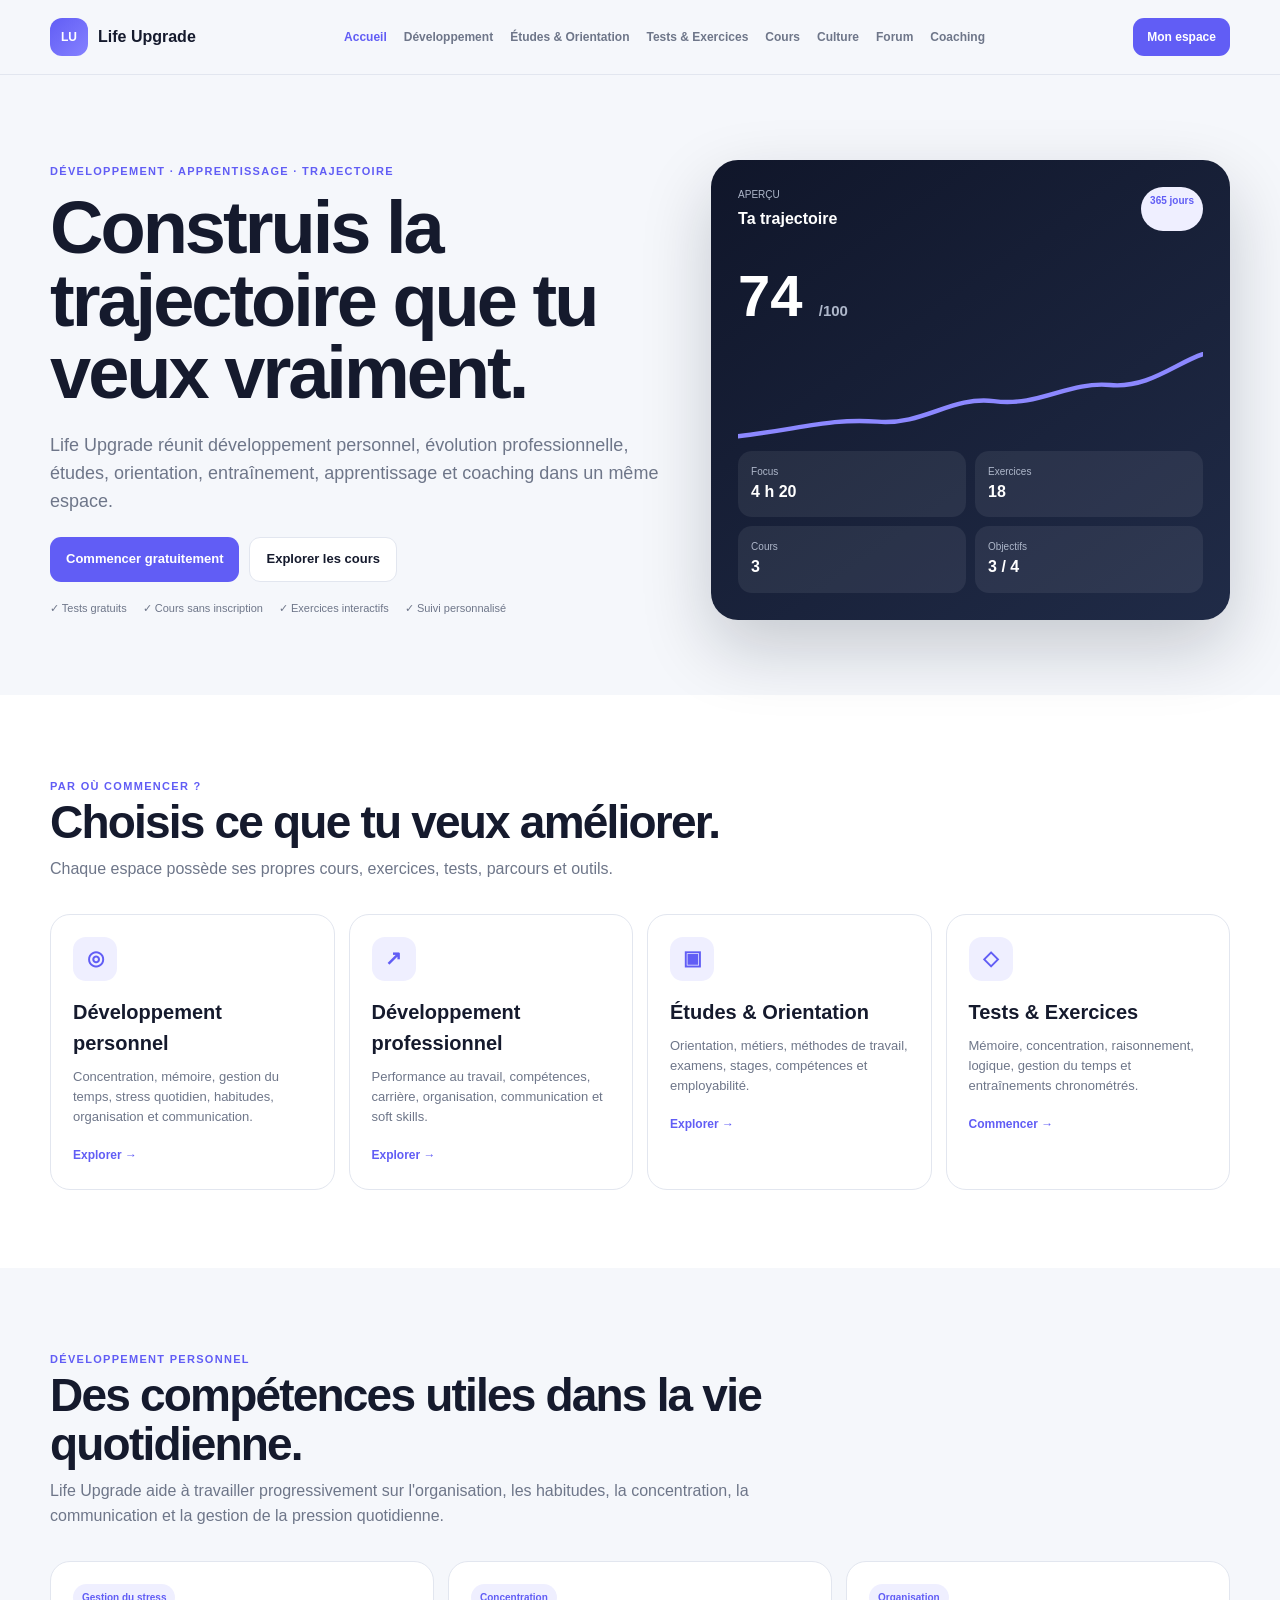
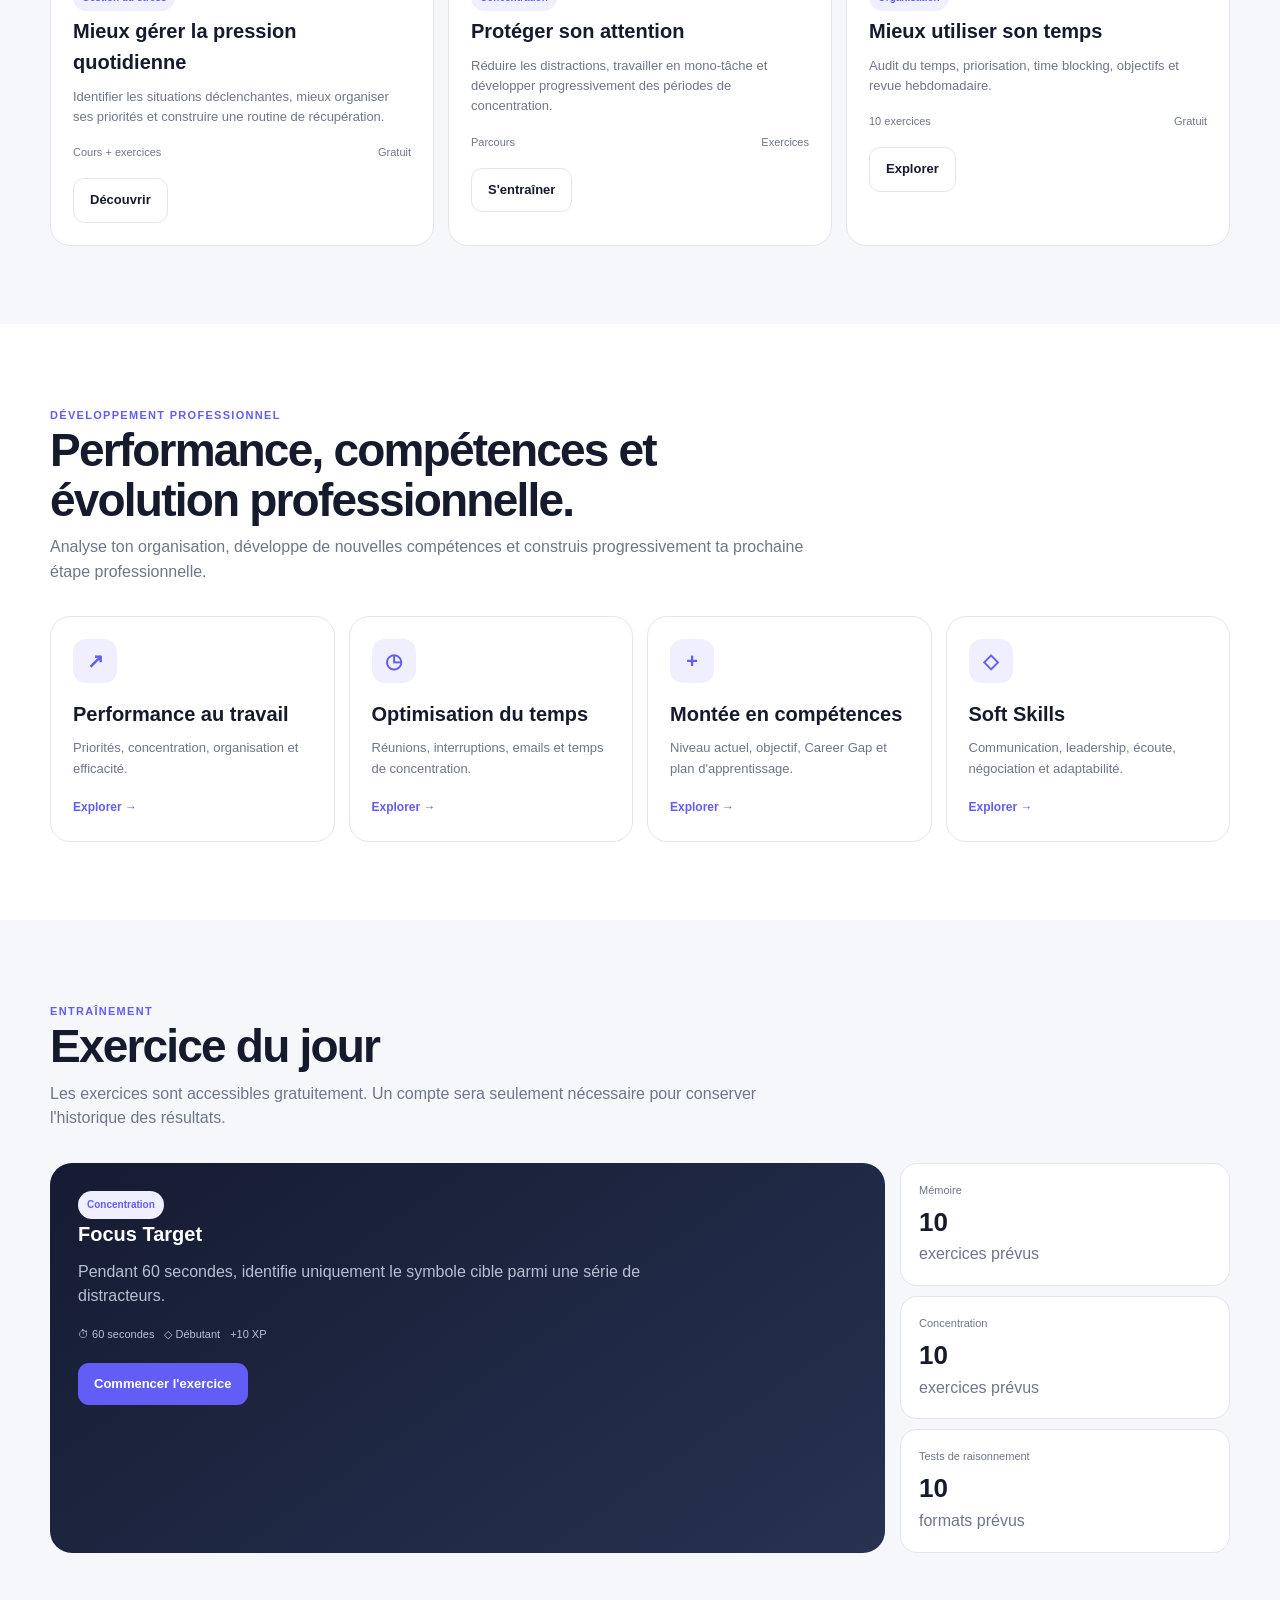
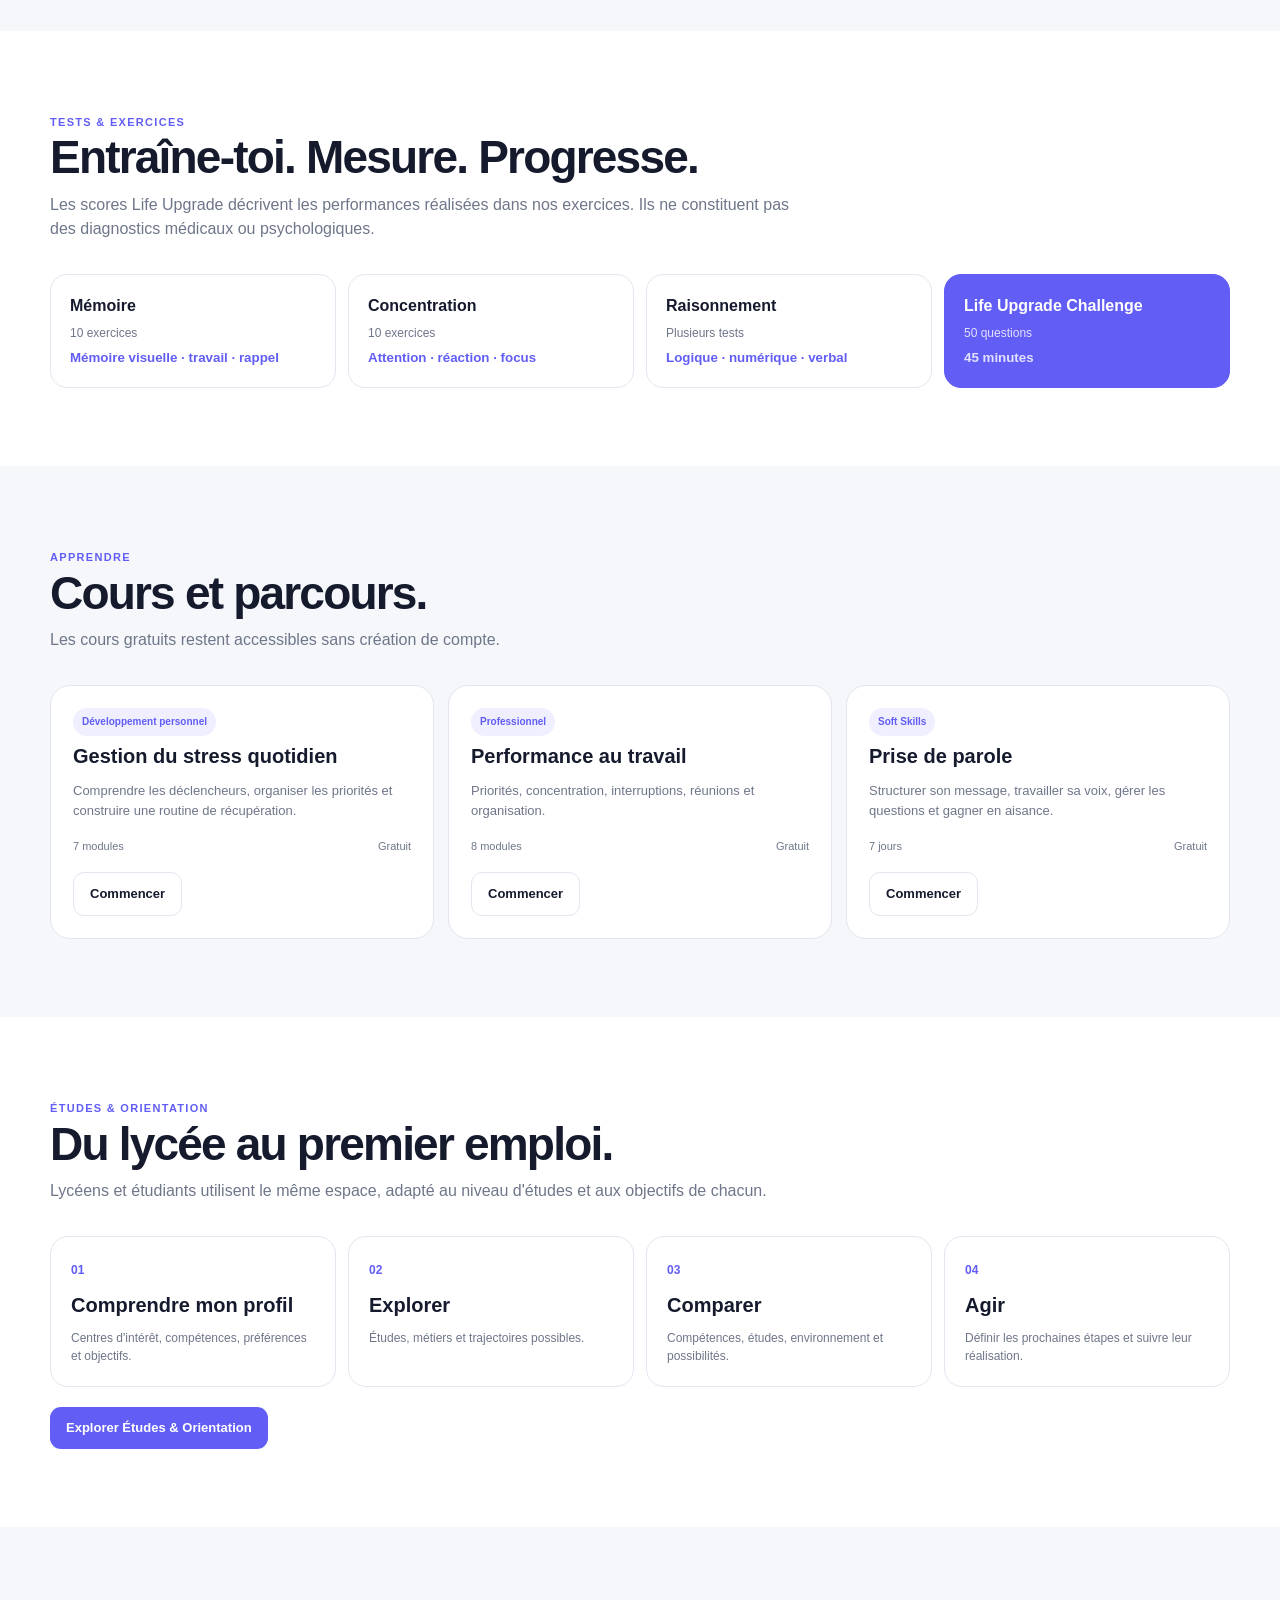
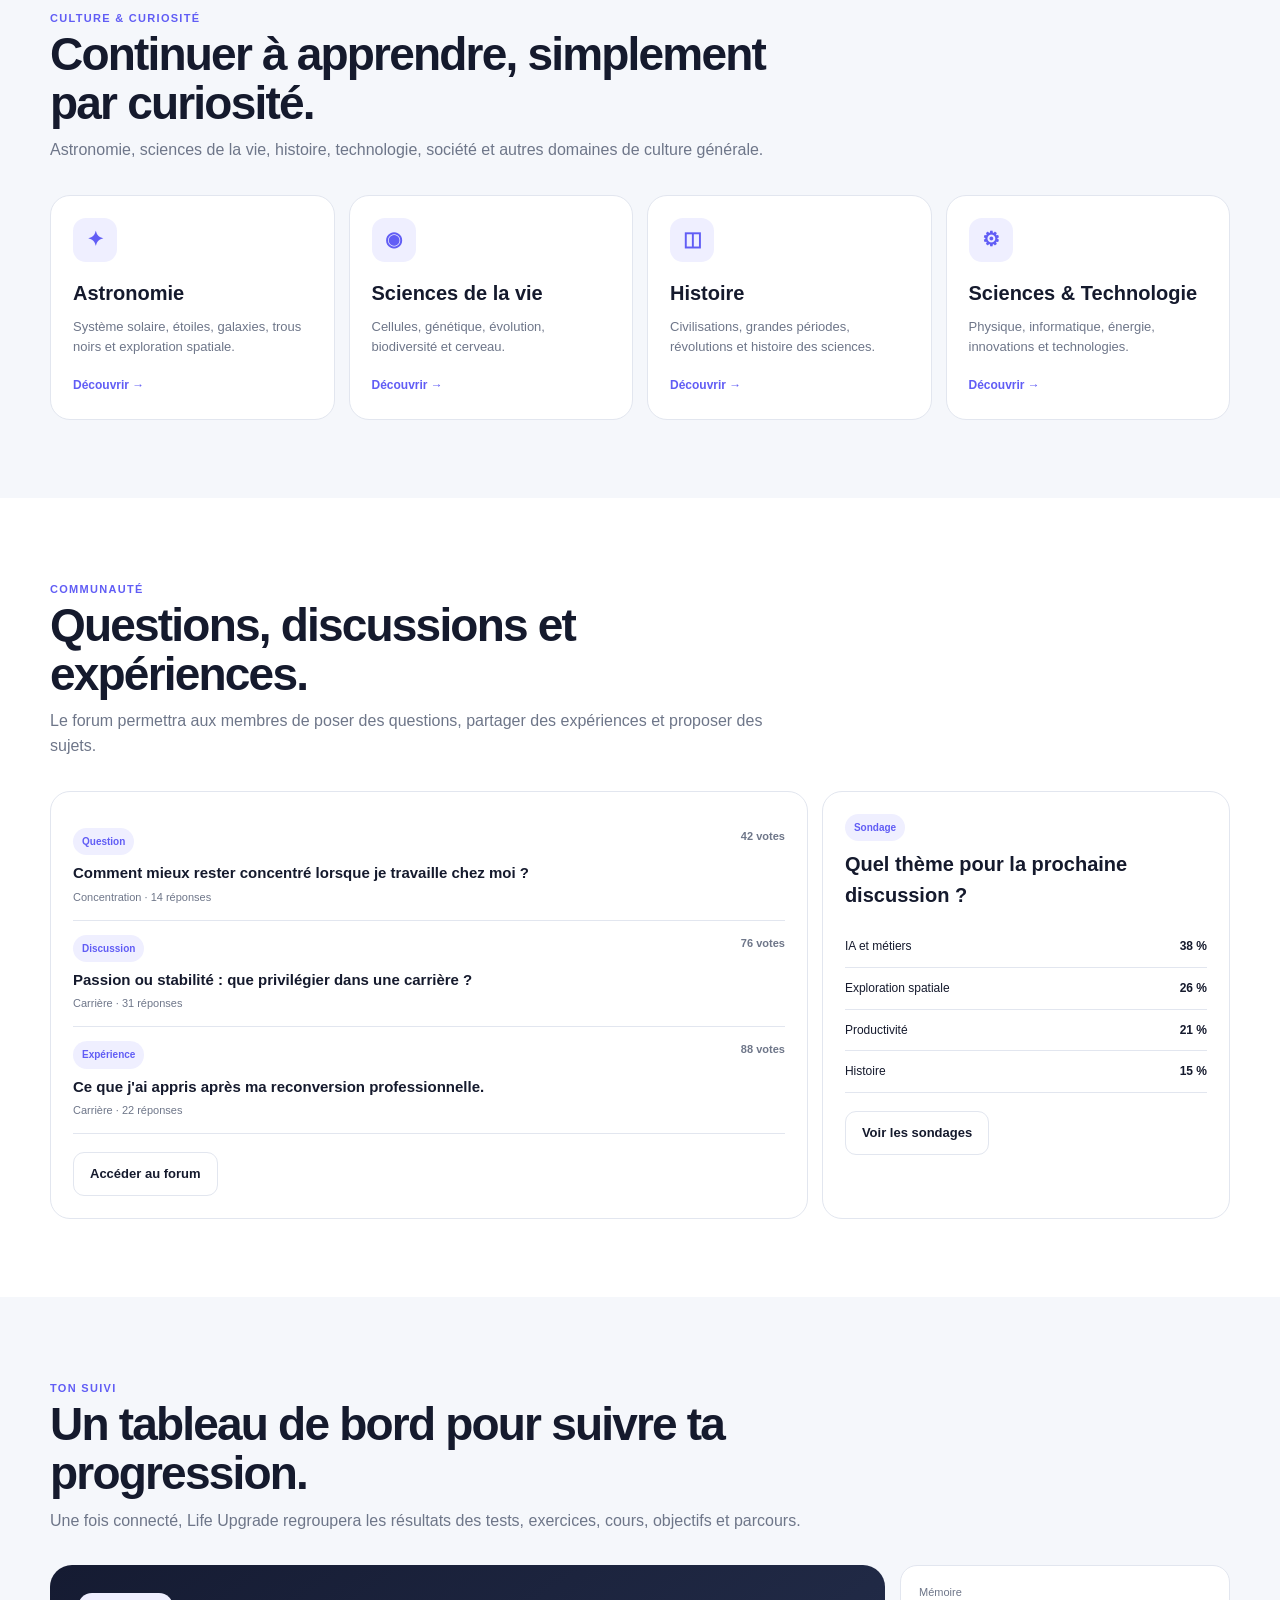
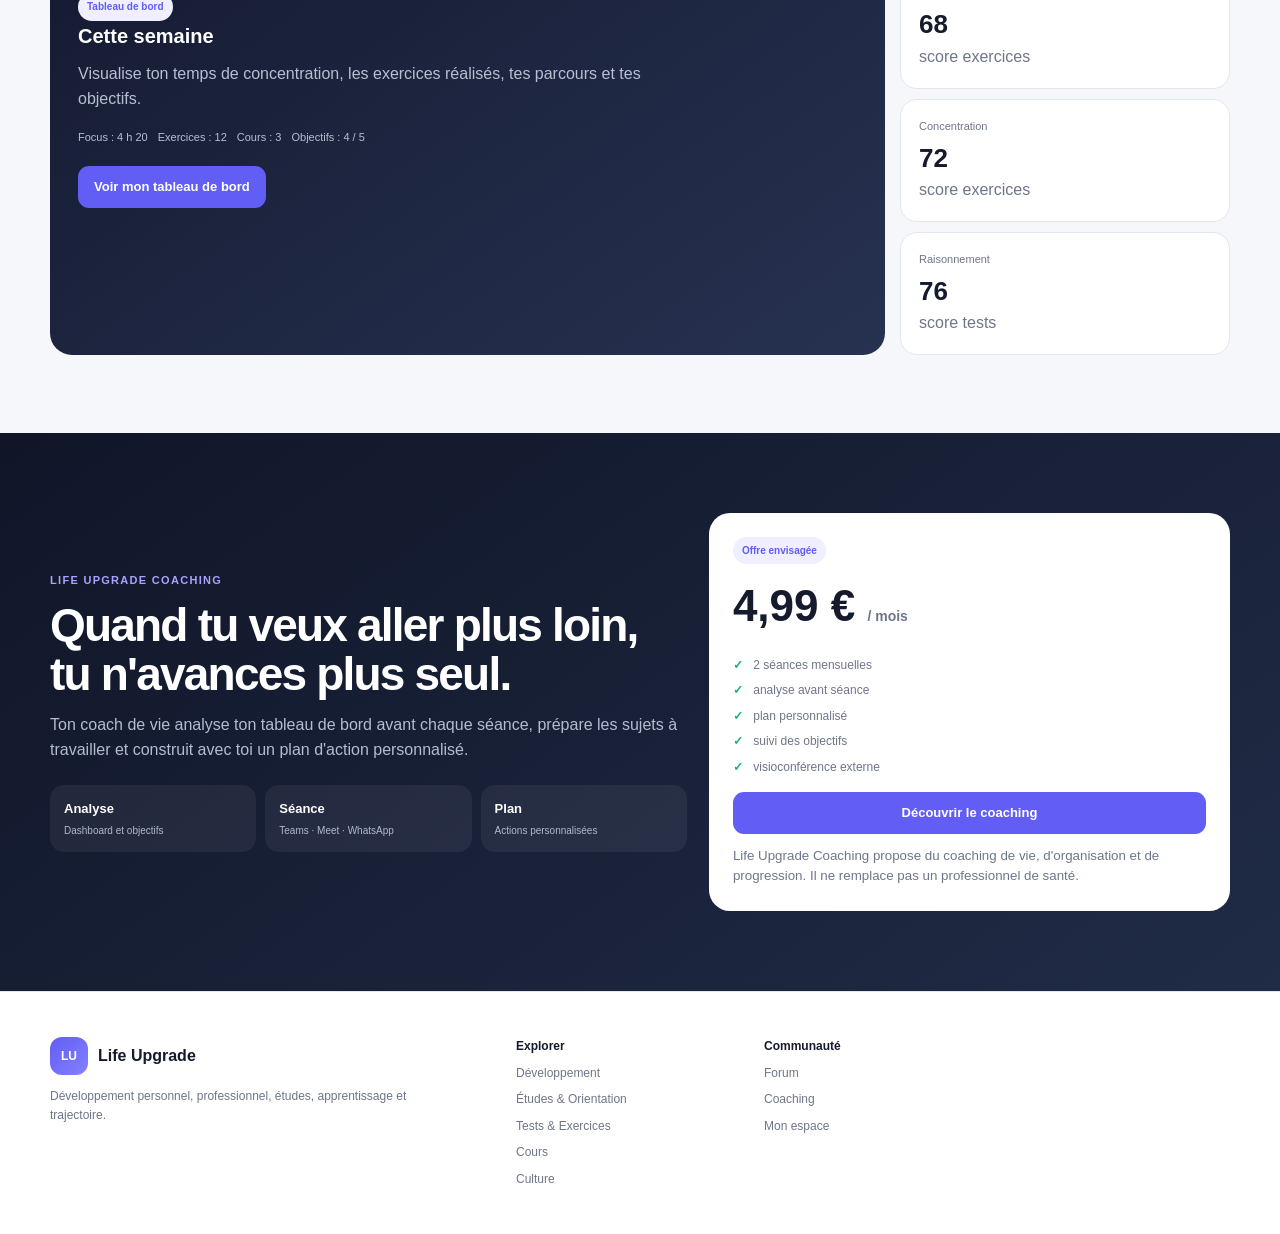
<file: index.html>
<!DOCTYPE html>
<html lang="fr">

<head>
  <meta charset="UTF-8">

  <meta
    name="viewport"
    content="width=device-width, initial-scale=1"
  >

  <title>
    Life Upgrade — Développement personnel & professionnel
  </title>

  <meta
    name="description"
    content="Life Upgrade : développement personnel, professionnel, études, orientation, tests, exercices, cours, culture, communauté et coaching."
  >

  <!--
    IMPORTANT :
    Le design du site se trouve maintenant dans style.css.
    index.html et style.css doivent être au même niveau dans GitHub.
  -->
  <link rel="stylesheet" href="style.css">

</head>


<body>


<!-- =========================================================
     NAVIGATION
========================================================= -->

<header class="header">

  <div class="container nav">

    <a class="logo" href="index.html">

      <span class="logo-icon">
        LU
      </span>

      <span>
        Life Upgrade
      </span>

    </a>


    <nav class="menu">

      <a
        class="active"
        href="index.html"
      >
        Accueil
      </a>

      <a href="developpement.html">
        Développement
      </a>

      <a href="etudes.html">
        Études & Orientation
      </a>

      <a href="tests.html">
        Tests & Exercices
      </a>

      <a href="cours.html">
        Cours
      </a>

      <a href="culture.html">
        Culture
      </a>

      <a href="forum.html">
        Forum
      </a>

      <a href="coaching.html">
        Coaching
      </a>

    </nav>


    <a
      class="account-button"
      href="dashboard.html"
    >
      Mon espace
    </a>

  </div>

</header>



<main>


<!-- =========================================================
     HERO
========================================================= -->

<section class="hero">

  <div class="container hero-grid">


    <!-- TEXTE HERO -->

    <div>

      <div class="eyebrow">
        DÉVELOPPEMENT · APPRENTISSAGE · TRAJECTOIRE
      </div>


      <h1>
        Construis la trajectoire
        que tu veux vraiment.
      </h1>


      <p class="hero-text">

        Life Upgrade réunit développement personnel,
        évolution professionnelle, études, orientation,
        entraînement, apprentissage et coaching dans
        un même espace.

      </p>


      <div class="hero-buttons">

        <a
          class="button primary"
          href="tests.html"
        >
          Commencer gratuitement
        </a>


        <a
          class="button secondary"
          href="cours.html"
        >
          Explorer les cours
        </a>

      </div>


      <div class="trust">

        <span>
          ✓ Tests gratuits
        </span>

        <span>
          ✓ Cours sans inscription
        </span>

        <span>
          ✓ Exercices interactifs
        </span>

        <span>
          ✓ Suivi personnalisé
        </span>

      </div>

    </div>



    <!-- CARTE TRAJECTOIRE -->

    <div class="trajectory-card">


      <div class="trajectory-head">

        <div>

          <small>
            APERÇU
          </small>

          <strong>
            Ta trajectoire
          </strong>

        </div>


        <span class="badge">
          365 jours
        </span>

      </div>



      <div class="trajectory-score">

        74

        <span>
          /100
        </span>

      </div>



      <div class="trajectory-chart">

        <svg
          viewBox="0 0 600 150"
          preserveAspectRatio="none"
        >

          <path
            d="
              M0 130
              C80 120 120 105 180 110
              C240 115 275 75 330 82
              C390 90 425 55 480 60
              C530 65 565 30 600 18
            "
            fill="none"
            stroke="#8c88ff"
            stroke-width="6"
            stroke-linecap="round"
          />

        </svg>

      </div>



      <div class="trajectory-stats">


        <div>

          <span>
            Focus
          </span>

          <strong>
            4 h 20
          </strong>

        </div>


        <div>

          <span>
            Exercices
          </span>

          <strong>
            18
          </strong>

        </div>


        <div>

          <span>
            Cours
          </span>

          <strong>
            3
          </strong>

        </div>


        <div>

          <span>
            Objectifs
          </span>

          <strong>
            3 / 4
          </strong>

        </div>


      </div>

    </div>

  </div>

</section>



<!-- =========================================================
     CHOIX PRINCIPAUX
========================================================= -->

<section class="section white">

  <div class="container">


    <div class="section-title">

      <span class="eyebrow">
        PAR OÙ COMMENCER ?
      </span>


      <h2>
        Choisis ce que tu veux améliorer.
      </h2>


      <p>

        Chaque espace possède ses propres cours,
        exercices, tests, parcours et outils.

      </p>

    </div>



    <div class="choice-grid">


      <!-- PERSONNEL -->

      <a
        class="choice-card"
        href="developpement.html"
      >

        <div class="choice-icon">
          ◎
        </div>


        <h3>
          Développement personnel
        </h3>


        <p>

          Concentration, mémoire, gestion du temps,
          stress quotidien, habitudes, organisation
          et communication.

        </p>


        <span>
          Explorer →
        </span>

      </a>



      <!-- PROFESSIONNEL -->

      <a
        class="choice-card"
        href="developpement.html#professionnel"
      >

        <div class="choice-icon">
          ↗
        </div>


        <h3>
          Développement professionnel
        </h3>


        <p>

          Performance au travail, compétences,
          carrière, organisation, communication
          et soft skills.

        </p>


        <span>
          Explorer →
        </span>

      </a>



      <!-- ETUDES -->

      <a
        class="choice-card"
        href="etudes.html"
      >

        <div class="choice-icon">
          ▣
        </div>


        <h3>
          Études & Orientation
        </h3>


        <p>

          Orientation, métiers, méthodes de travail,
          examens, stages, compétences et employabilité.

        </p>


        <span>
          Explorer →
        </span>

      </a>



      <!-- TESTS -->

      <a
        class="choice-card"
        href="tests.html"
      >

        <div class="choice-icon">
          ◇
        </div>


        <h3>
          Tests & Exercices
        </h3>


        <p>

          Mémoire, concentration, raisonnement,
          logique, gestion du temps et entraînements
          chronométrés.

        </p>


        <span>
          Commencer →
        </span>

      </a>


    </div>

  </div>

</section>



<!-- =========================================================
     DÉVELOPPEMENT PERSONNEL
========================================================= -->

<section class="section">

  <div class="container">


    <div class="section-title">

      <span class="eyebrow">
        DÉVELOPPEMENT PERSONNEL
      </span>


      <h2>
        Des compétences utiles
        dans la vie quotidienne.
      </h2>


      <p>

        Life Upgrade aide à travailler progressivement
        sur l'organisation, les habitudes, la concentration,
        la communication et la gestion de la pression quotidienne.

      </p>

    </div>



    <div class="course-grid">


      <article class="course-card">

        <span class="badge">
          Gestion du stress
        </span>


        <h3>
          Mieux gérer la pression quotidienne
        </h3>


        <p>

          Identifier les situations déclenchantes,
          mieux organiser ses priorités et construire
          une routine de récupération.

        </p>


        <div class="course-meta">

          <span>
            Cours + exercices
          </span>

          <span>
            Gratuit
          </span>

        </div>


        <a
          class="button secondary"
          href="developpement.html"
        >
          Découvrir
        </a>

      </article>



      <article class="course-card">

        <span class="badge">
          Concentration
        </span>


        <h3>
          Protéger son attention
        </h3>


        <p>

          Réduire les distractions,
          travailler en mono-tâche
          et développer progressivement
          des périodes de concentration.

        </p>


        <div class="course-meta">

          <span>
            Parcours
          </span>

          <span>
            Exercices
          </span>

        </div>


        <a
          class="button secondary"
          href="tests.html"
        >
          S'entraîner
        </a>

      </article>



      <article class="course-card">

        <span class="badge">
          Organisation
        </span>


        <h3>
          Mieux utiliser son temps
        </h3>


        <p>

          Audit du temps, priorisation,
          time blocking, objectifs
          et revue hebdomadaire.

        </p>


        <div class="course-meta">

          <span>
            10 exercices
          </span>

          <span>
            Gratuit
          </span>

        </div>


        <a
          class="button secondary"
          href="developpement.html"
        >
          Explorer
        </a>

      </article>


    </div>

  </div>

</section>



<!-- =========================================================
     DÉVELOPPEMENT PROFESSIONNEL
========================================================= -->

<section class="section white">

  <div class="container">


    <div class="section-title">

      <span class="eyebrow">
        DÉVELOPPEMENT PROFESSIONNEL
      </span>


      <h2>
        Performance, compétences
        et évolution professionnelle.
      </h2>


      <p>

        Analyse ton organisation,
        développe de nouvelles compétences
        et construis progressivement
        ta prochaine étape professionnelle.

      </p>

    </div>



    <div class="choice-grid">


      <a
        class="choice-card"
        href="developpement.html#performance"
      >

        <div class="choice-icon">
          ↗
        </div>

        <h3>
          Performance au travail
        </h3>

        <p>
          Priorités, concentration,
          organisation et efficacité.
        </p>

        <span>
          Explorer →
        </span>

      </a>



      <a
        class="choice-card"
        href="developpement.html#temps"
      >

        <div class="choice-icon">
          ◷
        </div>

        <h3>
          Optimisation du temps
        </h3>

        <p>
          Réunions, interruptions,
          emails et temps de concentration.
        </p>

        <span>
          Explorer →
        </span>

      </a>



      <a
        class="choice-card"
        href="developpement.html#competences"
      >

        <div class="choice-icon">
          +
        </div>

        <h3>
          Montée en compétences
        </h3>

        <p>
          Niveau actuel, objectif,
          Career Gap et plan d'apprentissage.
        </p>

        <span>
          Explorer →
        </span>

      </a>



      <a
        class="choice-card"
        href="developpement.html#soft-skills"
      >

        <div class="choice-icon">
          ◇
        </div>

        <h3>
          Soft Skills
        </h3>

        <p>
          Communication, leadership,
          écoute, négociation et adaptabilité.
        </p>

        <span>
          Explorer →
        </span>

      </a>


    </div>

  </div>

</section>



<!-- =========================================================
     EXERCICE DU JOUR
========================================================= -->

<section class="section">

  <div class="container">


    <div class="section-title">

      <span class="eyebrow">
        ENTRAÎNEMENT
      </span>


      <h2>
        Exercice du jour
      </h2>


      <p>

        Les exercices sont accessibles gratuitement.
        Un compte sera seulement nécessaire
        pour conserver l'historique des résultats.

      </p>

    </div>



    <div class="feature-layout">


      <div class="feature-main">


        <span class="badge">
          Concentration
        </span>


        <h3>
          Focus Target
        </h3>


        <p>

          Pendant 60 secondes,
          identifie uniquement le symbole cible
          parmi une série de distracteurs.

        </p>


        <div class="feature-info">

          <span>
            ⏱ 60 secondes
          </span>

          <span>
            ◇ Débutant
          </span>

          <span>
            +10 XP
          </span>

        </div>


        <a
          class="button primary"
          href="tests.html"
        >
          Commencer l'exercice
        </a>


      </div>



      <div class="feature-side">


        <div class="mini-stat">

          <span>
            Mémoire
          </span>

          <strong>
            10
          </strong>

          <p>
            exercices prévus
          </p>

        </div>


        <div class="mini-stat">

          <span>
            Concentration
          </span>

          <strong>
            10
          </strong>

          <p>
            exercices prévus
          </p>

        </div>


        <div class="mini-stat">

          <span>
            Tests de raisonnement
          </span>

          <strong>
            10
          </strong>

          <p>
            formats prévus
          </p>

        </div>


      </div>

    </div>

  </div>

</section>



<!-- =========================================================
     TESTS
========================================================= -->

<section class="section white">

  <div class="container">


    <div class="section-title">

      <span class="eyebrow">
        TESTS & EXERCICES
      </span>


      <h2>
        Entraîne-toi.
        Mesure.
        Progresse.
      </h2>


      <p>

        Les scores Life Upgrade décrivent
        les performances réalisées dans nos exercices.
        Ils ne constituent pas des diagnostics
        médicaux ou psychologiques.

      </p>

    </div>



    <div class="test-preview-grid">


      <a
        href="tests.html"
        class="test-preview"
      >

        <strong>
          Mémoire
        </strong>

        <span>
          10 exercices
        </span>

        <small>
          Mémoire visuelle · travail · rappel
        </small>

      </a>



      <a
        href="tests.html"
        class="test-preview"
      >

        <strong>
          Concentration
        </strong>

        <span>
          10 exercices
        </span>

        <small>
          Attention · réaction · focus
        </small>

      </a>



      <a
        href="tests.html"
        class="test-preview"
      >

        <strong>
          Raisonnement
        </strong>

        <span>
          Plusieurs tests
        </span>

        <small>
          Logique · numérique · verbal
        </small>

      </a>



      <a
        href="tests.html"
        class="test-preview highlight"
      >

        <strong>
          Life Upgrade Challenge
        </strong>

        <span>
          50 questions
        </span>

        <small>
          45 minutes
        </small>

      </a>


    </div>

  </div>

</section>



<!-- =========================================================
     COURS
========================================================= -->

<section class="section">

  <div class="container">


    <div class="section-title">

      <span class="eyebrow">
        APPRENDRE
      </span>


      <h2>
        Cours et parcours.
      </h2>


      <p>

        Les cours gratuits restent accessibles
        sans création de compte.

      </p>

    </div>



    <div class="course-grid">


      <article class="course-card">


        <span class="badge">
          Développement personnel
        </span>


        <h3>
          Gestion du stress quotidien
        </h3>


        <p>

          Comprendre les déclencheurs,
          organiser les priorités
          et construire une routine
          de récupération.

        </p>


        <div class="course-meta">

          <span>
            7 modules
          </span>

          <span>
            Gratuit
          </span>

        </div>


        <a
          class="button secondary"
          href="cours.html"
        >
          Commencer
        </a>


      </article>



      <article class="course-card">


        <span class="badge">
          Professionnel
        </span>


        <h3>
          Performance au travail
        </h3>


        <p>

          Priorités, concentration,
          interruptions, réunions
          et organisation.

        </p>


        <div class="course-meta">

          <span>
            8 modules
          </span>

          <span>
            Gratuit
          </span>

        </div>


        <a
          class="button secondary"
          href="cours.html"
        >
          Commencer
        </a>


      </article>



      <article class="course-card">


        <span class="badge">
          Soft Skills
        </span>


        <h3>
          Prise de parole
        </h3>


        <p>

          Structurer son message,
          travailler sa voix,
          gérer les questions
          et gagner en aisance.

        </p>


        <div class="course-meta">

          <span>
            7 jours
          </span>

          <span>
            Gratuit
          </span>

        </div>


        <a
          class="button secondary"
          href="cours.html"
        >
          Commencer
        </a>


      </article>


    </div>

  </div>

</section>



<!-- =========================================================
     ÉTUDES & ORIENTATION
========================================================= -->

<section class="section white">

  <div class="container">


    <div class="section-title">

      <span class="eyebrow">
        ÉTUDES & ORIENTATION
      </span>


      <h2>
        Du lycée au premier emploi.
      </h2>


      <p>

        Lycéens et étudiants utilisent
        le même espace, adapté au niveau d'études
        et aux objectifs de chacun.

      </p>

    </div>



    <div class="steps">


      <div class="step">

        <span>
          01
        </span>

        <h3>
          Comprendre mon profil
        </h3>

        <p>

          Centres d'intérêt,
          compétences,
          préférences
          et objectifs.

        </p>

      </div>



      <div class="step">

        <span>
          02
        </span>

        <h3>
          Explorer
        </h3>

        <p>

          Études,
          métiers
          et trajectoires possibles.

        </p>

      </div>



      <div class="step">

        <span>
          03
        </span>

        <h3>
          Comparer
        </h3>

        <p>

          Compétences,
          études,
          environnement
          et possibilités.

        </p>

      </div>



      <div class="step">

        <span>
          04
        </span>

        <h3>
          Agir
        </h3>

        <p>

          Définir les prochaines étapes
          et suivre leur réalisation.

        </p>

      </div>


    </div>



    <a
      class="button primary"
      href="etudes.html"
    >
      Explorer Études & Orientation
    </a>


  </div>

</section>



<!-- =========================================================
     CULTURE
========================================================= -->

<section class="section">

  <div class="container">


    <div class="section-title">

      <span class="eyebrow">
        CULTURE & CURIOSITÉ
      </span>


      <h2>
        Continuer à apprendre,
        simplement par curiosité.
      </h2>


      <p>

        Astronomie, sciences de la vie,
        histoire, technologie, société
        et autres domaines de culture générale.

      </p>

    </div>



    <div class="choice-grid">


      <a
        class="choice-card"
        href="culture.html"
      >

        <div class="choice-icon">
          ✦
        </div>

        <h3>
          Astronomie
        </h3>

        <p>

          Système solaire,
          étoiles, galaxies,
          trous noirs et exploration spatiale.

        </p>

        <span>
          Découvrir →
        </span>

      </a>



      <a
        class="choice-card"
        href="culture.html"
      >

        <div class="choice-icon">
          ◉
        </div>

        <h3>
          Sciences de la vie
        </h3>

        <p>

          Cellules, génétique,
          évolution, biodiversité
          et cerveau.

        </p>

        <span>
          Découvrir →
        </span>

      </a>



      <a
        class="choice-card"
        href="culture.html"
      >

        <div class="choice-icon">
          ◫
        </div>

        <h3>
          Histoire
        </h3>

        <p>

          Civilisations,
          grandes périodes,
          révolutions
          et histoire des sciences.

        </p>

        <span>
          Découvrir →
        </span>

      </a>



      <a
        class="choice-card"
        href="culture.html"
      >

        <div class="choice-icon">
          ⚙
        </div>

        <h3>
          Sciences & Technologie
        </h3>

        <p>

          Physique,
          informatique,
          énergie,
          innovations et technologies.

        </p>

        <span>
          Découvrir →
        </span>

      </a>


    </div>

  </div>

</section>



<!-- =========================================================
     COMMUNAUTÉ
========================================================= -->

<section class="section white">

  <div class="container">


    <div class="section-title">

      <span class="eyebrow">
        COMMUNAUTÉ
      </span>


      <h2>
        Questions,
        discussions
        et expériences.
      </h2>


      <p>

        Le forum permettra aux membres
        de poser des questions,
        partager des expériences
        et proposer des sujets.

      </p>

    </div>



    <div class="community-grid">


      <!-- FORUM -->

      <div class="community-main">


        <div class="forum-row">

          <div>

            <span class="badge">
              Question
            </span>

            <h3>

              Comment mieux rester concentré
              lorsque je travaille chez moi ?

            </h3>

            <p>
              Concentration · 14 réponses
            </p>

          </div>

          <strong>
            42 votes
          </strong>

        </div>



        <div class="forum-row">

          <div>

            <span class="badge">
              Discussion
            </span>

            <h3>

              Passion ou stabilité :
              que privilégier dans une carrière ?

            </h3>

            <p>
              Carrière · 31 réponses
            </p>

          </div>

          <strong>
            76 votes
          </strong>

        </div>



        <div class="forum-row">

          <div>

            <span class="badge">
              Expérience
            </span>

            <h3>

              Ce que j'ai appris
              après ma reconversion professionnelle.

            </h3>

            <p>
              Carrière · 22 réponses
            </p>

          </div>

          <strong>
            88 votes
          </strong>

        </div>



        <a
          class="button secondary"
          href="forum.html"
        >
          Accéder au forum
        </a>


      </div>



      <!-- SONDAGE -->

      <div class="poll">


        <span class="badge">
          Sondage
        </span>


        <h3>
          Quel thème pour
          la prochaine discussion ?
        </h3>



        <div class="poll-item">

          <span>
            IA et métiers
          </span>

          <strong>
            38 %
          </strong>

        </div>



        <div class="poll-item">

          <span>
            Exploration spatiale
          </span>

          <strong>
            26 %
          </strong>

        </div>



        <div class="poll-item">

          <span>
            Productivité
          </span>

          <strong>
            21 %
          </strong>

        </div>



        <div class="poll-item">

          <span>
            Histoire
          </span>

          <strong>
            15 %
          </strong>

        </div>



        <a
          class="button secondary"
          href="forum.html"
        >
          Voir les sondages
        </a>


      </div>

    </div>

  </div>

</section>



<!-- =========================================================
     TABLEAU DE BORD
========================================================= -->

<section class="section">

  <div class="container">


    <div class="section-title">

      <span class="eyebrow">
        TON SUIVI
      </span>


      <h2>
        Un tableau de bord
        pour suivre ta progression.
      </h2>


      <p>

        Une fois connecté,
        Life Upgrade regroupera les résultats
        des tests, exercices, cours,
        objectifs et parcours.

      </p>

    </div>



    <div class="feature-layout">


      <div class="feature-main">


        <span class="badge">
          Tableau de bord
        </span>


        <h3>
          Cette semaine
        </h3>


        <p>

          Visualise ton temps de concentration,
          les exercices réalisés,
          tes parcours et tes objectifs.

        </p>


        <div class="feature-info">

          <span>
            Focus : 4 h 20
          </span>

          <span>
            Exercices : 12
          </span>

          <span>
            Cours : 3
          </span>

          <span>
            Objectifs : 4 / 5
          </span>

        </div>


        <a
          class="button primary"
          href="dashboard.html"
        >
          Voir mon tableau de bord
        </a>


      </div>



      <div class="feature-side">


        <div class="mini-stat">

          <span>
            Mémoire
          </span>

          <strong>
            68
          </strong>

          <p>
            score exercices
          </p>

        </div>


        <div class="mini-stat">

          <span>
            Concentration
          </span>

          <strong>
            72
          </strong>

          <p>
            score exercices
          </p>

        </div>


        <div class="mini-stat">

          <span>
            Raisonnement
          </span>

          <strong>
            76
          </strong>

          <p>
            score tests
          </p>

        </div>


      </div>

    </div>

  </div>

</section>



<!-- =========================================================
     COACHING
========================================================= -->

<section class="coaching">

  <div class="container coaching-grid">


    <div>


      <div class="eyebrow light-eyebrow">
        LIFE UPGRADE COACHING
      </div>


      <h2>

        Quand tu veux aller plus loin,
        tu n'avances plus seul.

      </h2>


      <p>

        Ton coach de vie analyse ton tableau de bord
        avant chaque séance, prépare les sujets à travailler
        et construit avec toi un plan d'action personnalisé.

      </p>



      <div class="coach-steps">


        <div>

          <strong>
            Analyse
          </strong>

          <span>
            Dashboard et objectifs
          </span>

        </div>


        <div>

          <strong>
            Séance
          </strong>

          <span>
            Teams · Meet · WhatsApp
          </span>

        </div>


        <div>

          <strong>
            Plan
          </strong>

          <span>
            Actions personnalisées
          </span>

        </div>


      </div>

    </div>



    <div class="premium-card">


      <span class="badge">
        Offre envisagée
      </span>


      <div class="price">

        4,99 €

        <span>
          / mois
        </span>

      </div>


      <ul>

        <li>
          2 séances mensuelles
        </li>

        <li>
          analyse avant séance
        </li>

        <li>
          plan personnalisé
        </li>

        <li>
          suivi des objectifs
        </li>

        <li>
          visioconférence externe
        </li>

      </ul>


      <a
        class="button primary full"
        href="coaching.html"
      >
        Découvrir le coaching
      </a>


      <small>

        Life Upgrade Coaching propose
        du coaching de vie,
        d'organisation et de progression.
        Il ne remplace pas un professionnel de santé.

      </small>


    </div>

  </div>

</section>


</main>



<!-- =========================================================
     FOOTER
========================================================= -->

<footer>

  <div class="container footer-grid">


    <div>


      <a
        class="logo"
        href="index.html"
      >

        <span class="logo-icon">
          LU
        </span>

        <span>
          Life Upgrade
        </span>

      </a>


      <p>

        Développement personnel,
        professionnel, études,
        apprentissage et trajectoire.

      </p>


    </div>



    <div>

      <strong>
        Explorer
      </strong>

      <a href="developpement.html">
        Développement
      </a>

      <a href="etudes.html">
        Études & Orientation
      </a>

      <a href="tests.html">
        Tests & Exercices
      </a>

      <a href="cours.html">
        Cours
      </a>

      <a href="culture.html">
        Culture
      </a>

    </div>



    <div>

      <strong>
        Communauté
      </strong>

      <a href="forum.html">
        Forum
      </a>

      <a href="coaching.html">
        Coaching
      </a>

      <a href="dashboard.html">
        Mon espace
      </a>

    </div>


  </div>

</footer>


</body>

</html>
</file>
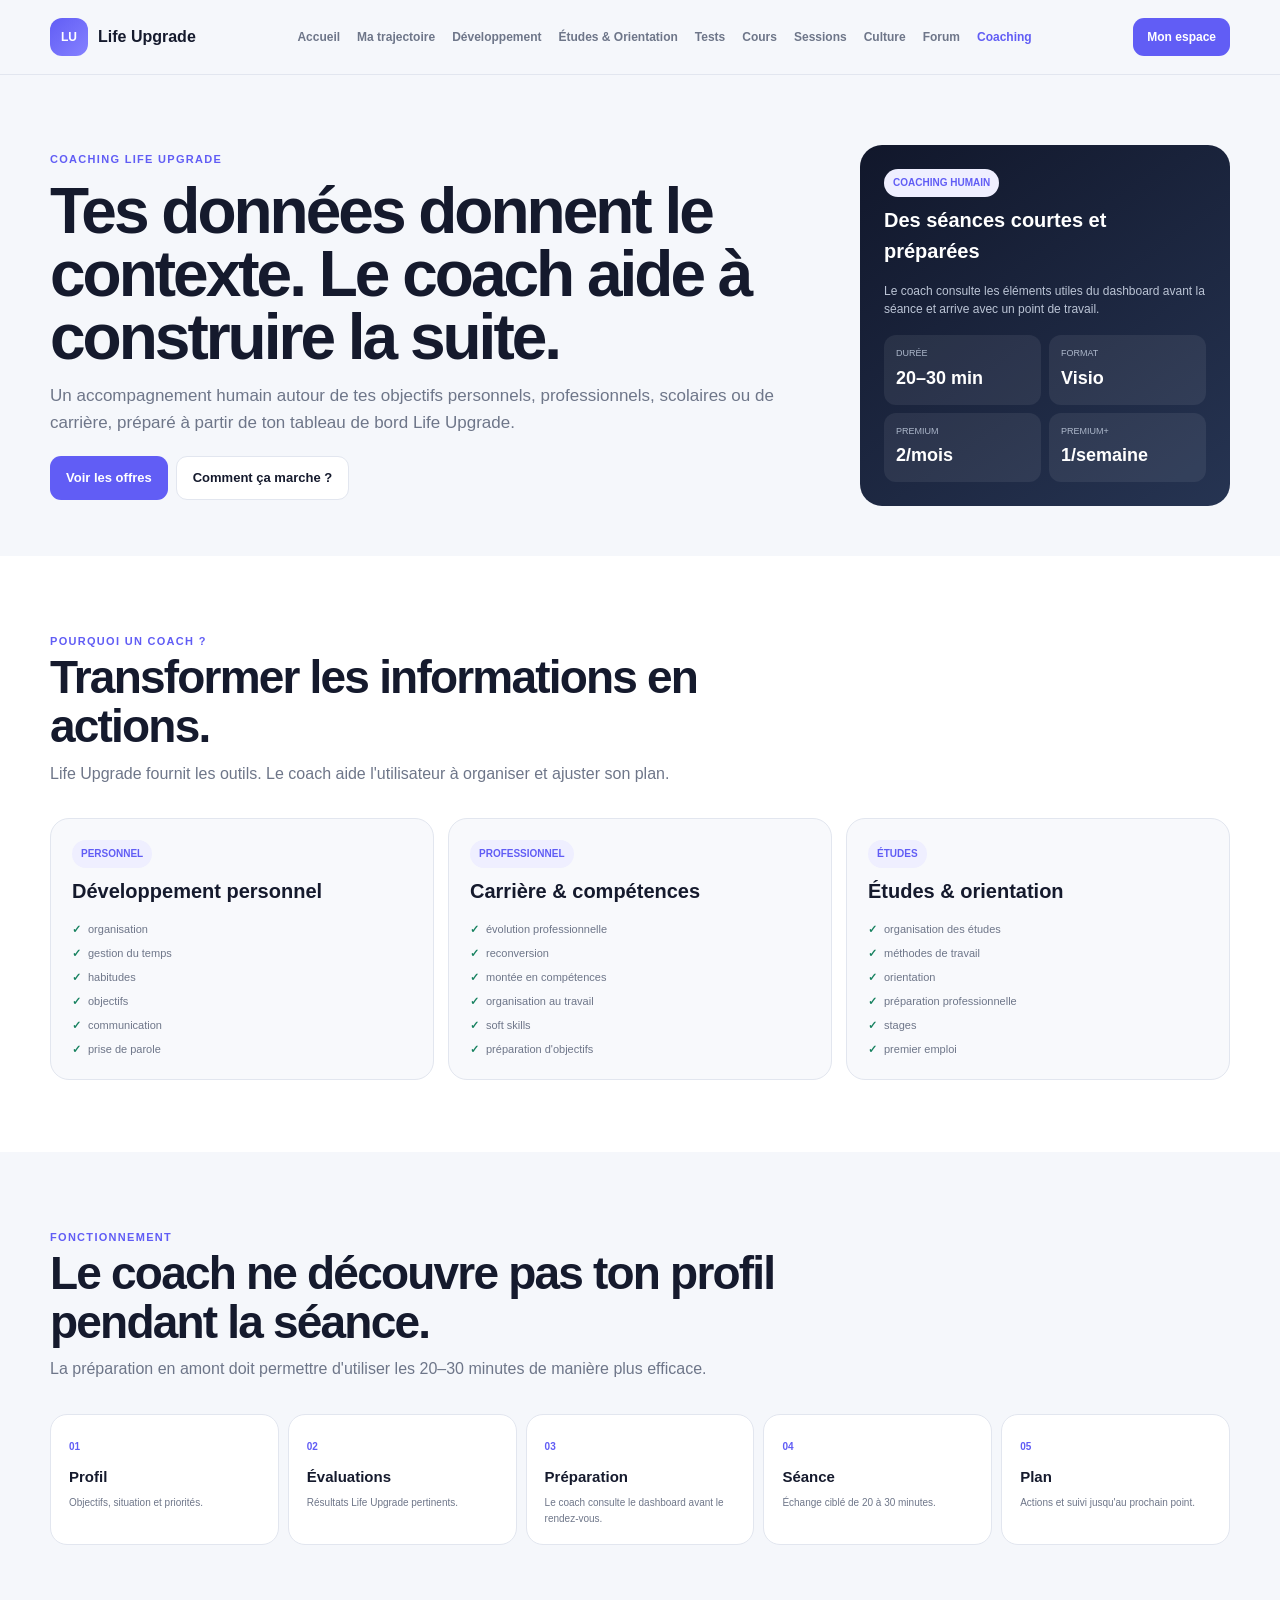
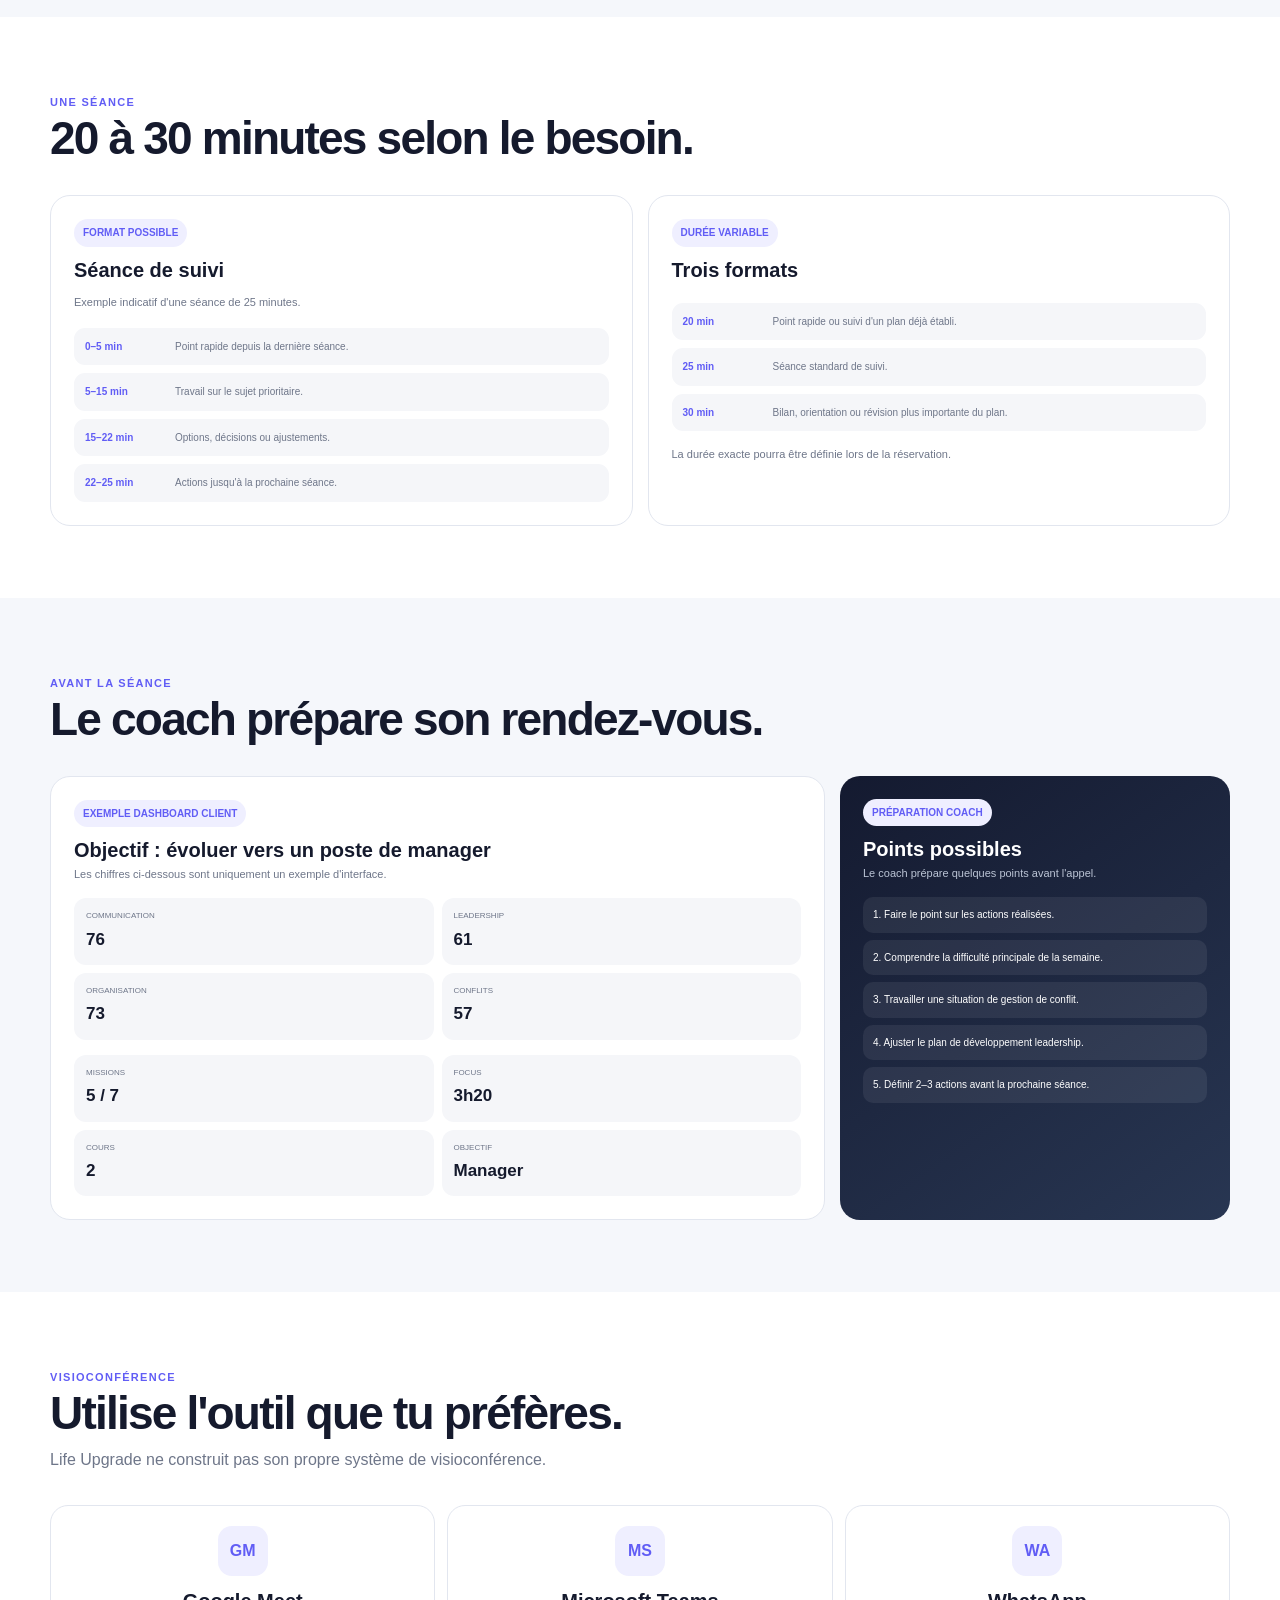
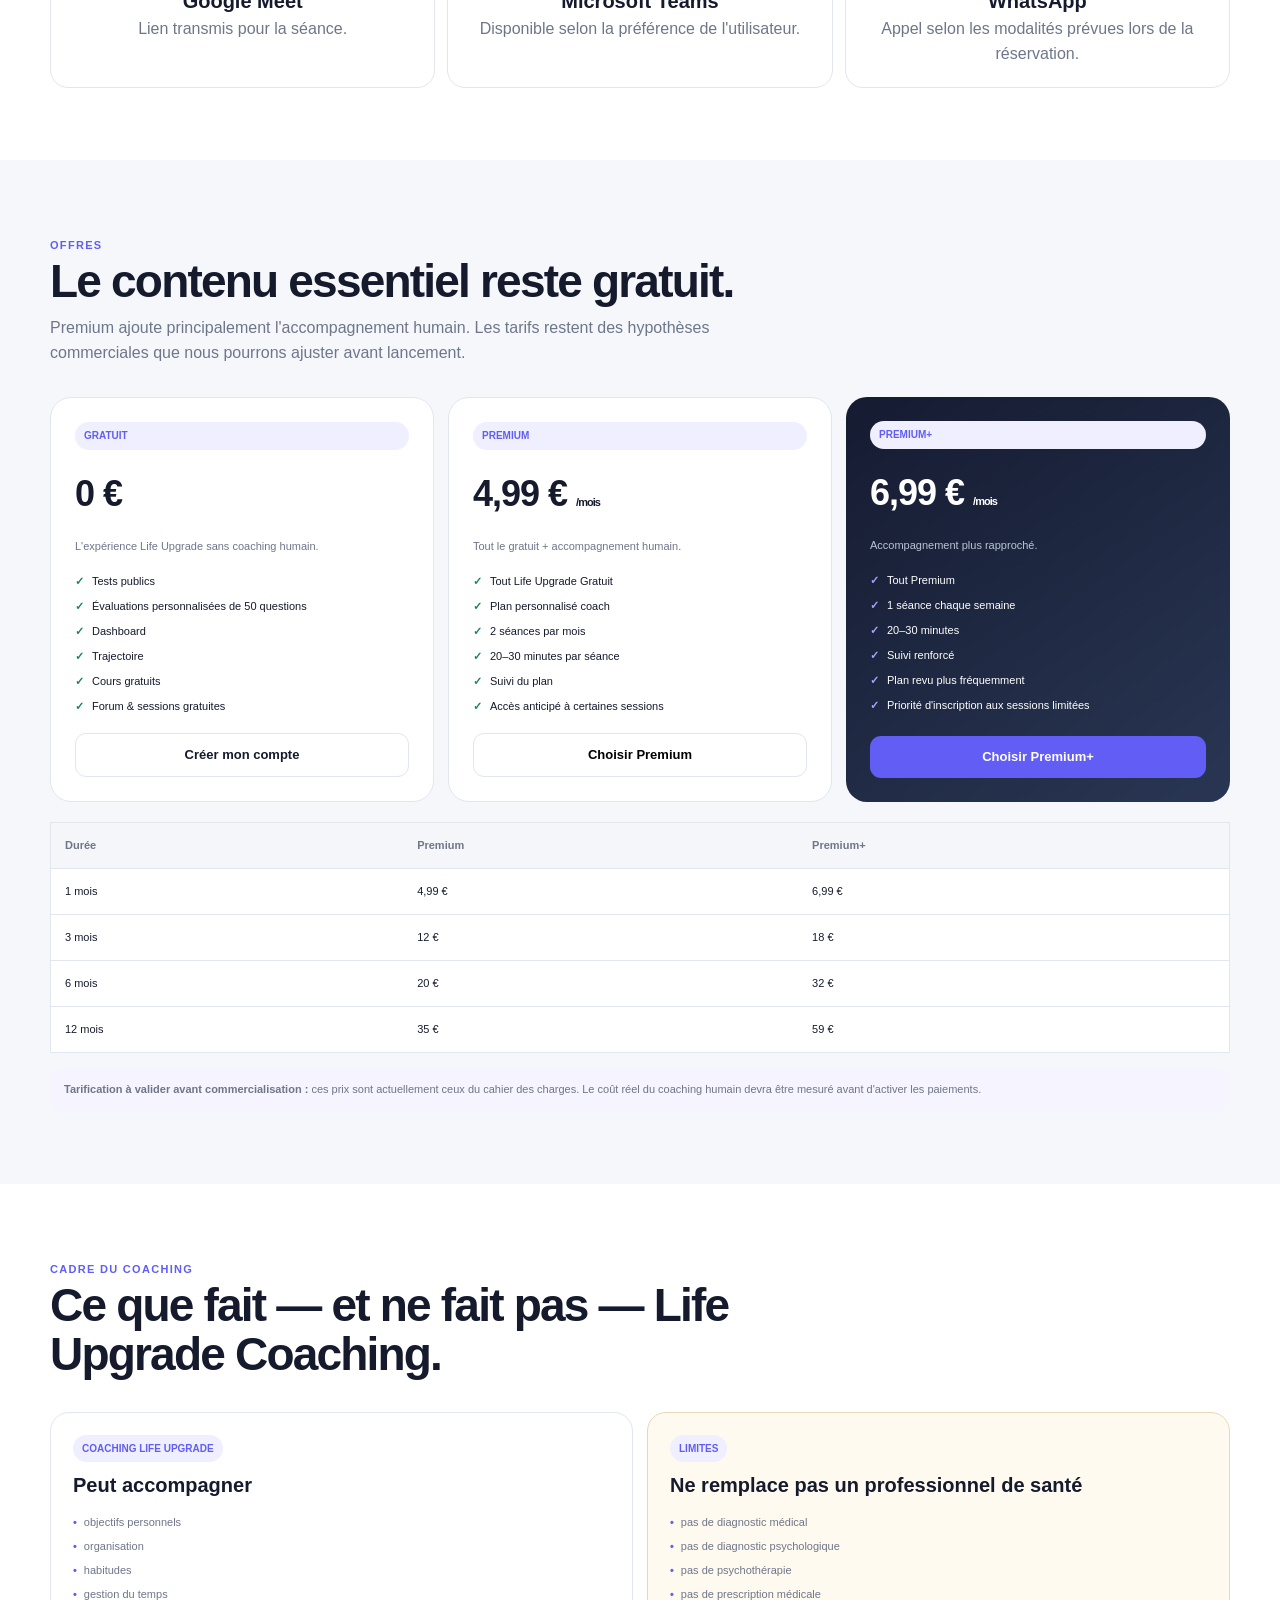
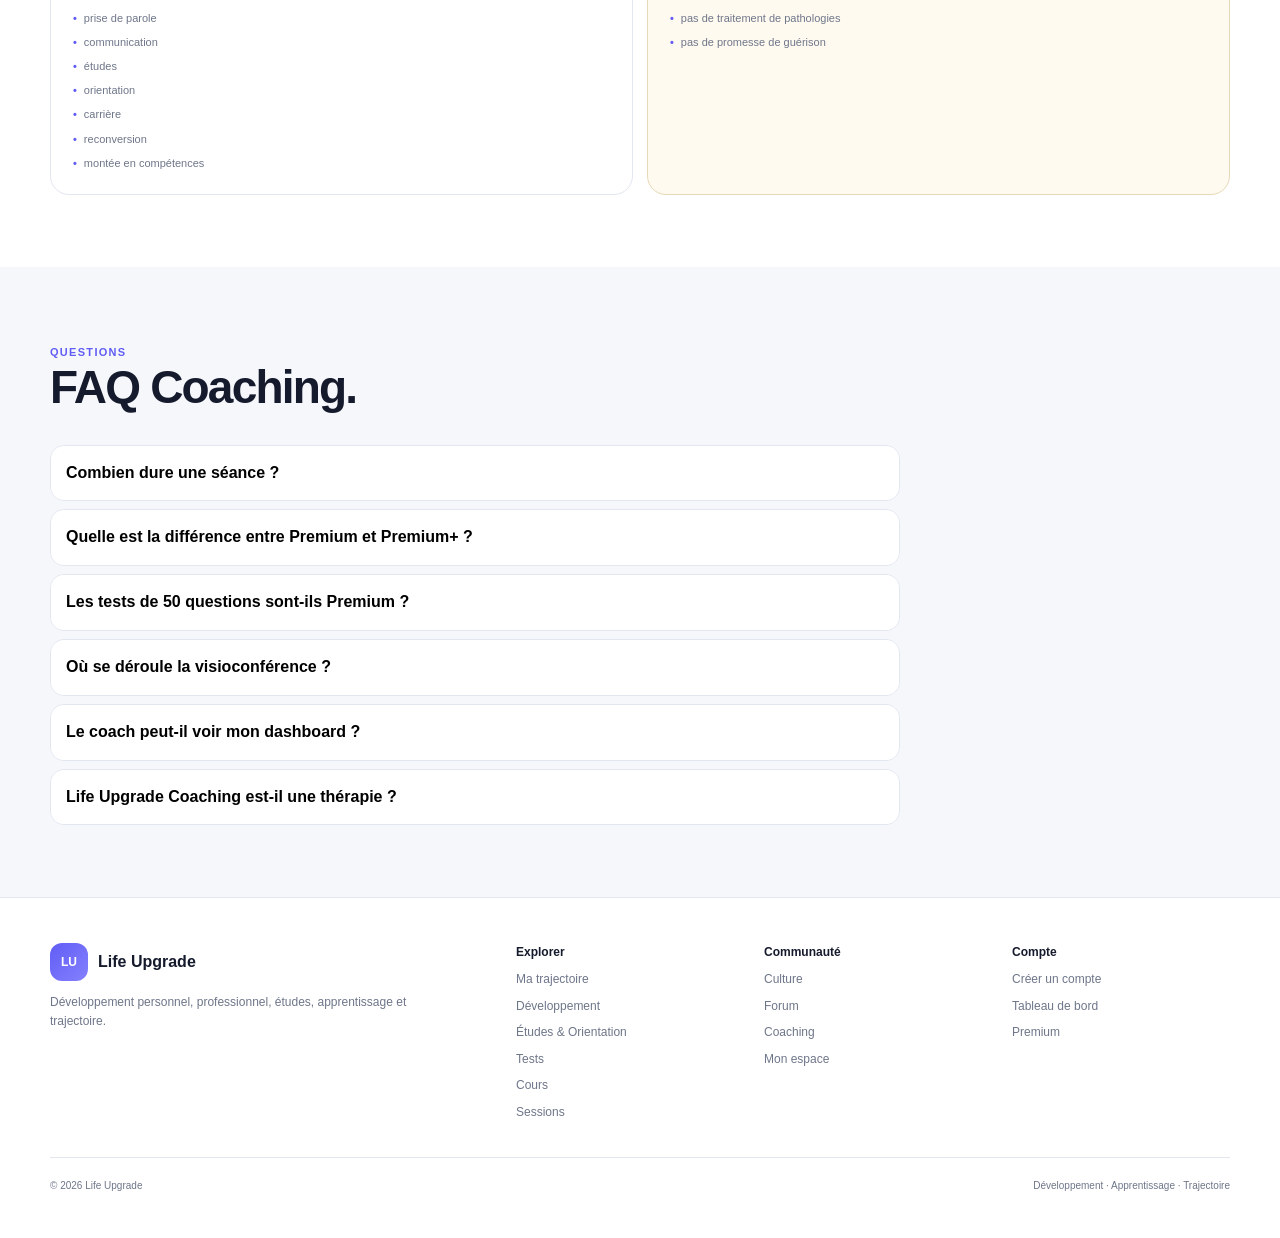
<file: coaching.html>
<!DOCTYPE html>
<html lang="fr">

<head>
<meta charset="UTF-8">
<meta name="viewport" content="width=device-width,initial-scale=1">

<title>Coaching — Life Upgrade</title>

<meta
  name="description"
  content="Life Upgrade Coaching : accompagnement personnel, professionnel, études, orientation et carrière avec plan personnalisé."
>

<link rel="stylesheet" href="style.css">

<style>

/* ============================================================
   HERO
============================================================ */

.coaching-hero{
  padding:70px 0 50px;
}

.coaching-hero-grid{
  display:grid;
  grid-template-columns:1fr 370px;
  gap:28px;
  align-items:center;
}

.coaching-hero p{
  max-width:760px;
  margin-top:15px;
  font-size:17px;
}

.coach-summary{
  padding:24px;
  border-radius:22px;
  color:white;
  background:linear-gradient(145deg,#11172b,#263452);
}

.coach-summary p{
  color:#bbc4d5;
  font-size:12px;
}

.summary-grid{
  display:grid;
  grid-template-columns:1fr 1fr;
  gap:8px;
  margin-top:16px;
}

.summary-box{
  padding:12px;
  border-radius:12px;
  background:rgba(255,255,255,.07);
}

.summary-box span{
  display:block;
  color:#adb8cb;
  font-size:9px;
}

.summary-box strong{
  display:block;
  margin-top:4px;
  font-size:18px;
}


/* ============================================================
   GENERAL
============================================================ */

.coaching-section{
  padding:72px 0;
}

.coaching-section.white{
  background:white;
}

.coaching-grid{
  display:grid;
  grid-template-columns:repeat(3,1fr);
  gap:14px;
}

.info-card{
  padding:21px;
  border:1px solid var(--border);
  border-radius:19px;
  background:white;
}

.white .info-card{
  background:#f8f9fc;
}

.info-card p{
  margin-top:7px;
  font-size:11px;
}

.info-card ul{
  display:grid;
  gap:7px;
  margin:14px 0 0;
  padding:0;
  list-style:none;
  color:var(--muted);
  font-size:11px;
}

.info-card li::before{
  content:"✓";
  margin-right:7px;
  color:#16815f;
  font-weight:900;
}


/* ============================================================
   HOW IT WORKS
============================================================ */

.process-grid{
  display:grid;
  grid-template-columns:repeat(5,1fr);
  gap:9px;
}

.process-card{
  padding:18px;
  border:1px solid var(--border);
  border-radius:17px;
  background:white;
}

.process-card span{
  color:var(--primary);
  font-size:10px;
  font-weight:900;
}

.process-card h3{
  margin:7px 0;
  font-size:15px;
}

.process-card p{
  font-size:10px;
}


/* ============================================================
   SESSION
============================================================ */

.session-layout{
  display:grid;
  grid-template-columns:1fr 1fr;
  gap:15px;
}

.session-card{
  padding:23px;
  border:1px solid var(--border);
  border-radius:20px;
  background:white;
}

.session-card p{
  margin-top:8px;
  font-size:11px;
}

.session-timeline{
  display:grid;
  gap:8px;
  margin-top:17px;
}

.timeline-row{
  display:grid;
  grid-template-columns:80px 1fr;
  gap:10px;
  padding:11px;
  border-radius:11px;
  background:#f5f6f9;
}

.timeline-row strong{
  font-size:10px;
  color:var(--primary);
}

.timeline-row span{
  font-size:10px;
  color:var(--muted);
}


/* ============================================================
   PRICING
============================================================ */

.pricing-grid{
  display:grid;
  grid-template-columns:repeat(3,1fr);
  gap:14px;
}

.price-card{
  display:flex;
  flex-direction:column;
  padding:24px;
  border:1px solid var(--border);
  border-radius:21px;
  background:white;
}

.price-card.featured{
  color:white;
  border:0;
  background:linear-gradient(145deg,#151b31,#293653);
}

.price-card p{
  margin-top:8px;
  font-size:11px;
}

.price-card.featured p{
  color:#bbc4d5;
}

.price{
  margin-top:16px;
  font-size:36px;
  font-weight:900;
  letter-spacing:-1px;
}

.price small{
  font-size:11px;
  font-weight:700;
}

.features{
  display:grid;
  gap:8px;
  margin:18px 0;
}

.feature{
  display:flex;
  gap:8px;
  font-size:11px;
}

.feature i{
  font-style:normal;
  color:#16815f;
  font-weight:900;
}

.featured .feature i{
  color:#aaa7ff;
}

.price-actions{
  margin-top:auto;
}

.price-actions button,
.price-actions a{
  width:100%;
  justify-content:center;
  border:0;
  cursor:pointer;
}


/* ============================================================
   DURATION PRICING
============================================================ */

.duration-table{
  width:100%;
  margin-top:20px;
  border-collapse:collapse;
  border:1px solid var(--border);
  background:white;
}

.duration-table th,
.duration-table td{
  padding:14px;
  border-bottom:1px solid var(--border);
  text-align:left;
  font-size:11px;
}

.duration-table th{
  background:#f5f6f9;
  color:var(--muted);
}

.duration-table tr:last-child td{
  border-bottom:0;
}


/* ============================================================
   PREPARATION
============================================================ */

.preparation-layout{
  display:grid;
  grid-template-columns:1fr 390px;
  gap:15px;
}

.client-preview{
  padding:23px;
  border:1px solid var(--border);
  border-radius:20px;
  background:white;
}

.client-preview p{
  font-size:11px;
}

.client-stats{
  display:grid;
  grid-template-columns:repeat(2,1fr);
  gap:8px;
  margin-top:15px;
}

.client-stat{
  padding:12px;
  border-radius:12px;
  background:#f5f6f9;
}

.client-stat span{
  display:block;
  color:var(--muted);
  font-size:8px;
}

.client-stat strong{
  display:block;
  margin-top:4px;
  font-size:17px;
}

.coach-plan{
  padding:23px;
  border-radius:20px;
  color:white;
  background:linear-gradient(145deg,#141a30,#283652);
}

.coach-plan p{
  color:#bbc4d5;
  font-size:11px;
}

.coach-plan-list{
  display:grid;
  gap:7px;
  margin-top:15px;
}

.coach-plan-item{
  padding:10px;
  border-radius:10px;
  background:rgba(255,255,255,.07);
  font-size:10px;
}


/* ============================================================
   PLATFORM
============================================================ */

.platform-grid{
  display:grid;
  grid-template-columns:repeat(3,1fr);
  gap:12px;
}

.platform-card{
  padding:20px;
  border:1px solid var(--border);
  border-radius:18px;
  background:white;
  text-align:center;
}

.platform-icon{
  width:50px;
  height:50px;
  display:grid;
  place-items:center;
  margin:0 auto 10px;
  border-radius:14px;
  background:var(--soft);
  color:var(--primary);
  font-weight:900;
}


/* ============================================================
   SCOPE
============================================================ */

.scope-layout{
  display:grid;
  grid-template-columns:1fr 1fr;
  gap:14px;
}

.scope-card{
  padding:22px;
  border:1px solid var(--border);
  border-radius:19px;
  background:white;
}

.scope-card.warning{
  border-color:#e7d9b7;
  background:#fffaf0;
}

.scope-card ul{
  display:grid;
  gap:7px;
  margin-top:13px;
  padding:0;
  list-style:none;
  color:var(--muted);
  font-size:11px;
}

.scope-card li::before{
  content:"•";
  margin-right:7px;
  color:var(--primary);
  font-weight:900;
}


/* ============================================================
   FAQ
============================================================ */

.faq-list{
  display:grid;
  gap:8px;
  max-width:850px;
}

.faq-item{
  border:1px solid var(--border);
  border-radius:14px;
  background:white;
  overflow:hidden;
}

.faq-question{
  width:100%;
  padding:15px;
  border:0;
  background:white;
  text-align:left;
  cursor:pointer;
  font-weight:900;
}

.faq-answer{
  display:none;
  padding:0 15px 15px;
  color:var(--muted);
  font-size:11px;
  line-height:1.65;
}

.faq-item.open .faq-answer{
  display:block;
}


/* ============================================================
   MODAL
============================================================ */

.coaching-overlay{
  position:fixed;
  inset:0;
  z-index:600;
  display:none;
  align-items:center;
  justify-content:center;
  padding:15px;
  background:rgba(7,10,20,.72);
}

.coaching-overlay.open{
  display:flex;
}

.coaching-modal{
  position:relative;
  width:min(680px,100%);
  max-height:94vh;
  overflow:auto;
  padding:28px;
  border-radius:22px;
  background:white;
}

.modal-close{
  position:absolute;
  top:14px;
  right:14px;
  width:34px;
  height:34px;
  border:0;
  border-radius:50%;
  background:#eef0f4;
  cursor:pointer;
  font-size:18px;
}

.form-group{
  margin-top:14px;
}

.form-group label{
  display:block;
  margin-bottom:6px;
  font-size:11px;
  font-weight:800;
}

.form-group select{
  width:100%;
  padding:11px;
  border:1px solid var(--border);
  border-radius:10px;
  background:white;
}


/* ============================================================
   RESPONSIVE
============================================================ */

@media(max-width:950px){

  .coaching-hero-grid,
  .coaching-grid,
  .pricing-grid,
  .preparation-layout{
    grid-template-columns:1fr 1fr;
  }

  .process-grid{
    grid-template-columns:repeat(2,1fr);
  }

}

@media(max-width:650px){

  .coaching-hero-grid,
  .coaching-grid,
  .pricing-grid,
  .session-layout,
  .preparation-layout,
  .platform-grid,
  .scope-layout,
  .process-grid{
    grid-template-columns:1fr;
  }

  .duration-table{
    display:block;
    overflow-x:auto;
  }

}

</style>
</head>

<body>

<div id="lifeUpgradeHeader"></div>


<main>


<!-- ============================================================
     HERO
============================================================ -->

<section class="coaching-hero">

<div class="container coaching-hero-grid">

  <div>

    <div class="eyebrow">
      COACHING LIFE UPGRADE
    </div>

    <h1 style="font-size:clamp(44px,5vw,67px)">
      Tes données donnent le contexte.
      Le coach aide à construire la suite.
    </h1>

    <p>
      Un accompagnement humain autour de tes objectifs personnels,
      professionnels, scolaires ou de carrière, préparé à partir
      de ton tableau de bord Life Upgrade.
    </p>

    <div
      style="
        margin-top:20px;
        display:flex;
        flex-wrap:wrap;
        gap:8px
      "
    >

      <a
        class="button primary"
        href="#offres"
      >
        Voir les offres
      </a>

      <a
        class="button secondary"
        href="#fonctionnement"
      >
        Comment ça marche ?
      </a>

    </div>

  </div>


  <div class="coach-summary">

    <span class="badge">
      COACHING HUMAIN
    </span>

    <h3 style="margin-top:8px">
      Des séances courtes et préparées
    </h3>

    <p>
      Le coach consulte les éléments utiles du dashboard
      avant la séance et arrive avec un point de travail.
    </p>

    <div class="summary-grid">

      <div class="summary-box">
        <span>DURÉE</span>
        <strong>20–30 min</strong>
      </div>

      <div class="summary-box">
        <span>FORMAT</span>
        <strong>Visio</strong>
      </div>

      <div class="summary-box">
        <span>PREMIUM</span>
        <strong>2/mois</strong>
      </div>

      <div class="summary-box">
        <span>PREMIUM+</span>
        <strong>1/semaine</strong>
      </div>

    </div>

  </div>

</div>

</section>


<!-- ============================================================
     POSITIONNEMENT
============================================================ -->

<section class="coaching-section white">

<div class="container">

  <div class="section-title">

    <span class="eyebrow">
      POURQUOI UN COACH ?
    </span>

    <h2>
      Transformer les informations en actions.
    </h2>

    <p>
      Life Upgrade fournit les outils.
      Le coach aide l'utilisateur à organiser et ajuster son plan.
    </p>

  </div>


  <div class="coaching-grid">

    <article class="info-card">

      <span class="badge">
        PERSONNEL
      </span>

      <h3 style="margin-top:8px">
        Développement personnel
      </h3>

      <ul>
        <li>organisation</li>
        <li>gestion du temps</li>
        <li>habitudes</li>
        <li>objectifs</li>
        <li>communication</li>
        <li>prise de parole</li>
      </ul>

    </article>


    <article class="info-card">

      <span class="badge">
        PROFESSIONNEL
      </span>

      <h3 style="margin-top:8px">
        Carrière & compétences
      </h3>

      <ul>
        <li>évolution professionnelle</li>
        <li>reconversion</li>
        <li>montée en compétences</li>
        <li>organisation au travail</li>
        <li>soft skills</li>
        <li>préparation d'objectifs</li>
      </ul>

    </article>


    <article class="info-card">

      <span class="badge">
        ÉTUDES
      </span>

      <h3 style="margin-top:8px">
        Études & orientation
      </h3>

      <ul>
        <li>organisation des études</li>
        <li>méthodes de travail</li>
        <li>orientation</li>
        <li>préparation professionnelle</li>
        <li>stages</li>
        <li>premier emploi</li>
      </ul>

    </article>

  </div>

</div>

</section>


<!-- ============================================================
     PROCESS
============================================================ -->

<section
  id="fonctionnement"
  class="coaching-section"
>

<div class="container">

  <div class="section-title">

    <span class="eyebrow">
      FONCTIONNEMENT
    </span>

    <h2>
      Le coach ne découvre pas ton profil pendant la séance.
    </h2>

    <p>
      La préparation en amont doit permettre d'utiliser
      les 20–30 minutes de manière plus efficace.
    </p>

  </div>


  <div class="process-grid">

    <div class="process-card">
      <span>01</span>
      <h3>Profil</h3>
      <p>
        Objectifs, situation et priorités.
      </p>
    </div>

    <div class="process-card">
      <span>02</span>
      <h3>Évaluations</h3>
      <p>
        Résultats Life Upgrade pertinents.
      </p>
    </div>

    <div class="process-card">
      <span>03</span>
      <h3>Préparation</h3>
      <p>
        Le coach consulte le dashboard avant le rendez-vous.
      </p>
    </div>

    <div class="process-card">
      <span>04</span>
      <h3>Séance</h3>
      <p>
        Échange ciblé de 20 à 30 minutes.
      </p>
    </div>

    <div class="process-card">
      <span>05</span>
      <h3>Plan</h3>
      <p>
        Actions et suivi jusqu'au prochain point.
      </p>
    </div>

  </div>

</div>

</section>


<!-- ============================================================
     SESSION
============================================================ -->

<section class="coaching-section white">

<div class="container">

  <div class="section-title">

    <span class="eyebrow">
      UNE SÉANCE
    </span>

    <h2>
      20 à 30 minutes selon le besoin.
    </h2>

  </div>


  <div class="session-layout">

    <div class="session-card">

      <span class="badge">
        FORMAT POSSIBLE
      </span>

      <h3 style="margin-top:8px">
        Séance de suivi
      </h3>

      <p>
        Exemple indicatif d'une séance de 25 minutes.
      </p>

      <div class="session-timeline">

        <div class="timeline-row">
          <strong>0–5 min</strong>
          <span>
            Point rapide depuis la dernière séance.
          </span>
        </div>

        <div class="timeline-row">
          <strong>5–15 min</strong>
          <span>
            Travail sur le sujet prioritaire.
          </span>
        </div>

        <div class="timeline-row">
          <strong>15–22 min</strong>
          <span>
            Options, décisions ou ajustements.
          </span>
        </div>

        <div class="timeline-row">
          <strong>22–25 min</strong>
          <span>
            Actions jusqu'à la prochaine séance.
          </span>
        </div>

      </div>

    </div>


    <div class="session-card">

      <span class="badge">
        DURÉE VARIABLE
      </span>

      <h3 style="margin-top:8px">
        Trois formats
      </h3>

      <div class="session-timeline">

        <div class="timeline-row">
          <strong>20 min</strong>
          <span>
            Point rapide ou suivi d'un plan déjà établi.
          </span>
        </div>

        <div class="timeline-row">
          <strong>25 min</strong>
          <span>
            Séance standard de suivi.
          </span>
        </div>

        <div class="timeline-row">
          <strong>30 min</strong>
          <span>
            Bilan, orientation ou révision plus importante du plan.
          </span>
        </div>

      </div>

      <p style="margin-top:15px">
        La durée exacte pourra être définie
        lors de la réservation.
      </p>

    </div>

  </div>

</div>

</section>


<!-- ============================================================
     COACH PREPARATION
============================================================ -->

<section class="coaching-section">

<div class="container">

  <div class="section-title">

    <span class="eyebrow">
      AVANT LA SÉANCE
    </span>

    <h2>
      Le coach prépare son rendez-vous.
    </h2>

  </div>


  <div class="preparation-layout">

    <div class="client-preview">

      <span class="badge">
        EXEMPLE DASHBOARD CLIENT
      </span>

      <h3 style="margin-top:8px">
        Objectif : évoluer vers un poste de manager
      </h3>

      <p>
        Les chiffres ci-dessous sont uniquement un exemple d'interface.
      </p>

      <div class="client-stats">

        <div class="client-stat">
          <span>COMMUNICATION</span>
          <strong>76</strong>
        </div>

        <div class="client-stat">
          <span>LEADERSHIP</span>
          <strong>61</strong>
        </div>

        <div class="client-stat">
          <span>ORGANISATION</span>
          <strong>73</strong>
        </div>

        <div class="client-stat">
          <span>CONFLITS</span>
          <strong>57</strong>
        </div>

      </div>

      <div class="client-stats">

        <div class="client-stat">
          <span>MISSIONS</span>
          <strong>5 / 7</strong>
        </div>

        <div class="client-stat">
          <span>FOCUS</span>
          <strong>3h20</strong>
        </div>

        <div class="client-stat">
          <span>COURS</span>
          <strong>2</strong>
        </div>

        <div class="client-stat">
          <span>OBJECTIF</span>
          <strong>Manager</strong>
        </div>

      </div>

    </div>


    <div class="coach-plan">

      <span class="badge">
        PRÉPARATION COACH
      </span>

      <h3 style="margin-top:8px;color:white">
        Points possibles
      </h3>

      <p>
        Le coach prépare quelques points avant l'appel.
      </p>

      <div class="coach-plan-list">

        <div class="coach-plan-item">
          1. Faire le point sur les actions réalisées.
        </div>

        <div class="coach-plan-item">
          2. Comprendre la difficulté principale de la semaine.
        </div>

        <div class="coach-plan-item">
          3. Travailler une situation de gestion de conflit.
        </div>

        <div class="coach-plan-item">
          4. Ajuster le plan de développement leadership.
        </div>

        <div class="coach-plan-item">
          5. Définir 2–3 actions avant la prochaine séance.
        </div>

      </div>

    </div>

  </div>

</div>

</section>


<!-- ============================================================
     PLATFORMS
============================================================ -->

<section class="coaching-section white">

<div class="container">

  <div class="section-title">

    <span class="eyebrow">
      VISIOCONFÉRENCE
    </span>

    <h2>
      Utilise l'outil que tu préfères.
    </h2>

    <p>
      Life Upgrade ne construit pas son propre système de visioconférence.
    </p>

  </div>


  <div class="platform-grid">

    <div class="platform-card">

      <div class="platform-icon">
        GM
      </div>

      <h3>
        Google Meet
      </h3>

      <p>
        Lien transmis pour la séance.
      </p>

    </div>


    <div class="platform-card">

      <div class="platform-icon">
        MS
      </div>

      <h3>
        Microsoft Teams
      </h3>

      <p>
        Disponible selon la préférence de l'utilisateur.
      </p>

    </div>


    <div class="platform-card">

      <div class="platform-icon">
        WA
      </div>

      <h3>
        WhatsApp
      </h3>

      <p>
        Appel selon les modalités prévues lors de la réservation.
      </p>

    </div>

  </div>

</div>

</section>


<!-- ============================================================
     PRICING
============================================================ -->

<section
  id="offres"
  class="coaching-section"
>

<div class="container">

  <div class="section-title">

    <span class="eyebrow">
      OFFRES
    </span>

    <h2>
      Le contenu essentiel reste gratuit.
    </h2>

    <p>
      Premium ajoute principalement l'accompagnement humain.
      Les tarifs restent des hypothèses commerciales
      que nous pourrons ajuster avant lancement.
    </p>

  </div>


  <div class="pricing-grid">


    <!-- FREE -->

    <article class="price-card">

      <span class="badge">
        GRATUIT
      </span>

      <div class="price">
        0 €
      </div>

      <p>
        L'expérience Life Upgrade sans coaching humain.
      </p>

      <div class="features">

        <div class="feature">
          <i>✓</i>
          <span>Tests publics</span>
        </div>

        <div class="feature">
          <i>✓</i>
          <span>
            Évaluations personnalisées de 50 questions
          </span>
        </div>

        <div class="feature">
          <i>✓</i>
          <span>Dashboard</span>
        </div>

        <div class="feature">
          <i>✓</i>
          <span>Trajectoire</span>
        </div>

        <div class="feature">
          <i>✓</i>
          <span>Cours gratuits</span>
        </div>

        <div class="feature">
          <i>✓</i>
          <span>Forum & sessions gratuites</span>
        </div>

      </div>

      <div class="price-actions">

        <a
          class="button secondary"
          href="inscription.html"
        >
          Créer mon compte
        </a>

      </div>

    </article>


    <!-- PREMIUM -->

    <article class="price-card">

      <span class="badge">
        PREMIUM
      </span>

      <div class="price">
        4,99 €
        <small>/mois</small>
      </div>

      <p>
        Tout le gratuit + accompagnement humain.
      </p>

      <div class="features">

        <div class="feature">
          <i>✓</i>
          <span>Tout Life Upgrade Gratuit</span>
        </div>

        <div class="feature">
          <i>✓</i>
          <span>Plan personnalisé coach</span>
        </div>

        <div class="feature">
          <i>✓</i>
          <span>2 séances par mois</span>
        </div>

        <div class="feature">
          <i>✓</i>
          <span>20–30 minutes par séance</span>
        </div>

        <div class="feature">
          <i>✓</i>
          <span>Suivi du plan</span>
        </div>

        <div class="feature">
          <i>✓</i>
          <span>
            Accès anticipé à certaines sessions
          </span>
        </div>

      </div>

      <div class="price-actions">

        <button
          class="button secondary"
          onclick="openPlanModal('premium')"
        >
          Choisir Premium
        </button>

      </div>

    </article>


    <!-- PREMIUM PLUS -->

    <article class="price-card featured">

      <span class="badge">
        PREMIUM+
      </span>

      <div class="price">
        6,99 €
        <small>/mois</small>
      </div>

      <p>
        Accompagnement plus rapproché.
      </p>

      <div class="features">

        <div class="feature">
          <i>✓</i>
          <span>Tout Premium</span>
        </div>

        <div class="feature">
          <i>✓</i>
          <span>1 séance chaque semaine</span>
        </div>

        <div class="feature">
          <i>✓</i>
          <span>20–30 minutes</span>
        </div>

        <div class="feature">
          <i>✓</i>
          <span>Suivi renforcé</span>
        </div>

        <div class="feature">
          <i>✓</i>
          <span>
            Plan revu plus fréquemment
          </span>
        </div>

        <div class="feature">
          <i>✓</i>
          <span>
            Priorité d'inscription aux sessions limitées
          </span>
        </div>

      </div>

      <div class="price-actions">

        <button
          class="button primary"
          onclick="openPlanModal('premium-plus')"
        >
          Choisir Premium+
        </button>

      </div>

    </article>

  </div>


  <table class="duration-table">

    <thead>

      <tr>
        <th>Durée</th>
        <th>Premium</th>
        <th>Premium+</th>
      </tr>

    </thead>

    <tbody>

      <tr>
        <td>1 mois</td>
        <td>4,99 €</td>
        <td>6,99 €</td>
      </tr>

      <tr>
        <td>3 mois</td>
        <td>12 €</td>
        <td>18 €</td>
      </tr>

      <tr>
        <td>6 mois</td>
        <td>20 €</td>
        <td>32 €</td>
      </tr>

      <tr>
        <td>12 mois</td>
        <td>35 €</td>
        <td>59 €</td>
      </tr>

    </tbody>

  </table>


  <div
    style="
      margin-top:14px;
      padding:14px;
      border-radius:13px;
      background:#f5f4ff;
      color:var(--muted);
      font-size:11px
    "
  >

    <strong>
      Tarification à valider avant commercialisation :
    </strong>

    ces prix sont actuellement ceux du cahier des charges.
    Le coût réel du coaching humain devra être mesuré
    avant d'activer les paiements.

  </div>

</div>

</section>


<!-- ============================================================
     SCOPE
============================================================ -->

<section class="coaching-section white">

<div class="container">

  <div class="section-title">

    <span class="eyebrow">
      CADRE DU COACHING
    </span>

    <h2>
      Ce que fait — et ne fait pas — Life Upgrade Coaching.
    </h2>

  </div>


  <div class="scope-layout">


    <div class="scope-card">

      <span class="badge">
        COACHING LIFE UPGRADE
      </span>

      <h3 style="margin-top:8px">
        Peut accompagner
      </h3>

      <ul>
        <li>objectifs personnels</li>
        <li>organisation</li>
        <li>habitudes</li>
        <li>gestion du temps</li>
        <li>prise de parole</li>
        <li>communication</li>
        <li>études</li>
        <li>orientation</li>
        <li>carrière</li>
        <li>reconversion</li>
        <li>montée en compétences</li>
      </ul>

    </div>


    <div class="scope-card warning">

      <span class="badge">
        LIMITES
      </span>

      <h3 style="margin-top:8px">
        Ne remplace pas un professionnel de santé
      </h3>

      <ul>
        <li>pas de diagnostic médical</li>
        <li>pas de diagnostic psychologique</li>
        <li>pas de psychothérapie</li>
        <li>pas de prescription médicale</li>
        <li>pas de traitement de pathologies</li>
        <li>pas de promesse de guérison</li>
      </ul>

    </div>

  </div>

</div>

</section>


<!-- ============================================================
     FAQ
============================================================ -->

<section class="coaching-section">

<div class="container">

  <div class="section-title">

    <span class="eyebrow">
      QUESTIONS
    </span>

    <h2>
      FAQ Coaching.
    </h2>

  </div>


  <div class="faq-list">


    <div class="faq-item">

      <button
        class="faq-question"
        onclick="toggleFAQ(this)"
      >
        Combien dure une séance ?
      </button>

      <div class="faq-answer">
        Entre 20 et 30 minutes selon le type de séance
        et le besoin prévu lors de la réservation.
      </div>

    </div>


    <div class="faq-item">

      <button
        class="faq-question"
        onclick="toggleFAQ(this)"
      >
        Quelle est la différence entre Premium et Premium+ ?
      </button>

      <div class="faq-answer">
        Premium prévoit deux séances par mois.
        Premium+ prévoit une séance par semaine,
        un suivi renforcé et une priorité d'inscription
        à certaines sessions limitées.
      </div>

    </div>


    <div class="faq-item">

      <button
        class="faq-question"
        onclick="toggleFAQ(this)"
      >
        Les tests de 50 questions sont-ils Premium ?
      </button>

      <div class="faq-answer">
        Non. Les évaluations personnalisées de 50 questions
        sont prévues pour les membres inscrits gratuitement.
        Premium ajoute principalement le coaching humain.
      </div>

    </div>


    <div class="faq-item">

      <button
        class="faq-question"
        onclick="toggleFAQ(this)"
      >
        Où se déroule la visioconférence ?
      </button>

      <div class="faq-answer">
        Via Google Meet, Microsoft Teams ou WhatsApp,
        selon les options disponibles et la préférence de l'utilisateur.
      </div>

    </div>


    <div class="faq-item">

      <button
        class="faq-question"
        onclick="toggleFAQ(this)"
      >
        Le coach peut-il voir mon dashboard ?
      </button>

      <div class="faq-answer">
        Le système final donnera au coach l'accès
        aux éléments utiles et autorisés pour préparer
        le suivi. Les permissions seront contrôlées côté serveur.
      </div>

    </div>


    <div class="faq-item">

      <button
        class="faq-question"
        onclick="toggleFAQ(this)"
      >
        Life Upgrade Coaching est-il une thérapie ?
      </button>

      <div class="faq-answer">
        Non. Il s'agit d'un accompagnement de développement,
        d'organisation, d'études et de carrière.
        Il n'est pas conçu comme un service médical,
        psychologique ou psychothérapeutique.
      </div>

    </div>


  </div>

</div>

</section>


</main>


<div id="lifeUpgradeFooter"></div>


<!-- ============================================================
     MODAL
============================================================ -->

<div
  id="coachingOverlay"
  class="coaching-overlay"
>

  <div class="coaching-modal">

    <button
      class="modal-close"
      onclick="closePlanModal()"
    >
      ×
    </button>

    <div id="coachingModalContent"></div>

  </div>

</div>


<script src="common.js"></script>


<script>

/* ============================================================
   FAQ
============================================================ */

function toggleFAQ(
  button
){

  button
    .parentElement
    .classList
    .toggle(
      "open"
    );

}


/* ============================================================
   PLAN MODAL
============================================================ */

function openPlanModal(
  plan
){

  const premiumPlus =
    plan ===
    "premium-plus";


  document
    .getElementById(
      "coachingOverlay"
    )
    .classList.add(
      "open"
    );


  document
    .getElementById(
      "coachingModalContent"
    )
    .innerHTML = `

      <div class="eyebrow">
        ${
          premiumPlus
          ?
          "PREMIUM+"
          :
          "PREMIUM"
        }
      </div>

      <h2>
        ${
          premiumPlus
          ?
          "Life Upgrade Premium+"
          :
          "Life Upgrade Premium"
        }
      </h2>

      <p style="margin-top:8px">

        Le paiement n'est pas encore activé.
        Ce formulaire sert à préparer
        le futur parcours d'abonnement.

      </p>


      <div class="form-group">

        <label>
          Durée
        </label>

        <select id="subscriptionDuration">

          <option value="1">
            1 mois
          </option>

          <option value="3">
            3 mois
          </option>

          <option value="6">
            6 mois
          </option>

          <option value="12">
            12 mois
          </option>

        </select>

      </div>


      <div class="form-group">

        <label>
          Plateforme de coaching préférée
        </label>

        <select id="preferredPlatform">

          <option value="meet">
            Google Meet
          </option>

          <option value="teams">
            Microsoft Teams
          </option>

          <option value="whatsapp">
            WhatsApp
          </option>

        </select>

      </div>


      <div class="form-group">

        <label>
          Durée de séance préférée
        </label>

        <select id="preferredDuration">

          <option value="20">
            20 minutes
          </option>

          <option value="25" selected>
            25 minutes
          </option>

          <option value="30">
            30 minutes
          </option>

        </select>

      </div>


      <div
        style="
          margin-top:18px;
          padding:14px;
          border-radius:13px;
          background:#f5f4ff;
          color:var(--muted);
          font-size:11px
        "
      >

        Cette action ne déclenche aucun paiement.
        Le véritable abonnement sera ajouté
        après la mise en place des comptes,
        de D1 et du prestataire de paiement.

      </div>


      <button
        class="button primary"
        style="
          margin-top:18px;
          border:0;
          cursor:pointer
        "
        onclick="saveCoachingInterest('${plan}')"
      >
        Enregistrer ma préférence
      </button>

    `;

}


function closePlanModal(){

  document
    .getElementById(
      "coachingOverlay"
    )
    .classList.remove(
      "open"
    );

}


document
  .getElementById(
    "coachingOverlay"
  )
  .addEventListener(
    "click",
    function(event){

      if(
        event.target === this
      ){

        closePlanModal();

      }

    }
  );


/* ============================================================
   SAVE INTEREST
============================================================ */

function saveCoachingInterest(
  plan
){

  const preference = {

    plan:
      plan,

    duration:
      document
        .getElementById(
          "subscriptionDuration"
        )
        .value,

    platform:
      document
        .getElementById(
          "preferredPlatform"
        )
        .value,

    sessionDuration:
      Number(
        document
          .getElementById(
            "preferredDuration"
          )
          .value
      ),

    date:
      new Date()
        .toISOString()

  };


  lifeUpgradeSetStorage(
    "lifeUpgradeCoachingInterest",
    preference
  );


  document
    .getElementById(
      "coachingModalContent"
    )
    .innerHTML = `

      <div
        style="
          padding:25px 0;
          text-align:center
        "
      >

        <div
          style="
            width:70px;
            height:70px;
            display:grid;
            place-items:center;
            margin:auto;
            border-radius:50%;
            background:#e8f7f1;
            color:#16815f;
            font-size:30px;
            font-weight:900
          "
        >
          ✓
        </div>

        <h2 style="margin-top:15px">
          Préférence enregistrée
        </h2>

        <p style="margin-top:8px">
          Aucun paiement n'a été effectué.
          Cette information est enregistrée
          uniquement dans ce navigateur.
        </p>

        <button
          class="button primary"
          style="
            margin-top:17px;
            border:0;
            cursor:pointer
          "
          onclick="closePlanModal()"
        >
          Terminer
        </button>

      </div>

    `;

}

</script>

</body>
</html>
</file>
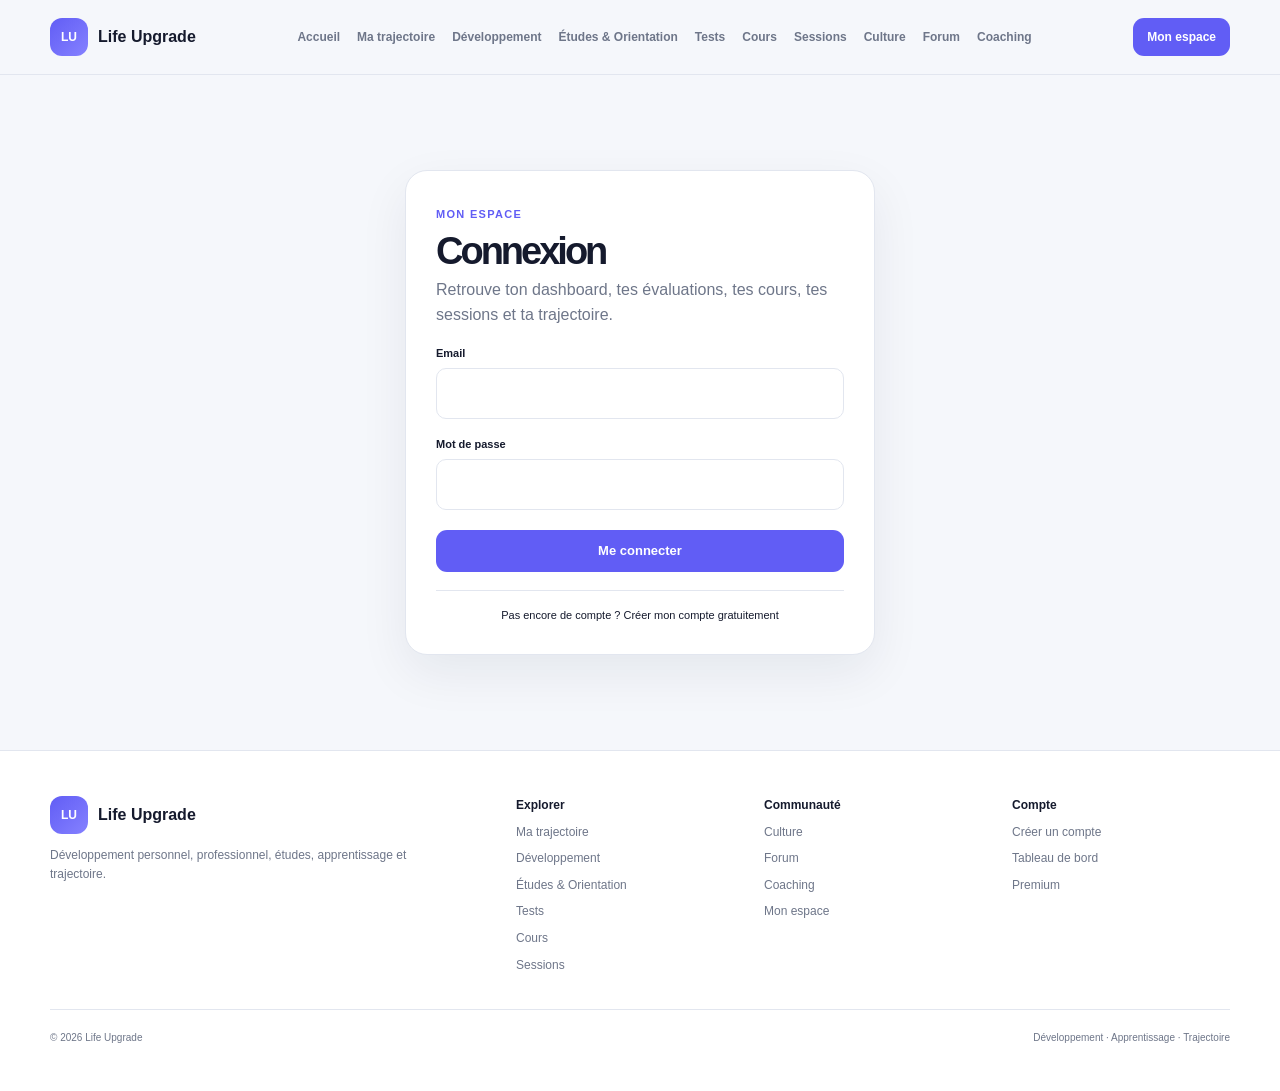
<file: connexion.html>
<!DOCTYPE html>
<html lang="fr">

<head>

<meta charset="UTF-8">

<meta
  name="viewport"
  content="width=device-width,initial-scale=1"
>

<title>
Connexion — Life Upgrade
</title>

<link
  rel="stylesheet"
  href="style.css"
>

<style>

.login-page{
  min-height:75vh;
  display:grid;
  place-items:center;
  padding:60px 15px;
}

.login-card{
  width:min(470px,100%);
  padding:30px;
  border:1px solid var(--border);
  border-radius:22px;
  background:white;
  box-shadow:var(--shadow);
}

.login-card h1{
  margin-top:7px;
  font-size:38px;
}

.login-card p{
  margin-top:8px;
}

.login-group{
  margin-top:17px;
}

.login-group label{
  display:block;
  margin-bottom:6px;
  font-size:11px;
  font-weight:900;
}

.login-group input{
  width:100%;
  padding:12px;
  border:1px solid var(--border);
  border-radius:10px;
  font:inherit;
}

.login-button{
  width:100%;
  margin-top:20px;
  border:0;
  cursor:pointer;
  justify-content:center;
}

.login-message{
  display:none;
  margin-top:15px;
  padding:12px;
  border-radius:10px;
  font-size:11px;
}

.login-message.error{
  display:block;
  color:#9b3440;
  background:#fff0f1;
}

.login-message.success{
  display:block;
  color:#147457;
  background:#eaf8f2;
}

.login-links{
  margin-top:18px;
  padding-top:16px;
  border-top:1px solid var(--border);
  text-align:center;
  font-size:11px;
}

</style>

</head>


<body>

<div id="lifeUpgradeHeader"></div>


<main class="login-page">

<section class="login-card">

  <span class="eyebrow">
    MON ESPACE
  </span>

  <h1>
    Connexion
  </h1>

  <p>
    Retrouve ton dashboard,
    tes évaluations, tes cours,
    tes sessions et ta trajectoire.
  </p>


  <form
    id="loginForm"
    onsubmit="loginUser(event)"
  >

    <div class="login-group">

      <label for="loginEmail">
        Email
      </label>

      <input
        id="loginEmail"
        type="email"
        autocomplete="email"
        required
      >

    </div>


    <div class="login-group">

      <label for="loginPassword">
        Mot de passe
      </label>

      <input
        id="loginPassword"
        type="password"
        autocomplete="current-password"
        required
      >

    </div>


    <button
      id="loginButton"
      class="button primary login-button"
      type="submit"
    >
      Me connecter
    </button>


    <div
      id="loginMessage"
      class="login-message"
    ></div>

  </form>


  <div class="login-links">

    Pas encore de compte ?

    <a href="inscription.html">
      Créer mon compte gratuitement
    </a>

  </div>

</section>

</main>


<div id="lifeUpgradeFooter"></div>


<script src="common.js"></script>


<script>

async function loginUser(
  event
){

  event.preventDefault();


  const button =
    document.getElementById(
      "loginButton"
    );


  const message =
    document.getElementById(
      "loginMessage"
    );


  button.disabled =
    true;

  button.textContent =
    "Connexion...";


  message.className =
    "login-message";

  message.textContent =
    "";


  try{

    const response =
      await fetch(
        "/api/auth/login",
        {
          method:"POST",

          headers:{
            "Content-Type":
              "application/json"
          },

          credentials:
            "same-origin",

          body:
            JSON.stringify({

              email:
                document
                  .getElementById(
                    "loginEmail"
                  )
                  .value
                  .trim(),

              password:
                document
                  .getElementById(
                    "loginPassword"
                  )
                  .value

            })

        }
      );


    const data =
      await response.json();


    if(
      !response.ok ||
      !data.ok
    ){

      throw new Error(
        data.message ||
        "Connexion impossible."
      );

    }


    /*
      Ancienne compatibilité dashboard.
      D1 reste la source officielle.
    */

    lifeUpgradeSetStorage(
      "lifeUpgradePrototypeAccount",
      {
        id:
          data.user.id,

        subscription:
          data.user.subscription,

        roles:
          data.user.roles,

        source:
          "D1"
      }
    );


    message.className =
      "login-message success";

    message.textContent =
      "Connexion réussie.";


    setTimeout(
      function(){

        window.location.href =
          "dashboard.html";

      },
      400
    );


  }catch(error){

    message.className =
      "login-message error";

    message.textContent =
      error.message;


    button.disabled =
      false;

    button.textContent =
      "Me connecter";

  }

}

</script>

</body>

</html>
</file>
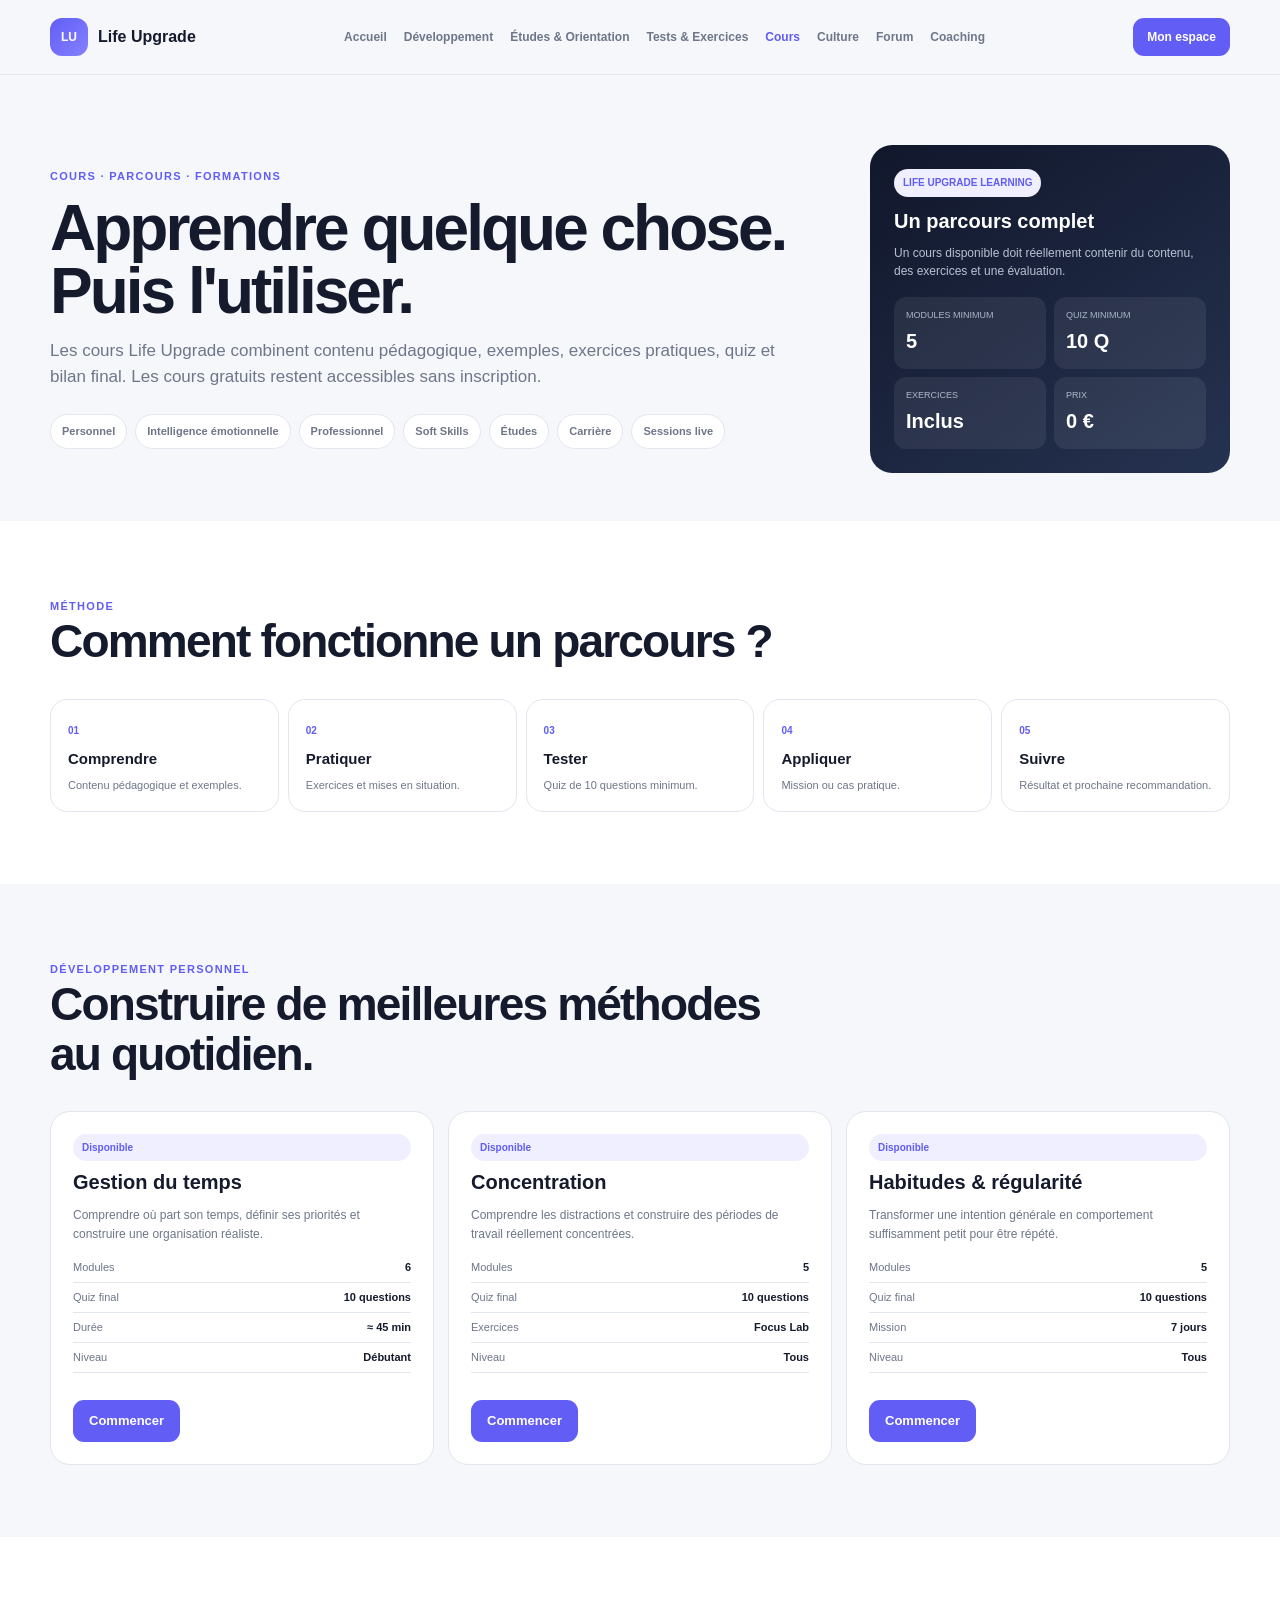
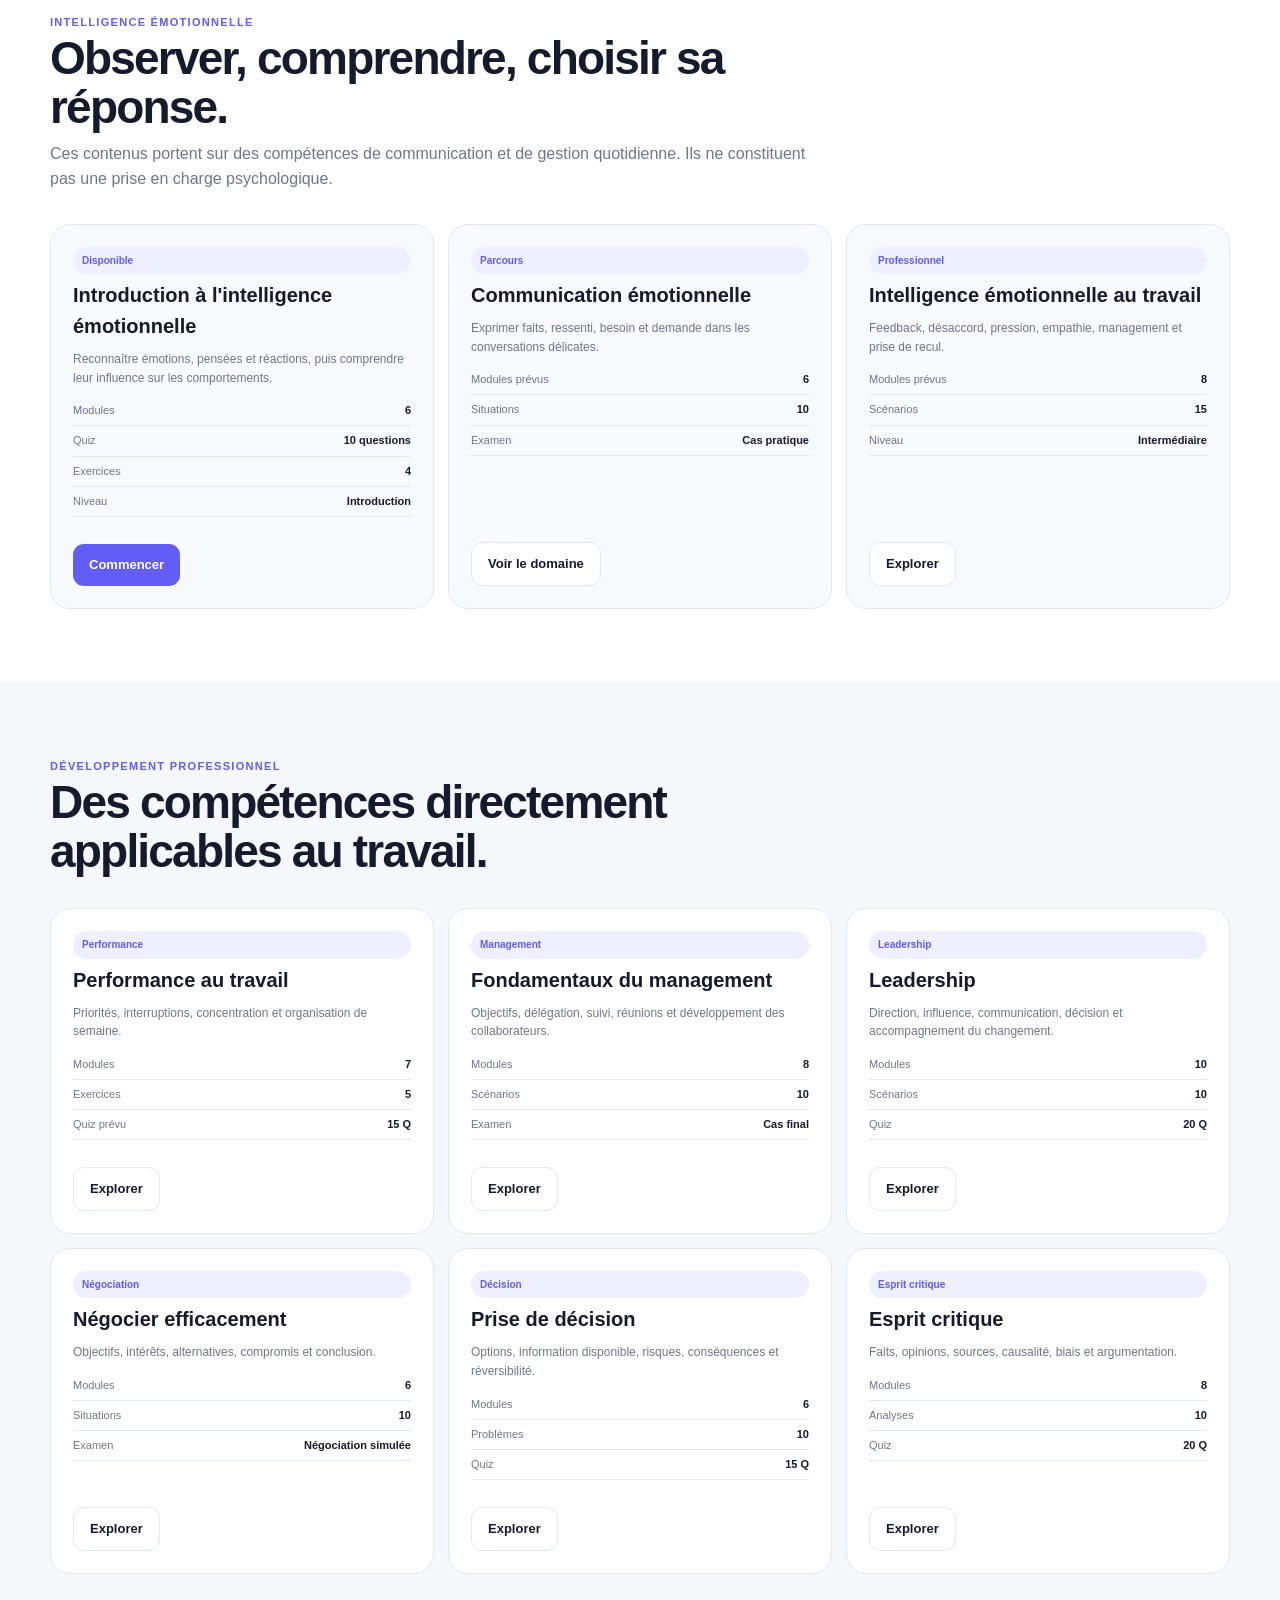
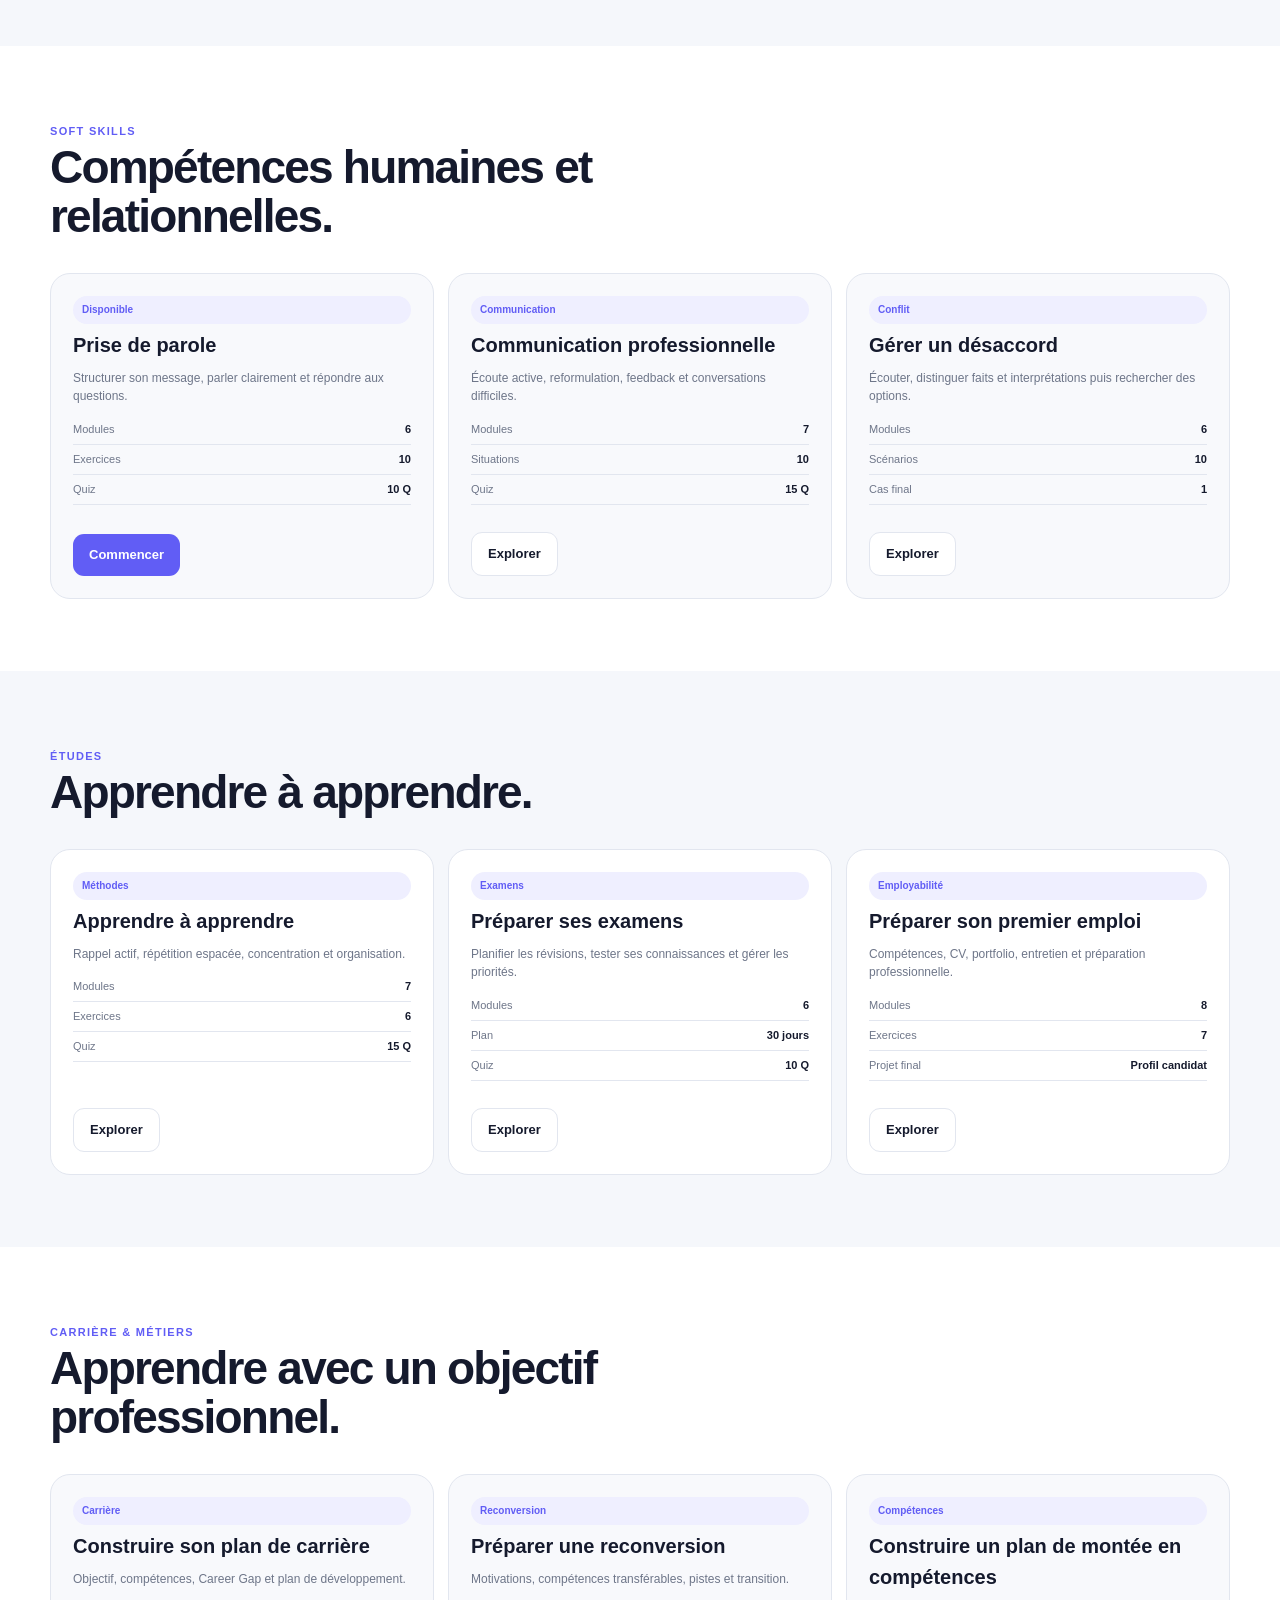
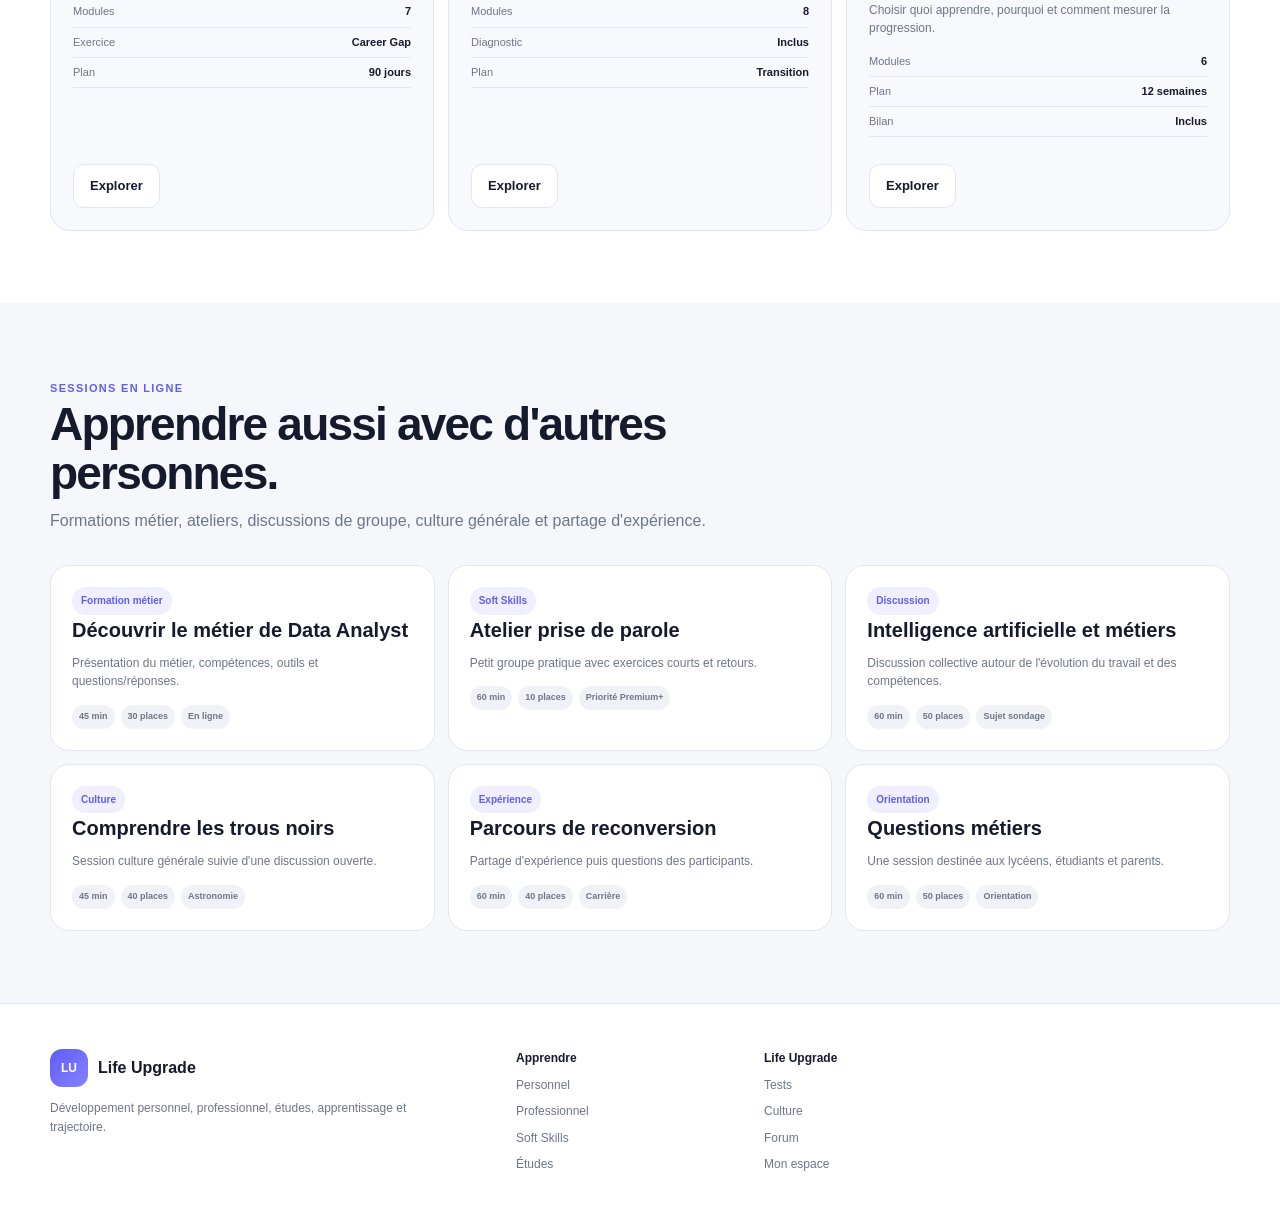
<file: cours.html>
<!DOCTYPE html>
<html lang="fr">

<head>
<meta charset="UTF-8">
<meta name="viewport" content="width=device-width,initial-scale=1">

<title>Cours & Parcours — Life Upgrade</title>

<meta
  name="description"
  content="Cours gratuits Life Upgrade : développement personnel, professionnel, intelligence émotionnelle, soft skills, études et carrière."
>

<link rel="stylesheet" href="style.css">

<style>
.page-hero{
  padding:70px 0 48px;
}

.page-hero-grid{
  display:grid;
  grid-template-columns:1fr 360px;
  gap:28px;
  align-items:center;
}

.page-hero p{
  max-width:760px;
  margin-top:15px;
  font-size:17px;
}

.learning-summary{
  padding:24px;
  border-radius:22px;
  color:white;
  background:linear-gradient(145deg,#11172b,#253250);
}

.learning-summary p{
  color:#b8c1d3;
  font-size:12px;
}

.learning-summary-grid{
  display:grid;
  grid-template-columns:1fr 1fr;
  gap:8px;
  margin-top:16px;
}

.learning-summary-item{
  padding:12px;
  border-radius:12px;
  background:rgba(255,255,255,.07);
}

.learning-summary-item span{
  display:block;
  color:#adb8cb;
  font-size:9px;
}

.learning-summary-item strong{
  display:block;
  margin-top:3px;
  font-size:20px;
}

.category-nav{
  display:flex;
  flex-wrap:wrap;
  gap:8px;
  margin-top:24px;
}

.category-nav a{
  padding:8px 11px;
  border:1px solid var(--border);
  border-radius:999px;
  background:white;
  color:var(--muted);
  font-size:11px;
  font-weight:800;
}

.category-nav a:hover{
  color:var(--primary);
  border-color:var(--primary);
}

.course-section{
  padding:72px 0;
}

.course-section.white{
  background:white;
}

.catalog-grid{
  display:grid;
  grid-template-columns:repeat(3,1fr);
  gap:14px;
}

.catalog-card{
  display:flex;
  flex-direction:column;
  min-height:315px;
  padding:22px;
  border:1px solid var(--border);
  border-radius:20px;
  background:white;
  transition:.2s;
}

.white .catalog-card{
  background:#f8f9fc;
}

.catalog-card:hover{
  transform:translateY(-2px);
  box-shadow:var(--shadow);
}

.catalog-card h3{
  margin-top:6px;
}

.catalog-card p{
  margin-top:8px;
  font-size:12px;
}

.course-details{
  display:grid;
  gap:6px;
  margin:15px 0;
  color:var(--muted);
  font-size:11px;
}

.course-details div{
  display:flex;
  justify-content:space-between;
  gap:10px;
  padding-bottom:6px;
  border-bottom:1px solid var(--border);
}

.course-details strong{
  color:var(--text);
}

.course-actions{
  display:flex;
  flex-wrap:wrap;
  gap:7px;
  margin-top:auto;
  padding-top:12px;
}

.available{
  margin-bottom:8px;
  color:#138963;
  font-size:10px;
  font-weight:900;
}

.learning-path{
  display:grid;
  grid-template-columns:repeat(5,1fr);
  gap:9px;
}

.path-step{
  padding:17px;
  border:1px solid var(--border);
  border-radius:17px;
  background:white;
}

.path-step span{
  color:var(--primary);
  font-size:10px;
  font-weight:900;
}

.path-step h3{
  margin:6px 0;
  font-size:15px;
}

.path-step p{
  font-size:11px;
}

.live-grid{
  display:grid;
  grid-template-columns:repeat(3,1fr);
  gap:13px;
}

.live-card{
  padding:21px;
  border:1px solid var(--border);
  border-radius:19px;
  background:white;
}

.live-card p{
  margin-top:8px;
  font-size:12px;
}

.live-meta{
  display:flex;
  flex-wrap:wrap;
  gap:6px;
  margin-top:14px;
}

.live-meta span{
  padding:5px 7px;
  border-radius:999px;
  background:#f0f2f7;
  color:var(--muted);
  font-size:9px;
  font-weight:800;
}

/* COURSE READER */

.course-overlay{
  position:fixed;
  inset:0;
  z-index:500;
  display:none;
  background:#f5f7fb;
  overflow:auto;
}

.course-overlay.open{
  display:block;
}

.reader-header{
  position:sticky;
  top:0;
  z-index:10;
  min-height:67px;
  display:flex;
  align-items:center;
  justify-content:space-between;
  gap:15px;
  padding:10px 22px;
  border-bottom:1px solid var(--border);
  background:rgba(255,255,255,.96);
  backdrop-filter:blur(12px);
}

.reader-header-left{
  display:flex;
  align-items:center;
  gap:12px;
}

.reader-close{
  border:1px solid var(--border);
  background:white;
  padding:8px 11px;
  border-radius:9px;
  cursor:pointer;
  font-weight:800;
}

.reader-progress{
  width:220px;
  height:7px;
  overflow:hidden;
  border-radius:999px;
  background:#e7eaf1;
}

.reader-progress i{
  display:block;
  height:100%;
  background:var(--primary);
}

.reader-layout{
  width:min(1200px,calc(100% - 30px));
  margin:25px auto;
  display:grid;
  grid-template-columns:260px 1fr;
  gap:16px;
}

.reader-sidebar{
  align-self:start;
  position:sticky;
  top:92px;
  padding:18px;
  border:1px solid var(--border);
  border-radius:18px;
  background:white;
}

.reader-sidebar h3{
  margin-bottom:12px;
  font-size:16px;
}

.module-button{
  width:100%;
  margin-top:5px;
  padding:9px;
  text-align:left;
  border:0;
  border-radius:9px;
  background:transparent;
  color:var(--muted);
  cursor:pointer;
  font-size:11px;
}

.module-button:hover,
.module-button.active{
  color:var(--primary);
  background:#f1f0ff;
}

.reader-content{
  min-height:650px;
  padding:32px;
  border:1px solid var(--border);
  border-radius:20px;
  background:white;
}

.reader-content h1{
  font-size:38px;
  letter-spacing:-1.5px;
}

.reader-content h2{
  margin-top:28px;
  font-size:25px;
  letter-spacing:-.8px;
}

.reader-content h3{
  margin-top:22px;
}

.reader-content p{
  margin-top:12px;
  line-height:1.75;
}

.reader-content ul{
  margin:14px 0 0 20px;
  color:var(--muted);
}

.reader-content li{
  margin-top:7px;
}

.lesson-box{
  margin-top:20px;
  padding:17px;
  border-radius:15px;
  background:#f5f6fb;
}

.lesson-box strong{
  display:block;
  margin-bottom:5px;
}

.practice-box{
  margin-top:20px;
  padding:18px;
  border-radius:15px;
  background:#11172a;
  color:white;
}

.practice-box p{
  color:#b8c1d2;
}

.reader-navigation{
  display:flex;
  justify-content:space-between;
  gap:10px;
  margin-top:30px;
}

/* QUIZ */

.quiz-progress{
  height:8px;
  margin:18px 0;
  border-radius:999px;
  overflow:hidden;
  background:#e8ebf2;
}

.quiz-progress i{
  display:block;
  height:100%;
  background:var(--primary);
}

.quiz-question{
  margin:22px 0;
  font-size:22px;
  font-weight:900;
}

.quiz-options{
  display:grid;
  gap:9px;
}

.quiz-option{
  padding:13px;
  text-align:left;
  border:1px solid var(--border);
  border-radius:11px;
  background:white;
  cursor:pointer;
  font-weight:700;
}

.quiz-option:hover{
  border-color:var(--primary);
  background:#f5f4ff;
}

.quiz-result{
  text-align:center;
  padding:25px 0;
}

.quiz-score{
  margin:15px 0;
  color:var(--primary);
  font-size:62px;
  font-weight:900;
}

.result-stats{
  display:grid;
  grid-template-columns:repeat(3,1fr);
  gap:9px;
  margin:20px 0;
}

.result-stat{
  padding:14px;
  border-radius:13px;
  background:#f2f4f8;
}

.result-stat span{
  display:block;
  color:var(--muted);
  font-size:9px;
}

.result-stat strong{
  font-size:20px;
}

@media(max-width:950px){
  .page-hero-grid,
  .catalog-grid,
  .live-grid{
    grid-template-columns:1fr 1fr;
  }

  .learning-path{
    grid-template-columns:repeat(2,1fr);
  }

  .reader-layout{
    grid-template-columns:1fr;
  }

  .reader-sidebar{
    position:static;
  }
}

@media(max-width:650px){
  .page-hero-grid,
  .catalog-grid,
  .live-grid,
  .learning-path,
  .result-stats{
    grid-template-columns:1fr;
  }

  .reader-content{
    padding:20px;
  }

  .reader-progress{
    width:100px;
  }
}
</style>
</head>

<body>

<header class="header">
<div class="container nav">

  <a class="logo" href="index.html">
    <span class="logo-icon">LU</span>
    <span>Life Upgrade</span>
  </a>

  <nav class="menu">
    <a href="index.html">Accueil</a>
    <a href="developpement.html">Développement</a>
    <a href="etudes.html">Études & Orientation</a>
    <a href="tests.html">Tests & Exercices</a>
    <a class="active" href="cours.html">Cours</a>
    <a href="culture.html">Culture</a>
    <a href="forum.html">Forum</a>
    <a href="coaching.html">Coaching</a>
  </nav>

  <a class="account-button" href="dashboard.html">
    Mon espace
  </a>

</div>
</header>


<main>

<!-- HERO -->

<section class="page-hero">

<div class="container page-hero-grid">

  <div>

    <div class="eyebrow">
      COURS · PARCOURS · FORMATIONS
    </div>

    <h1 style="font-size:clamp(44px,5vw,67px)">
      Apprendre quelque chose.
      Puis l'utiliser.
    </h1>

    <p>
      Les cours Life Upgrade combinent contenu pédagogique,
      exemples, exercices pratiques, quiz et bilan final.
      Les cours gratuits restent accessibles sans inscription.
    </p>

    <div class="category-nav">
      <a href="#personnel">Personnel</a>
      <a href="#emotionnel">Intelligence émotionnelle</a>
      <a href="#professionnel">Professionnel</a>
      <a href="#softskills">Soft Skills</a>
      <a href="#etudes">Études</a>
      <a href="#carriere">Carrière</a>
      <a href="#live">Sessions live</a>
    </div>

  </div>

  <div class="learning-summary">

    <span class="badge">
      LIFE UPGRADE LEARNING
    </span>

    <h3 style="margin-top:9px">
      Un parcours complet
    </h3>

    <p style="margin-top:7px">
      Un cours disponible doit réellement contenir du contenu,
      des exercices et une évaluation.
    </p>

    <div class="learning-summary-grid">

      <div class="learning-summary-item">
        <span>MODULES MINIMUM</span>
        <strong>5</strong>
      </div>

      <div class="learning-summary-item">
        <span>QUIZ MINIMUM</span>
        <strong>10 Q</strong>
      </div>

      <div class="learning-summary-item">
        <span>EXERCICES</span>
        <strong>Inclus</strong>
      </div>

      <div class="learning-summary-item">
        <span>PRIX</span>
        <strong>0 €</strong>
      </div>

    </div>

  </div>

</div>
</section>


<!-- PARCOURS -->

<section class="course-section white">

<div class="container">

  <div class="section-title">

    <span class="eyebrow">
      MÉTHODE
    </span>

    <h2>
      Comment fonctionne un parcours ?
    </h2>

  </div>

  <div class="learning-path">

    <div class="path-step">
      <span>01</span>
      <h3>Comprendre</h3>
      <p>Contenu pédagogique et exemples.</p>
    </div>

    <div class="path-step">
      <span>02</span>
      <h3>Pratiquer</h3>
      <p>Exercices et mises en situation.</p>
    </div>

    <div class="path-step">
      <span>03</span>
      <h3>Tester</h3>
      <p>Quiz de 10 questions minimum.</p>
    </div>

    <div class="path-step">
      <span>04</span>
      <h3>Appliquer</h3>
      <p>Mission ou cas pratique.</p>
    </div>

    <div class="path-step">
      <span>05</span>
      <h3>Suivre</h3>
      <p>Résultat et prochaine recommandation.</p>
    </div>

  </div>

</div>
</section>


<!-- PERSONNEL -->

<section id="personnel" class="course-section">

<div class="container">

  <div class="section-title">
    <span class="eyebrow">DÉVELOPPEMENT PERSONNEL</span>
    <h2>Construire de meilleures méthodes au quotidien.</h2>
  </div>

  <div class="catalog-grid">

    <article class="catalog-card">

      <span class="badge">Disponible</span>

      <h3>
        Gestion du temps
      </h3>

      <p>
        Comprendre où part son temps, définir ses priorités
        et construire une organisation réaliste.
      </p>

      <div class="course-details">
        <div><span>Modules</span><strong>6</strong></div>
        <div><span>Quiz final</span><strong>10 questions</strong></div>
        <div><span>Durée</span><strong>≈ 45 min</strong></div>
        <div><span>Niveau</span><strong>Débutant</strong></div>
      </div>

      <div class="course-actions">

        <button
          class="button primary"
          style="border:0;cursor:pointer"
          onclick="openCourse('time')"
        >
          Commencer
        </button>

      </div>

    </article>


    <article class="catalog-card">

      <span class="badge">Disponible</span>

      <h3>
        Concentration
      </h3>

      <p>
        Comprendre les distractions et construire
        des périodes de travail réellement concentrées.
      </p>

      <div class="course-details">
        <div><span>Modules</span><strong>5</strong></div>
        <div><span>Quiz final</span><strong>10 questions</strong></div>
        <div><span>Exercices</span><strong>Focus Lab</strong></div>
        <div><span>Niveau</span><strong>Tous</strong></div>
      </div>

      <div class="course-actions">

        <button
          class="button primary"
          style="border:0;cursor:pointer"
          onclick="openCourse('focus')"
        >
          Commencer
        </button>

      </div>

    </article>


    <article class="catalog-card">

      <span class="badge">Disponible</span>

      <h3>
        Habitudes & régularité
      </h3>

      <p>
        Transformer une intention générale en comportement
        suffisamment petit pour être répété.
      </p>

      <div class="course-details">
        <div><span>Modules</span><strong>5</strong></div>
        <div><span>Quiz final</span><strong>10 questions</strong></div>
        <div><span>Mission</span><strong>7 jours</strong></div>
        <div><span>Niveau</span><strong>Tous</strong></div>
      </div>

      <div class="course-actions">

        <button
          class="button primary"
          style="border:0;cursor:pointer"
          onclick="openCourse('habits')"
        >
          Commencer
        </button>

      </div>

    </article>

  </div>

</div>
</section>


<!-- INTELLIGENCE EMOTIONNELLE -->

<section id="emotionnel" class="course-section white">

<div class="container">

  <div class="section-title">

    <span class="eyebrow">
      INTELLIGENCE ÉMOTIONNELLE
    </span>

    <h2>
      Observer, comprendre, choisir sa réponse.
    </h2>

    <p>
      Ces contenus portent sur des compétences de communication
      et de gestion quotidienne. Ils ne constituent pas une prise en charge psychologique.
    </p>

  </div>

  <div class="catalog-grid">

    <article class="catalog-card">

      <span class="badge">Disponible</span>

      <h3>
        Introduction à l'intelligence émotionnelle
      </h3>

      <p>
        Reconnaître émotions, pensées et réactions,
        puis comprendre leur influence sur les comportements.
      </p>

      <div class="course-details">
        <div><span>Modules</span><strong>6</strong></div>
        <div><span>Quiz</span><strong>10 questions</strong></div>
        <div><span>Exercices</span><strong>4</strong></div>
        <div><span>Niveau</span><strong>Introduction</strong></div>
      </div>

      <div class="course-actions">

        <button
          class="button primary"
          style="border:0;cursor:pointer"
          onclick="openCourse('emotional')"
        >
          Commencer
        </button>

      </div>

    </article>


    <article class="catalog-card">

      <span class="badge">Parcours</span>

      <h3>
        Communication émotionnelle
      </h3>

      <p>
        Exprimer faits, ressenti, besoin et demande
        dans les conversations délicates.
      </p>

      <div class="course-details">
        <div><span>Modules prévus</span><strong>6</strong></div>
        <div><span>Situations</span><strong>10</strong></div>
        <div><span>Examen</span><strong>Cas pratique</strong></div>
      </div>

      <div class="course-actions">
        <a class="button secondary" href="developpement.html#intelligence-emotionnelle">
          Voir le domaine
        </a>
      </div>

    </article>


    <article class="catalog-card">

      <span class="badge">Professionnel</span>

      <h3>
        Intelligence émotionnelle au travail
      </h3>

      <p>
        Feedback, désaccord, pression, empathie,
        management et prise de recul.
      </p>

      <div class="course-details">
        <div><span>Modules prévus</span><strong>8</strong></div>
        <div><span>Scénarios</span><strong>15</strong></div>
        <div><span>Niveau</span><strong>Intermédiaire</strong></div>
      </div>

      <div class="course-actions">
        <a class="button secondary" href="developpement.html#professionnel">
          Explorer
        </a>
      </div>

    </article>

  </div>

</div>
</section>


<!-- PROFESSIONNEL -->

<section id="professionnel" class="course-section">

<div class="container">

  <div class="section-title">
    <span class="eyebrow">DÉVELOPPEMENT PROFESSIONNEL</span>
    <h2>Des compétences directement applicables au travail.</h2>
  </div>

  <div class="catalog-grid">

    <article class="catalog-card">
      <span class="badge">Performance</span>
      <h3>Performance au travail</h3>
      <p>Priorités, interruptions, concentration et organisation de semaine.</p>
      <div class="course-details">
        <div><span>Modules</span><strong>7</strong></div>
        <div><span>Exercices</span><strong>5</strong></div>
        <div><span>Quiz prévu</span><strong>15 Q</strong></div>
      </div>
      <div class="course-actions">
        <a class="button secondary" href="developpement.html#performance">
          Explorer
        </a>
      </div>
    </article>

    <article class="catalog-card">
      <span class="badge">Management</span>
      <h3>Fondamentaux du management</h3>
      <p>Objectifs, délégation, suivi, réunions et développement des collaborateurs.</p>
      <div class="course-details">
        <div><span>Modules</span><strong>8</strong></div>
        <div><span>Scénarios</span><strong>10</strong></div>
        <div><span>Examen</span><strong>Cas final</strong></div>
      </div>
      <div class="course-actions">
        <a class="button secondary" href="developpement.html#professionnel">
          Explorer
        </a>
      </div>
    </article>

    <article class="catalog-card">
      <span class="badge">Leadership</span>
      <h3>Leadership</h3>
      <p>Direction, influence, communication, décision et accompagnement du changement.</p>
      <div class="course-details">
        <div><span>Modules</span><strong>10</strong></div>
        <div><span>Scénarios</span><strong>10</strong></div>
        <div><span>Quiz</span><strong>20 Q</strong></div>
      </div>
      <div class="course-actions">
        <a class="button secondary" href="developpement.html#professionnel">
          Explorer
        </a>
      </div>
    </article>

    <article class="catalog-card">
      <span class="badge">Négociation</span>
      <h3>Négocier efficacement</h3>
      <p>Objectifs, intérêts, alternatives, compromis et conclusion.</p>
      <div class="course-details">
        <div><span>Modules</span><strong>6</strong></div>
        <div><span>Situations</span><strong>10</strong></div>
        <div><span>Examen</span><strong>Négociation simulée</strong></div>
      </div>
      <div class="course-actions">
        <a class="button secondary" href="developpement.html#professionnel">
          Explorer
        </a>
      </div>
    </article>

    <article class="catalog-card">
      <span class="badge">Décision</span>
      <h3>Prise de décision</h3>
      <p>Options, information disponible, risques, conséquences et réversibilité.</p>
      <div class="course-details">
        <div><span>Modules</span><strong>6</strong></div>
        <div><span>Problèmes</span><strong>10</strong></div>
        <div><span>Quiz</span><strong>15 Q</strong></div>
      </div>
      <div class="course-actions">
        <a class="button secondary" href="developpement.html#professionnel">
          Explorer
        </a>
      </div>
    </article>

    <article class="catalog-card">
      <span class="badge">Esprit critique</span>
      <h3>Esprit critique</h3>
      <p>Faits, opinions, sources, causalité, biais et argumentation.</p>
      <div class="course-details">
        <div><span>Modules</span><strong>8</strong></div>
        <div><span>Analyses</span><strong>10</strong></div>
        <div><span>Quiz</span><strong>20 Q</strong></div>
      </div>
      <div class="course-actions">
        <a class="button secondary" href="developpement.html#professionnel">
          Explorer
        </a>
      </div>
    </article>

  </div>

</div>
</section>


<!-- SOFT SKILLS -->

<section id="softskills" class="course-section white">

<div class="container">

  <div class="section-title">
    <span class="eyebrow">SOFT SKILLS</span>
    <h2>Compétences humaines et relationnelles.</h2>
  </div>

  <div class="catalog-grid">

    <article class="catalog-card">
      <span class="badge">Disponible</span>
      <h3>Prise de parole</h3>
      <p>Structurer son message, parler clairement et répondre aux questions.</p>
      <div class="course-details">
        <div><span>Modules</span><strong>6</strong></div>
        <div><span>Exercices</span><strong>10</strong></div>
        <div><span>Quiz</span><strong>10 Q</strong></div>
      </div>
      <div class="course-actions">
        <button
          class="button primary"
          style="border:0;cursor:pointer"
          onclick="openCourse('speaking')"
        >
          Commencer
        </button>
      </div>
    </article>

    <article class="catalog-card">
      <span class="badge">Communication</span>
      <h3>Communication professionnelle</h3>
      <p>Écoute active, reformulation, feedback et conversations difficiles.</p>
      <div class="course-details">
        <div><span>Modules</span><strong>7</strong></div>
        <div><span>Situations</span><strong>10</strong></div>
        <div><span>Quiz</span><strong>15 Q</strong></div>
      </div>
      <div class="course-actions">
        <a class="button secondary" href="developpement.html#soft-skills">
          Explorer
        </a>
      </div>
    </article>

    <article class="catalog-card">
      <span class="badge">Conflit</span>
      <h3>Gérer un désaccord</h3>
      <p>Écouter, distinguer faits et interprétations puis rechercher des options.</p>
      <div class="course-details">
        <div><span>Modules</span><strong>6</strong></div>
        <div><span>Scénarios</span><strong>10</strong></div>
        <div><span>Cas final</span><strong>1</strong></div>
      </div>
      <div class="course-actions">
        <a class="button secondary" href="developpement.html#soft-skills">
          Explorer
        </a>
      </div>
    </article>

  </div>

</div>
</section>


<!-- ETUDES -->

<section id="etudes" class="course-section">

<div class="container">

  <div class="section-title">
    <span class="eyebrow">ÉTUDES</span>
    <h2>Apprendre à apprendre.</h2>
  </div>

  <div class="catalog-grid">

    <article class="catalog-card">
      <span class="badge">Méthodes</span>
      <h3>Apprendre à apprendre</h3>
      <p>Rappel actif, répétition espacée, concentration et organisation.</p>
      <div class="course-details">
        <div><span>Modules</span><strong>7</strong></div>
        <div><span>Exercices</span><strong>6</strong></div>
        <div><span>Quiz</span><strong>15 Q</strong></div>
      </div>
      <div class="course-actions">
        <a class="button secondary" href="etudes.html#methodes">
          Explorer
        </a>
      </div>
    </article>

    <article class="catalog-card">
      <span class="badge">Examens</span>
      <h3>Préparer ses examens</h3>
      <p>Planifier les révisions, tester ses connaissances et gérer les priorités.</p>
      <div class="course-details">
        <div><span>Modules</span><strong>6</strong></div>
        <div><span>Plan</span><strong>30 jours</strong></div>
        <div><span>Quiz</span><strong>10 Q</strong></div>
      </div>
      <div class="course-actions">
        <a class="button secondary" href="etudes.html#examens">
          Explorer
        </a>
      </div>
    </article>

    <article class="catalog-card">
      <span class="badge">Employabilité</span>
      <h3>Préparer son premier emploi</h3>
      <p>Compétences, CV, portfolio, entretien et préparation professionnelle.</p>
      <div class="course-details">
        <div><span>Modules</span><strong>8</strong></div>
        <div><span>Exercices</span><strong>7</strong></div>
        <div><span>Projet final</span><strong>Profil candidat</strong></div>
      </div>
      <div class="course-actions">
        <a class="button secondary" href="etudes.html#employabilite">
          Explorer
        </a>
      </div>
    </article>

  </div>

</div>
</section>


<!-- CARRIERE -->

<section id="carriere" class="course-section white">

<div class="container">

  <div class="section-title">
    <span class="eyebrow">CARRIÈRE & MÉTIERS</span>
    <h2>Apprendre avec un objectif professionnel.</h2>
  </div>

  <div class="catalog-grid">

    <article class="catalog-card">
      <span class="badge">Carrière</span>
      <h3>Construire son plan de carrière</h3>
      <p>Objectif, compétences, Career Gap et plan de développement.</p>
      <div class="course-details">
        <div><span>Modules</span><strong>7</strong></div>
        <div><span>Exercice</span><strong>Career Gap</strong></div>
        <div><span>Plan</span><strong>90 jours</strong></div>
      </div>
      <div class="course-actions">
        <a class="button secondary" href="developpement.html#carriere">
          Explorer
        </a>
      </div>
    </article>

    <article class="catalog-card">
      <span class="badge">Reconversion</span>
      <h3>Préparer une reconversion</h3>
      <p>Motivations, compétences transférables, pistes et transition.</p>
      <div class="course-details">
        <div><span>Modules</span><strong>8</strong></div>
        <div><span>Diagnostic</span><strong>Inclus</strong></div>
        <div><span>Plan</span><strong>Transition</strong></div>
      </div>
      <div class="course-actions">
        <a class="button secondary" href="developpement.html#carriere">
          Explorer
        </a>
      </div>
    </article>

    <article class="catalog-card">
      <span class="badge">Compétences</span>
      <h3>Construire un plan de montée en compétences</h3>
      <p>Choisir quoi apprendre, pourquoi et comment mesurer la progression.</p>
      <div class="course-details">
        <div><span>Modules</span><strong>6</strong></div>
        <div><span>Plan</span><strong>12 semaines</strong></div>
        <div><span>Bilan</span><strong>Inclus</strong></div>
      </div>
      <div class="course-actions">
        <a class="button secondary" href="developpement.html#competences">
          Explorer
        </a>
      </div>
    </article>

  </div>

</div>
</section>


<!-- LIVE -->

<section id="live" class="course-section">

<div class="container">

  <div class="section-title">

    <span class="eyebrow">
      SESSIONS EN LIGNE
    </span>

    <h2>
      Apprendre aussi avec d'autres personnes.
    </h2>

    <p>
      Formations métier, ateliers, discussions de groupe,
      culture générale et partage d'expérience.
    </p>

  </div>

  <div class="live-grid">

    <article class="live-card">

      <span class="badge">
        Formation métier
      </span>

      <h3>
        Découvrir le métier de Data Analyst
      </h3>

      <p>
        Présentation du métier, compétences, outils et questions/réponses.
      </p>

      <div class="live-meta">
        <span>45 min</span>
        <span>30 places</span>
        <span>En ligne</span>
      </div>

    </article>


    <article class="live-card">

      <span class="badge">
        Soft Skills
      </span>

      <h3>
        Atelier prise de parole
      </h3>

      <p>
        Petit groupe pratique avec exercices courts et retours.
      </p>

      <div class="live-meta">
        <span>60 min</span>
        <span>10 places</span>
        <span>Priorité Premium+</span>
      </div>

    </article>


    <article class="live-card">

      <span class="badge">
        Discussion
      </span>

      <h3>
        Intelligence artificielle et métiers
      </h3>

      <p>
        Discussion collective autour de l'évolution du travail et des compétences.
      </p>

      <div class="live-meta">
        <span>60 min</span>
        <span>50 places</span>
        <span>Sujet sondage</span>
      </div>

    </article>


    <article class="live-card">

      <span class="badge">
        Culture
      </span>

      <h3>
        Comprendre les trous noirs
      </h3>

      <p>
        Session culture générale suivie d'une discussion ouverte.
      </p>

      <div class="live-meta">
        <span>45 min</span>
        <span>40 places</span>
        <span>Astronomie</span>
      </div>

    </article>


    <article class="live-card">

      <span class="badge">
        Expérience
      </span>

      <h3>
        Parcours de reconversion
      </h3>

      <p>
        Partage d'expérience puis questions des participants.
      </p>

      <div class="live-meta">
        <span>60 min</span>
        <span>40 places</span>
        <span>Carrière</span>
      </div>

    </article>


    <article class="live-card">

      <span class="badge">
        Orientation
      </span>

      <h3>
        Questions métiers
      </h3>

      <p>
        Une session destinée aux lycéens, étudiants et parents.
      </p>

      <div class="live-meta">
        <span>60 min</span>
        <span>50 places</span>
        <span>Orientation</span>
      </div>

    </article>

  </div>

</div>
</section>

</main>


<footer>

<div class="container footer-grid">

  <div>
    <a class="logo" href="index.html">
      <span class="logo-icon">LU</span>
      <span>Life Upgrade</span>
    </a>

    <p>
      Développement personnel, professionnel,
      études, apprentissage et trajectoire.
    </p>
  </div>

  <div>
    <strong>Apprendre</strong>
    <a href="#personnel">Personnel</a>
    <a href="#professionnel">Professionnel</a>
    <a href="#softskills">Soft Skills</a>
    <a href="#etudes">Études</a>
  </div>

  <div>
    <strong>Life Upgrade</strong>
    <a href="tests.html">Tests</a>
    <a href="culture.html">Culture</a>
    <a href="forum.html">Forum</a>
    <a href="dashboard.html">Mon espace</a>
  </div>

</div>

</footer>


<!-- ==========================================================
     LECTEUR DE COURS
========================================================== -->

<div
  id="courseOverlay"
  class="course-overlay"
>

  <div class="reader-header">

    <div class="reader-header-left">

      <button
        class="reader-close"
        onclick="closeCourse()"
      >
        ← Quitter
      </button>

      <div>
        <strong id="readerCourseTitle">
          Cours
        </strong>
      </div>

    </div>

    <div class="reader-progress">
      <i id="readerProgressBar"></i>
    </div>

  </div>


  <div class="reader-layout">

    <aside class="reader-sidebar">

      <h3>
        Programme
      </h3>

      <div id="moduleNavigation"></div>

    </aside>


    <article
      id="readerContent"
      class="reader-content"
    ></article>

  </div>

</div>


<script>

/* ============================================================
   LIFE UPGRADE COURSE ENGINE
============================================================ */

const courseLibrary = {


/* ============================================================
   GESTION DU TEMPS
============================================================ */

time:{

title:"Gestion du temps",

modules:[

{
title:"1. Comprendre où va son temps",

content:`

<div class="eyebrow">
MODULE 1
</div>

<h1>
Comprendre où va son temps
</h1>

<p>
Avant d'essayer de devenir plus productif, il faut comprendre
comment le temps est réellement utilisé.
</p>

<p>
Une journée comporte 24 heures. Une semaine en comporte 168.
Une partie est consacrée au sommeil, au travail, aux études,
aux transports, aux repas, aux relations et aux loisirs.
</p>

<h2>
Le problème des estimations
</h2>

<p>
Nous avons tendance à raisonner à partir d'impressions :
« je passe beaucoup de temps à travailler » ou
« je n'ai jamais le temps d'apprendre ».
</p>

<p>
Un audit permet de remplacer cette impression par une estimation plus concrète.
</p>

<div class="lesson-box">

<strong>
À retenir
</strong>

Le premier objectif n'est pas de remplir chaque minute.
Il est de comprendre les grandes catégories de temps.

</div>

<div class="practice-box">

<strong>
EXERCICE
</strong>

<p>
Pendant une journée, note approximativement le temps consacré
au sommeil, travail/études, transport, écran de loisir,
repas, activité physique et apprentissage.
</p>

</div>
`
},

{
title:"2. Priorités",

content:`

<div class="eyebrow">
MODULE 2
</div>

<h1>
Tout n'a pas la même importance
</h1>

<p>
Une longue liste de tâches ne constitue pas automatiquement un plan.
Certaines tâches sont urgentes, d'autres importantes,
et certaines ne sont ni l'un ni l'autre.
</p>

<h2>
Urgence et importance
</h2>

<p>
Une tâche urgente demande une attention rapide.
Une tâche importante contribue réellement à un objectif.
Les deux notions ne sont pas identiques.
</p>

<div class="lesson-box">

<strong>
Question utile
</strong>

Si je ne pouvais terminer qu'une seule tâche importante aujourd'hui,
laquelle aurait le plus d'impact ?

</div>

<div class="practice-box">

<strong>
EXERCICE
</strong>

<p>
Liste cinq tâches actuelles puis classe-les :
urgent + important, important non urgent,
urgent peu important, ni urgent ni important.
</p>

</div>
`
},

{
title:"3. Estimer correctement",

content:`

<div class="eyebrow">
MODULE 3
</div>

<h1>
Prévoir un temps réaliste
</h1>

<p>
Une mauvaise estimation transforme rapidement un planning
en accumulation de retards.
</p>

<p>
Life Upgrade proposera progressivement un outil permettant
de comparer le temps estimé et le temps réellement utilisé.
</p>

<h2>
Décomposer avant d'estimer
</h2>

<p>
« Préparer ma présentation » est trop vague.
On peut la transformer en :
recherche, structure, slides, répétition et correction.
</p>

<div class="practice-box">

<strong>
EXERCICE
</strong>

<p>
Choisis une tâche importante et découpe-la en cinq étapes maximum.
Estime ensuite chaque étape séparément.
</p>

</div>
`
},

{
title:"4. Time Blocking",

content:`

<div class="eyebrow">
MODULE 4
</div>

<h1>
Réserver du temps
</h1>

<p>
Le time blocking consiste à réserver une période
à une catégorie de travail ou à une tâche importante.
</p>

<p>
Il ne s'agit pas de prévoir chaque minute,
mais de protéger certaines périodes.
</p>

<h2>
Prévoir de la marge
</h2>

<p>
Un planning rempli à 100 % devient fragile au premier imprévu.
Une organisation réaliste laisse volontairement de l'espace.
</p>

<div class="practice-box">

<strong>
EXERCICE
</strong>

<p>
Réserve demain un bloc de 25 à 45 minutes
pour ta priorité principale.
</p>

</div>
`
},

{
title:"5. Interruptions",

content:`

<div class="eyebrow">
MODULE 5
</div>

<h1>
Les petites interruptions s'accumulent
</h1>

<p>
Notifications, messages, changements de tâche et sollicitations
peuvent fragmenter une journée.
</p>

<p>
L'objectif n'est pas de supprimer toute interaction,
mais d'identifier ce qui peut être regroupé ou déplacé.
</p>

<div class="lesson-box">

<strong>
Expérience
</strong>

Pendant une session de 25 minutes,
désactive les notifications non essentielles
et garde une seule tâche ouverte.

</div>
`
},

{
title:"6. Revue hebdomadaire",

content:`

<div class="eyebrow">
MODULE 6
</div>

<h1>
Regarder ce qui a réellement avancé
</h1>

<p>
Une revue hebdomadaire permet de comparer le plan et la réalité.
</p>

<h2>
Trois questions
</h2>

<ul>
<li>Qu'est-ce qui a réellement avancé ?</li>
<li>Qu'est-ce qui a consommé plus de temps que prévu ?</li>
<li>Quelle modification tester la semaine prochaine ?</li>
</ul>

<div class="practice-box">

<strong>
MISSION
</strong>

<p>
Fais une revue de dix minutes en fin de semaine
et choisis une seule amélioration pour la suivante.
</p>

</div>
`
}

],

quiz:[

{
q:"Quel est le premier objectif d'un audit du temps ?",
a:[
"Remplir chaque minute",
"Comprendre comment le temps est utilisé",
"Travailler plus longtemps",
"Supprimer tous les loisirs"
],
correct:1
},

{
q:"Une tâche importante est principalement une tâche qui :",
a:[
"vient d'arriver",
"est demandée par quelqu'un",
"contribue réellement à un objectif",
"prend moins de cinq minutes"
],
correct:2
},

{
q:"Pourquoi décomposer une tâche avant de l'estimer ?",
a:[
"Pour augmenter artificiellement sa durée",
"Pour mieux comprendre ses différentes étapes",
"Pour éviter de la réaliser",
"Pour créer plus de réunions"
],
correct:1
},

{
q:"Le time blocking consiste principalement à :",
a:[
"chronométrer chaque seconde",
"réserver des périodes à certaines activités",
"supprimer toutes les pauses",
"faire plusieurs tâches simultanément"
],
correct:1
},

{
q:"Pourquoi laisser de la marge dans un planning ?",
a:[
"Parce que les imprévus existent",
"Pour ne jamais travailler",
"Pour rendre le planning plus long",
"Pour éviter les priorités"
],
correct:0
},

{
q:"Une interruption fréquente peut notamment :",
a:[
"fragmenter le travail",
"augmenter automatiquement la concentration",
"supprimer les tâches",
"garantir un meilleur résultat"
],
correct:0
},

{
q:"La revue hebdomadaire sert surtout à :",
a:[
"se culpabiliser",
"comparer le plan et ce qui s'est réellement passé",
"ajouter le maximum de tâches",
"calculer son salaire"
],
correct:1
},

{
q:"Une bonne priorité quotidienne devrait être :",
a:[
"forcément la tâche la plus facile",
"liée à l'impact recherché",
"toujours urgente",
"choisie au hasard"
],
correct:1
},

{
q:"Pour une tâche vague comme « préparer une présentation », il est utile de :",
a:[
"ne rien planifier",
"la décomposer",
"multiplier les notifications",
"attendre la dernière minute"
],
correct:1
},

{
q:"Quel comportement correspond le mieux à une organisation réaliste ?",
a:[
"Planifier 100 % du temps disponible",
"Prévoir des priorités et une marge",
"Commencer toutes les tâches simultanément",
"Ne jamais modifier son planning"
],
correct:1
}

]

},


/* ============================================================
   CONCENTRATION
============================================================ */

focus:{

title:"Concentration",

modules:[

{
title:"1. Comprendre l'attention",
content:`
<div class="eyebrow">MODULE 1</div>
<h1>Comprendre l'attention</h1>
<p>
La concentration consiste à maintenir son attention sur une activité
tout en limitant l'influence des distractions concurrentes.
</p>
<p>
Elle dépend du contexte, de la tâche, de la fatigue,
de l'environnement et de nombreux autres facteurs.
</p>
<div class="lesson-box">
<strong>À retenir</strong>
La concentration n'est pas simplement une question de volonté.
L'environnement compte également.
</div>
`
},

{
title:"2. Identifier les distractions",
content:`
<div class="eyebrow">MODULE 2</div>
<h1>Identifier les distractions</h1>
<p>
Téléphone, notifications, conversations, onglets ouverts
ou pensées liées à d'autres tâches peuvent interrompre une session.
</p>
<div class="practice-box">
<strong>EXERCICE</strong>
<p>
Pendant une session, note chaque distraction rencontrée
sans chercher immédiatement à la résoudre.
</p>
</div>
`
},

{
title:"3. Une tâche à la fois",
content:`
<div class="eyebrow">MODULE 3</div>
<h1>Réduire les changements de tâche</h1>
<p>
Passer constamment d'une activité à une autre peut rendre
le travail plus fragmenté.
</p>
<div class="practice-box">
<strong>MISSION</strong>
<p>
Choisis une seule tâche et travaille dessus pendant 20 minutes.
</p>
</div>
`
},

{
title:"4. Construire une session",
content:`
<div class="eyebrow">MODULE 4</div>
<h1>Préparer une session de focus</h1>
<p>
Une session efficace commence par un objectif concret :
« terminer l'introduction » est plus clair que « travailler ».
</p>
<ul>
<li>définir la tâche ;</li>
<li>préparer le matériel ;</li>
<li>réduire les distractions ;</li>
<li>choisir une durée ;</li>
<li>faire le bilan.</li>
</ul>
`
},

{
title:"5. Progression",
content:`
<div class="eyebrow">MODULE 5</div>
<h1>Mesurer la régularité</h1>
<p>
Life Upgrade suit surtout le temps de focus réalisé
et les sessions terminées, plutôt qu'une prétendue mesure
absolue de la capacité de concentration.
</p>
<div class="practice-box">
<strong>PROCHAINE ÉTAPE</strong>
<p>
Utilise le Focus Timer dans Tests & Exercices.
</p>
</div>
`
}

],

quiz:[
{
q:"La concentration dépend uniquement de la volonté.",
a:["Vrai","Faux","Toujours au travail","Seulement à l'école"],
correct:1
},
{
q:"Quel objectif est le plus concret ?",
a:["Travailler","Être productif","Terminer l'introduction","Faire mieux"],
correct:2
},
{
q:"Pourquoi réduire les notifications pendant une session ?",
a:["Pour limiter certaines interruptions","Pour accélérer Internet","Pour supprimer les tâches","Pour augmenter le volume sonore"],
correct:0
},
{
q:"Une session de focus devrait idéalement commencer par :",
a:["Plusieurs tâches","Un objectif clair","Une réunion","Les réseaux sociaux"],
correct:1
},
{
q:"Changer fréquemment de tâche peut :",
a:["fragmenter le travail","garantir une meilleure précision","supprimer la fatigue","faire disparaître les interruptions"],
correct:0
},
{
q:"Quel élément peut influencer l'attention ?",
a:["L'environnement","La fatigue","La tâche","Toutes ces réponses"],
correct:3
},
{
q:"Life Upgrade doit présenter le temps de focus comme :",
a:["une mesure absolue d'intelligence","une donnée de suivi des sessions","un diagnostic médical","un QI"],
correct:1
},
{
q:"Avant une session, il peut être utile de :",
a:["préparer le matériel","ouvrir toutes les applications","activer toutes les notifications","commencer plusieurs tâches"],
correct:0
},
{
q:"Après une session, une question utile est :",
a:["Ai-je avancé sur l'objectif prévu ?","Ai-je reçu beaucoup de notifications ?","Ai-je ouvert suffisamment d'onglets ?","Ai-je travaillé sans objectif ?"],
correct:0
},
{
q:"Pour développer une habitude de concentration, il est généralement utile de rechercher :",
a:["la régularité","la perfection immédiate","le multitâche permanent","l'absence totale de pause"],
correct:0
}
]

},


/* ============================================================
   HABITUDES
============================================================ */

habits:{

title:"Habitudes & régularité",

modules:[
{
title:"1. Une habitude observable",
content:`
<div class="eyebrow">MODULE 1</div>
<h1>Définir un comportement observable</h1>
<p>
« Être discipliné » est difficile à mesurer.
« Lire dix minutes après le déjeuner » décrit une action observable.
</p>
`
},
{
title:"2. Commencer petit",
content:`
<div class="eyebrow">MODULE 2</div>
<h1>Réduire la difficulté de départ</h1>
<p>
Une nouvelle habitude peut commencer par une version volontairement petite.
Le but initial est d'installer la répétition.
</p>
`
},
{
title:"3. Déclencheurs",
content:`
<div class="eyebrow">MODULE 3</div>
<h1>Associer l'action à un contexte</h1>
<p>
Un moment, un lieu ou une activité existante peut servir de rappel.
</p>
`
},
{
title:"4. Friction",
content:`
<div class="eyebrow">MODULE 4</div>
<h1>Rendre l'action plus facile</h1>
<p>
Préparer le matériel à l'avance ou éloigner une distraction
peut modifier la facilité avec laquelle un comportement commence.
</p>
`
},
{
title:"5. Revue",
content:`
<div class="eyebrow">MODULE 5</div>
<h1>Observer sans chercher la perfection</h1>
<p>
Une semaine imparfaite fournit des informations.
Le suivi sert à ajuster le système, pas à attribuer une valeur personnelle.
</p>
`
}
],

quiz:[
{q:"Quelle formulation décrit le mieux une habitude observable ?",a:["Être meilleur","Lire 10 minutes après le déjeuner","Avoir plus de motivation","Changer de vie"],correct:1},
{q:"Pourquoi commencer petit ?",a:["Pour ne jamais progresser","Pour faciliter la répétition initiale","Pour éviter les objectifs","Pour supprimer le suivi"],correct:1},
{q:"Un déclencheur peut être :",a:["un moment précis","un lieu","une activité existante","toutes ces réponses"],correct:3},
{q:"Préparer ses chaussures de sport la veille agit surtout sur :",a:["la friction","le salaire","le QI","la météo"],correct:0},
{q:"Une semaine imparfaite devrait servir à :",a:["abandonner","observer et ajuster","se comparer aux autres","doubler tous les objectifs"],correct:1},
{q:"Une habitude utile doit nécessairement être énorme dès le départ.",a:["Vrai","Faux","Seulement lundi","Toujours"],correct:1},
{q:"Le suivi sert principalement à :",a:["observer la régularité","punir les erreurs","garantir un résultat","remplacer l'action"],correct:0},
{q:"Réduire une distraction peut :",a:["augmenter la friction de la mauvaise habitude","supprimer le temps","garantir la réussite","remplacer la motivation"],correct:0},
{q:"Quel objectif est le plus concret ?",a:["Faire plus de sport","Marcher 20 minutes mardi et jeudi","Être discipliné","Changer"],correct:1},
{q:"Après plusieurs semaines, il est utile de :",a:["réévaluer l'habitude","ne jamais rien modifier","supprimer le suivi","ajouter dix habitudes immédiatement"],correct:0}
]

},


/* ============================================================
   INTELLIGENCE EMOTIONNELLE
============================================================ */

emotional:{

title:"Introduction à l'intelligence émotionnelle",

modules:[
{
title:"1. Émotion, pensée, comportement",
content:`
<div class="eyebrow">MODULE 1</div>
<h1>Distinguer plusieurs éléments</h1>
<p>
Une situation peut provoquer une émotion, susciter une interprétation
et être suivie d'un comportement. Les distinguer aide à analyser
ce qui s'est passé avec davantage de précision.
</p>
<div class="lesson-box">
<strong>Important</strong>
Life Upgrade utilise ces notions dans un contexte de développement personnel
et de communication, pas comme outil de diagnostic psychologique.
</div>
`
},
{
title:"2. Identifier ce que l'on ressent",
content:`
<div class="eyebrow">MODULE 2</div>
<h1>Nommer avant de réagir</h1>
<p>
Décrire une émotion avec davantage de précision peut aider
à distinguer irritation, déception, inquiétude ou frustration,
par exemple.
</p>
<div class="practice-box">
<strong>EXERCICE</strong>
<p>
Pense à une situation récente et écris séparément :
fait observable, émotion ressentie, pensée et réaction.
</p>
</div>
`
},
{
title:"3. Prendre une pause",
content:`
<div class="eyebrow">MODULE 3</div>
<h1>Créer un espace avant la réponse</h1>
<p>
Dans certaines situations, quelques instants de recul permettent
de choisir une réponse différente de la première réaction.
</p>
`
},
{
title:"4. Empathie",
content:`
<div class="eyebrow">MODULE 4</div>
<h1>Éviter les conclusions trop rapides</h1>
<p>
Comprendre une autre personne ne signifie pas nécessairement être d'accord.
Il s'agit notamment de chercher le contexte et de poser des questions.
</p>
`
},
{
title:"5. Communication",
content:`
<div class="eyebrow">MODULE 5</div>
<h1>Exprimer plutôt qu'accuser</h1>
<p>
Une conversation peut distinguer le fait observé,
l'impact ressenti et la demande formulée.
</p>
`
},
{
title:"6. Appliquer au quotidien",
content:`
<div class="eyebrow">MODULE 6</div>
<h1>Construire une pratique</h1>
<p>
L'objectif est d'utiliser progressivement ces distinctions
dans les conversations, le travail et les décisions quotidiennes.
</p>
`
}
],

quiz:[
{q:"Life Upgrade présente l'intelligence émotionnelle comme :",a:["un diagnostic clinique","un ensemble de compétences de développement et communication","une maladie","un test médical"],correct:1},
{q:"Pourquoi distinguer émotion et comportement ?",a:["Parce qu'ils sont toujours identiques","Pour analyser plus précisément une situation","Pour supprimer les émotions","Pour éviter toute conversation"],correct:1},
{q:"L'empathie signifie nécessairement être d'accord.",a:["Vrai","Faux","Toujours au travail","Seulement en famille"],correct:1},
{q:"Une question utile avant de conclure sur quelqu'un peut être :",a:["Quel contexte me manque ?","Pourquoi ai-je forcément raison ?","Comment éviter toute discussion ?","Comment gagner immédiatement ?"],correct:0},
{q:"Une pause peut servir à :",a:["choisir une réponse","garantir une émotion positive","supprimer le problème","éviter toute décision"],correct:0},
{q:"Quel élément décrit le mieux un fait observable ?",a:["Il me méprise","Il a interrompu ma phrase deux fois","Il est mauvais","Il veut me nuire"],correct:1},
{q:"Une communication claire peut distinguer :",a:["fait, ressenti et demande","attaque et accusation","rumeur et hypothèse","silence et fuite"],correct:0},
{q:"Nommer plus précisément une émotion peut aider à :",a:["mieux décrire son expérience","prédire l'avenir","diagnostiquer une maladie","contrôler les autres"],correct:0},
{q:"Comprendre le point de vue d'une personne signifie :",a:["devoir l'accepter","chercher à comprendre son contexte","abandonner son opinion","éviter toute limite"],correct:1},
{q:"L'objectif de ces exercices est principalement :",a:["développer observation et communication","fournir un diagnostic psychologique","mesurer le QI","remplacer un professionnel de santé"],correct:0}
]

},


/* ============================================================
   PRISE DE PAROLE
============================================================ */

speaking:{

title:"Prise de parole",

modules:[
{
title:"1. Le message principal",
content:`
<div class="eyebrow">MODULE 1</div>
<h1>Commencer par le message</h1>
<p>
Avant de construire les slides ou mémoriser des phrases,
il faut savoir ce que le public doit retenir.
</p>
<div class="practice-box">
<strong>EXERCICE 1</strong>
<p>Explique ton idée principale en une phrase.</p>
</div>
`
},
{
title:"2. Structure",
content:`
<div class="eyebrow">MODULE 2</div>
<h1>Une structure simple</h1>
<p>
Une présentation courte peut utiliser :
contexte → idée principale → arguments → conclusion.
</p>
<div class="practice-box">
<strong>EXERCICE 2</strong>
<p>Prépare une intervention d'une minute avec cette structure.</p>
</div>
`
},
{
title:"3. Voix et rythme",
content:`
<div class="eyebrow">MODULE 3</div>
<h1>Laisser le message respirer</h1>
<p>
Le rythme, les pauses et l'articulation contribuent à la compréhension.
Parler plus vite n'est pas automatiquement parler mieux.
</p>
`
},
{
title:"4. Regard et posture",
content:`
<div class="eyebrow">MODULE 4</div>
<h1>Présence</h1>
<p>
Une posture stable et un regard réparti peuvent aider
à rendre la présentation plus naturelle.
</p>
`
},
{
title:"5. Questions",
content:`
<div class="eyebrow">MODULE 5</div>
<h1>Répondre aux questions</h1>
<p>
Écouter entièrement la question, reformuler si nécessaire,
répondre au point principal puis vérifier que la réponse est suffisante.
</p>
`
},
{
title:"6. Présentation finale",
content:`
<div class="eyebrow">MODULE 6</div>
<h1>Exercice final</h1>
<p>
Prépare une présentation de trois minutes sur un sujet que tu connais.
</p>
<div class="practice-box">
<strong>MISSION FINALE</strong>
<p>
Message principal + structure + rythme + conclusion + deux questions possibles.
</p>
</div>
`
}
],

quiz:[
{q:"Quel est généralement le meilleur point de départ d'une présentation ?",a:["Les animations","Le message principal","La police","La durée des transitions"],correct:1},
{q:"Une structure simple peut être :",a:["Contexte → idée → arguments → conclusion","Conclusion uniquement","Questions → silence","Slides → slides → slides"],correct:0},
{q:"Parler plus vite garantit une meilleure présentation.",a:["Vrai","Faux","Toujours","Seulement en réunion"],correct:1},
{q:"Une pause peut notamment :",a:["aider à structurer le rythme","supprimer le message","remplacer la préparation","garantir l'accord du public"],correct:0},
{q:"Lorsqu'une question est posée, il est généralement utile de :",a:["l'écouter entièrement","interrompre immédiatement","changer de sujet","répondre avant de comprendre"],correct:0},
{q:"Si une question est ambiguë, on peut :",a:["la reformuler","l'ignorer systématiquement","inventer une réponse","accélérer"],correct:0},
{q:"Une bonne conclusion devrait notamment :",a:["rappeler le point essentiel","introduire dix nouveaux sujets","être totalement différente du message","éviter toute synthèse"],correct:0},
{q:"Le regard pendant une présentation peut être :",a:["réparti dans l'audience","fixé uniquement au sol","toujours sur les slides","toujours fermé"],correct:0},
{q:"Quel exercice aide à clarifier un message ?",a:["L'expliquer en une phrase","Ajouter vingt slides","Parler plus vite","Éviter de préparer"],correct:0},
{q:"L'exercice final proposé dure :",a:["30 secondes","1 heure","3 minutes","20 minutes"],correct:2}
]

}

};


/* ============================================================
   ENGINE
============================================================ */

let currentCourse = null;
let currentModuleIndex = 0;
let quizState = null;


function openCourse(courseId){

  const course = courseLibrary[courseId];

  if(!course){
    return;
  }

  currentCourse = courseId;
  currentModuleIndex = 0;

  document
    .getElementById("courseOverlay")
    .classList
    .add("open");

  document.body.style.overflow = "hidden";

  renderCourse();
}


function closeCourse(){

  document
    .getElementById("courseOverlay")
    .classList
    .remove("open");

  document.body.style.overflow = "";

  currentCourse = null;
}


function renderCourse(){

  const course = courseLibrary[currentCourse];

  document.getElementById("readerCourseTitle").textContent =
    course.title;

  const totalSteps =
    course.modules.length + 1;

  const progress =
    ((currentModuleIndex + 1) / totalSteps) * 100;

  document.getElementById("readerProgressBar").style.width =
    progress + "%";


  let navigation = "";

  course.modules.forEach((module,index)=>{

    navigation += `

      <button
        class="module-button ${index === currentModuleIndex ? "active" : ""}"
        onclick="goToModule(${index})"
      >
        ${module.title}
      </button>

    `;

  });


  navigation += `

    <button
      class="module-button ${currentModuleIndex === course.modules.length ? "active" : ""}"
      onclick="startCourseQuiz()"
    >
      Examen final
    </button>

  `;


  document.getElementById("moduleNavigation").innerHTML =
    navigation;


  if(currentModuleIndex >= course.modules.length){

    startCourseQuiz();

    return;

  }


  const module =
    course.modules[currentModuleIndex];


  document.getElementById("readerContent").innerHTML = `

    ${module.content}

    <div class="reader-navigation">

      ${
        currentModuleIndex > 0
        ?
        `
        <button
          class="button secondary"
          onclick="previousModule()"
        >
          ← Précédent
        </button>
        `
        :
        `<span></span>`
      }

      <button
        class="button primary"
        style="border:0;cursor:pointer"
        onclick="nextModule()"
      >
        ${
          currentModuleIndex === course.modules.length - 1
          ? "Passer l'examen →"
          : "Module suivant →"
        }
      </button>

    </div>

  `;

  window.scrollTo(0,0);

}


function goToModule(index){

  currentModuleIndex = index;

  renderCourse();

}


function previousModule(){

  if(currentModuleIndex > 0){

    currentModuleIndex--;

    renderCourse();

  }

}


function nextModule(){

  const course =
    courseLibrary[currentCourse];

  if(currentModuleIndex < course.modules.length - 1){

    currentModuleIndex++;

    renderCourse();

  }else{

    startCourseQuiz();

  }

}


/* ============================================================
   QUIZ
============================================================ */

function startCourseQuiz(){

  const course =
    courseLibrary[currentCourse];

  currentModuleIndex =
    course.modules.length;

  quizState = {

    index:0,

    answers:
      Array(course.quiz.length).fill(null)

  };

  renderQuizQuestion();

}


function renderQuizQuestion(){

  const course =
    courseLibrary[currentCourse];

  const question =
    course.quiz[quizState.index];

  const progress =
    ((quizState.index + 1) / course.quiz.length) * 100;


  document.getElementById("readerProgressBar").style.width =
    progress + "%";


  document.getElementById("readerContent").innerHTML = `

    <div class="eyebrow">
      EXAMEN FINAL
    </div>

    <h1>
      ${course.title}
    </h1>

    <p>
      Question ${quizState.index + 1}
      sur ${course.quiz.length}
    </p>

    <div class="quiz-progress">

      <i style="width:${progress}%"></i>

    </div>

    <div class="quiz-question">

      ${question.q}

    </div>

    <div class="quiz-options">

      ${question.a.map((answer,index)=>`

        <button
          class="quiz-option"
          onclick="answerQuiz(${index})"
        >
          ${String.fromCharCode(65 + index)}.
          ${answer}
        </button>

      `).join("")}

    </div>

  `;

  window.scrollTo(0,0);

}


function answerQuiz(answerIndex){

  const course =
    courseLibrary[currentCourse];

  quizState.answers[quizState.index] =
    answerIndex;


  if(quizState.index < course.quiz.length - 1){

    quizState.index++;

    renderQuizQuestion();

  }else{

    showQuizResult();

  }

}


function showQuizResult(){

  const course =
    courseLibrary[currentCourse];

  let correct = 0;


  course.quiz.forEach((question,index)=>{

    if(
      quizState.answers[index] ===
      question.correct
    ){

      correct++;

    }

  });


  const total =
    course.quiz.length;

  const percentage =
    Math.round(
      (correct / total) * 100
    );


  let message = "";


  if(percentage >= 80){

    message =
      "Très bonne compréhension du parcours.";

  }else if(percentage >= 60){

    message =
      "Le parcours est globalement compris. Certains points peuvent être revus.";

  }else{

    message =
      "Plusieurs notions méritent une nouvelle lecture avant de poursuivre.";

  }


  saveCourseResult(
    course.title,
    percentage
  );


  document.getElementById("readerProgressBar").style.width =
    "100%";


  document.getElementById("readerContent").innerHTML = `

    <div class="quiz-result">

      <div class="eyebrow">
        PARCOURS TERMINÉ
      </div>

      <h1>
        ${course.title}
      </h1>

      <div class="quiz-score">

        ${percentage}/100

      </div>

      <p>
        ${message}
      </p>


      <div class="result-stats">

        <div class="result-stat">

          <span>
            BONNES RÉPONSES
          </span>

          <strong>
            ${correct}/${total}
          </strong>

        </div>


        <div class="result-stat">

          <span>
            À REVOIR
          </span>

          <strong>
            ${total - correct}
          </strong>

        </div>


        <div class="result-stat">

          <span>
            MODULES
          </span>

          <strong>
            ${course.modules.length}
          </strong>

        </div>

      </div>


      <p style="font-size:11px">

        Ce résultat mesure uniquement
        ta compréhension du contenu de ce parcours.

      </p>


      <div class="reader-navigation">

        <button
          class="button secondary"
          onclick="restartCourse()"
        >
          Revoir le cours
        </button>

        <button
          class="button primary"
          style="border:0;cursor:pointer"
          onclick="closeCourse()"
        >
          Terminer
        </button>

      </div>

    </div>

  `;

}


function restartCourse(){

  currentModuleIndex = 0;

  renderCourse();

}


/* ============================================================
   LOCAL PROGRESS
============================================================ */

function saveCourseResult(
  courseName,
  score
){

  let results = [];

  try{

    results =
      JSON.parse(
        localStorage.getItem(
          "lifeUpgradeCourseResults"
        )
      ) || [];

  }catch(error){

    results = [];

  }


  results.unshift({

    course:
      courseName,

    score:
      score,

    date:
      new Date()
      .toLocaleString("fr-FR")

  });


  localStorage.setItem(

    "lifeUpgradeCourseResults",

    JSON.stringify(
      results.slice(0,50)
    )

  );

}

</script>

</body>
</html>
</file>
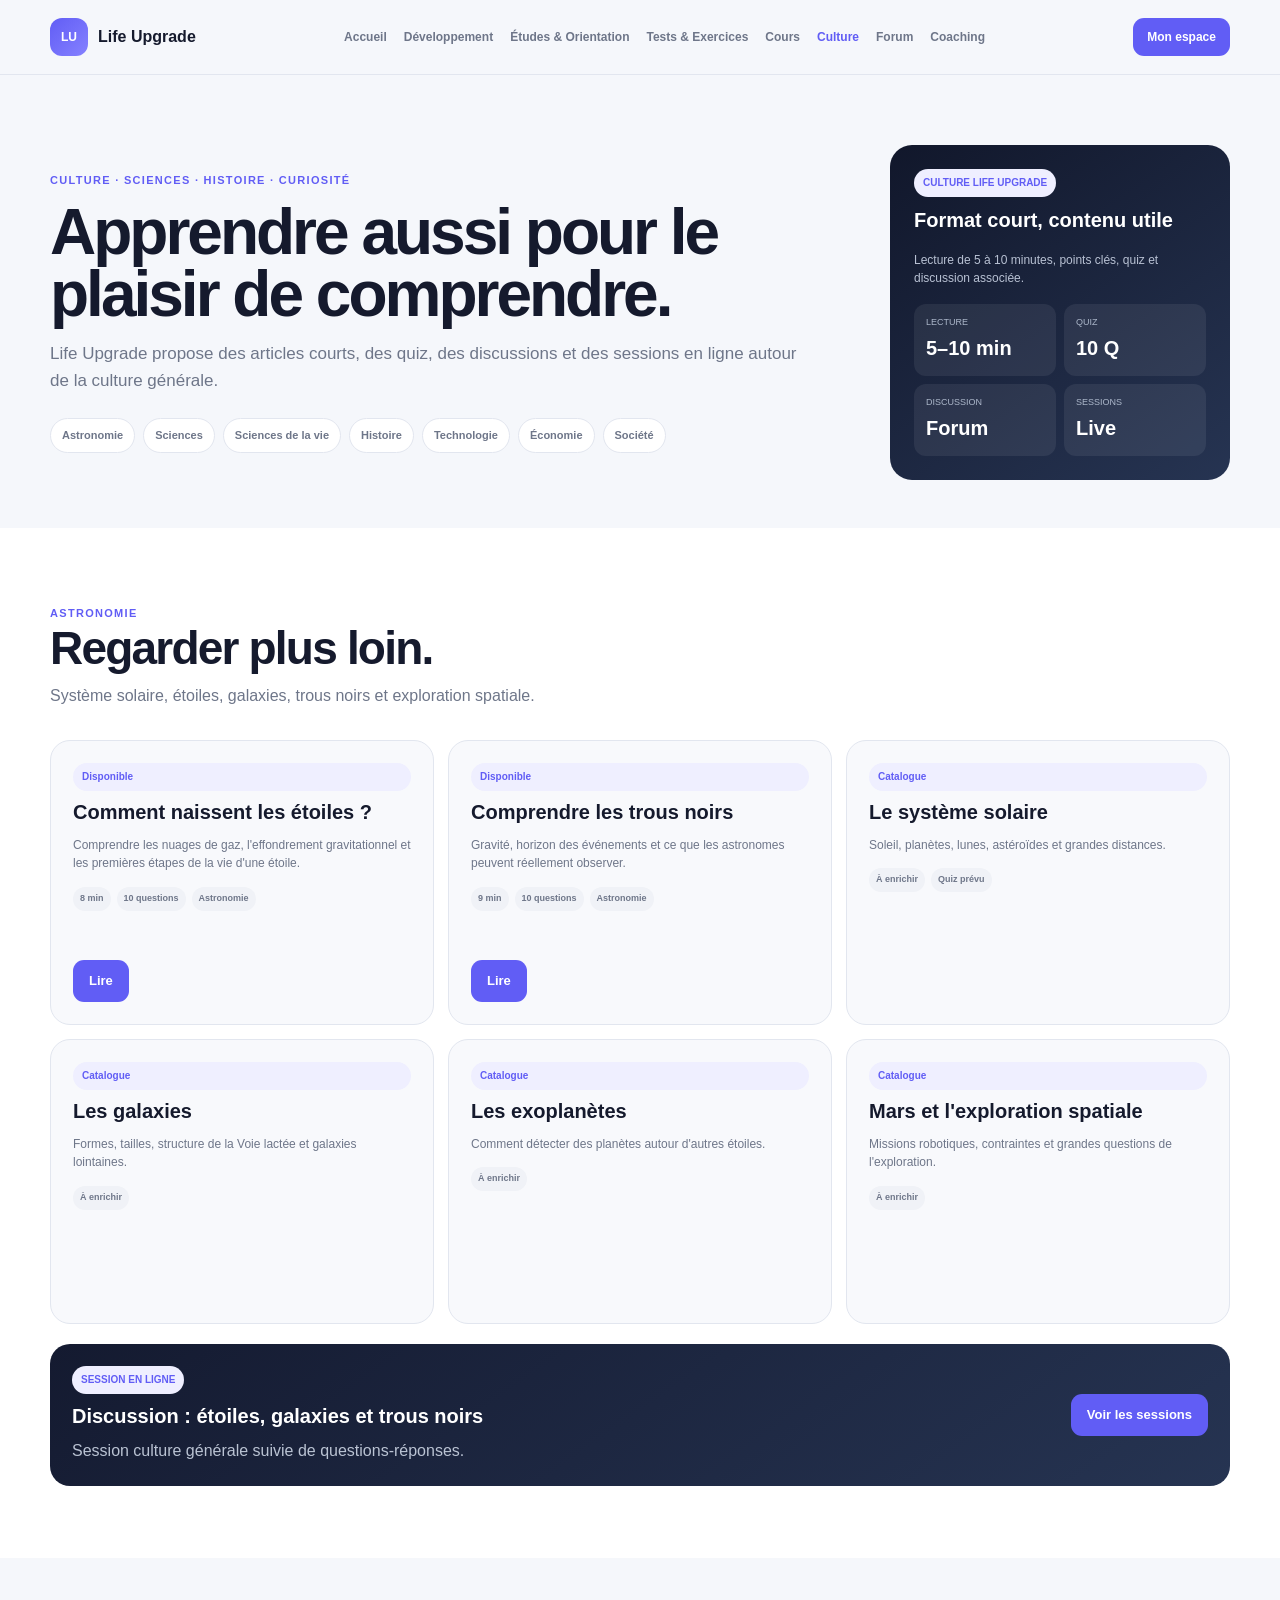
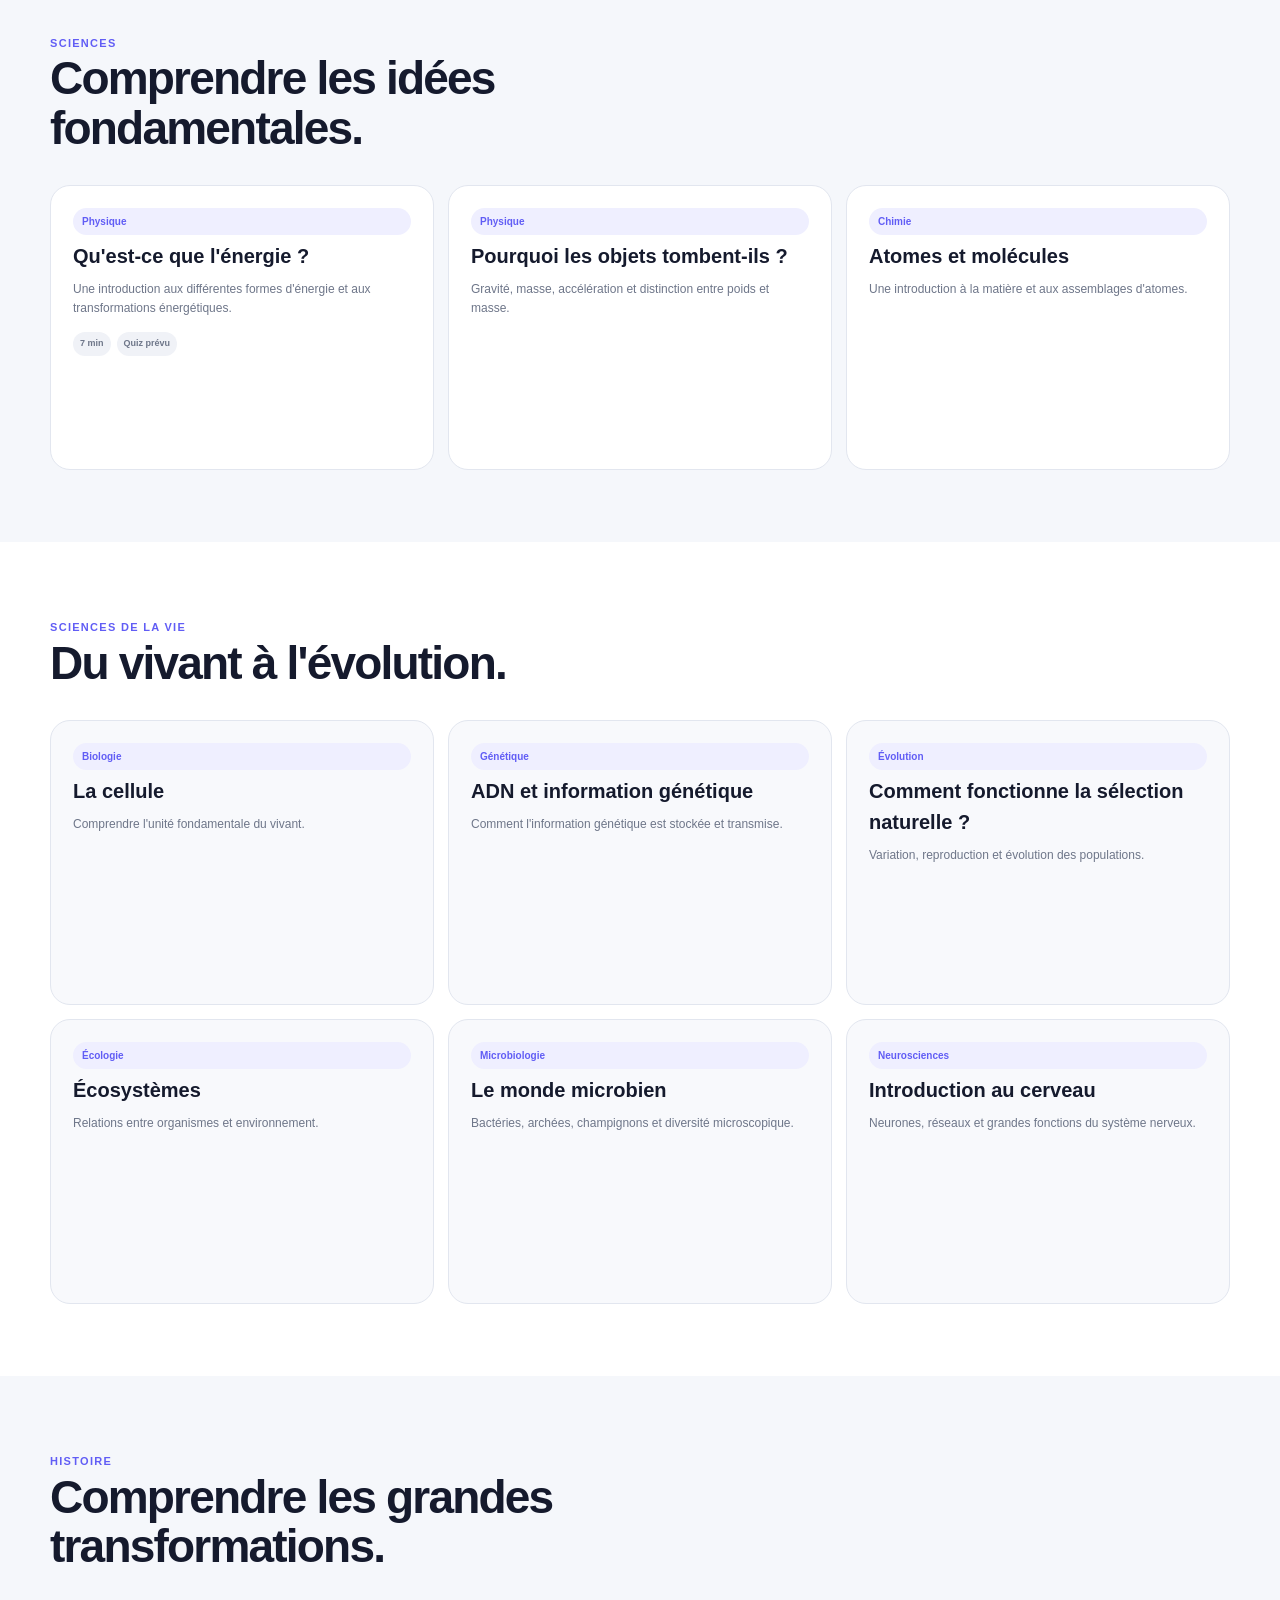
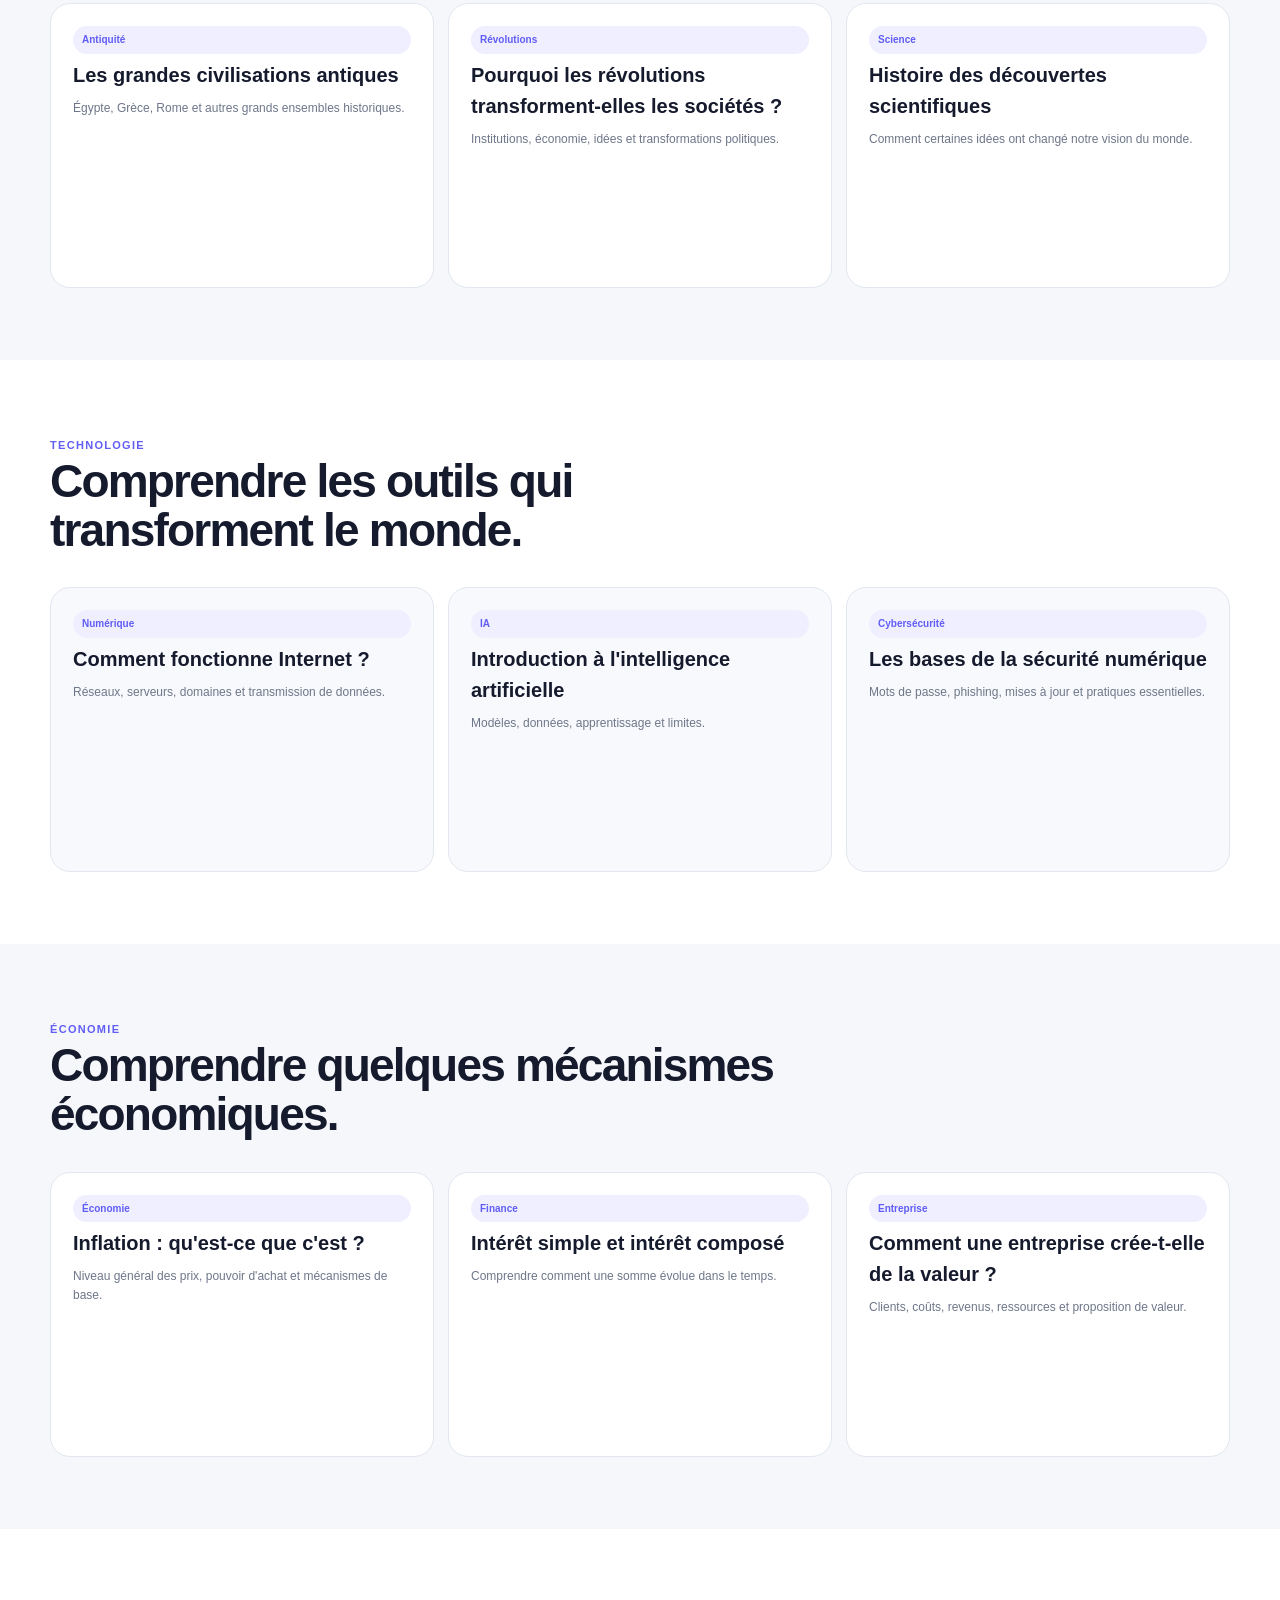
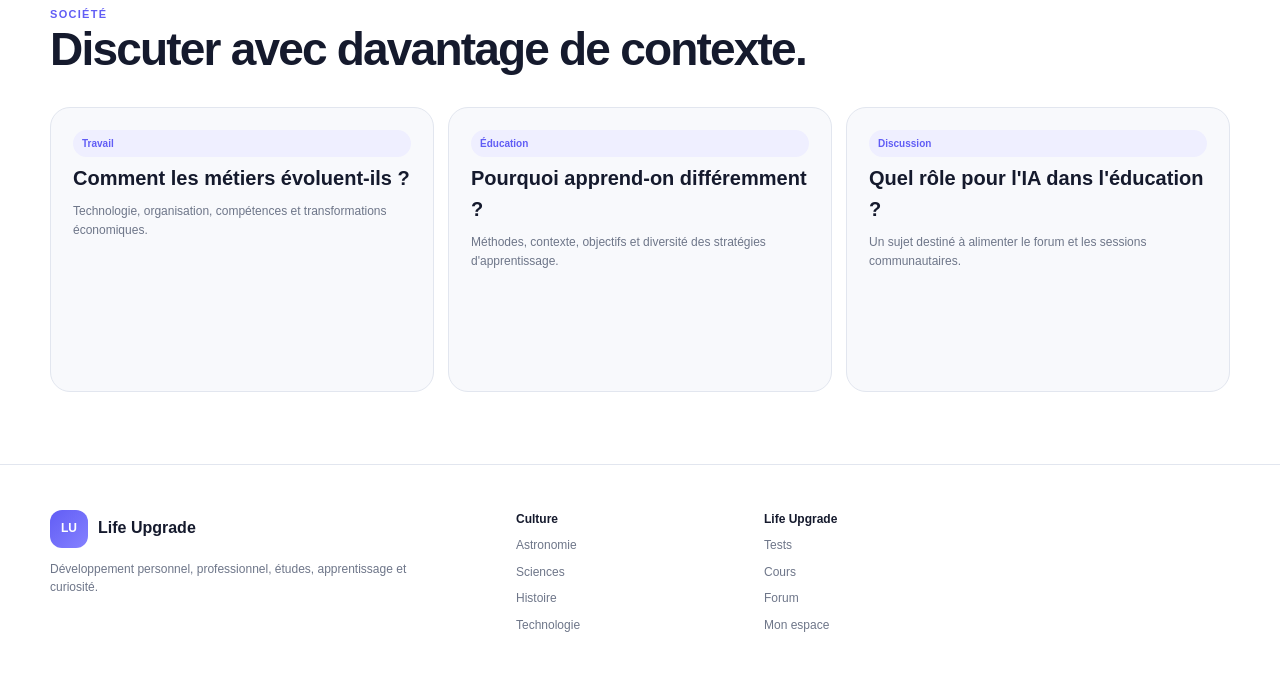
<file: culture.html>
<!DOCTYPE html>
<html lang="fr">

<head>
<meta charset="UTF-8">
<meta name="viewport" content="width=device-width,initial-scale=1">

<title>Culture & Curiosité — Life Upgrade</title>

<meta
  name="description"
  content="Culture générale Life Upgrade : astronomie, sciences, histoire, technologie, économie, société, quiz et discussions."
>

<link rel="stylesheet" href="style.css">

<style>

.page-hero{
  padding:70px 0 48px;
}

.page-hero-grid{
  display:grid;
  grid-template-columns:1fr 340px;
  gap:28px;
  align-items:center;
}

.page-hero p{
  max-width:760px;
  margin-top:15px;
  font-size:17px;
}

.culture-summary{
  padding:24px;
  border-radius:22px;
  color:white;
  background:linear-gradient(145deg,#11172b,#263452);
}

.culture-summary p{
  color:#b8c1d3;
  font-size:12px;
}

.culture-summary-grid{
  display:grid;
  grid-template-columns:1fr 1fr;
  gap:8px;
  margin-top:16px;
}

.culture-summary-item{
  padding:12px;
  border-radius:12px;
  background:rgba(255,255,255,.07);
}

.culture-summary-item span{
  display:block;
  color:#adb8cb;
  font-size:9px;
}

.culture-summary-item strong{
  display:block;
  margin-top:3px;
  font-size:20px;
}

.category-nav{
  display:flex;
  flex-wrap:wrap;
  gap:8px;
  margin-top:24px;
}

.category-nav a{
  padding:8px 11px;
  border-radius:999px;
  border:1px solid var(--border);
  background:white;
  color:var(--muted);
  font-size:11px;
  font-weight:800;
}

.category-nav a:hover{
  color:var(--primary);
  border-color:var(--primary);
}

.culture-section{
  padding:72px 0;
}

.culture-section.white{
  background:white;
}

.topic-grid{
  display:grid;
  grid-template-columns:repeat(3,1fr);
  gap:14px;
}

.topic-card{
  display:flex;
  flex-direction:column;
  min-height:285px;
  padding:22px;
  border-radius:20px;
  background:white;
  border:1px solid var(--border);
  transition:.2s;
}

.white .topic-card{
  background:#f8f9fc;
}

.topic-card:hover{
  transform:translateY(-2px);
  box-shadow:var(--shadow);
}

.topic-card h3{
  margin-top:6px;
}

.topic-card p{
  margin-top:8px;
  font-size:12px;
}

.topic-meta{
  display:flex;
  gap:6px;
  flex-wrap:wrap;
  margin:14px 0;
}

.topic-meta span{
  padding:5px 7px;
  border-radius:999px;
  background:#f0f2f7;
  color:var(--muted);
  font-size:9px;
  font-weight:800;
}

.topic-actions{
  margin-top:auto;
  display:flex;
  gap:7px;
  flex-wrap:wrap;
}

.live-banner{
  margin-top:20px;
  display:grid;
  grid-template-columns:1fr auto;
  gap:18px;
  align-items:center;
  padding:22px;
  border-radius:20px;
  background:linear-gradient(145deg,#141a30,#263452);
  color:white;
}

.live-banner p{
  margin-top:7px;
  color:#bac3d3;
}

.article-overlay{
  position:fixed;
  inset:0;
  z-index:500;
  display:none;
  background:#f5f7fb;
  overflow:auto;
}

.article-overlay.open{
  display:block;
}

.article-header{
  position:sticky;
  top:0;
  z-index:20;
  min-height:67px;
  display:flex;
  align-items:center;
  justify-content:space-between;
  gap:12px;
  padding:10px 22px;
  border-bottom:1px solid var(--border);
  background:rgba(255,255,255,.96);
  backdrop-filter:blur(12px);
}

.article-close{
  padding:8px 11px;
  border-radius:9px;
  border:1px solid var(--border);
  background:white;
  cursor:pointer;
  font-weight:800;
}

.article-layout{
  width:min(980px,calc(100% - 30px));
  margin:28px auto;
}

.article-content{
  padding:32px;
  border-radius:20px;
  border:1px solid var(--border);
  background:white;
}

.article-content h1{
  font-size:42px;
  letter-spacing:-1.5px;
}

.article-content h2{
  margin-top:28px;
  font-size:25px;
}

.article-content p{
  margin-top:12px;
  line-height:1.75;
}

.article-content ul{
  margin:14px 0 0 20px;
  color:var(--muted);
}

.article-content li{
  margin-top:7px;
}

.key-box{
  margin-top:20px;
  padding:17px;
  border-radius:15px;
  background:#f4f5fb;
}

.quiz-box{
  margin-top:24px;
  padding:22px;
  border-radius:18px;
  background:#11172a;
  color:white;
}

.quiz-box p{
  color:#b8c1d2;
}

.quiz-progress{
  height:8px;
  margin:18px 0;
  border-radius:999px;
  background:#2a3148;
  overflow:hidden;
}

.quiz-progress i{
  display:block;
  height:100%;
  background:#8c88ff;
}

.quiz-question{
  font-size:22px;
  font-weight:900;
  margin:20px 0;
}

.quiz-options{
  display:grid;
  gap:8px;
}

.quiz-option{
  padding:12px;
  text-align:left;
  border:1px solid rgba(255,255,255,.15);
  border-radius:11px;
  background:rgba(255,255,255,.06);
  color:white;
  cursor:pointer;
}

.quiz-option:hover{
  background:rgba(255,255,255,.12);
}

.quiz-result{
  text-align:center;
}

.quiz-score{
  margin:15px 0;
  font-size:60px;
  font-weight:900;
  color:#9e9aff;
}

.discussion-box{
  margin-top:22px;
  padding:18px;
  border-radius:16px;
  border:1px solid var(--border);
  background:#fafbfc;
}

@media(max-width:950px){
  .page-hero-grid,
  .topic-grid{
    grid-template-columns:1fr 1fr;
  }
}

@media(max-width:650px){
  .page-hero-grid,
  .topic-grid,
  .live-banner{
    grid-template-columns:1fr;
  }

  .article-content{
    padding:20px;
  }
}

</style>
</head>

<body>

<header class="header">
<div class="container nav">

  <a class="logo" href="index.html">
    <span class="logo-icon">LU</span>
    <span>Life Upgrade</span>
  </a>

  <nav class="menu">
    <a href="index.html">Accueil</a>
    <a href="developpement.html">Développement</a>
    <a href="etudes.html">Études & Orientation</a>
    <a href="tests.html">Tests & Exercices</a>
    <a href="cours.html">Cours</a>
    <a class="active" href="culture.html">Culture</a>
    <a href="forum.html">Forum</a>
    <a href="coaching.html">Coaching</a>
  </nav>

  <a class="account-button" href="dashboard.html">
    Mon espace
  </a>

</div>
</header>

<main>

<section class="page-hero">
<div class="container page-hero-grid">

  <div>

    <div class="eyebrow">
      CULTURE · SCIENCES · HISTOIRE · CURIOSITÉ
    </div>

    <h1 style="font-size:clamp(44px,5vw,67px)">
      Apprendre aussi pour le plaisir de comprendre.
    </h1>

    <p>
      Life Upgrade propose des articles courts, des quiz,
      des discussions et des sessions en ligne autour de la culture générale.
    </p>

    <div class="category-nav">
      <a href="#astronomie">Astronomie</a>
      <a href="#sciences">Sciences</a>
      <a href="#vie">Sciences de la vie</a>
      <a href="#histoire">Histoire</a>
      <a href="#technologie">Technologie</a>
      <a href="#economie">Économie</a>
      <a href="#societe">Société</a>
    </div>

  </div>

  <div class="culture-summary">

    <span class="badge">
      CULTURE LIFE UPGRADE
    </span>

    <h3 style="margin-top:8px">
      Format court, contenu utile
    </h3>

    <p>
      Lecture de 5 à 10 minutes, points clés,
      quiz et discussion associée.
    </p>

    <div class="culture-summary-grid">

      <div class="culture-summary-item">
        <span>LECTURE</span>
        <strong>5–10 min</strong>
      </div>

      <div class="culture-summary-item">
        <span>QUIZ</span>
        <strong>10 Q</strong>
      </div>

      <div class="culture-summary-item">
        <span>DISCUSSION</span>
        <strong>Forum</strong>
      </div>

      <div class="culture-summary-item">
        <span>SESSIONS</span>
        <strong>Live</strong>
      </div>

    </div>

  </div>

</div>
</section>


<!-- ASTRONOMIE -->

<section id="astronomie" class="culture-section white">
<div class="container">

  <div class="section-title">
    <span class="eyebrow">ASTRONOMIE</span>
    <h2>Regarder plus loin.</h2>
    <p>
      Système solaire, étoiles, galaxies, trous noirs et exploration spatiale.
    </p>
  </div>

  <div class="topic-grid">

    <article class="topic-card">
      <span class="badge">Disponible</span>
      <h3>Comment naissent les étoiles ?</h3>
      <p>
        Comprendre les nuages de gaz, l'effondrement gravitationnel
        et les premières étapes de la vie d'une étoile.
      </p>
      <div class="topic-meta">
        <span>8 min</span>
        <span>10 questions</span>
        <span>Astronomie</span>
      </div>
      <div class="topic-actions">
        <button class="button primary" style="border:0;cursor:pointer" onclick="openArticle('stars')">
          Lire
        </button>
      </div>
    </article>

    <article class="topic-card">
      <span class="badge">Disponible</span>
      <h3>Comprendre les trous noirs</h3>
      <p>
        Gravité, horizon des événements et ce que les astronomes
        peuvent réellement observer.
      </p>
      <div class="topic-meta">
        <span>9 min</span>
        <span>10 questions</span>
        <span>Astronomie</span>
      </div>
      <div class="topic-actions">
        <button class="button primary" style="border:0;cursor:pointer" onclick="openArticle('blackholes')">
          Lire
        </button>
      </div>
    </article>

    <article class="topic-card">
      <span class="badge">Catalogue</span>
      <h3>Le système solaire</h3>
      <p>
        Soleil, planètes, lunes, astéroïdes et grandes distances.
      </p>
      <div class="topic-meta">
        <span>À enrichir</span>
        <span>Quiz prévu</span>
      </div>
    </article>

    <article class="topic-card">
      <span class="badge">Catalogue</span>
      <h3>Les galaxies</h3>
      <p>
        Formes, tailles, structure de la Voie lactée et galaxies lointaines.
      </p>
      <div class="topic-meta">
        <span>À enrichir</span>
      </div>
    </article>

    <article class="topic-card">
      <span class="badge">Catalogue</span>
      <h3>Les exoplanètes</h3>
      <p>
        Comment détecter des planètes autour d'autres étoiles.
      </p>
      <div class="topic-meta">
        <span>À enrichir</span>
      </div>
    </article>

    <article class="topic-card">
      <span class="badge">Catalogue</span>
      <h3>Mars et l'exploration spatiale</h3>
      <p>
        Missions robotiques, contraintes et grandes questions de l'exploration.
      </p>
      <div class="topic-meta">
        <span>À enrichir</span>
      </div>
    </article>

  </div>

  <div class="live-banner">

    <div>
      <span class="badge">SESSION EN LIGNE</span>
      <h3 style="margin-top:7px">
        Discussion : étoiles, galaxies et trous noirs
      </h3>
      <p>
        Session culture générale suivie de questions-réponses.
      </p>
    </div>

    <a class="button primary" href="sessions.html">
      Voir les sessions
    </a>

  </div>

</div>
</section>


<!-- SCIENCES -->

<section id="sciences" class="culture-section">
<div class="container">

  <div class="section-title">
    <span class="eyebrow">SCIENCES</span>
    <h2>Comprendre les idées fondamentales.</h2>
  </div>

  <div class="topic-grid">

    <article class="topic-card">
      <span class="badge">Physique</span>
      <h3>Qu'est-ce que l'énergie ?</h3>
      <p>
        Une introduction aux différentes formes d'énergie
        et aux transformations énergétiques.
      </p>
      <div class="topic-meta">
        <span>7 min</span>
        <span>Quiz prévu</span>
      </div>
    </article>

    <article class="topic-card">
      <span class="badge">Physique</span>
      <h3>Pourquoi les objets tombent-ils ?</h3>
      <p>
        Gravité, masse, accélération et distinction entre poids et masse.
      </p>
    </article>

    <article class="topic-card">
      <span class="badge">Chimie</span>
      <h3>Atomes et molécules</h3>
      <p>
        Une introduction à la matière et aux assemblages d'atomes.
      </p>
    </article>

  </div>

</div>
</section>


<!-- SCIENCES VIE -->

<section id="vie" class="culture-section white">
<div class="container">

  <div class="section-title">
    <span class="eyebrow">SCIENCES DE LA VIE</span>
    <h2>Du vivant à l'évolution.</h2>
  </div>

  <div class="topic-grid">

    <article class="topic-card">
      <span class="badge">Biologie</span>
      <h3>La cellule</h3>
      <p>
        Comprendre l'unité fondamentale du vivant.
      </p>
    </article>

    <article class="topic-card">
      <span class="badge">Génétique</span>
      <h3>ADN et information génétique</h3>
      <p>
        Comment l'information génétique est stockée et transmise.
      </p>
    </article>

    <article class="topic-card">
      <span class="badge">Évolution</span>
      <h3>Comment fonctionne la sélection naturelle ?</h3>
      <p>
        Variation, reproduction et évolution des populations.
      </p>
    </article>

    <article class="topic-card">
      <span class="badge">Écologie</span>
      <h3>Écosystèmes</h3>
      <p>
        Relations entre organismes et environnement.
      </p>
    </article>

    <article class="topic-card">
      <span class="badge">Microbiologie</span>
      <h3>Le monde microbien</h3>
      <p>
        Bactéries, archées, champignons et diversité microscopique.
      </p>
    </article>

    <article class="topic-card">
      <span class="badge">Neurosciences</span>
      <h3>Introduction au cerveau</h3>
      <p>
        Neurones, réseaux et grandes fonctions du système nerveux.
      </p>
    </article>

  </div>

</div>
</section>


<!-- HISTOIRE -->

<section id="histoire" class="culture-section">
<div class="container">

  <div class="section-title">
    <span class="eyebrow">HISTOIRE</span>
    <h2>Comprendre les grandes transformations.</h2>
  </div>

  <div class="topic-grid">

    <article class="topic-card">
      <span class="badge">Antiquité</span>
      <h3>Les grandes civilisations antiques</h3>
      <p>
        Égypte, Grèce, Rome et autres grands ensembles historiques.
      </p>
    </article>

    <article class="topic-card">
      <span class="badge">Révolutions</span>
      <h3>Pourquoi les révolutions transforment-elles les sociétés ?</h3>
      <p>
        Institutions, économie, idées et transformations politiques.
      </p>
    </article>

    <article class="topic-card">
      <span class="badge">Science</span>
      <h3>Histoire des découvertes scientifiques</h3>
      <p>
        Comment certaines idées ont changé notre vision du monde.
      </p>
    </article>

  </div>

</div>
</section>


<!-- TECHNOLOGIE -->

<section id="technologie" class="culture-section white">
<div class="container">

  <div class="section-title">
    <span class="eyebrow">TECHNOLOGIE</span>
    <h2>Comprendre les outils qui transforment le monde.</h2>
  </div>

  <div class="topic-grid">

    <article class="topic-card">
      <span class="badge">Numérique</span>
      <h3>Comment fonctionne Internet ?</h3>
      <p>
        Réseaux, serveurs, domaines et transmission de données.
      </p>
    </article>

    <article class="topic-card">
      <span class="badge">IA</span>
      <h3>Introduction à l'intelligence artificielle</h3>
      <p>
        Modèles, données, apprentissage et limites.
      </p>
    </article>

    <article class="topic-card">
      <span class="badge">Cybersécurité</span>
      <h3>Les bases de la sécurité numérique</h3>
      <p>
        Mots de passe, phishing, mises à jour et pratiques essentielles.
      </p>
    </article>

  </div>

</div>
</section>


<!-- ECONOMIE -->

<section id="economie" class="culture-section">
<div class="container">

  <div class="section-title">
    <span class="eyebrow">ÉCONOMIE</span>
    <h2>Comprendre quelques mécanismes économiques.</h2>
  </div>

  <div class="topic-grid">

    <article class="topic-card">
      <span class="badge">Économie</span>
      <h3>Inflation : qu'est-ce que c'est ?</h3>
      <p>
        Niveau général des prix, pouvoir d'achat et mécanismes de base.
      </p>
    </article>

    <article class="topic-card">
      <span class="badge">Finance</span>
      <h3>Intérêt simple et intérêt composé</h3>
      <p>
        Comprendre comment une somme évolue dans le temps.
      </p>
    </article>

    <article class="topic-card">
      <span class="badge">Entreprise</span>
      <h3>Comment une entreprise crée-t-elle de la valeur ?</h3>
      <p>
        Clients, coûts, revenus, ressources et proposition de valeur.
      </p>
    </article>

  </div>

</div>
</section>


<!-- SOCIETE -->

<section id="societe" class="culture-section white">
<div class="container">

  <div class="section-title">
    <span class="eyebrow">SOCIÉTÉ</span>
    <h2>Discuter avec davantage de contexte.</h2>
  </div>

  <div class="topic-grid">

    <article class="topic-card">
      <span class="badge">Travail</span>
      <h3>Comment les métiers évoluent-ils ?</h3>
      <p>
        Technologie, organisation, compétences et transformations économiques.
      </p>
    </article>

    <article class="topic-card">
      <span class="badge">Éducation</span>
      <h3>Pourquoi apprend-on différemment ?</h3>
      <p>
        Méthodes, contexte, objectifs et diversité des stratégies d'apprentissage.
      </p>
    </article>

    <article class="topic-card">
      <span class="badge">Discussion</span>
      <h3>Quel rôle pour l'IA dans l'éducation ?</h3>
      <p>
        Un sujet destiné à alimenter le forum et les sessions communautaires.
      </p>
    </article>

  </div>

</div>
</section>

</main>


<footer>
<div class="container footer-grid">

  <div>
    <a class="logo" href="index.html">
      <span class="logo-icon">LU</span>
      <span>Life Upgrade</span>
    </a>

    <p>
      Développement personnel, professionnel,
      études, apprentissage et curiosité.
    </p>
  </div>

  <div>
    <strong>Culture</strong>
    <a href="#astronomie">Astronomie</a>
    <a href="#sciences">Sciences</a>
    <a href="#histoire">Histoire</a>
    <a href="#technologie">Technologie</a>
  </div>

  <div>
    <strong>Life Upgrade</strong>
    <a href="tests.html">Tests</a>
    <a href="cours.html">Cours</a>
    <a href="forum.html">Forum</a>
    <a href="dashboard.html">Mon espace</a>
  </div>

</div>
</footer>


<!-- ARTICLE OVERLAY -->

<div id="articleOverlay" class="article-overlay">

  <div class="article-header">

    <button class="article-close" onclick="closeArticle()">
      ← Retour
    </button>

    <strong id="articleHeaderTitle">
      Culture Life Upgrade
    </strong>

  </div>

  <div class="article-layout">

    <article id="articleContent" class="article-content"></article>

  </div>

</div>


<script>

const cultureLibrary = {

stars:{

title:"Comment naissent les étoiles ?",

content:`

<div class="eyebrow">
ASTRONOMIE
</div>

<h1>
Comment naissent les étoiles ?
</h1>

<p>
Les étoiles se forment dans de vastes régions contenant du gaz
et de la poussière. Certaines zones deviennent progressivement
plus denses que leur environnement.
</p>

<h2>
La gravité entre en jeu
</h2>

<p>
Lorsque suffisamment de matière est rassemblée,
la gravité contribue à attirer davantage de matière vers la région dense.
Le nuage peut alors commencer à s'effondrer sur lui-même.
</p>

<p>
En se contractant, la matière devient plus dense
et la température du centre augmente.
</p>

<h2>
La protoétoile
</h2>

<p>
Avant d'être une étoile stable,
l'objet en formation est généralement décrit comme une protoétoile.
Elle continue à accumuler de la matière provenant de son environnement.
</p>

<h2>
La fusion nucléaire
</h2>

<p>
Lorsque les conditions deviennent suffisamment extrêmes au centre,
des réactions de fusion nucléaire peuvent commencer.
Dans les étoiles comme le Soleil,
l'hydrogène joue un rôle central dans cette phase.
</p>

<p>
L'énergie produite contribue alors à l'équilibre
entre la tendance de la gravité à comprimer l'étoile
et les effets associés à l'énergie produite dans son intérieur.
</p>

<div class="key-box">

<strong>
À retenir
</strong>

<ul>
<li>Les étoiles naissent dans des régions riches en gaz et poussière.</li>
<li>La gravité participe à l'effondrement des régions suffisamment denses.</li>
<li>Une protoétoile précède l'étoile stable.</li>
<li>La fusion nucléaire marque une étape fondamentale.</li>
</ul>

</div>

<div id="cultureQuiz"></div>

<div class="discussion-box">

<strong>
Discussion associée
</strong>

<p>
Pourquoi certaines étoiles deviennent-elles beaucoup plus massives que d'autres ?
</p>

<a class="button secondary" href="forum.html">
Rejoindre la discussion
</a>

</div>

`,

quiz:[
{
q:"Les étoiles se forment principalement dans des régions contenant :",
a:["du gaz et de la poussière","uniquement de l'eau","uniquement des métaux","du vide absolu"],
correct:0
},
{
q:"Quelle interaction joue un rôle central dans l'effondrement du nuage ?",
a:["la gravité","le son","la couleur","le magnétisme uniquement"],
correct:0
},
{
q:"Lorsque le nuage se contracte, le centre tend à devenir :",
a:["moins dense","plus dense et plus chaud","totalement froid","vide"],
correct:1
},
{
q:"Comment appelle-t-on couramment un objet stellaire en formation ?",
a:["protoétoile","exoplanète","comète","galaxie"],
correct:0
},
{
q:"Une protoétoile peut continuer à :",
a:["accumuler de la matière","perdre toute gravité","devenir une planète immédiatement","disparaître nécessairement"],
correct:0
},
{
q:"Quelle étape caractérise le passage vers une étoile stable ?",
a:["le début de réactions de fusion nucléaire","la formation d'océans","la disparition de la matière","la perte de toute énergie"],
correct:0
},
{
q:"Dans une étoile comme le Soleil, quel élément joue un rôle central dans la fusion ?",
a:["hydrogène","silicium uniquement","or","uranium uniquement"],
correct:0
},
{
q:"L'énergie produite dans l'étoile contribue notamment à :",
a:["son équilibre interne","supprimer toute gravité","arrêter toute réaction","la transformer en planète"],
correct:0
},
{
q:"Toutes les étoiles ont exactement la même masse.",
a:["Vrai","Faux","Toujours","Seulement le Soleil"],
correct:1
},
{
q:"Le processus de formation stellaire commence généralement par :",
a:["une région de matière plus dense","une planète rocheuse","un océan","un satellite artificiel"],
correct:0
}
]

},


blackholes:{

title:"Comprendre les trous noirs",

content:`

<div class="eyebrow">
ASTRONOMIE
</div>

<h1>
Comprendre les trous noirs
</h1>

<p>
Un trou noir est une région de l'espace-temps
où la gravité est suffisamment intense pour qu'au-delà
d'une certaine limite, appelée horizon des événements,
aucun signal ne puisse revenir vers l'extérieur.
</p>

<h2>
Comment certains trous noirs se forment-ils ?
</h2>

<p>
Certains trous noirs stellaires peuvent se former
à partir de l'évolution finale d'étoiles très massives.
Lorsque leur structure ne peut plus être soutenue de la même manière,
une partie de l'étoile peut s'effondrer.
</p>

<h2>
L'horizon des événements
</h2>

<p>
L'horizon des événements n'est pas une surface solide.
Il représente une limite à partir de laquelle
les trajectoires possibles ne permettent plus de revenir vers l'extérieur.
</p>

<h2>
Comment observer quelque chose dont la lumière ne ressort pas ?
</h2>

<p>
Les astronomes étudient les effets du trou noir
sur la matière et les objets proches.
La matière qui tombe vers un trou noir peut notamment chauffer fortement
et produire un rayonnement détectable avant de franchir l'horizon.
</p>

<p>
Les mouvements d'étoiles autour d'un objet invisible massif
peuvent également fournir des indices.
</p>

<div class="key-box">

<strong>
À retenir
</strong>

<ul>
<li>Un trou noir est une région où la gravité modifie fortement les trajectoires possibles.</li>
<li>L'horizon des événements est une limite, pas une surface solide.</li>
<li>Les astronomes observent notamment les effets des trous noirs sur leur environnement.</li>
<li>Tous les trous noirs ne sont pas nécessairement identiques en masse.</li>
</ul>

</div>

<div id="cultureQuiz"></div>

<div class="discussion-box">

<strong>
Discussion associée
</strong>

<p>
Comment peut-on étudier un objet qui n'émet pas directement de lumière visible ?
</p>

<a class="button secondary" href="forum.html">
Rejoindre la discussion
</a>

</div>

`,

quiz:[
{
q:"Un trou noir est principalement décrit comme :",
a:["une région de l'espace-temps à gravité extrême","une planète noire","une étoile sans gravité","un nuage de poussière"],
correct:0
},
{
q:"Comment appelle-t-on la limite au-delà de laquelle un signal ne peut plus revenir vers l'extérieur ?",
a:["horizon des événements","orbite terrestre","équateur","atmosphère"],
correct:0
},
{
q:"L'horizon des événements est :",
a:["une surface solide","une limite physique de trajectoires","une planète","une étoile"],
correct:1
},
{
q:"Certains trous noirs stellaires peuvent provenir :",
a:["de l'évolution d'étoiles très massives","uniquement de planètes","des océans","de satellites artificiels"],
correct:0
},
{
q:"Les astronomes peuvent étudier un trou noir grâce notamment :",
a:["aux effets sur la matière proche","à sa surface solide visible","à son atmosphère bleue","à ses continents"],
correct:0
},
{
q:"La matière tombant vers un trou noir peut :",
a:["chauffer et rayonner","devenir toujours froide immédiatement","annuler la gravité","former nécessairement une planète"],
correct:0
},
{
q:"Les mouvements d'étoiles proches peuvent :",
a:["fournir des indices sur un objet massif invisible","supprimer le trou noir","arrêter le temps partout","prouver que rien n'existe"],
correct:0
},
{
q:"Tous les trous noirs ont exactement la même masse.",
a:["Vrai","Faux","Toujours","Seulement dans la Voie lactée"],
correct:1
},
{
q:"Pourquoi ne voit-on pas directement la lumière venant de l'intérieur de l'horizon ?",
a:["les trajectoires ne permettent plus de revenir vers l'extérieur","il n'y a jamais de matière","l'espace devient transparent","la lumière disparaît dans toute la galaxie"],
correct:0
},
{
q:"Étudier un trou noir consiste souvent à étudier :",
a:["son environnement et ses effets","uniquement sa couleur","sa surface rocheuse","ses océans"],
correct:0
}
]

}

};


let currentArticle = null;
let cultureQuizState = null;


function openArticle(id){

  const article = cultureLibrary[id];

  if(!article){
    return;
  }

  currentArticle = id;

  document
    .getElementById("articleOverlay")
    .classList
    .add("open");

  document.body.style.overflow = "hidden";

  document.getElementById("articleHeaderTitle").textContent =
    article.title;

  document.getElementById("articleContent").innerHTML =
    article.content;

  renderCultureQuizIntro();

  window.scrollTo(0,0);

}


function closeArticle(){

  document
    .getElementById("articleOverlay")
    .classList
    .remove("open");

  document.body.style.overflow = "";

  currentArticle = null;

}


function renderCultureQuizIntro(){

  const article = cultureLibrary[currentArticle];

  const target =
    document.getElementById("cultureQuiz");

  if(!target){
    return;
  }

  target.innerHTML = `

    <div class="quiz-box">

      <div class="eyebrow" style="color:#aaa7ff">
        QUIZ
      </div>

      <h2 style="color:white">
        Vérifie ce que tu as retenu
      </h2>

      <p>
        ${article.quiz.length} questions.
        Le résultat est disponible immédiatement.
      </p>

      <button
        class="button primary"
        style="margin-top:15px;border:0;cursor:pointer"
        onclick="startCultureQuiz()"
      >
        Commencer le quiz
      </button>

    </div>

  `;

}


function startCultureQuiz(){

  const article =
    cultureLibrary[currentArticle];

  cultureQuizState = {
    index:0,
    answers:Array(article.quiz.length).fill(null)
  };

  renderCultureQuestion();

}


function renderCultureQuestion(){

  const article =
    cultureLibrary[currentArticle];

  const question =
    article.quiz[cultureQuizState.index];

  const progress =
    ((cultureQuizState.index + 1) / article.quiz.length) * 100;

  const target =
    document.getElementById("cultureQuiz");

  target.innerHTML = `

    <div class="quiz-box">

      <div class="eyebrow" style="color:#aaa7ff">
        QUIZ
      </div>

      <p>
        Question ${cultureQuizState.index + 1}
        / ${article.quiz.length}
      </p>

      <div class="quiz-progress">
        <i style="width:${progress}%"></i>
      </div>

      <div class="quiz-question">
        ${question.q}
      </div>

      <div class="quiz-options">

        ${question.a.map((answer,index)=>`

          <button
            class="quiz-option"
            onclick="answerCultureQuiz(${index})"
          >
            ${String.fromCharCode(65 + index)}.
            ${answer}
          </button>

        `).join("")}

      </div>

    </div>

  `;

}


function answerCultureQuiz(answerIndex){

  const article =
    cultureLibrary[currentArticle];

  cultureQuizState.answers[
    cultureQuizState.index
  ] = answerIndex;


  if(
    cultureQuizState.index <
    article.quiz.length - 1
  ){

    cultureQuizState.index++;

    renderCultureQuestion();

  }else{

    showCultureResult();

  }

}


function showCultureResult(){

  const article =
    cultureLibrary[currentArticle];

  let correct = 0;

  article.quiz.forEach((question,index)=>{

    if(
      cultureQuizState.answers[index] ===
      question.correct
    ){
      correct++;
    }

  });


  const percentage =
    Math.round(
      (correct / article.quiz.length) * 100
    );


  let message = "";

  if(percentage >= 80){

    message =
      "Très bonne compréhension du sujet.";

  }else if(percentage >= 60){

    message =
      "Bonne base. Quelques éléments peuvent être relus.";

  }else{

    message =
      "Une seconde lecture aidera à consolider les points clés.";

  }


  saveCultureResult(
    article.title,
    percentage
  );


  const target =
    document.getElementById("cultureQuiz");


  target.innerHTML = `

    <div class="quiz-box quiz-result">

      <div class="eyebrow" style="color:#aaa7ff">
        RÉSULTAT
      </div>

      <div class="quiz-score">
        ${percentage}/100
      </div>

      <h3 style="color:white">
        ${correct}/${article.quiz.length}
        bonnes réponses
      </h3>

      <p>
        ${message}
      </p>

      <button
        class="button primary"
        style="margin-top:16px;border:0;cursor:pointer"
        onclick="startCultureQuiz()"
      >
        Refaire le quiz
      </button>

    </div>

  `;

}


function saveCultureResult(title,score){

  let results = [];

  try{

    results =
      JSON.parse(
        localStorage.getItem(
          "lifeUpgradeCultureResults"
        )
      ) || [];

  }catch(error){

    results = [];

  }


  results.unshift({

    title:title,

    score:score,

    date:
      new Date()
      .toLocaleString("fr-FR")

  });


  localStorage.setItem(

    "lifeUpgradeCultureResults",

    JSON.stringify(
      results.slice(0,50)
    )

  );

}

</script>

</body>
</html>
</file>
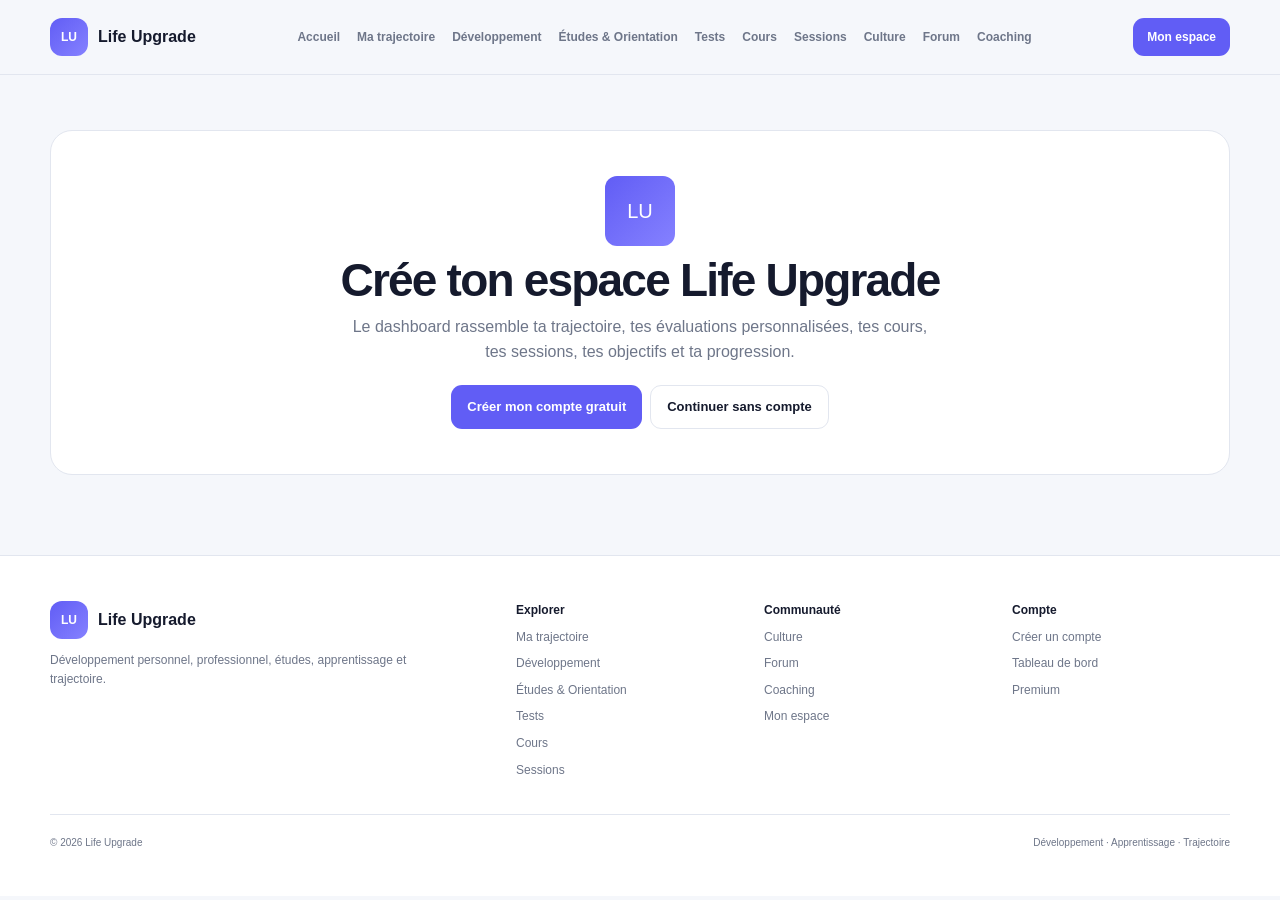
<file: dashboard.html>
<!DOCTYPE html>
<html lang="fr">

<head>
<meta charset="UTF-8">
<meta name="viewport" content="width=device-width,initial-scale=1">

<title>Mon espace — Life Upgrade</title>

<meta
  name="description"
  content="Tableau de bord Life Upgrade : profil, trajectoire, tests, cours, objectifs, sessions et progression."
>

<link rel="stylesheet" href="style.css">

<style>

/* ============================================================
   PAGE
============================================================ */

.dashboard-page{
  padding:55px 0 80px;
}

.dashboard-hero{
  display:grid;
  grid-template-columns:1fr 330px;
  gap:18px;
  align-items:stretch;
}

.welcome-card{
  padding:26px;
  border:1px solid var(--border);
  border-radius:22px;
  background:white;
}

.welcome-card p{
  margin-top:8px;
}

.plan-card{
  padding:24px;
  border-radius:22px;
  color:white;
  background:linear-gradient(145deg,#11172b,#263452);
}

.plan-card p{
  color:#b8c1d3;
  font-size:11px;
}

.plan-status{
  margin-top:14px;
  padding:12px;
  border-radius:12px;
  background:rgba(255,255,255,.07);
}

.plan-status span{
  display:block;
  color:#adb8cb;
  font-size:9px;
}

.plan-status strong{
  display:block;
  margin-top:4px;
  font-size:18px;
}


/* ============================================================
   NAV TABS
============================================================ */

.dashboard-tabs{
  display:flex;
  flex-wrap:wrap;
  gap:8px;
  margin-top:20px;
}

.dashboard-tab{
  padding:9px 12px;
  border:1px solid var(--border);
  border-radius:999px;
  background:white;
  color:var(--muted);
  cursor:pointer;
  font-size:11px;
  font-weight:800;
}

.dashboard-tab.active,
.dashboard-tab:hover{
  border-color:var(--primary);
  background:var(--soft);
  color:var(--primary);
}


/* ============================================================
   SECTIONS
============================================================ */

.dashboard-section{
  padding-top:28px;
}

.dashboard-view{
  display:none;
}

.dashboard-view.active{
  display:block;
}

.section-header{
  display:flex;
  justify-content:space-between;
  gap:15px;
  align-items:flex-end;
  margin-bottom:16px;
}

.section-header p{
  font-size:11px;
}

.dashboard-grid{
  display:grid;
  grid-template-columns:repeat(3,1fr);
  gap:14px;
}

.dashboard-grid-2{
  display:grid;
  grid-template-columns:repeat(2,1fr);
  gap:14px;
}

.dashboard-card{
  padding:20px;
  border:1px solid var(--border);
  border-radius:18px;
  background:white;
}

.dashboard-card p{
  margin-top:7px;
  font-size:11px;
}

.dashboard-card h3{
  margin-top:5px;
}


/* ============================================================
   STATS
============================================================ */

.stat-grid{
  display:grid;
  grid-template-columns:repeat(4,1fr);
  gap:10px;
  margin-top:18px;
}

.stat-card{
  padding:17px;
  border:1px solid var(--border);
  border-radius:16px;
  background:white;
}

.stat-card span{
  display:block;
  color:var(--muted);
  font-size:9px;
  font-weight:800;
}

.stat-card strong{
  display:block;
  margin-top:4px;
  font-size:24px;
}

.stat-card p{
  margin-top:3px;
  font-size:9px;
}


/* ============================================================
   PROGRESS
============================================================ */

.progress-row{
  margin-top:14px;
}

.progress-head{
  display:flex;
  justify-content:space-between;
  gap:10px;
  margin-bottom:6px;
  font-size:10px;
  font-weight:800;
}

.progress-track{
  height:8px;
  overflow:hidden;
  border-radius:999px;
  background:#e8ebf1;
}

.progress-track i{
  display:block;
  height:100%;
  border-radius:999px;
  background:var(--primary);
}


/* ============================================================
   ACTION CARDS
============================================================ */

.action-card{
  padding:20px;
  border-radius:18px;
  background:linear-gradient(145deg,#151b31,#293653);
  color:white;
}

.action-card p{
  margin-top:8px;
  color:#bcc5d5;
  font-size:11px;
}

.action-buttons{
  display:flex;
  flex-wrap:wrap;
  gap:8px;
  margin-top:14px;
}


/* ============================================================
   TEST PLAN
============================================================ */

.test-plan-list{
  display:grid;
  gap:8px;
  margin-top:14px;
}

.test-plan-item{
  display:grid;
  grid-template-columns:1fr auto;
  gap:10px;
  align-items:center;
  padding:12px;
  border:1px solid var(--border);
  border-radius:12px;
  background:#f8f9fc;
}

.test-plan-item strong{
  display:block;
  font-size:11px;
}

.test-plan-item span{
  display:block;
  margin-top:3px;
  color:var(--muted);
  font-size:9px;
}

.test-count{
  color:var(--primary);
  font-size:13px;
  font-weight:900;
}


/* ============================================================
   OBJECTIVES
============================================================ */

.goal-card{
  padding:18px;
  border:1px solid var(--border);
  border-radius:16px;
  background:white;
}

.goal-card span{
  color:var(--muted);
  font-size:9px;
  font-weight:800;
}

.goal-card p{
  margin-top:8px;
  min-height:44px;
}

.goal-empty{
  color:var(--muted);
  font-style:italic;
}


/* ============================================================
   RESULTS
============================================================ */

.result-list{
  display:grid;
  gap:8px;
  margin-top:12px;
}

.result-row{
  display:grid;
  grid-template-columns:1fr 90px 130px;
  gap:10px;
  align-items:center;
  padding:11px;
  border-radius:11px;
  background:#f7f8fb;
}

.result-row p{
  margin:0;
  font-size:9px;
}

.result-score{
  text-align:right;
  color:var(--primary);
  font-weight:900;
}


/* ============================================================
   SESSIONS
============================================================ */

.session-row{
  display:grid;
  grid-template-columns:1fr 120px 100px;
  gap:10px;
  align-items:center;
  padding:12px;
  border-radius:11px;
  background:#f7f8fb;
  margin-top:8px;
}

.session-status{
  font-size:9px;
  font-weight:900;
}

.status-confirmed{
  color:#16815f;
}

.status-waiting{
  color:#b07b21;
}


/* ============================================================
   PROFILE
============================================================ */

.profile-info-grid{
  display:grid;
  grid-template-columns:repeat(2,1fr);
  gap:10px;
  margin-top:12px;
}

.profile-info{
  padding:13px;
  border-radius:12px;
  background:#f6f7fa;
}

.profile-info span{
  display:block;
  color:var(--muted);
  font-size:8px;
  font-weight:800;
}

.profile-info strong{
  display:block;
  margin-top:4px;
  font-size:12px;
}


/* ============================================================
   EMPTY ACCOUNT
============================================================ */

.no-account{
  padding:45px;
  text-align:center;
  border:1px solid var(--border);
  border-radius:22px;
  background:white;
}

.no-account h2{
  margin-top:10px;
}

.no-account p{
  max-width:600px;
  margin:10px auto 0;
}

.no-account-actions{
  display:flex;
  justify-content:center;
  flex-wrap:wrap;
  gap:8px;
  margin-top:20px;
}


/* ============================================================
   PREMIUM
============================================================ */

.premium-grid{
  display:grid;
  grid-template-columns:1fr 1fr;
  gap:14px;
}

.premium-card{
  padding:22px;
  border:1px solid var(--border);
  border-radius:19px;
  background:white;
}

.premium-card.featured{
  color:white;
  background:linear-gradient(145deg,#151b31,#293653);
  border:0;
}

.premium-card.featured p{
  color:#bbc4d4;
}

.premium-feature{
  display:flex;
  gap:8px;
  margin-top:8px;
  font-size:11px;
}

.premium-feature strong{
  color:#16815f;
}

.featured .premium-feature strong{
  color:#aaa7ff;
}


/* ============================================================
   RESPONSIVE
============================================================ */

@media(max-width:950px){

  .dashboard-hero,
  .dashboard-grid,
  .dashboard-grid-2,
  .premium-grid{
    grid-template-columns:1fr 1fr;
  }

  .stat-grid{
    grid-template-columns:1fr 1fr;
  }

}

@media(max-width:650px){

  .dashboard-hero,
  .dashboard-grid,
  .dashboard-grid-2,
  .premium-grid,
  .stat-grid,
  .profile-info-grid{
    grid-template-columns:1fr;
  }

  .result-row,
  .session-row{
    grid-template-columns:1fr;
  }

  .section-header{
    align-items:flex-start;
    flex-direction:column;
  }

}

</style>
</head>

<body>

<div id="lifeUpgradeHeader"></div>


<main class="dashboard-page">

<div class="container">

<div id="dashboardApp"></div>

</div>

</main>


<div id="lifeUpgradeFooter"></div>


<script src="common.js"></script>

<script>

/* ============================================================
   KEYS
============================================================ */

const DASH_PROFILE_KEY =
  "lifeUpgradeProfile";

const DASH_ACCOUNT_KEY =
  "lifeUpgradePrototypeAccount";

const DASH_TRAJECTORY_KEY =
  "lifeUpgradeTrajectory";

const DASH_COURSE_RESULTS_KEY =
  "lifeUpgradeCourseResults";

const DASH_CULTURE_RESULTS_KEY =
  "lifeUpgradeCultureResults";

const DASH_SESSION_KEY =
  "lifeUpgradeSessionRegistrations";


/* ============================================================
   STATIC SESSION DATA
   Même IDs que sessions.html
============================================================ */

const dashboardSessionData = [

{
  id:"speaking",
  title:"Prise de parole : structurer un message clair",
  date:"12 septembre",
  time:"18:00",
  platform:"Google Meet"
},

{
  id:"data",
  title:"Découvrir le métier de Data Analyst",
  date:"17 septembre",
  time:"19:00",
  platform:"Microsoft Teams"
},

{
  id:"aiwork",
  title:"IA et avenir des métiers",
  date:"20 septembre",
  time:"17:00",
  platform:"Google Meet"
},

{
  id:"astronomy",
  title:"Étoiles, galaxies et trous noirs",
  date:"24 septembre",
  time:"20:00",
  platform:"Google Meet"
},

{
  id:"orientation",
  title:"Comment explorer plusieurs pistes métiers ?",
  date:"27 septembre",
  time:"16:00",
  platform:"Microsoft Teams"
},

{
  id:"emotional",
  title:"Communication et intelligence émotionnelle au travail",
  date:"2 octobre",
  time:"18:30",
  platform:"Google Meet"
}

];


/* ============================================================
   INIT
============================================================ */

document.addEventListener(
  "DOMContentLoaded",
  function(){

    renderDashboard();

  }
);


/* ============================================================
   MAIN
============================================================ */

function renderDashboard(){

  const profile =
    lifeUpgradeGetStorage(
      DASH_PROFILE_KEY,
      null
    );

  const account =
    lifeUpgradeGetStorage(
      DASH_ACCOUNT_KEY,
      null
    );


  const app =
    document.getElementById(
      "dashboardApp"
    );


  if(
    !profile ||
    !account
  ){

    app.innerHTML =
      renderNoAccount();

    return;

  }


  app.innerHTML =
    renderDashboardShell(
      profile,
      account
    );


  renderOverview(
    profile,
    account
  );

}


/* ============================================================
   NO ACCOUNT
============================================================ */

function renderNoAccount(){

  return `

    <div class="no-account">

      <div
        class="logo-icon"
        style="
          width:70px;
          height:70px;
          margin:auto;
          font-size:20px
        "
      >
        LU
      </div>

      <h2>
        Crée ton espace Life Upgrade
      </h2>

      <p>
        Le dashboard rassemble ta trajectoire,
        tes évaluations personnalisées,
        tes cours, tes sessions,
        tes objectifs et ta progression.
      </p>

      <div class="no-account-actions">

        <a
          class="button primary"
          href="inscription.html"
        >
          Créer mon compte gratuit
        </a>

        <a
          class="button secondary"
          href="tests.html"
        >
          Continuer sans compte
        </a>

      </div>

    </div>

  `;

}


/* ============================================================
   SHELL
============================================================ */

function renderDashboardShell(
  profile,
  account
){

  return `

    <section class="dashboard-hero">


      <div class="welcome-card">

        <span class="eyebrow">
          MON ESPACE
        </span>

        <h1
          style="
            font-size:clamp(36px,4vw,53px);
            margin-top:6px
          "
        >
          Bonjour
          ${escapeHTML(profile.firstName)}.
        </h1>

        <p>
          Voici ton point de départ Life Upgrade.
          Ton espace évoluera avec les tests,
          cours, sessions et objectifs réalisés.
        </p>


        <div class="stat-grid">

          <div class="stat-card">
            <span>OFFRE</span>
            <strong>
              ${
                account.subscription === "FREE"
                ?
                "Gratuit"
                :
                account.subscription
              }
            </strong>
            <p>
              Compte membre
            </p>
          </div>

          <div class="stat-card">
            <span>ÉVALUATION</span>
            <strong>50 Q</strong>
            <p>
              Diagnostic personnalisé
            </p>
          </div>

          <div class="stat-card">
            <span>OBJECTIFS</span>
            <strong>
              ${
                countGoals(profile)
              }
            </strong>
            <p>
              déclarés
            </p>
          </div>

          <div class="stat-card">
            <span>DOMAINES</span>
            <strong>
              ${
                profile.interests?.length || 0
              }
            </strong>
            <p>
              sélectionnés
            </p>
          </div>

        </div>

      </div>


      <aside class="plan-card">

        <span class="badge">
          PLAN ACTUEL
        </span>

        <h3 style="margin-top:8px;color:white">
          Profil gratuit
        </h3>

        <p>
          Tu as accès aux tests personnalisés,
          au dashboard, aux cours gratuits,
          aux sessions et à la communauté.
        </p>

        <div class="plan-status">

          <span>
            PROCHAINE ÉTAPE
          </span>

          <strong>
            Faire l'évaluation personnalisée
          </strong>

        </div>

        <div style="margin-top:14px">

          <a
            class="button primary"
            href="tests.html"
          >
            Commencer
          </a>

        </div>

      </aside>


    </section>


    <div class="dashboard-tabs">

      <button
        class="dashboard-tab active"
        onclick="showDashboardView('overview',this)"
      >
        Vue générale
      </button>

      <button
        class="dashboard-tab"
        onclick="showDashboardView('profile',this)"
      >
        Profil
      </button>

      <button
        class="dashboard-tab"
        onclick="showDashboardView('trajectory',this)"
      >
        Trajectoire
      </button>

      <button
        class="dashboard-tab"
        onclick="showDashboardView('tests',this)"
      >
        Tests
      </button>

      <button
        class="dashboard-tab"
        onclick="showDashboardView('learning',this)"
      >
        Cours
      </button>

      <button
        class="dashboard-tab"
        onclick="showDashboardView('sessions',this)"
      >
        Sessions
      </button>

      <button
        class="dashboard-tab"
        onclick="showDashboardView('premium',this)"
      >
        Coaching
      </button>

    </div>


    <section
      id="view-overview"
      class="dashboard-view active"
    ></section>

    <section
      id="view-profile"
      class="dashboard-view"
    ></section>

    <section
      id="view-trajectory"
      class="dashboard-view"
    ></section>

    <section
      id="view-tests"
      class="dashboard-view"
    ></section>

    <section
      id="view-learning"
      class="dashboard-view"
    ></section>

    <section
      id="view-sessions"
      class="dashboard-view"
    ></section>

    <section
      id="view-premium"
      class="dashboard-view"
    ></section>

  `;

}


/* ============================================================
   TABS
============================================================ */

function showDashboardView(
  view,
  button
){

  document
    .querySelectorAll(
      ".dashboard-view"
    )
    .forEach(
      item =>
        item.classList.remove(
          "active"
        )
    );


  document
    .querySelectorAll(
      ".dashboard-tab"
    )
    .forEach(
      item =>
        item.classList.remove(
          "active"
        )
    );


  document
    .getElementById(
      "view-" + view
    )
    .classList.add(
      "active"
    );


  button.classList.add(
    "active"
  );


  const profile =
    lifeUpgradeGetStorage(
      DASH_PROFILE_KEY,
      null
    );

  const account =
    lifeUpgradeGetStorage(
      DASH_ACCOUNT_KEY,
      null
    );


  if(
    view === "overview"
  ){

    renderOverview(
      profile,
      account
    );

  }

  if(
    view === "profile"
  ){

    renderProfile(
      profile,
      account
    );

  }

  if(
    view === "trajectory"
  ){

    renderTrajectory();

  }

  if(
    view === "tests"
  ){

    renderTests(
      account
    );

  }

  if(
    view === "learning"
  ){

    renderLearning();

  }

  if(
    view === "sessions"
  ){

    renderSessions();

  }

  if(
    view === "premium"
  ){

    renderPremium();

  }

}


/* ============================================================
   OVERVIEW
============================================================ */

function renderOverview(
  profile,
  account
){

  const trajectory =
    lifeUpgradeGetStorage(
      DASH_TRAJECTORY_KEY,
      null
    );

  const courseResults =
    lifeUpgradeGetStorage(
      DASH_COURSE_RESULTS_KEY,
      []
    );

  const cultureResults =
    lifeUpgradeGetStorage(
      DASH_CULTURE_RESULTS_KEY,
      []
    );

  const sessionRegistrations =
    lifeUpgradeGetStorage(
      DASH_SESSION_KEY,
      []
    );


  document
    .getElementById(
      "view-overview"
    )
    .innerHTML = `

      <div class="dashboard-section">

        <div class="section-header">

          <div>
            <span class="eyebrow">
              AUJOURD'HUI
            </span>
            <h2>
              Ton prochain pas.
            </h2>
          </div>

        </div>


        <div class="dashboard-grid">


          <article class="action-card">

            <span class="badge">
              PRIORITÉ
            </span>

            <h3 style="margin-top:8px;color:white">
              Évaluation personnalisée
            </h3>

            <p>
              50 questions/épreuves adaptées
              à ta situation et tes objectifs.
            </p>

            <div class="action-buttons">

              <a
                class="button primary"
                href="tests.html"
              >
                Commencer
              </a>

            </div>

          </article>


          <article class="dashboard-card">

            <span class="badge">
              TRAJECTOIRE
            </span>

            <h3>
              ${
                trajectory
                ?
                "Scénario sauvegardé"
                :
                "Construis ta trajectoire"
              }
            </h3>

            <p>
              ${
                trajectory
                ?
                "Tu as déjà sauvegardé un scénario personnel."
                :
                "Compare ta situation actuelle avec une trajectoire alternative."
              }
            </p>

            <div style="margin-top:14px">

              <a
                class="button secondary"
                href="trajectoire.html"
              >
                ${
                  trajectory
                  ?
                  "Modifier"
                  :
                  "Commencer"
                }
              </a>

            </div>

          </article>


          <article class="dashboard-card">

            <span class="badge">
              OBJECTIF
            </span>

            <h3>
              3 prochains mois
            </h3>

            <p>
              ${
                profile.goal90
                ?
                escapeHTML(profile.goal90)
                :
                "Aucun objectif détaillé pour le moment."
              }
            </p>

            <div style="margin-top:14px">

              <a
                class="button secondary"
                href="inscription.html"
              >
                Modifier mon profil
              </a>

            </div>

          </article>


        </div>

      </div>


      <div class="dashboard-section">

        <div class="section-header">

          <div>
            <span class="eyebrow">
              ACTIVITÉ
            </span>
            <h2>
              Ce que tu as déjà commencé.
            </h2>
          </div>

        </div>


        <div class="stat-grid">

          <div class="stat-card">
            <span>COURS TERMINÉS</span>
            <strong>
              ${courseResults.length}
            </strong>
            <p>
              résultats enregistrés
            </p>
          </div>

          <div class="stat-card">
            <span>QUIZ CULTURE</span>
            <strong>
              ${cultureResults.length}
            </strong>
            <p>
              réalisés
            </p>
          </div>

          <div class="stat-card">
            <span>SESSIONS</span>
            <strong>
              ${sessionRegistrations.length}
            </strong>
            <p>
              inscriptions locales
            </p>
          </div>

          <div class="stat-card">
            <span>PARCOURS</span>
            <strong>
              ${
                trajectory
                ?
                "1"
                :
                "0"
              }
            </strong>
            <p>
              trajectoire sauvegardée
            </p>
          </div>

        </div>

      </div>


      <div class="dashboard-section">

        <div class="section-header">

          <div>
            <span class="eyebrow">
              PLAN PERSONNALISÉ
            </span>

            <h2>
              Tes domaines de départ.
            </h2>

          </div>

        </div>


        <div class="dashboard-grid">

          ${
            (
              account.assessmentPlan ||
              []
            )
            .slice(0,3)
            .map(
              (
                item,
                index
              ) => `

                <article class="dashboard-card">

                  <span class="badge">
                    ${index + 1}
                  </span>

                  <h3>
                    ${escapeHTML(item.label)}
                  </h3>

                  <p>
                    ${escapeHTML(item.description)}
                  </p>

                  <div class="progress-row">

                    <div class="progress-head">
                      <span>Évaluation prévue</span>
                      <strong>
                        ${item.questions || 10} questions
                      </strong>
                    </div>

                    <div class="progress-track">
                      <i style="width:0%"></i>
                    </div>

                  </div>

                </article>

              `
            )
            .join("")
          }

        </div>

      </div>

    `;

}


/* ============================================================
   PROFILE
============================================================ */

function renderProfile(
  profile,
  account
){

  const situationLabels = {

    lyceen:
      "Lycée",

    etudiant:
      "Études supérieures",

    salarie:
      "Salarié",

    independant:
      "Indépendant / entrepreneur",

    "recherche-emploi":
      "Recherche d'emploi",

    reconversion:
      "Reconversion",

    parent:
      "Parent",

    autre:
      "Autre"

  };


  document
    .getElementById(
      "view-profile"
    )
    .innerHTML = `

      <div class="dashboard-section">

        <div class="section-header">

          <div>
            <span class="eyebrow">
              MON PROFIL
            </span>
            <h2>
              Informations principales.
            </h2>
          </div>

          <a
            class="button secondary"
            href="inscription.html"
          >
            Modifier
          </a>

        </div>


        <div class="dashboard-grid-2">


          <div class="dashboard-card">

            <h3>
              Profil
            </h3>

            <div class="profile-info-grid">

              <div class="profile-info">
                <span>PRÉNOM</span>
                <strong>
                  ${escapeHTML(profile.firstName)}
                </strong>
              </div>

              <div class="profile-info">
                <span>NOM</span>
                <strong>
                  ${escapeHTML(profile.lastName)}
                </strong>
              </div>

              <div class="profile-info">
                <span>PAYS</span>
                <strong>
                  ${escapeHTML(profile.country)}
                </strong>
              </div>

              <div class="profile-info">
                <span>SITUATION</span>
                <strong>
                  ${
                    situationLabels[
                      profile.situation
                    ]
                    ||
                    escapeHTML(
                      profile.situation
                    )
                  }
                </strong>
              </div>

              <div class="profile-info">
                <span>EMAIL</span>
                <strong>
                  ${escapeHTML(profile.email)}
                </strong>
              </div>

              <div class="profile-info">
                <span>TÉLÉPHONE</span>
                <strong>
                  ${escapeHTML(profile.phone)}
                </strong>
              </div>

            </div>

          </div>


          <div class="dashboard-card">

            <h3>
              Mes domaines
            </h3>

            <div
              style="
                display:flex;
                flex-wrap:wrap;
                gap:6px;
                margin-top:12px
              "
            >

              ${
                (
                  profile.interests ||
                  []
                )
                .map(
                  interest => `

                    <span class="badge">
                      ${prettyInterest(interest)}
                    </span>

                  `
                )
                .join("")
              }

            </div>

            <p style="margin-top:16px">
              Temps disponible déclaré :
              <strong>
                environ
                ${profile.weeklyTime}
                h/semaine
              </strong>.
            </p>

          </div>

        </div>

      </div>


      <div class="dashboard-section">

        <div class="section-header">

          <div>
            <span class="eyebrow">
              OBJECTIFS
            </span>
            <h2>
              Ma direction.
            </h2>
          </div>

        </div>


        <div class="dashboard-grid-2">

          <div class="goal-card">

            <span>
              3 PROCHAINS MOIS
            </span>

            <p
              class="${
                profile.goal90
                ?
                ""
                :
                "goal-empty"
              }"
            >
              ${
                profile.goal90
                ?
                escapeHTML(profile.goal90)
                :
                "Aucun objectif renseigné."
              }
            </p>

          </div>


          <div class="goal-card">

            <span>
              DANS UN AN
            </span>

            <p
              class="${
                profile.goal365
                ?
                ""
                :
                "goal-empty"
              }"
            >
              ${
                profile.goal365
                ?
                escapeHTML(profile.goal365)
                :
                "Aucun objectif renseigné."
              }
            </p>

          </div>

        </div>

      </div>

    `;

}


/* ============================================================
   TRAJECTORY
============================================================ */

function renderTrajectory(){

  const trajectory =
    lifeUpgradeGetStorage(
      DASH_TRAJECTORY_KEY,
      null
    );


  const container =
    document.getElementById(
      "view-trajectory"
    );


  if(!trajectory){

    container.innerHTML = `

      <div class="dashboard-section">

        <div class="no-account">

          <span class="eyebrow">
            TRAJECTOIRE
          </span>

          <h2>
            Aucun scénario sauvegardé.
          </h2>

          <p>
            Utilise le simulateur pour comparer
            ta situation actuelle à un scénario alternatif.
          </p>

          <div class="no-account-actions">

            <a
              class="button primary"
              href="trajectoire.html"
            >
              Construire ma trajectoire
            </a>

          </div>

        </div>

      </div>

    `;

    return;

  }


  const current =
    trajectory.current || {};

  const target =
    trajectory.target || {};


  container.innerHTML = `

    <div class="dashboard-section">

      <div class="section-header">

        <div>
          <span class="eyebrow">
            MA TRAJECTOIRE
          </span>
          <h2>
            Scénario sauvegardé.
          </h2>
        </div>

        <a
          class="button secondary"
          href="trajectoire.html"
        >
          Modifier
        </a>

      </div>


      <div class="dashboard-grid">


        <article class="dashboard-card">
          <span class="badge">ÉCRAN</span>
          <h3>
            ${minutesToHours(current.phone)}
            →
            ${minutesToHours(target.phone)}
          </h3>
          <p>
            Temps écran loisir déclaré par jour.
          </p>
        </article>


        <article class="dashboard-card">
          <span class="badge">APPRENTISSAGE</span>
          <h3>
            ${current.learning || 0}h
            →
            ${target.learning || 0}h
          </h3>
          <p>
            Heures par semaine.
          </p>
        </article>


        <article class="dashboard-card">
          <span class="badge">FOCUS</span>
          <h3>
            ${current.focus || 0}h
            →
            ${target.focus || 0}h
          </h3>
          <p>
            Travail concentré par semaine.
          </p>
        </article>


        <article class="dashboard-card">
          <span class="badge">ACTIVITÉ</span>
          <h3>
            ${current.sport || 0}×
            →
            ${target.sport || 0}×
          </h3>
          <p>
            Séances hebdomadaires.
          </p>
        </article>


        <article class="dashboard-card">
          <span class="badge">ÉPARGNE</span>
          <h3>
            ${formatCurrency(current.saving || 0)}
            →
            ${formatCurrency(target.saving || 0)}
          </h3>
          <p>
            Montant mensuel déclaré.
          </p>
        </article>


        <article class="dashboard-card">
          <span class="badge">LECTURE</span>
          <h3>
            ${current.reading || 0} min
            →
            ${target.reading || 0} min
          </h3>
          <p>
            Lecture quotidienne.
          </p>
        </article>


      </div>

    </div>


    <div class="dashboard-section">

      <div class="dashboard-card">

        <span class="eyebrow">
          RÉFÉRENCE
        </span>

        <h3>
          Projection sur
          ${trajectory.period || 365}
          jours
        </h3>

        <p>
          Cette trajectoire est une projection
          mathématique basée sur les valeurs déclarées.
          Elle ne prédit pas ton avenir.
        </p>

      </div>

    </div>

  `;

}


/* ============================================================
   TESTS
============================================================ */

function renderTests(
  account
){

  document
    .getElementById(
      "view-tests"
    )
    .innerHTML = `

      <div class="dashboard-section">

        <div class="section-header">

          <div>
            <span class="eyebrow">
              ÉVALUATION PERSONNALISÉE
            </span>

            <h2>
              Ton diagnostic de 50 questions.
            </h2>

            <p>
              Cette évaluation est réservée
              aux membres inscrits, y compris gratuits.
            </p>

          </div>

          <a
            class="button primary"
            href="tests.html"
          >
            Ouvrir les tests
          </a>

        </div>


        <div class="dashboard-card">

          <div class="test-plan-list">

            ${
              (
                account.assessmentPlan ||
                []
              )
              .map(
                item => `

                  <div class="test-plan-item">

                    <div>

                      <strong>
                        ${escapeHTML(item.label)}
                      </strong>

                      <span>
                        ${escapeHTML(item.description)}
                      </span>

                    </div>

                    <div class="test-count">
                      ${item.questions || 10} Q
                    </div>

                  </div>

                `
              )
              .join("")
            }


            <div
              class="test-plan-item"
              style="
                background:#f5f4ff;
                border-color:#cbc8ff
              "
            >

              <div>

                <strong>
                  TOTAL
                </strong>

                <span>
                  Évaluation personnalisée
                </span>

              </div>

              <div class="test-count">
                50 Q
              </div>

            </div>

          </div>

        </div>

      </div>


      <div class="dashboard-section">

        <div class="section-header">

          <div>
            <span class="eyebrow">
              TESTS PUBLICS
            </span>
            <h2>
              Continue à t'entraîner librement.
            </h2>
          </div>

        </div>


        <div class="dashboard-grid">

          <div class="dashboard-card">
            <h3>Mémoire</h3>
            <p>
              Tests et entraînements mémoire.
            </p>
            <div style="margin-top:12px">
              <a
                class="button secondary"
                href="tests.html#memoire"
              >
                Ouvrir
              </a>
            </div>
          </div>

          <div class="dashboard-card">
            <h3>Concentration</h3>
            <p>
              Attention, focus et exercices chronométrés.
            </p>
            <div style="margin-top:12px">
              <a
                class="button secondary"
                href="tests.html#concentration"
              >
                Ouvrir
              </a>
            </div>
          </div>

          <div class="dashboard-card">
            <h3>Raisonnement</h3>
            <p>
              Logique, numérique et verbal.
            </p>
            <div style="margin-top:12px">
              <a
                class="button secondary"
                href="tests.html"
              >
                Ouvrir
              </a>
            </div>
          </div>

        </div>

      </div>

    `;

}


/* ============================================================
   LEARNING
============================================================ */

function renderLearning(){

  const courseResults =
    lifeUpgradeGetStorage(
      DASH_COURSE_RESULTS_KEY,
      []
    );

  const cultureResults =
    lifeUpgradeGetStorage(
      DASH_CULTURE_RESULTS_KEY,
      []
    );


  document
    .getElementById(
      "view-learning"
    )
    .innerHTML = `

      <div class="dashboard-section">

        <div class="section-header">

          <div>
            <span class="eyebrow">
              COURS
            </span>
            <h2>
              Mes résultats enregistrés.
            </h2>
          </div>

          <a
            class="button primary"
            href="cours.html"
          >
            Voir les cours
          </a>

        </div>


        <div class="dashboard-card">

          ${
            courseResults.length
            ?
            `

              <div class="result-list">

                ${courseResults.map(
                  item => `

                    <div class="result-row">

                      <div>
                        <strong>
                          ${escapeHTML(item.course)}
                        </strong>
                      </div>

                      <div class="result-score">
                        ${item.score}/100
                      </div>

                      <p>
                        ${escapeHTML(item.date)}
                      </p>

                    </div>

                  `
                ).join("")}

              </div>

            `
            :
            `

              <p>
                Aucun cours terminé
                sur cet appareil pour le moment.
              </p>

            `
          }

        </div>

      </div>


      <div class="dashboard-section">

        <div class="section-header">

          <div>
            <span class="eyebrow">
              CULTURE
            </span>
            <h2>
              Quiz réalisés.
            </h2>
          </div>

          <a
            class="button secondary"
            href="culture.html"
          >
            Explorer Culture
          </a>

        </div>


        <div class="dashboard-card">

          ${
            cultureResults.length
            ?
            `

              <div class="result-list">

                ${cultureResults.map(
                  item => `

                    <div class="result-row">

                      <div>
                        <strong>
                          ${escapeHTML(item.title)}
                        </strong>
                      </div>

                      <div class="result-score">
                        ${item.score}/100
                      </div>

                      <p>
                        ${escapeHTML(item.date)}
                      </p>

                    </div>

                  `
                ).join("")}

              </div>

            `
            :
            `

              <p>
                Aucun quiz Culture réalisé
                sur cet appareil pour le moment.
              </p>

            `
          }

        </div>

      </div>

    `;

}


/* ============================================================
   SESSIONS
============================================================ */

function renderSessions(){

  const registrations =
    lifeUpgradeGetStorage(
      DASH_SESSION_KEY,
      []
    );


  document
    .getElementById(
      "view-sessions"
    )
    .innerHTML = `

      <div class="dashboard-section">

        <div class="section-header">

          <div>
            <span class="eyebrow">
              MES SESSIONS
            </span>
            <h2>
              Inscriptions à venir.
            </h2>
          </div>

          <a
            class="button primary"
            href="sessions.html"
          >
            Voir les sessions
          </a>

        </div>


        <div class="dashboard-card">

          ${
            registrations.length
            ?
            registrations.map(
              registration => {

                const session =
                  dashboardSessionData.find(
                    item =>
                      item.id ===
                      registration.sessionId
                  );


                if(!session){
                  return "";
                }


                return `

                  <div class="session-row">

                    <div>

                      <strong>
                        ${escapeHTML(session.title)}
                      </strong>

                      <p>
                        ${session.date}
                        · ${session.time}
                        · ${session.platform}
                      </p>

                    </div>


                    <div
                      class="
                        session-status
                        ${
                          registration.status === "confirmed"
                          ?
                          "status-confirmed"
                          :
                          "status-waiting"
                        }
                      "
                    >

                      ${
                        registration.status === "confirmed"
                        ?
                        "✓ CONFIRMÉ"
                        :
                        "LISTE D'ATTENTE"
                      }

                    </div>


                    <a
                      class="button secondary"
                      href="sessions.html"
                    >
                      Voir
                    </a>

                  </div>

                `;

              }
            ).join("")
            :
            `

              <p>
                Tu n'es inscrit à aucune session
                sur cet appareil pour le moment.
              </p>

            `
          }

        </div>

      </div>

    `;

}


/* ============================================================
   PREMIUM
============================================================ */

function renderPremium(){

  document
    .getElementById(
      "view-premium"
    )
    .innerHTML = `

      <div class="dashboard-section">

        <div class="section-header">

          <div>
            <span class="eyebrow">
              COACHING
            </span>

            <h2>
              Accompagnement humain.
            </h2>

            <p>
              Les fonctionnalités gratuites restent disponibles.
              Premium ajoute principalement le suivi humain.
            </p>

          </div>

        </div>


        <div class="premium-grid">


          <div class="premium-card">

            <span class="badge">
              PREMIUM
            </span>

            <h2 style="margin-top:8px">
              À partir de 4,99 €
            </h2>

            <p>
              Plan personnalisé et accompagnement régulier.
            </p>

            <div class="premium-feature">
              <strong>✓</strong>
              <span>
                2 séances de coaching par mois
              </span>
            </div>

            <div class="premium-feature">
              <strong>✓</strong>
              <span>
                Séances de 20 à 30 minutes
              </span>
            </div>

            <div class="premium-feature">
              <strong>✓</strong>
              <span>
                Plan personnalisé suivi
              </span>
            </div>

            <div class="premium-feature">
              <strong>✓</strong>
              <span>
                Accès anticipé à certaines sessions
              </span>
            </div>

            <div style="margin-top:16px">

              <a
                class="button secondary"
                href="coaching.html"
              >
                Découvrir Premium
              </a>

            </div>

          </div>


          <div class="premium-card featured">

            <span class="badge">
              PREMIUM+
            </span>

            <h2
              style="
                margin-top:8px;
                color:white
              "
            >
              Premium + 2 €/mois
            </h2>

            <p>
              Suivi plus rapproché et priorité
              sur les expériences à capacité limitée.
            </p>

            <div class="premium-feature">
              <strong>✓</strong>
              <span>
                1 séance de coaching par semaine
              </span>
            </div>

            <div class="premium-feature">
              <strong>✓</strong>
              <span>
                20 à 30 minutes
              </span>
            </div>

            <div class="premium-feature">
              <strong>✓</strong>
              <span>
                Plan suivi chaque semaine
              </span>
            </div>

            <div class="premium-feature">
              <strong>✓</strong>
              <span>
                Priorité aux ateliers et sessions limités
              </span>
            </div>

            <div style="margin-top:16px">

              <a
                class="button primary"
                href="coaching.html"
              >
                Découvrir Premium+
              </a>

            </div>

          </div>

        </div>


        <div
          style="
            margin-top:15px;
            padding:14px;
            border-radius:13px;
            background:#f5f4ff;
            color:var(--muted);
            font-size:11px
          "
        >

          Life Upgrade Coaching est un accompagnement
          de vie, d'organisation, d'études et de carrière.
          Il ne remplace pas un professionnel de santé
          et n'a pas vocation à traiter des problématiques
          médicales ou psychologiques.

        </div>

      </div>

    `;

}


/* ============================================================
   HELPERS
============================================================ */

function countGoals(
  profile
){

  let count = 0;

  if(
    profile.goal90
  ){
    count++;
  }

  if(
    profile.goal365
  ){
    count++;
  }

  return count;

}


function prettyInterest(
  key
){

  const labels = {

    organisation:"Organisation",
    "gestion-temps":"Gestion du temps",
    concentration:"Concentration",
    memoire:"Mémoire",
    habitudes:"Habitudes",
    stress:"Gestion du stress",
    "intelligence-emotionnelle":"Intelligence émotionnelle",
    communication:"Communication",
    "prise-parole":"Prise de parole",
    confiance:"Confiance",
    leadership:"Leadership",
    management:"Management",
    negociation:"Négociation",
    "gestion-conflit":"Gestion des conflits",
    decision:"Prise de décision",
    "esprit-critique":"Esprit critique",
    carriere:"Carrière",
    reconversion:"Reconversion",
    orientation:"Orientation",
    etudes:"Études",
    employabilite:"Employabilité",
    culture:"Culture"

  };


  return labels[key] || key;

}


function minutesToHours(
  minutes
){

  const number =
    Number(
      minutes || 0
    );


  const hours =
    Math.floor(
      number / 60
    );


  const rest =
    number % 60;


  return rest
    ?
    `${hours}h${String(rest).padStart(2,"0")}`
    :
    `${hours}h`;

}


function formatCurrency(
  value
){

  return new Intl.NumberFormat(
    "fr-FR",
    {
      style:"currency",
      currency:"EUR",
      maximumFractionDigits:0
    }
  ).format(value);

}

</script>

</body>
</html>
</file>
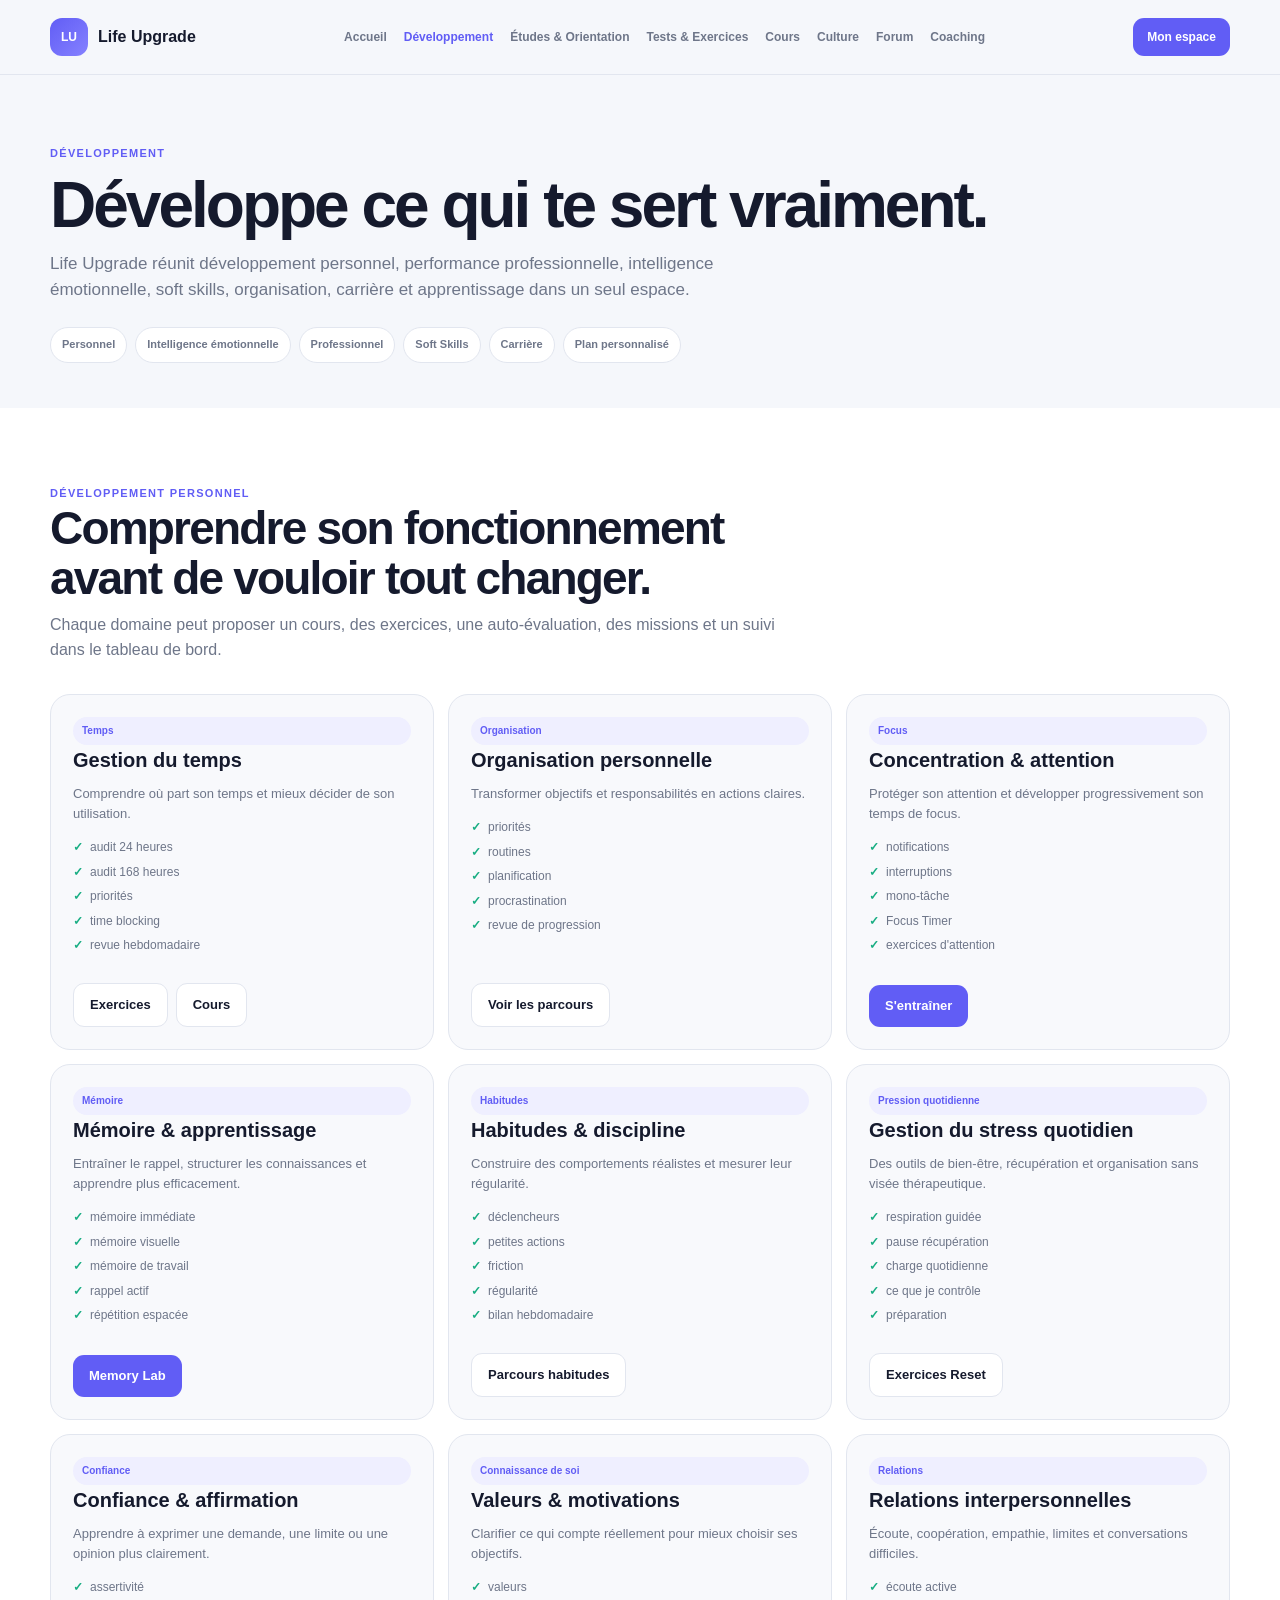
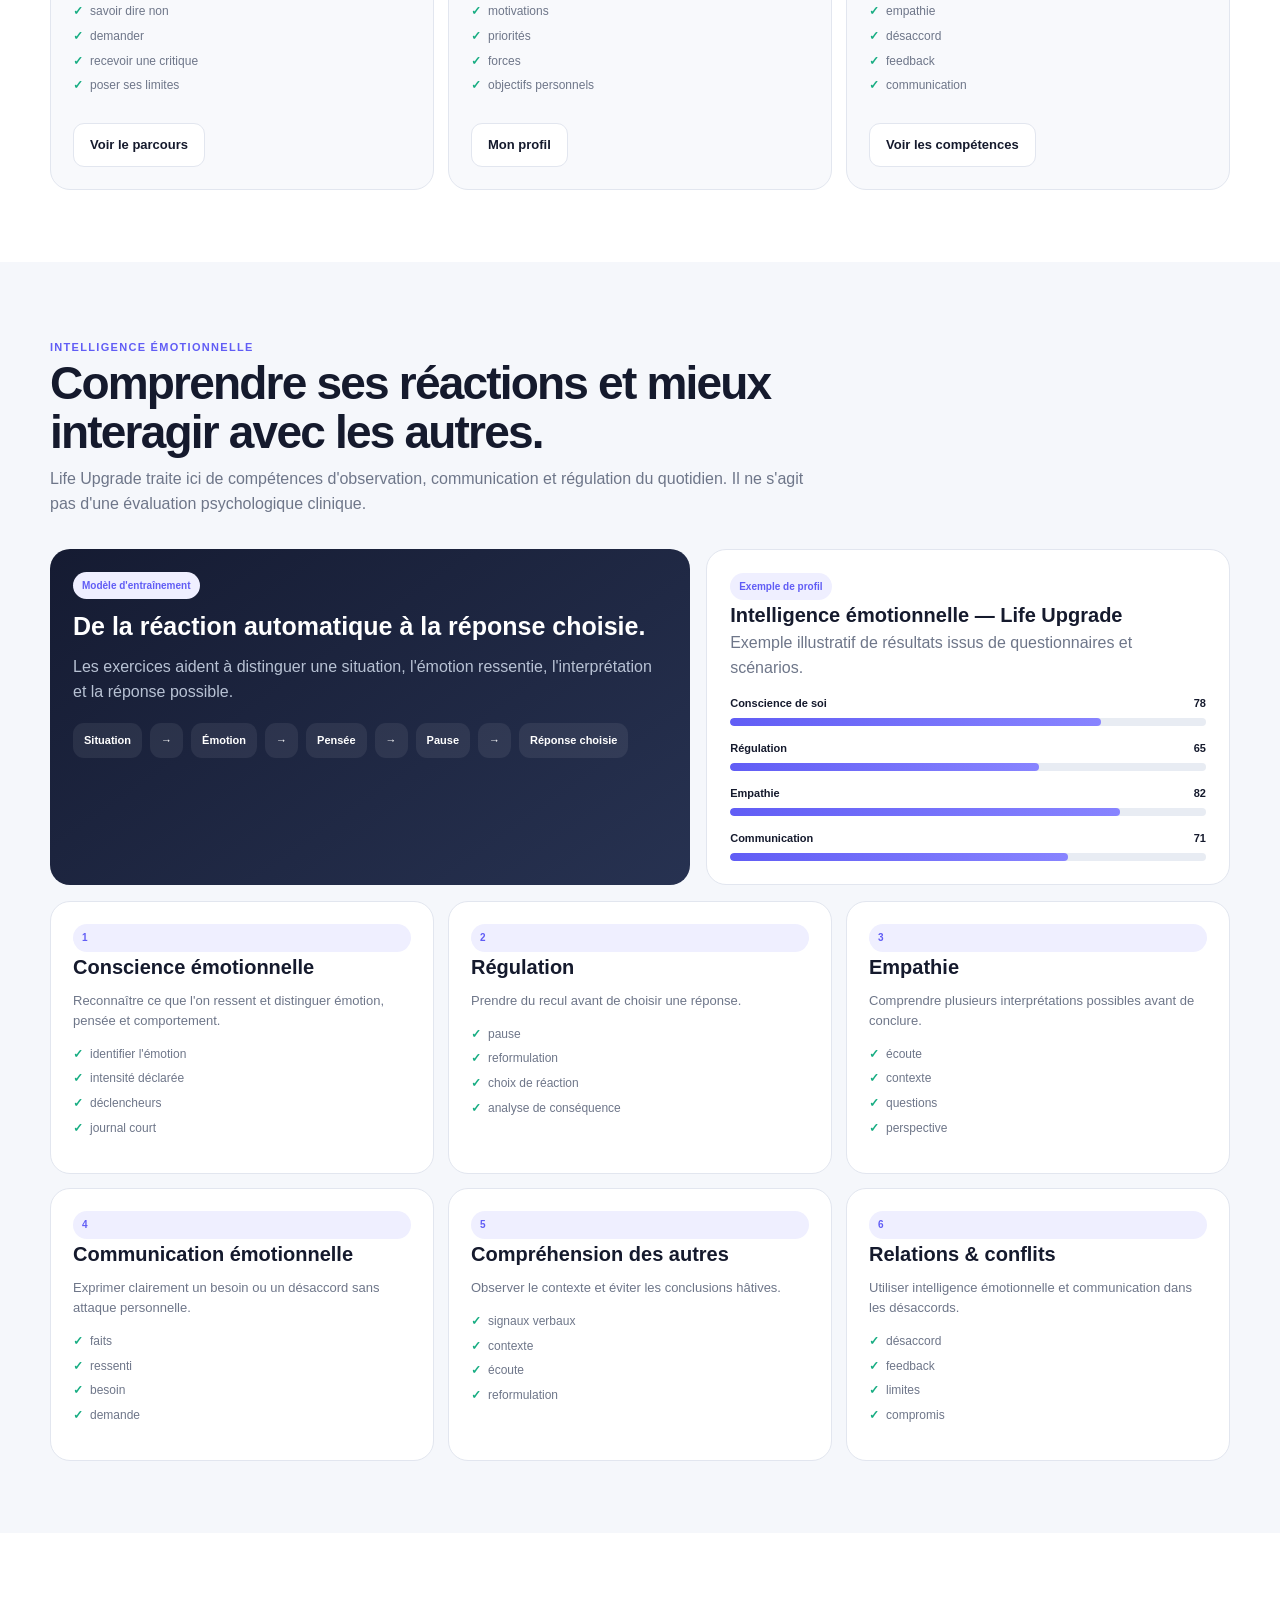
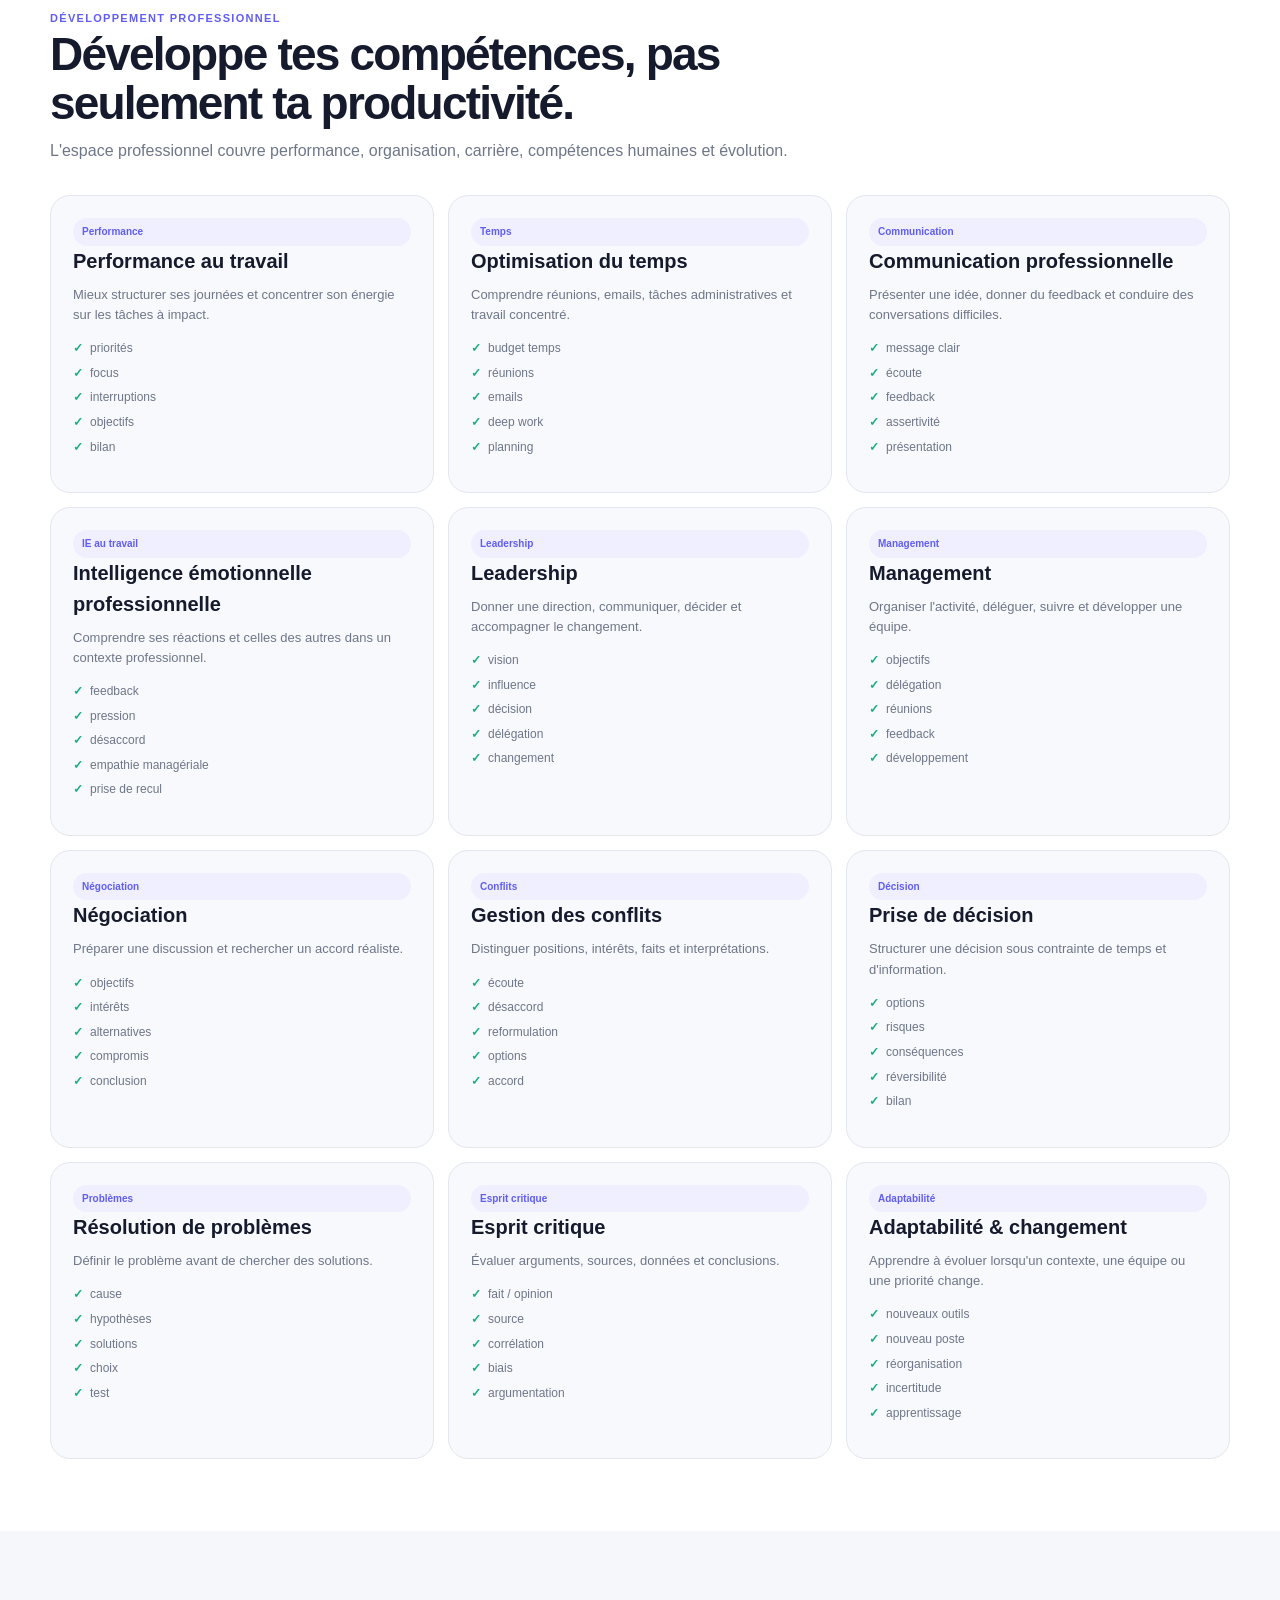
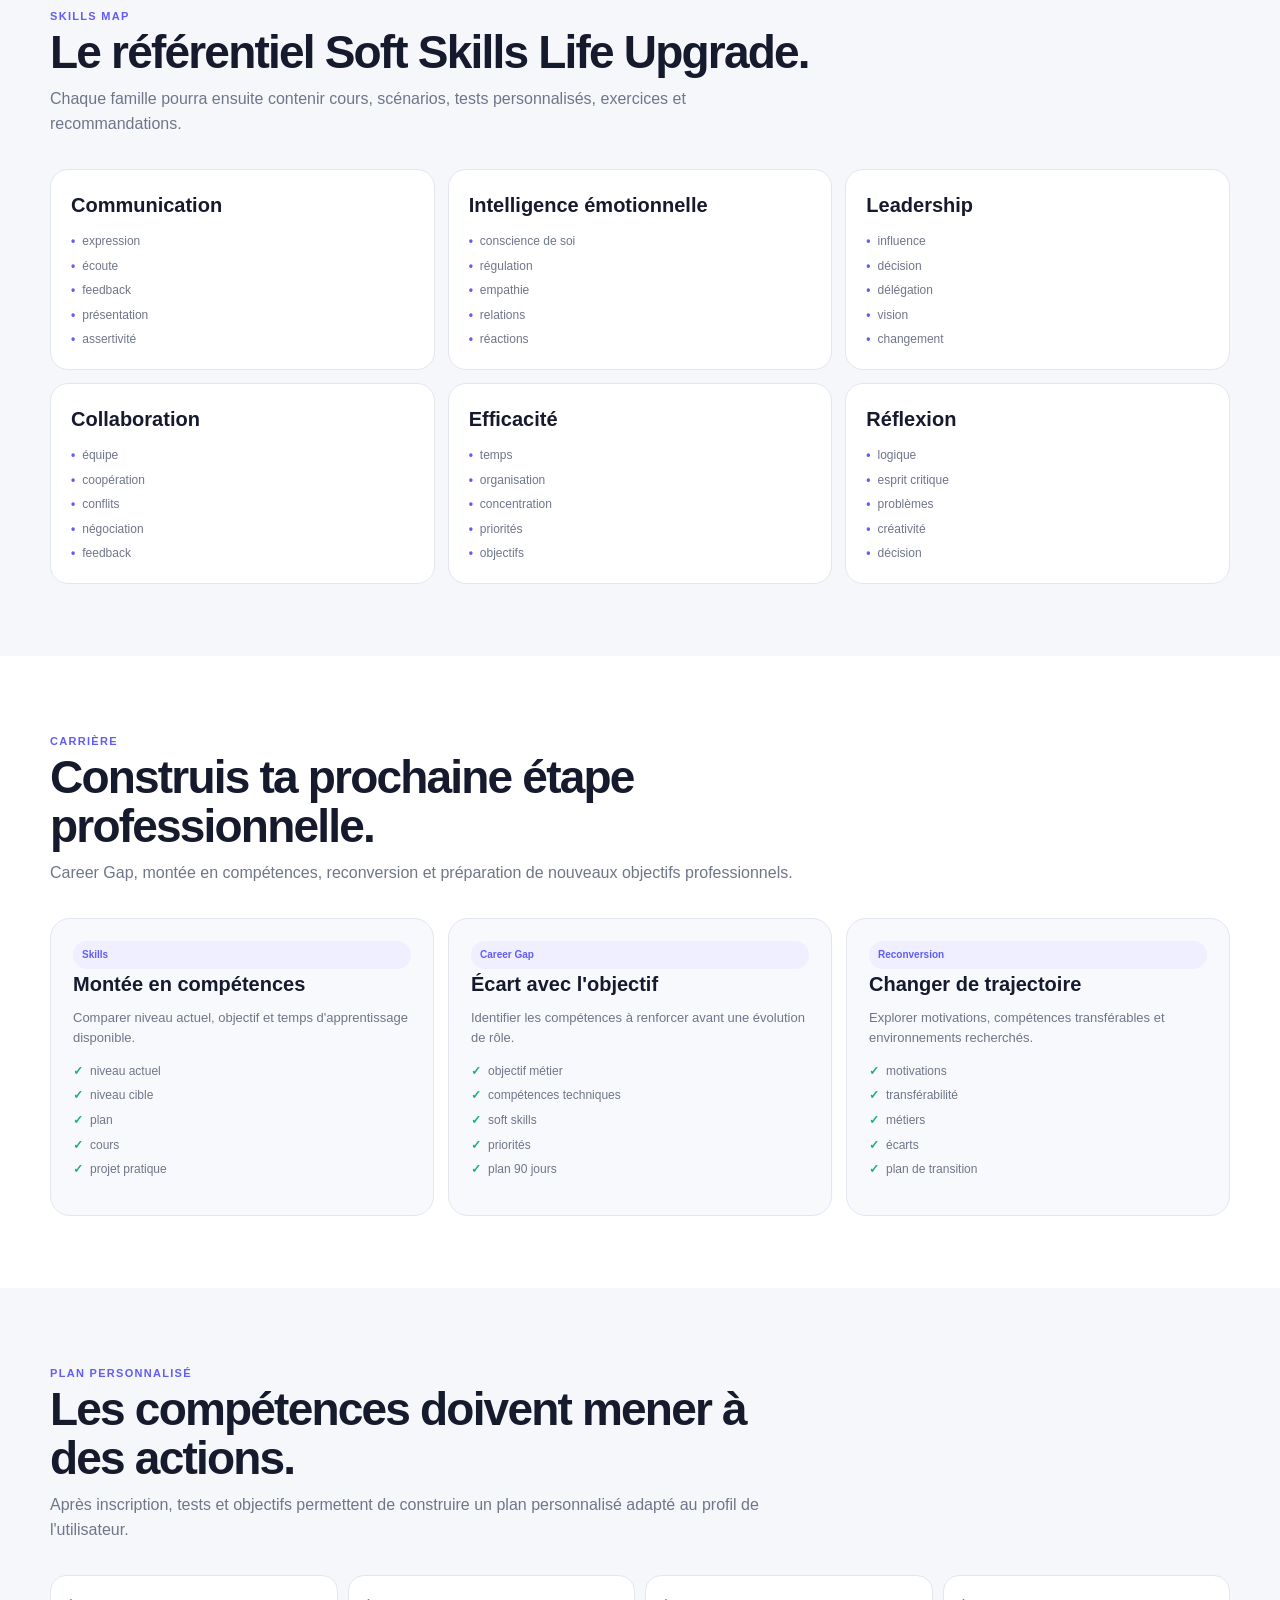
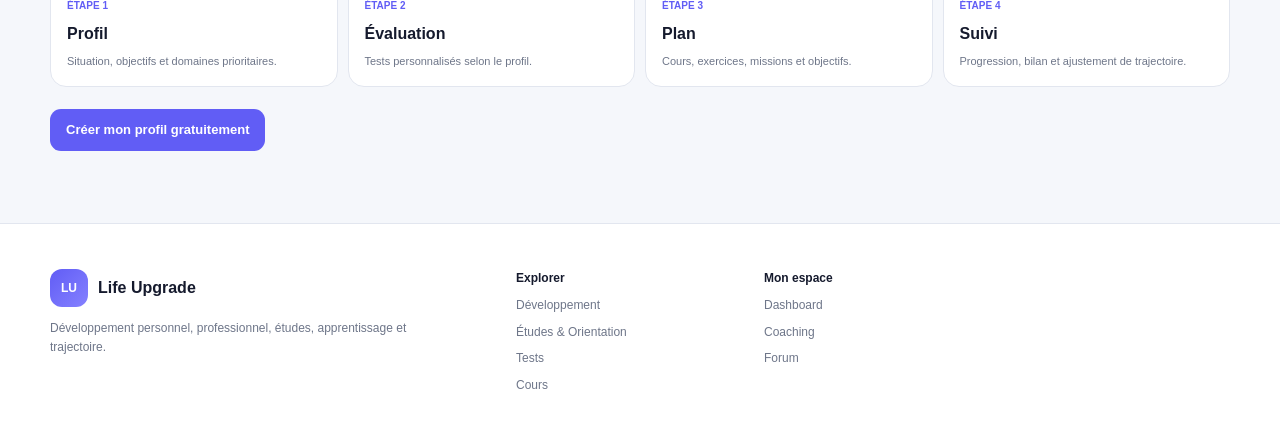
<file: developpement.html>
<!DOCTYPE html>
<html lang="fr">
<head>
  <meta charset="UTF-8">
  <meta name="viewport" content="width=device-width, initial-scale=1">
  <title>Développement personnel & professionnel — Life Upgrade</title>
  <meta
    name="description"
    content="Développement personnel, professionnel, intelligence émotionnelle, soft skills, concentration, gestion du temps et carrière."
  >
  <link rel="stylesheet" href="style.css">

  <style>
    .page-hero{
      padding:70px 0 45px;
    }

    .page-hero p{
      max-width:760px;
      margin-top:14px;
      font-size:17px;
    }

    .section-nav{
      display:flex;
      flex-wrap:wrap;
      gap:8px;
      margin-top:24px;
    }

    .section-nav a{
      padding:8px 11px;
      border-radius:999px;
      background:white;
      border:1px solid var(--border);
      color:var(--muted);
      font-size:11px;
      font-weight:800;
    }

    .section-nav a:hover{
      color:var(--primary);
      border-color:var(--primary);
    }

    .domain-section{
      padding:72px 0;
    }

    .domain-section.white{
      background:white;
    }

    .domain-grid{
      display:grid;
      grid-template-columns:repeat(3,1fr);
      gap:14px;
    }

    .domain-card{
      min-height:250px;
      display:flex;
      flex-direction:column;
      padding:22px;
      background:white;
      border:1px solid var(--border);
      border-radius:20px;
    }

    .white .domain-card{
      background:#f8f9fc;
    }

    .domain-card p{
      margin-top:8px;
      font-size:13px;
    }

    .domain-card ul{
      display:grid;
      gap:6px;
      margin:14px 0;
      padding:0;
      list-style:none;
      color:var(--muted);
      font-size:12px;
    }

    .domain-card li::before{
      content:"✓";
      margin-right:7px;
      color:var(--green);
      font-weight:900;
    }

    .domain-actions{
      margin-top:auto;
      padding-top:14px;
      display:flex;
      flex-wrap:wrap;
      gap:8px;
    }

    .skills-map{
      display:grid;
      grid-template-columns:repeat(3,1fr);
      gap:13px;
    }

    .skills-block{
      padding:20px;
      border-radius:18px;
      background:white;
      border:1px solid var(--border);
    }

    .skills-block h3{
      margin-bottom:11px;
    }

    .skills-block ul{
      list-style:none;
      display:grid;
      gap:6px;
      color:var(--muted);
      font-size:12px;
    }

    .skills-block li::before{
      content:"•";
      color:var(--primary);
      margin-right:7px;
      font-weight:900;
    }

    .emotional-grid{
      display:grid;
      grid-template-columns:1.1fr .9fr;
      gap:16px;
    }

    .emotion-flow{
      padding:23px;
      border-radius:20px;
      background:linear-gradient(145deg,#151b32,#273251);
      color:white;
    }

    .emotion-flow p{
      color:#b8c2d4;
    }

    .flow-line{
      display:flex;
      flex-wrap:wrap;
      gap:8px;
      margin-top:18px;
    }

    .flow-line span{
      padding:9px 11px;
      border-radius:11px;
      background:rgba(255,255,255,.07);
      font-size:11px;
      font-weight:800;
    }

    .assessment-card{
      padding:23px;
      background:white;
      border:1px solid var(--border);
      border-radius:20px;
    }

    .assessment-row{
      margin-top:14px;
    }

    .assessment-label{
      display:flex;
      justify-content:space-between;
      gap:10px;
      margin-bottom:6px;
      font-size:11px;
      font-weight:800;
    }

    .assessment-track{
      height:8px;
      background:#e8ecf3;
      border-radius:999px;
      overflow:hidden;
    }

    .assessment-track i{
      display:block;
      height:100%;
      background:linear-gradient(90deg,var(--primary),#8884ff);
      border-radius:999px;
    }

    .pathway{
      display:grid;
      grid-template-columns:repeat(4,1fr);
      gap:10px;
      margin-top:20px;
    }

    .pathway-step{
      padding:16px;
      border-radius:16px;
      background:white;
      border:1px solid var(--border);
    }

    .pathway-step span{
      color:var(--primary);
      font-size:10px;
      font-weight:900;
    }

    .pathway-step h3{
      margin:6px 0;
      font-size:16px;
    }

    .pathway-step p{
      font-size:11px;
    }

    @media(max-width:950px){
      .domain-grid,
      .skills-map,
      .emotional-grid,
      .pathway{
        grid-template-columns:1fr 1fr;
      }
    }

    @media(max-width:650px){
      .domain-grid,
      .skills-map,
      .emotional-grid,
      .pathway{
        grid-template-columns:1fr;
      }
    }
  </style>
</head>

<body>

<header class="header">
  <div class="container nav">

    <a class="logo" href="index.html">
      <span class="logo-icon">LU</span>
      <span>Life Upgrade</span>
    </a>

    <nav class="menu">
      <a href="index.html">Accueil</a>
      <a class="active" href="developpement.html">Développement</a>
      <a href="etudes.html">Études & Orientation</a>
      <a href="tests.html">Tests & Exercices</a>
      <a href="cours.html">Cours</a>
      <a href="culture.html">Culture</a>
      <a href="forum.html">Forum</a>
      <a href="coaching.html">Coaching</a>
    </nav>

    <a class="account-button" href="dashboard.html">
      Mon espace
    </a>

  </div>
</header>


<main>

<section class="page-hero">
  <div class="container">

    <div class="eyebrow">
      DÉVELOPPEMENT
    </div>

    <h1 style="font-size:clamp(44px,5vw,66px)">
      Développe ce qui te sert vraiment.
    </h1>

    <p>
      Life Upgrade réunit développement personnel, performance professionnelle,
      intelligence émotionnelle, soft skills, organisation, carrière et
      apprentissage dans un seul espace.
    </p>

    <div class="section-nav">
      <a href="#personnel">Personnel</a>
      <a href="#intelligence-emotionnelle">Intelligence émotionnelle</a>
      <a href="#professionnel">Professionnel</a>
      <a href="#soft-skills">Soft Skills</a>
      <a href="#carriere">Carrière</a>
      <a href="#plan">Plan personnalisé</a>
    </div>

  </div>
</section>


<!-- =====================================================
     PERSONNEL
===================================================== -->

<section id="personnel" class="domain-section white">

  <div class="container">

    <div class="section-title">

      <span class="eyebrow">
        DÉVELOPPEMENT PERSONNEL
      </span>

      <h2>
        Comprendre son fonctionnement avant de vouloir tout changer.
      </h2>

      <p>
        Chaque domaine peut proposer un cours, des exercices, une auto-évaluation,
        des missions et un suivi dans le tableau de bord.
      </p>

    </div>

    <div class="domain-grid">

      <article class="domain-card">
        <span class="badge">Temps</span>
        <h3>Gestion du temps</h3>
        <p>
          Comprendre où part son temps et mieux décider de son utilisation.
        </p>
        <ul>
          <li>audit 24 heures</li>
          <li>audit 168 heures</li>
          <li>priorités</li>
          <li>time blocking</li>
          <li>revue hebdomadaire</li>
        </ul>
        <div class="domain-actions">
          <a class="button secondary" href="tests.html#temps">
            Exercices
          </a>
          <a class="button secondary" href="cours.html">
            Cours
          </a>
        </div>
      </article>


      <article class="domain-card">
        <span class="badge">Organisation</span>
        <h3>Organisation personnelle</h3>
        <p>
          Transformer objectifs et responsabilités en actions claires.
        </p>
        <ul>
          <li>priorités</li>
          <li>routines</li>
          <li>planification</li>
          <li>procrastination</li>
          <li>revue de progression</li>
        </ul>
        <div class="domain-actions">
          <a class="button secondary" href="cours.html">
            Voir les parcours
          </a>
        </div>
      </article>


      <article class="domain-card">
        <span class="badge">Focus</span>
        <h3>Concentration & attention</h3>
        <p>
          Protéger son attention et développer progressivement son temps de focus.
        </p>
        <ul>
          <li>notifications</li>
          <li>interruptions</li>
          <li>mono-tâche</li>
          <li>Focus Timer</li>
          <li>exercices d'attention</li>
        </ul>
        <div class="domain-actions">
          <a class="button primary" href="tests.html#concentration">
            S'entraîner
          </a>
        </div>
      </article>


      <article class="domain-card">
        <span class="badge">Mémoire</span>
        <h3>Mémoire & apprentissage</h3>
        <p>
          Entraîner le rappel, structurer les connaissances et apprendre plus efficacement.
        </p>
        <ul>
          <li>mémoire immédiate</li>
          <li>mémoire visuelle</li>
          <li>mémoire de travail</li>
          <li>rappel actif</li>
          <li>répétition espacée</li>
        </ul>
        <div class="domain-actions">
          <a class="button primary" href="tests.html#memoire">
            Memory Lab
          </a>
        </div>
      </article>


      <article class="domain-card">
        <span class="badge">Habitudes</span>
        <h3>Habitudes & discipline</h3>
        <p>
          Construire des comportements réalistes et mesurer leur régularité.
        </p>
        <ul>
          <li>déclencheurs</li>
          <li>petites actions</li>
          <li>friction</li>
          <li>régularité</li>
          <li>bilan hebdomadaire</li>
        </ul>
        <div class="domain-actions">
          <a class="button secondary" href="cours.html">
            Parcours habitudes
          </a>
        </div>
      </article>


      <article class="domain-card">
        <span class="badge">Pression quotidienne</span>
        <h3>Gestion du stress quotidien</h3>
        <p>
          Des outils de bien-être, récupération et organisation sans visée thérapeutique.
        </p>
        <ul>
          <li>respiration guidée</li>
          <li>pause récupération</li>
          <li>charge quotidienne</li>
          <li>ce que je contrôle</li>
          <li>préparation</li>
        </ul>
        <div class="domain-actions">
          <a class="button secondary" href="tests.html#stress">
            Exercices Reset
          </a>
        </div>
      </article>


      <article class="domain-card">
        <span class="badge">Confiance</span>
        <h3>Confiance & affirmation</h3>
        <p>
          Apprendre à exprimer une demande, une limite ou une opinion plus clairement.
        </p>
        <ul>
          <li>assertivité</li>
          <li>savoir dire non</li>
          <li>demander</li>
          <li>recevoir une critique</li>
          <li>poser ses limites</li>
        </ul>
        <div class="domain-actions">
          <a class="button secondary" href="cours.html">
            Voir le parcours
          </a>
        </div>
      </article>


      <article class="domain-card">
        <span class="badge">Connaissance de soi</span>
        <h3>Valeurs & motivations</h3>
        <p>
          Clarifier ce qui compte réellement pour mieux choisir ses objectifs.
        </p>
        <ul>
          <li>valeurs</li>
          <li>motivations</li>
          <li>priorités</li>
          <li>forces</li>
          <li>objectifs personnels</li>
        </ul>
        <div class="domain-actions">
          <a class="button secondary" href="dashboard.html">
            Mon profil
          </a>
        </div>
      </article>


      <article class="domain-card">
        <span class="badge">Relations</span>
        <h3>Relations interpersonnelles</h3>
        <p>
          Écoute, coopération, empathie, limites et conversations difficiles.
        </p>
        <ul>
          <li>écoute active</li>
          <li>empathie</li>
          <li>désaccord</li>
          <li>feedback</li>
          <li>communication</li>
        </ul>
        <div class="domain-actions">
          <a class="button secondary" href="#soft-skills">
            Voir les compétences
          </a>
        </div>
      </article>

    </div>

  </div>
</section>


<!-- =====================================================
     INTELLIGENCE EMOTIONNELLE
===================================================== -->

<section id="intelligence-emotionnelle" class="domain-section">

  <div class="container">

    <div class="section-title">
      <span class="eyebrow">
        INTELLIGENCE ÉMOTIONNELLE
      </span>

      <h2>
        Comprendre ses réactions et mieux interagir avec les autres.
      </h2>

      <p>
        Life Upgrade traite ici de compétences d'observation, communication et
        régulation du quotidien. Il ne s'agit pas d'une évaluation psychologique clinique.
      </p>
    </div>

    <div class="emotional-grid">

      <div class="emotion-flow">

        <span class="badge">Modèle d'entraînement</span>

        <h3 style="margin-top:8px;font-size:25px">
          De la réaction automatique à la réponse choisie.
        </h3>

        <p style="margin-top:9px">
          Les exercices aident à distinguer une situation, l'émotion ressentie,
          l'interprétation et la réponse possible.
        </p>

        <div class="flow-line">
          <span>Situation</span>
          <span>→</span>
          <span>Émotion</span>
          <span>→</span>
          <span>Pensée</span>
          <span>→</span>
          <span>Pause</span>
          <span>→</span>
          <span>Réponse choisie</span>
        </div>

      </div>


      <div class="assessment-card">

        <span class="badge">
          Exemple de profil
        </span>

        <h3>
          Intelligence émotionnelle — Life Upgrade
        </h3>

        <p>
          Exemple illustratif de résultats issus de questionnaires et scénarios.
        </p>

        <div class="assessment-row">
          <div class="assessment-label">
            <span>Conscience de soi</span>
            <span>78</span>
          </div>
          <div class="assessment-track">
            <i style="width:78%"></i>
          </div>
        </div>

        <div class="assessment-row">
          <div class="assessment-label">
            <span>Régulation</span>
            <span>65</span>
          </div>
          <div class="assessment-track">
            <i style="width:65%"></i>
          </div>
        </div>

        <div class="assessment-row">
          <div class="assessment-label">
            <span>Empathie</span>
            <span>82</span>
          </div>
          <div class="assessment-track">
            <i style="width:82%"></i>
          </div>
        </div>

        <div class="assessment-row">
          <div class="assessment-label">
            <span>Communication</span>
            <span>71</span>
          </div>
          <div class="assessment-track">
            <i style="width:71%"></i>
          </div>
        </div>

      </div>

    </div>


    <div class="domain-grid" style="margin-top:16px">

      <article class="domain-card">
        <span class="badge">1</span>
        <h3>Conscience émotionnelle</h3>
        <p>
          Reconnaître ce que l'on ressent et distinguer émotion, pensée et comportement.
        </p>
        <ul>
          <li>identifier l'émotion</li>
          <li>intensité déclarée</li>
          <li>déclencheurs</li>
          <li>journal court</li>
        </ul>
      </article>

      <article class="domain-card">
        <span class="badge">2</span>
        <h3>Régulation</h3>
        <p>
          Prendre du recul avant de choisir une réponse.
        </p>
        <ul>
          <li>pause</li>
          <li>reformulation</li>
          <li>choix de réaction</li>
          <li>analyse de conséquence</li>
        </ul>
      </article>

      <article class="domain-card">
        <span class="badge">3</span>
        <h3>Empathie</h3>
        <p>
          Comprendre plusieurs interprétations possibles avant de conclure.
        </p>
        <ul>
          <li>écoute</li>
          <li>contexte</li>
          <li>questions</li>
          <li>perspective</li>
        </ul>
      </article>

      <article class="domain-card">
        <span class="badge">4</span>
        <h3>Communication émotionnelle</h3>
        <p>
          Exprimer clairement un besoin ou un désaccord sans attaque personnelle.
        </p>
        <ul>
          <li>faits</li>
          <li>ressenti</li>
          <li>besoin</li>
          <li>demande</li>
        </ul>
      </article>

      <article class="domain-card">
        <span class="badge">5</span>
        <h3>Compréhension des autres</h3>
        <p>
          Observer le contexte et éviter les conclusions hâtives.
        </p>
        <ul>
          <li>signaux verbaux</li>
          <li>contexte</li>
          <li>écoute</li>
          <li>reformulation</li>
        </ul>
      </article>

      <article class="domain-card">
        <span class="badge">6</span>
        <h3>Relations & conflits</h3>
        <p>
          Utiliser intelligence émotionnelle et communication dans les désaccords.
        </p>
        <ul>
          <li>désaccord</li>
          <li>feedback</li>
          <li>limites</li>
          <li>compromis</li>
        </ul>
      </article>

    </div>

  </div>
</section>


<!-- =====================================================
     PROFESSIONNEL
===================================================== -->

<section id="professionnel" class="domain-section white">

  <div class="container">

    <div class="section-title">

      <span class="eyebrow">
        DÉVELOPPEMENT PROFESSIONNEL
      </span>

      <h2>
        Développe tes compétences, pas seulement ta productivité.
      </h2>

      <p>
        L'espace professionnel couvre performance, organisation, carrière,
        compétences humaines et évolution.
      </p>

    </div>

    <div class="domain-grid">

      <article class="domain-card" id="performance">
        <span class="badge">Performance</span>
        <h3>Performance au travail</h3>
        <p>
          Mieux structurer ses journées et concentrer son énergie sur les tâches à impact.
        </p>
        <ul>
          <li>priorités</li>
          <li>focus</li>
          <li>interruptions</li>
          <li>objectifs</li>
          <li>bilan</li>
        </ul>
      </article>

      <article class="domain-card" id="temps">
        <span class="badge">Temps</span>
        <h3>Optimisation du temps</h3>
        <p>
          Comprendre réunions, emails, tâches administratives et travail concentré.
        </p>
        <ul>
          <li>budget temps</li>
          <li>réunions</li>
          <li>emails</li>
          <li>deep work</li>
          <li>planning</li>
        </ul>
      </article>

      <article class="domain-card">
        <span class="badge">Communication</span>
        <h3>Communication professionnelle</h3>
        <p>
          Présenter une idée, donner du feedback et conduire des conversations difficiles.
        </p>
        <ul>
          <li>message clair</li>
          <li>écoute</li>
          <li>feedback</li>
          <li>assertivité</li>
          <li>présentation</li>
        </ul>
      </article>

      <article class="domain-card">
        <span class="badge">IE au travail</span>
        <h3>Intelligence émotionnelle professionnelle</h3>
        <p>
          Comprendre ses réactions et celles des autres dans un contexte professionnel.
        </p>
        <ul>
          <li>feedback</li>
          <li>pression</li>
          <li>désaccord</li>
          <li>empathie managériale</li>
          <li>prise de recul</li>
        </ul>
      </article>

      <article class="domain-card">
        <span class="badge">Leadership</span>
        <h3>Leadership</h3>
        <p>
          Donner une direction, communiquer, décider et accompagner le changement.
        </p>
        <ul>
          <li>vision</li>
          <li>influence</li>
          <li>décision</li>
          <li>délégation</li>
          <li>changement</li>
        </ul>
      </article>

      <article class="domain-card">
        <span class="badge">Management</span>
        <h3>Management</h3>
        <p>
          Organiser l'activité, déléguer, suivre et développer une équipe.
        </p>
        <ul>
          <li>objectifs</li>
          <li>délégation</li>
          <li>réunions</li>
          <li>feedback</li>
          <li>développement</li>
        </ul>
      </article>

      <article class="domain-card">
        <span class="badge">Négociation</span>
        <h3>Négociation</h3>
        <p>
          Préparer une discussion et rechercher un accord réaliste.
        </p>
        <ul>
          <li>objectifs</li>
          <li>intérêts</li>
          <li>alternatives</li>
          <li>compromis</li>
          <li>conclusion</li>
        </ul>
      </article>

      <article class="domain-card">
        <span class="badge">Conflits</span>
        <h3>Gestion des conflits</h3>
        <p>
          Distinguer positions, intérêts, faits et interprétations.
        </p>
        <ul>
          <li>écoute</li>
          <li>désaccord</li>
          <li>reformulation</li>
          <li>options</li>
          <li>accord</li>
        </ul>
      </article>

      <article class="domain-card">
        <span class="badge">Décision</span>
        <h3>Prise de décision</h3>
        <p>
          Structurer une décision sous contrainte de temps et d'information.
        </p>
        <ul>
          <li>options</li>
          <li>risques</li>
          <li>conséquences</li>
          <li>réversibilité</li>
          <li>bilan</li>
        </ul>
      </article>

      <article class="domain-card">
        <span class="badge">Problèmes</span>
        <h3>Résolution de problèmes</h3>
        <p>
          Définir le problème avant de chercher des solutions.
        </p>
        <ul>
          <li>cause</li>
          <li>hypothèses</li>
          <li>solutions</li>
          <li>choix</li>
          <li>test</li>
        </ul>
      </article>

      <article class="domain-card">
        <span class="badge">Esprit critique</span>
        <h3>Esprit critique</h3>
        <p>
          Évaluer arguments, sources, données et conclusions.
        </p>
        <ul>
          <li>fait / opinion</li>
          <li>source</li>
          <li>corrélation</li>
          <li>biais</li>
          <li>argumentation</li>
        </ul>
      </article>

      <article class="domain-card">
        <span class="badge">Adaptabilité</span>
        <h3>Adaptabilité & changement</h3>
        <p>
          Apprendre à évoluer lorsqu'un contexte, une équipe ou une priorité change.
        </p>
        <ul>
          <li>nouveaux outils</li>
          <li>nouveau poste</li>
          <li>réorganisation</li>
          <li>incertitude</li>
          <li>apprentissage</li>
        </ul>
      </article>

    </div>

  </div>

</section>


<!-- =====================================================
     SOFT SKILLS
===================================================== -->

<section id="soft-skills" class="domain-section">

  <div class="container">

    <div class="section-title">

      <span class="eyebrow">
        SKILLS MAP
      </span>

      <h2>
        Le référentiel Soft Skills Life Upgrade.
      </h2>

      <p>
        Chaque famille pourra ensuite contenir cours, scénarios, tests personnalisés,
        exercices et recommandations.
      </p>

    </div>


    <div class="skills-map">

      <div class="skills-block">
        <h3>Communication</h3>
        <ul>
          <li>expression</li>
          <li>écoute</li>
          <li>feedback</li>
          <li>présentation</li>
          <li>assertivité</li>
        </ul>
      </div>

      <div class="skills-block">
        <h3>Intelligence émotionnelle</h3>
        <ul>
          <li>conscience de soi</li>
          <li>régulation</li>
          <li>empathie</li>
          <li>relations</li>
          <li>réactions</li>
        </ul>
      </div>

      <div class="skills-block">
        <h3>Leadership</h3>
        <ul>
          <li>influence</li>
          <li>décision</li>
          <li>délégation</li>
          <li>vision</li>
          <li>changement</li>
        </ul>
      </div>

      <div class="skills-block">
        <h3>Collaboration</h3>
        <ul>
          <li>équipe</li>
          <li>coopération</li>
          <li>conflits</li>
          <li>négociation</li>
          <li>feedback</li>
        </ul>
      </div>

      <div class="skills-block">
        <h3>Efficacité</h3>
        <ul>
          <li>temps</li>
          <li>organisation</li>
          <li>concentration</li>
          <li>priorités</li>
          <li>objectifs</li>
        </ul>
      </div>

      <div class="skills-block">
        <h3>Réflexion</h3>
        <ul>
          <li>logique</li>
          <li>esprit critique</li>
          <li>problèmes</li>
          <li>créativité</li>
          <li>décision</li>
        </ul>
      </div>

    </div>

  </div>
</section>


<!-- =====================================================
     CARRIERE
===================================================== -->

<section id="carriere" class="domain-section white">

  <div class="container">

    <div class="section-title">

      <span class="eyebrow">
        CARRIÈRE
      </span>

      <h2>
        Construis ta prochaine étape professionnelle.
      </h2>

      <p>
        Career Gap, montée en compétences, reconversion et préparation
        de nouveaux objectifs professionnels.
      </p>

    </div>

    <div class="domain-grid">

      <article class="domain-card" id="competences">
        <span class="badge">Skills</span>
        <h3>Montée en compétences</h3>
        <p>
          Comparer niveau actuel, objectif et temps d'apprentissage disponible.
        </p>
        <ul>
          <li>niveau actuel</li>
          <li>niveau cible</li>
          <li>plan</li>
          <li>cours</li>
          <li>projet pratique</li>
        </ul>
      </article>

      <article class="domain-card">
        <span class="badge">Career Gap</span>
        <h3>Écart avec l'objectif</h3>
        <p>
          Identifier les compétences à renforcer avant une évolution de rôle.
        </p>
        <ul>
          <li>objectif métier</li>
          <li>compétences techniques</li>
          <li>soft skills</li>
          <li>priorités</li>
          <li>plan 90 jours</li>
        </ul>
      </article>

      <article class="domain-card">
        <span class="badge">Reconversion</span>
        <h3>Changer de trajectoire</h3>
        <p>
          Explorer motivations, compétences transférables et environnements recherchés.
        </p>
        <ul>
          <li>motivations</li>
          <li>transférabilité</li>
          <li>métiers</li>
          <li>écarts</li>
          <li>plan de transition</li>
        </ul>
      </article>

    </div>

  </div>
</section>


<!-- =====================================================
     PLAN PERSONNALISÉ
===================================================== -->

<section id="plan" class="domain-section">

  <div class="container">

    <div class="section-title">

      <span class="eyebrow">
        PLAN PERSONNALISÉ
      </span>

      <h2>
        Les compétences doivent mener à des actions.
      </h2>

      <p>
        Après inscription, tests et objectifs permettent de construire
        un plan personnalisé adapté au profil de l'utilisateur.
      </p>

    </div>

    <div class="pathway">

      <div class="pathway-step">
        <span>ÉTAPE 1</span>
        <h3>Profil</h3>
        <p>
          Situation, objectifs et domaines prioritaires.
        </p>
      </div>

      <div class="pathway-step">
        <span>ÉTAPE 2</span>
        <h3>Évaluation</h3>
        <p>
          Tests personnalisés selon le profil.
        </p>
      </div>

      <div class="pathway-step">
        <span>ÉTAPE 3</span>
        <h3>Plan</h3>
        <p>
          Cours, exercices, missions et objectifs.
        </p>
      </div>

      <div class="pathway-step">
        <span>ÉTAPE 4</span>
        <h3>Suivi</h3>
        <p>
          Progression, bilan et ajustement de trajectoire.
        </p>
      </div>

    </div>

    <div style="margin-top:22px">
      <a class="button primary" href="inscription.html">
        Créer mon profil gratuitement
      </a>
    </div>

  </div>
</section>

</main>


<footer>
  <div class="container footer-grid">

    <div>
      <a class="logo" href="index.html">
        <span class="logo-icon">LU</span>
        <span>Life Upgrade</span>
      </a>

      <p>
        Développement personnel, professionnel, études,
        apprentissage et trajectoire.
      </p>
    </div>

    <div>
      <strong>Explorer</strong>
      <a href="developpement.html">Développement</a>
      <a href="etudes.html">Études & Orientation</a>
      <a href="tests.html">Tests</a>
      <a href="cours.html">Cours</a>
    </div>

    <div>
      <strong>Mon espace</strong>
      <a href="dashboard.html">Dashboard</a>
      <a href="coaching.html">Coaching</a>
      <a href="forum.html">Forum</a>
    </div>

  </div>
</footer>

</body>
</html>
</file>
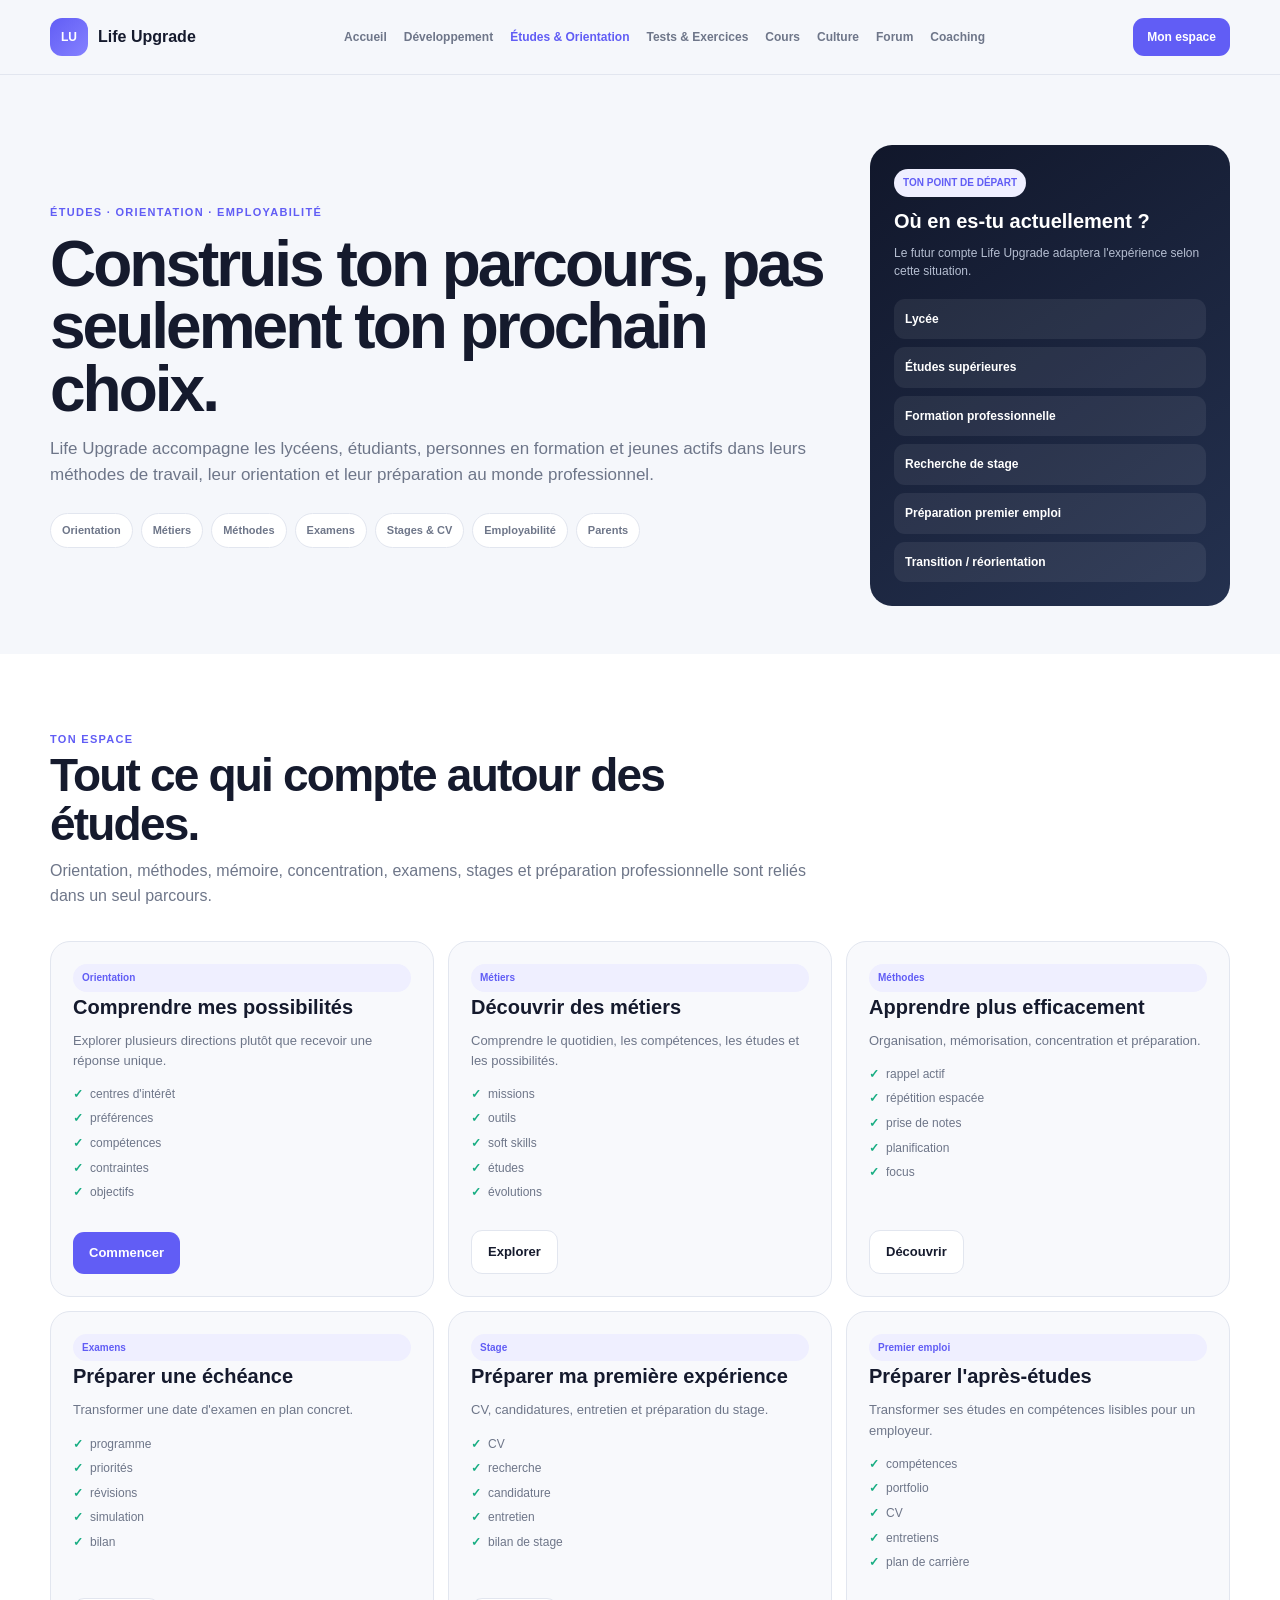
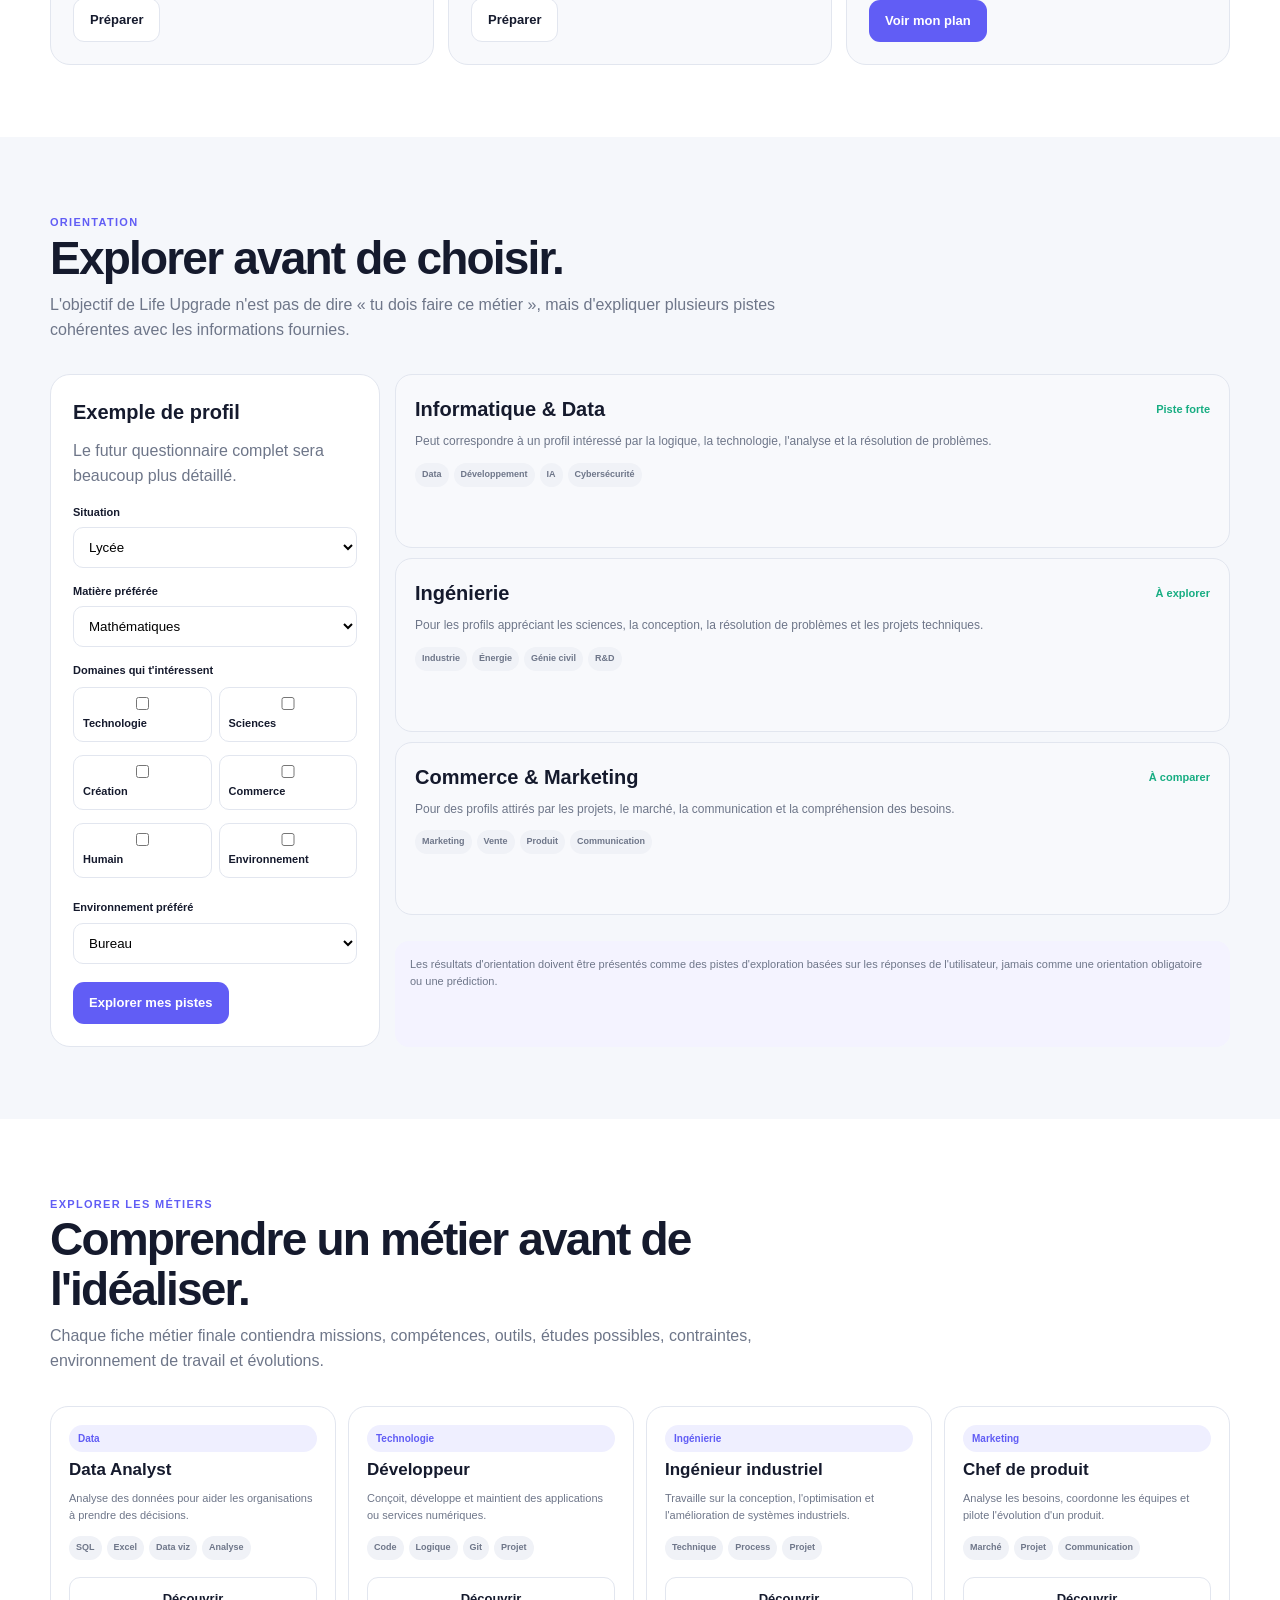
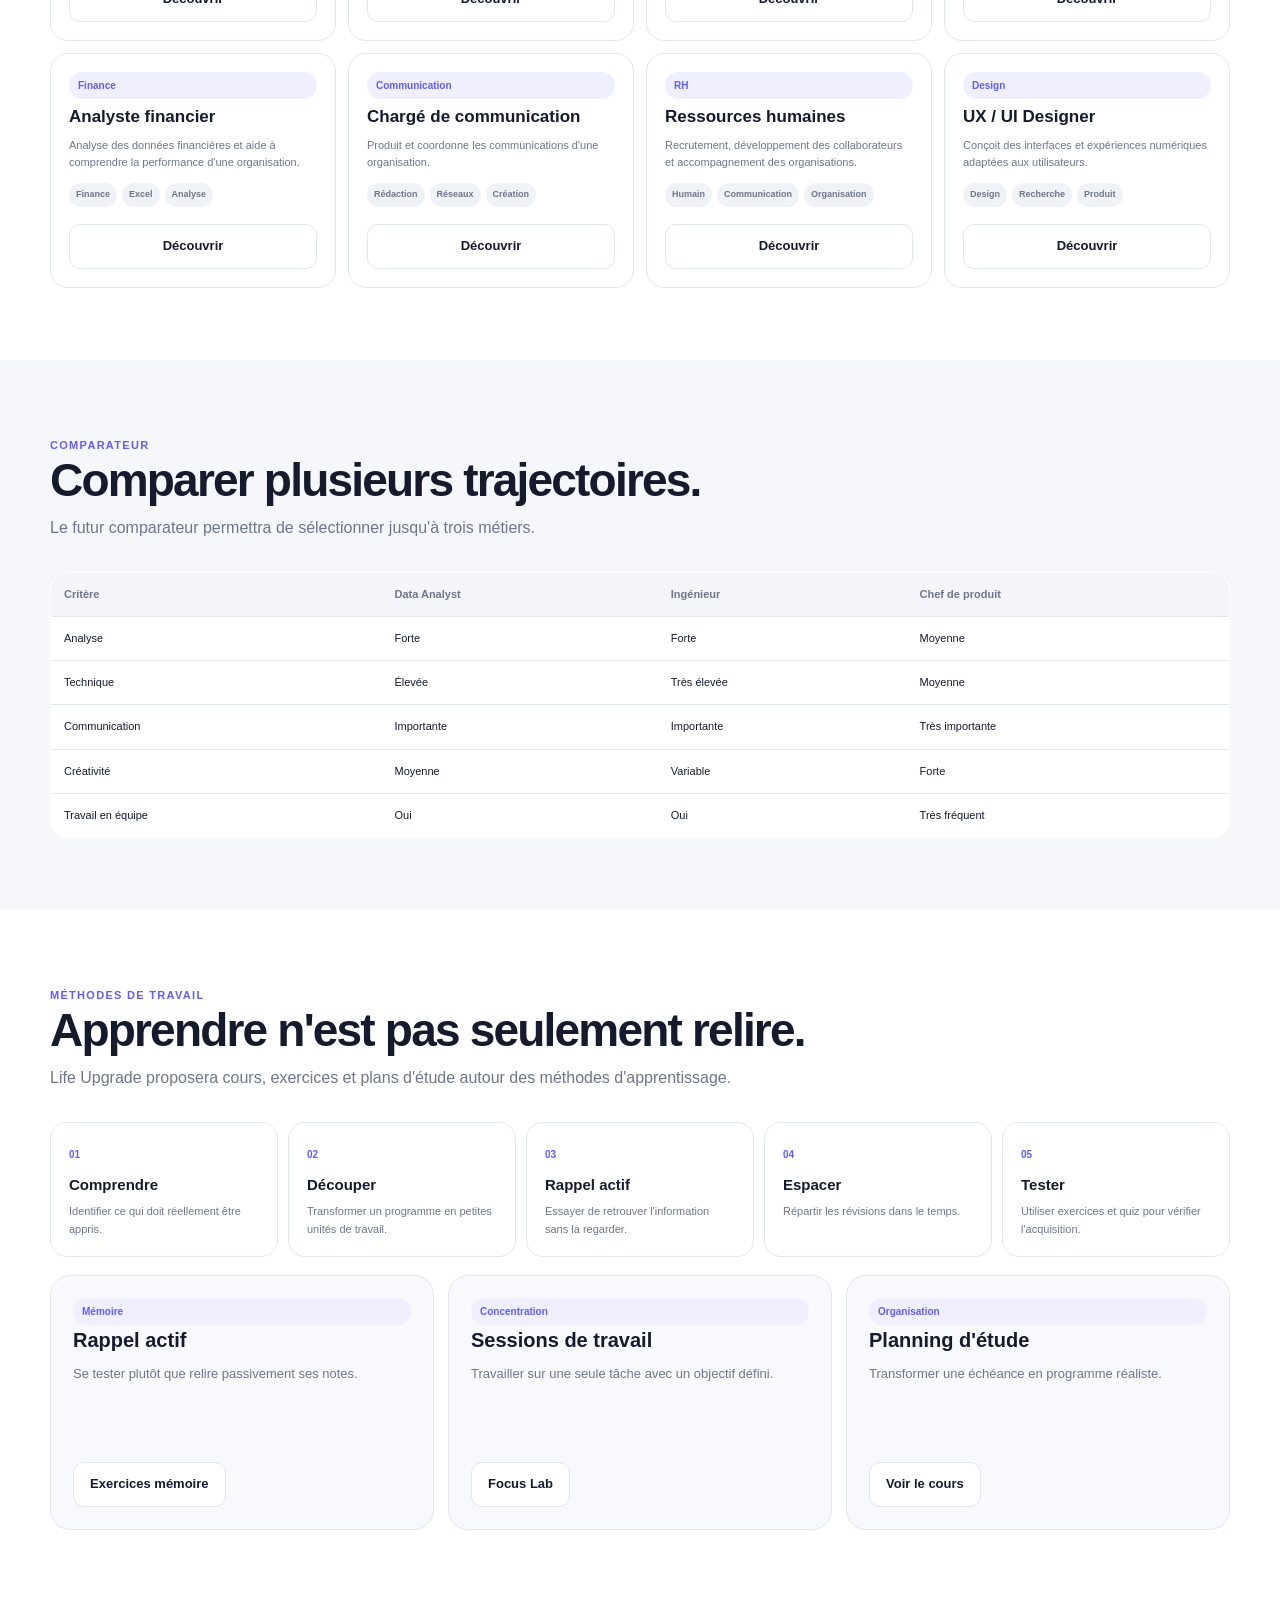
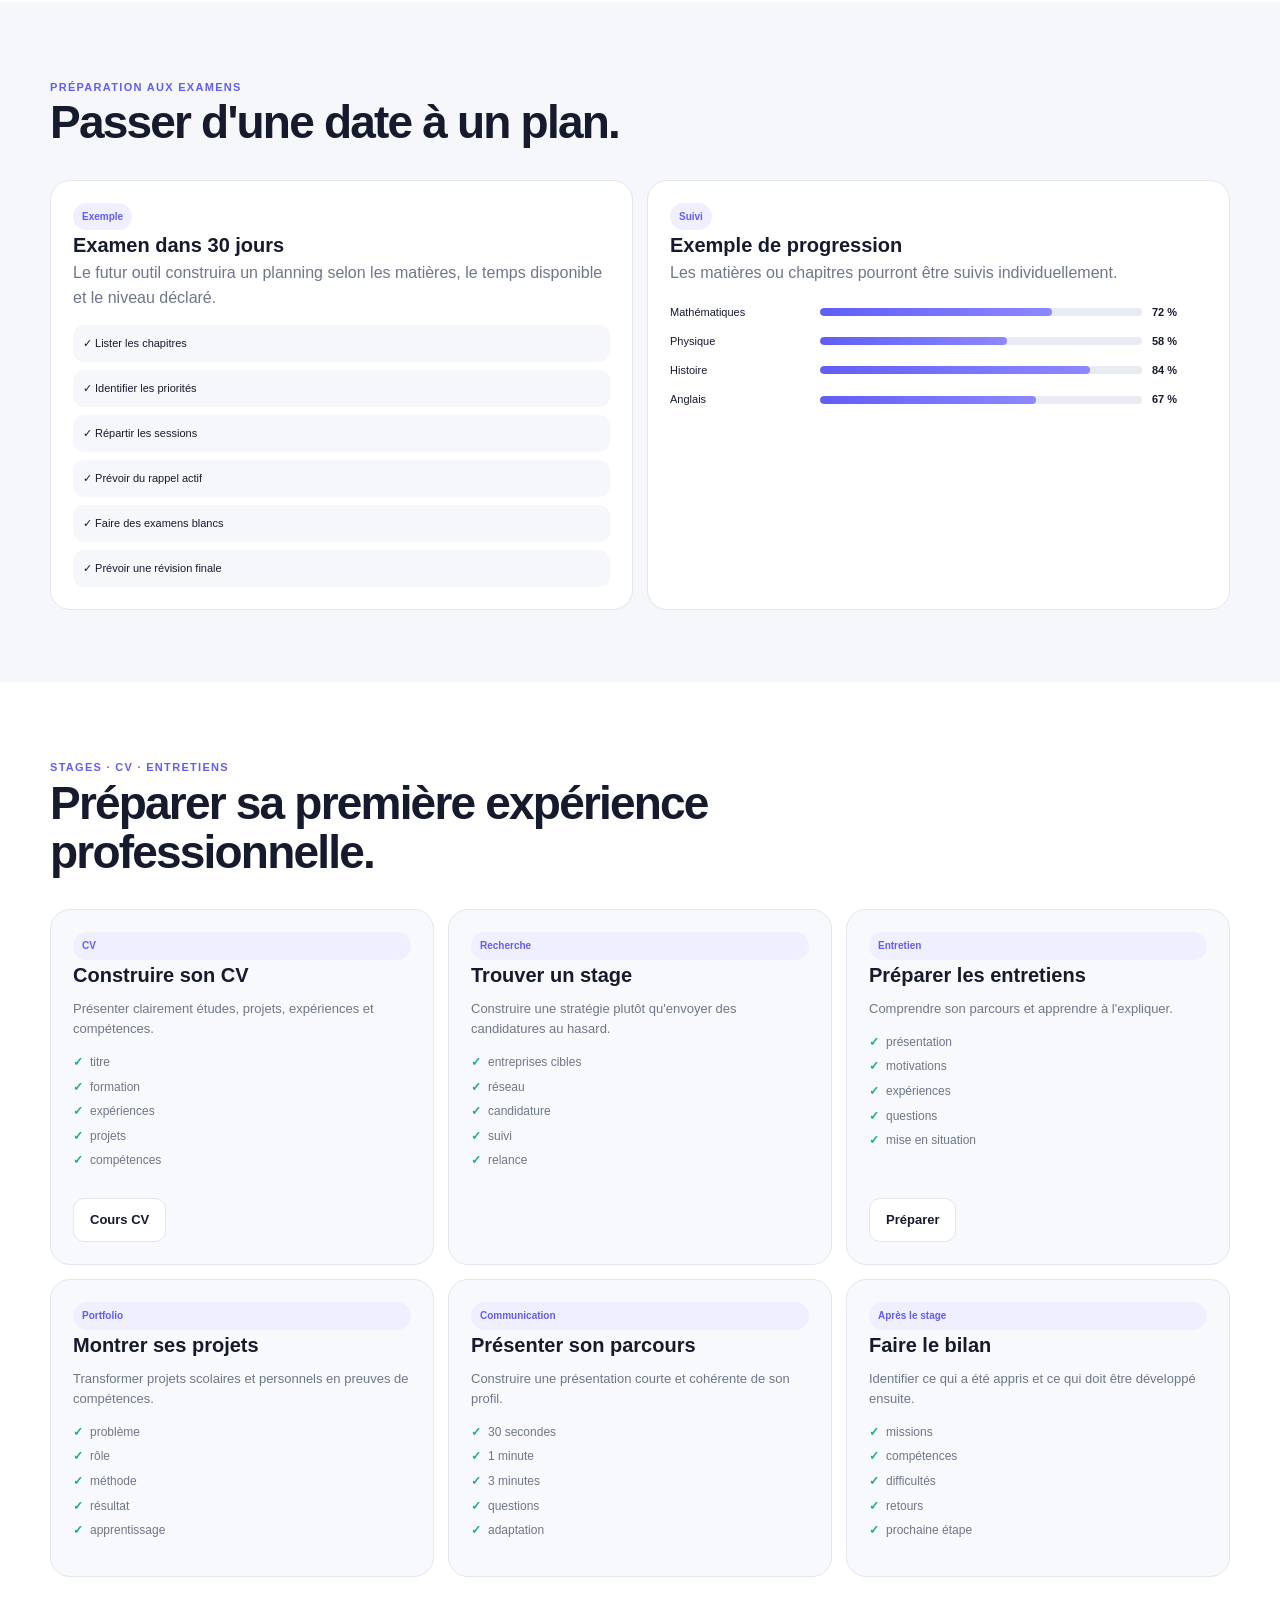
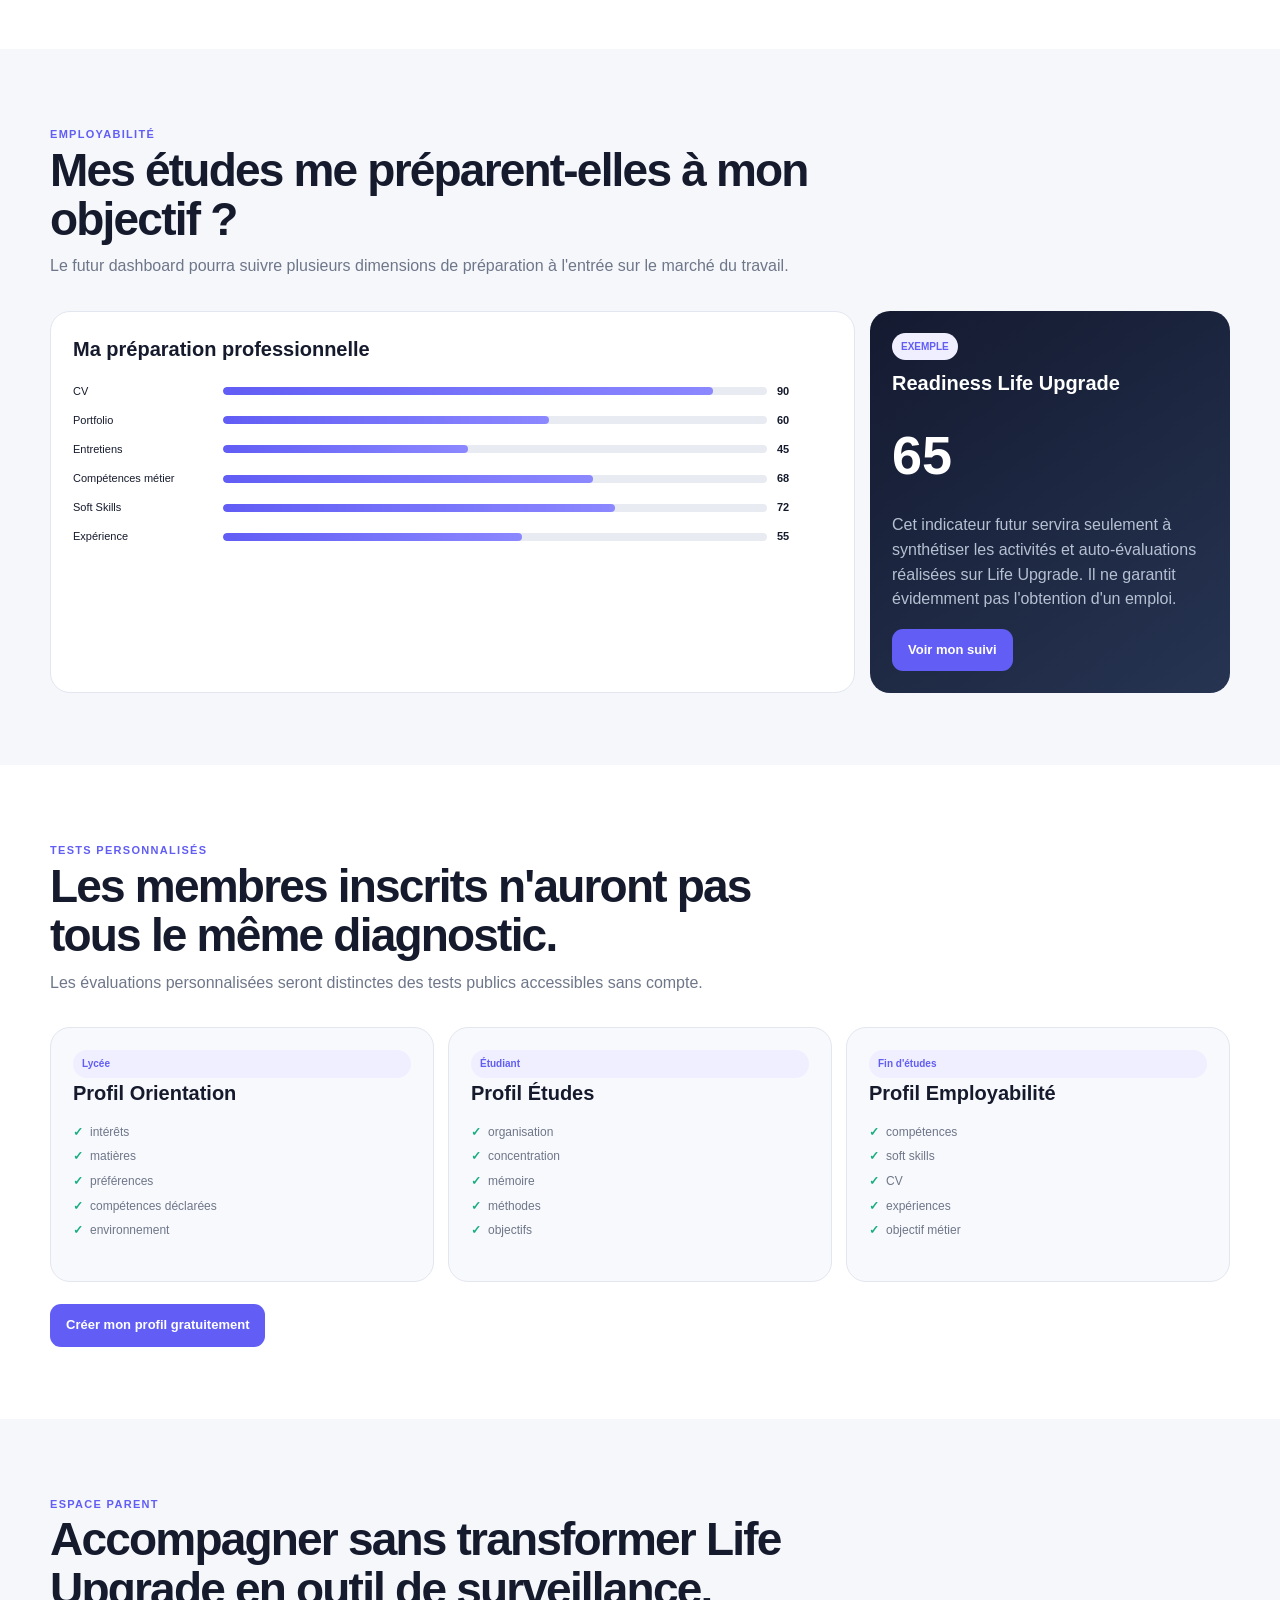
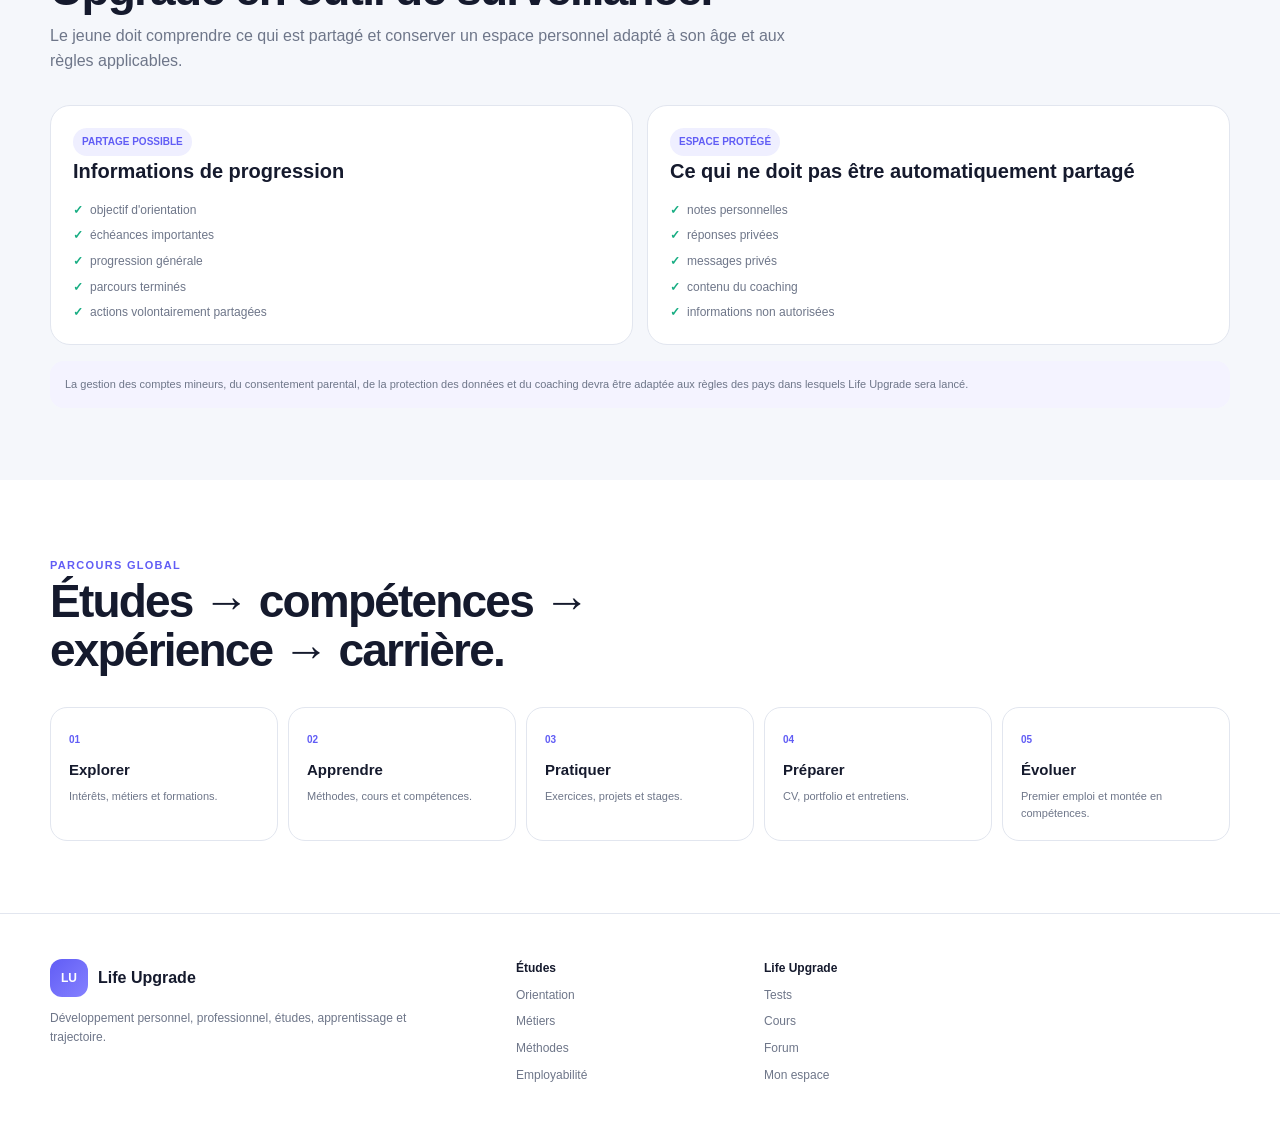
<file: etudes.html>
<!DOCTYPE html>
<html lang="fr">

<head>
  <meta charset="UTF-8">

  <meta
    name="viewport"
    content="width=device-width, initial-scale=1"
  >

  <title>
    Études & Orientation — Life Upgrade
  </title>

  <meta
    name="description"
    content="Orientation, études, métiers, méthodes de travail, examens, stages, CV, entretiens et employabilité avec Life Upgrade."
  >

  <link rel="stylesheet" href="style.css">

  <style>

    .page-hero{
      padding:70px 0 48px;
    }

    .page-hero-grid{
      display:grid;
      grid-template-columns:1fr 360px;
      gap:28px;
      align-items:center;
    }

    .page-hero p{
      max-width:760px;
      margin-top:15px;
      font-size:17px;
    }

    .student-card{
      padding:24px;
      border-radius:22px;
      color:white;
      background:linear-gradient(145deg,#11172b,#24314f);
    }

    .student-card p{
      color:#b5bed1;
      font-size:12px;
    }

    .student-options{
      display:grid;
      gap:8px;
      margin-top:18px;
    }

    .student-option{
      padding:11px;
      border-radius:11px;
      background:rgba(255,255,255,.07);
      font-size:12px;
      font-weight:800;
    }

    .section-nav{
      display:flex;
      flex-wrap:wrap;
      gap:8px;
      margin-top:24px;
    }

    .section-nav a{
      padding:8px 11px;
      border-radius:999px;
      border:1px solid var(--border);
      background:white;
      color:var(--muted);
      font-size:11px;
      font-weight:800;
    }

    .section-nav a:hover{
      color:var(--primary);
      border-color:var(--primary);
    }

    .study-section{
      padding:72px 0;
    }

    .study-section.white{
      background:white;
    }

    .study-grid{
      display:grid;
      grid-template-columns:repeat(3,1fr);
      gap:14px;
    }

    .study-card{
      display:flex;
      flex-direction:column;
      min-height:255px;
      padding:22px;
      border-radius:20px;
      background:white;
      border:1px solid var(--border);
    }

    .white .study-card{
      background:#f8f9fc;
    }

    .study-card p{
      margin-top:8px;
      font-size:13px;
    }

    .study-card ul{
      list-style:none;
      display:grid;
      gap:6px;
      margin:14px 0;
      color:var(--muted);
      font-size:12px;
    }

    .study-card li::before{
      content:"✓";
      margin-right:7px;
      color:var(--green);
      font-weight:900;
    }

    .study-actions{
      margin-top:auto;
      padding-top:14px;
      display:flex;
      flex-wrap:wrap;
      gap:8px;
    }

    .orientation-layout{
      display:grid;
      grid-template-columns:330px 1fr;
      gap:15px;
    }

    .orientation-panel{
      padding:22px;
      border-radius:20px;
      background:white;
      border:1px solid var(--border);
    }

    .orientation-panel h3{
      margin-bottom:11px;
    }

    .orientation-question{
      margin-top:15px;
    }

    .orientation-question label{
      display:block;
      margin-bottom:6px;
      font-size:11px;
      font-weight:800;
    }

    .orientation-question select,
    .orientation-question input{
      width:100%;
      padding:11px;
      border:1px solid var(--border);
      border-radius:10px;
      background:white;
    }

    .interest-grid{
      display:grid;
      grid-template-columns:1fr 1fr;
      gap:7px;
      margin-top:8px;
    }

    .interest{
      display:flex;
      gap:8px;
      padding:9px;
      border:1px solid var(--border);
      border-radius:10px;
      font-size:11px;
    }

    .orientation-results{
      display:grid;
      gap:10px;
    }

    .career-option{
      padding:19px;
      border-radius:17px;
      border:1px solid var(--border);
      background:#f8f9fc;
    }

    .career-option-top{
      display:flex;
      align-items:center;
      justify-content:space-between;
      gap:10px;
    }

    .career-option p{
      margin-top:7px;
      font-size:12px;
    }

    .match{
      color:var(--green);
      font-size:11px;
      font-weight:900;
    }

    .jobs-grid{
      display:grid;
      grid-template-columns:repeat(4,1fr);
      gap:12px;
    }

    .job-card{
      display:flex;
      flex-direction:column;
      min-height:235px;
      padding:18px;
      background:white;
      border:1px solid var(--border);
      border-radius:18px;
    }

    .job-card h3{
      margin-top:5px;
      font-size:17px;
    }

    .job-card p{
      margin-top:7px;
      font-size:11px;
    }

    .job-meta{
      display:flex;
      flex-wrap:wrap;
      gap:5px;
      margin-top:12px;
    }

    .job-meta span{
      padding:5px 7px;
      border-radius:999px;
      background:#f0f2f7;
      color:var(--muted);
      font-size:9px;
      font-weight:800;
    }

    .job-card .button{
      margin-top:auto;
    }

    .compare-table{
      width:100%;
      margin-top:20px;
      border-collapse:collapse;
      background:white;
      border-radius:18px;
      overflow:hidden;
      border:1px solid var(--border);
    }

    .compare-table th,
    .compare-table td{
      padding:13px;
      border-bottom:1px solid var(--border);
      text-align:left;
      font-size:11px;
    }

    .compare-table th{
      background:#f4f5fa;
      color:var(--muted);
    }

    .method-path{
      display:grid;
      grid-template-columns:repeat(5,1fr);
      gap:10px;
    }

    .method-step{
      padding:18px;
      border-radius:17px;
      background:white;
      border:1px solid var(--border);
    }

    .method-step span{
      color:var(--primary);
      font-size:10px;
      font-weight:900;
    }

    .method-step h3{
      margin:7px 0;
      font-size:15px;
    }

    .method-step p{
      font-size:11px;
    }

    .exam-layout{
      display:grid;
      grid-template-columns:1fr 1fr;
      gap:14px;
    }

    .exam-card{
      padding:22px;
      border-radius:20px;
      background:white;
      border:1px solid var(--border);
    }

    .exam-checklist{
      display:grid;
      gap:8px;
      margin-top:14px;
    }

    .exam-check{
      display:flex;
      gap:9px;
      padding:10px;
      border-radius:11px;
      background:#f6f7fa;
      font-size:11px;
    }

    .employability-layout{
      display:grid;
      grid-template-columns:1fr 360px;
      gap:15px;
    }

    .readiness{
      display:grid;
      gap:12px;
      margin-top:18px;
    }

    .readiness-row{
      display:grid;
      grid-template-columns:140px 1fr 55px;
      gap:10px;
      align-items:center;
      font-size:11px;
    }

    .readiness-track{
      height:8px;
      border-radius:999px;
      background:#e8ebf2;
      overflow:hidden;
    }

    .readiness-track i{
      display:block;
      height:100%;
      border-radius:999px;
      background:linear-gradient(90deg,var(--primary),#8c88ff);
    }

    .readiness-summary{
      padding:22px;
      border-radius:20px;
      background:linear-gradient(145deg,#141a30,#263452);
      color:white;
    }

    .readiness-summary p{
      color:#b6c0d2;
    }

    .readiness-score{
      margin:15px 0;
      font-size:54px;
      font-weight:900;
    }

    .parent-layout{
      display:grid;
      grid-template-columns:1fr 1fr;
      gap:14px;
    }

    .parent-box{
      padding:22px;
      border-radius:20px;
      background:white;
      border:1px solid var(--border);
    }

    .parent-box ul{
      margin-top:14px;
      display:grid;
      gap:7px;
      list-style:none;
      color:var(--muted);
      font-size:12px;
    }

    .parent-box li::before{
      content:"✓";
      margin-right:7px;
      color:var(--green);
      font-weight:900;
    }

    .parent-warning{
      margin-top:16px;
      padding:15px;
      border-radius:14px;
      background:#f4f3ff;
      color:var(--muted);
      font-size:11px;
    }

    @media(max-width:1000px){

      .page-hero-grid,
      .orientation-layout,
      .employability-layout{
        grid-template-columns:1fr;
      }

      .study-grid,
      .jobs-grid{
        grid-template-columns:repeat(2,1fr);
      }

      .method-path{
        grid-template-columns:repeat(2,1fr);
      }

    }

    @media(max-width:650px){

      .study-grid,
      .jobs-grid,
      .method-path,
      .exam-layout,
      .parent-layout,
      .interest-grid{
        grid-template-columns:1fr;
      }

      .compare-table{
        display:block;
        overflow-x:auto;
      }

      .readiness-row{
        grid-template-columns:110px 1fr 45px;
      }

    }

  </style>

</head>


<body>


<header class="header">

  <div class="container nav">

    <a class="logo" href="index.html">

      <span class="logo-icon">
        LU
      </span>

      <span>
        Life Upgrade
      </span>

    </a>


    <nav class="menu">

      <a href="index.html">
        Accueil
      </a>

      <a href="developpement.html">
        Développement
      </a>

      <a
        class="active"
        href="etudes.html"
      >
        Études & Orientation
      </a>

      <a href="tests.html">
        Tests & Exercices
      </a>

      <a href="cours.html">
        Cours
      </a>

      <a href="culture.html">
        Culture
      </a>

      <a href="forum.html">
        Forum
      </a>

      <a href="coaching.html">
        Coaching
      </a>

    </nav>


    <a
      class="account-button"
      href="dashboard.html"
    >
      Mon espace
    </a>

  </div>

</header>



<main>


<!-- ==========================================================
     HERO
========================================================== -->

<section class="page-hero">

  <div class="container page-hero-grid">


    <div>

      <div class="eyebrow">
        ÉTUDES · ORIENTATION · EMPLOYABILITÉ
      </div>


      <h1 style="font-size:clamp(44px,5vw,67px)">
        Construis ton parcours,
        pas seulement ton prochain choix.
      </h1>


      <p>

        Life Upgrade accompagne les lycéens, étudiants,
        personnes en formation et jeunes actifs dans leurs méthodes de travail,
        leur orientation et leur préparation au monde professionnel.

      </p>


      <div class="section-nav">

        <a href="#orientation">
          Orientation
        </a>

        <a href="#metiers">
          Métiers
        </a>

        <a href="#methodes">
          Méthodes
        </a>

        <a href="#examens">
          Examens
        </a>

        <a href="#stages">
          Stages & CV
        </a>

        <a href="#employabilite">
          Employabilité
        </a>

        <a href="#parents">
          Parents
        </a>

      </div>

    </div>



    <div class="student-card">

      <span class="badge">
        TON POINT DE DÉPART
      </span>

      <h3 style="margin-top:9px">
        Où en es-tu actuellement ?
      </h3>

      <p style="margin-top:7px">
        Le futur compte Life Upgrade adaptera l'expérience selon cette situation.
      </p>

      <div class="student-options">

        <div class="student-option">
          Lycée
        </div>

        <div class="student-option">
          Études supérieures
        </div>

        <div class="student-option">
          Formation professionnelle
        </div>

        <div class="student-option">
          Recherche de stage
        </div>

        <div class="student-option">
          Préparation premier emploi
        </div>

        <div class="student-option">
          Transition / réorientation
        </div>

      </div>

    </div>

  </div>

</section>



<!-- ==========================================================
     UNIVERS ETUDES
========================================================== -->

<section class="study-section white">

  <div class="container">


    <div class="section-title">

      <span class="eyebrow">
        TON ESPACE
      </span>

      <h2>
        Tout ce qui compte autour des études.
      </h2>

      <p>
        Orientation, méthodes, mémoire, concentration, examens,
        stages et préparation professionnelle sont reliés dans un seul parcours.
      </p>

    </div>



    <div class="study-grid">


      <article class="study-card">

        <span class="badge">
          Orientation
        </span>

        <h3>
          Comprendre mes possibilités
        </h3>

        <p>
          Explorer plusieurs directions plutôt que recevoir une réponse unique.
        </p>

        <ul>
          <li>centres d'intérêt</li>
          <li>préférences</li>
          <li>compétences</li>
          <li>contraintes</li>
          <li>objectifs</li>
        </ul>

        <div class="study-actions">

          <a
            class="button primary"
            href="#orientation"
          >
            Commencer
          </a>

        </div>

      </article>



      <article class="study-card">

        <span class="badge">
          Métiers
        </span>

        <h3>
          Découvrir des métiers
        </h3>

        <p>
          Comprendre le quotidien, les compétences, les études et les possibilités.
        </p>

        <ul>
          <li>missions</li>
          <li>outils</li>
          <li>soft skills</li>
          <li>études</li>
          <li>évolutions</li>
        </ul>

        <div class="study-actions">

          <a
            class="button secondary"
            href="#metiers"
          >
            Explorer
          </a>

        </div>

      </article>



      <article class="study-card">

        <span class="badge">
          Méthodes
        </span>

        <h3>
          Apprendre plus efficacement
        </h3>

        <p>
          Organisation, mémorisation, concentration et préparation.
        </p>

        <ul>
          <li>rappel actif</li>
          <li>répétition espacée</li>
          <li>prise de notes</li>
          <li>planification</li>
          <li>focus</li>
        </ul>

        <div class="study-actions">

          <a
            class="button secondary"
            href="#methodes"
          >
            Découvrir
          </a>

        </div>

      </article>



      <article class="study-card">

        <span class="badge">
          Examens
        </span>

        <h3>
          Préparer une échéance
        </h3>

        <p>
          Transformer une date d'examen en plan concret.
        </p>

        <ul>
          <li>programme</li>
          <li>priorités</li>
          <li>révisions</li>
          <li>simulation</li>
          <li>bilan</li>
        </ul>

        <div class="study-actions">

          <a
            class="button secondary"
            href="#examens"
          >
            Préparer
          </a>

        </div>

      </article>



      <article class="study-card">

        <span class="badge">
          Stage
        </span>

        <h3>
          Préparer ma première expérience
        </h3>

        <p>
          CV, candidatures, entretien et préparation du stage.
        </p>

        <ul>
          <li>CV</li>
          <li>recherche</li>
          <li>candidature</li>
          <li>entretien</li>
          <li>bilan de stage</li>
        </ul>

        <div class="study-actions">

          <a
            class="button secondary"
            href="#stages"
          >
            Préparer
          </a>

        </div>

      </article>



      <article class="study-card">

        <span class="badge">
          Premier emploi
        </span>

        <h3>
          Préparer l'après-études
        </h3>

        <p>
          Transformer ses études en compétences lisibles pour un employeur.
        </p>

        <ul>
          <li>compétences</li>
          <li>portfolio</li>
          <li>CV</li>
          <li>entretiens</li>
          <li>plan de carrière</li>
        </ul>

        <div class="study-actions">

          <a
            class="button primary"
            href="#employabilite"
          >
            Voir mon plan
          </a>

        </div>

      </article>


    </div>

  </div>

</section>



<!-- ==========================================================
     ORIENTATION
========================================================== -->

<section
  id="orientation"
  class="study-section"
>

  <div class="container">


    <div class="section-title">

      <span class="eyebrow">
        ORIENTATION
      </span>

      <h2>
        Explorer avant de choisir.
      </h2>

      <p>

        L'objectif de Life Upgrade n'est pas de dire
        « tu dois faire ce métier », mais d'expliquer plusieurs pistes
        cohérentes avec les informations fournies.

      </p>

    </div>



    <div class="orientation-layout">


      <!-- QUESTIONNAIRE -->

      <div class="orientation-panel">

        <h3>
          Exemple de profil
        </h3>

        <p>
          Le futur questionnaire complet sera beaucoup plus détaillé.
        </p>


        <div class="orientation-question">

          <label>
            Situation
          </label>

          <select>

            <option>
              Lycée
            </option>

            <option>
              Études supérieures
            </option>

            <option>
              Formation
            </option>

            <option>
              Réorientation
            </option>

          </select>

        </div>



        <div class="orientation-question">

          <label>
            Matière préférée
          </label>

          <select>

            <option>
              Mathématiques
            </option>

            <option>
              Sciences
            </option>

            <option>
              Informatique
            </option>

            <option>
              Économie
            </option>

            <option>
              Littérature
            </option>

            <option>
              Histoire
            </option>

            <option>
              Arts
            </option>

          </select>

        </div>



        <div class="orientation-question">

          <label>
            Domaines qui t'intéressent
          </label>

          <div class="interest-grid">

            <label class="interest">
              <input type="checkbox">
              Technologie
            </label>

            <label class="interest">
              <input type="checkbox">
              Sciences
            </label>

            <label class="interest">
              <input type="checkbox">
              Création
            </label>

            <label class="interest">
              <input type="checkbox">
              Commerce
            </label>

            <label class="interest">
              <input type="checkbox">
              Humain
            </label>

            <label class="interest">
              <input type="checkbox">
              Environnement
            </label>

          </div>

        </div>



        <div class="orientation-question">

          <label>
            Environnement préféré
          </label>

          <select>

            <option>
              Bureau
            </option>

            <option>
              Terrain
            </option>

            <option>
              Mixte
            </option>

            <option>
              Créatif
            </option>

            <option>
              Technique
            </option>

            <option>
              Contact humain
            </option>

          </select>

        </div>


        <button
          class="button primary"
          style="margin-top:18px;border:0;cursor:pointer"
          onclick="alert('Le moteur de profil personnalisé sera branché lors de la phase JavaScript / compte utilisateur.')"
        >
          Explorer mes pistes
        </button>

      </div>



      <!-- RESULTATS -->

      <div class="orientation-results">


        <article class="career-option">

          <div class="career-option-top">

            <h3>
              Informatique & Data
            </h3>

            <span class="match">
              Piste forte
            </span>

          </div>

          <p>
            Peut correspondre à un profil intéressé par la logique,
            la technologie, l'analyse et la résolution de problèmes.
          </p>

          <div class="job-meta">

            <span>
              Data
            </span>

            <span>
              Développement
            </span>

            <span>
              IA
            </span>

            <span>
              Cybersécurité
            </span>

          </div>

        </article>



        <article class="career-option">

          <div class="career-option-top">

            <h3>
              Ingénierie
            </h3>

            <span class="match">
              À explorer
            </span>

          </div>

          <p>
            Pour les profils appréciant les sciences,
            la conception, la résolution de problèmes et les projets techniques.
          </p>

          <div class="job-meta">

            <span>
              Industrie
            </span>

            <span>
              Énergie
            </span>

            <span>
              Génie civil
            </span>

            <span>
              R&D
            </span>

          </div>

        </article>



        <article class="career-option">

          <div class="career-option-top">

            <h3>
              Commerce & Marketing
            </h3>

            <span class="match">
              À comparer
            </span>

          </div>

          <p>
            Pour des profils attirés par les projets,
            le marché, la communication et la compréhension des besoins.
          </p>

          <div class="job-meta">

            <span>
              Marketing
            </span>

            <span>
              Vente
            </span>

            <span>
              Produit
            </span>

            <span>
              Communication
            </span>

          </div>

        </article>


        <div class="parent-warning">

          Les résultats d'orientation doivent être présentés comme
          des pistes d'exploration basées sur les réponses de l'utilisateur,
          jamais comme une orientation obligatoire ou une prédiction.

        </div>

      </div>

    </div>

  </div>

</section>



<!-- ==========================================================
     METIERS
========================================================== -->

<section
  id="metiers"
  class="study-section white"
>

  <div class="container">


    <div class="section-title">

      <span class="eyebrow">
        EXPLORER LES MÉTIERS
      </span>

      <h2>
        Comprendre un métier avant de l'idéaliser.
      </h2>

      <p>

        Chaque fiche métier finale contiendra missions,
        compétences, outils, études possibles, contraintes,
        environnement de travail et évolutions.

      </p>

    </div>



    <div class="jobs-grid">


      <article class="job-card">

        <span class="badge">
          Data
        </span>

        <h3>
          Data Analyst
        </h3>

        <p>
          Analyse des données pour aider les organisations à prendre des décisions.
        </p>

        <div class="job-meta">

          <span>
            SQL
          </span>

          <span>
            Excel
          </span>

          <span>
            Data viz
          </span>

          <span>
            Analyse
          </span>

        </div>

        <a
          class="button secondary"
          href="cours.html"
        >
          Découvrir
        </a>

      </article>



      <article class="job-card">

        <span class="badge">
          Technologie
        </span>

        <h3>
          Développeur
        </h3>

        <p>
          Conçoit, développe et maintient des applications ou services numériques.
        </p>

        <div class="job-meta">

          <span>
            Code
          </span>

          <span>
            Logique
          </span>

          <span>
            Git
          </span>

          <span>
            Projet
          </span>

        </div>

        <a
          class="button secondary"
          href="cours.html"
        >
          Découvrir
        </a>

      </article>



      <article class="job-card">

        <span class="badge">
          Ingénierie
        </span>

        <h3>
          Ingénieur industriel
        </h3>

        <p>
          Travaille sur la conception, l'optimisation et l'amélioration de systèmes industriels.
        </p>

        <div class="job-meta">

          <span>
            Technique
          </span>

          <span>
            Process
          </span>

          <span>
            Projet
          </span>

        </div>

        <a
          class="button secondary"
          href="cours.html"
        >
          Découvrir
        </a>

      </article>



      <article class="job-card">

        <span class="badge">
          Marketing
        </span>

        <h3>
          Chef de produit
        </h3>

        <p>
          Analyse les besoins, coordonne les équipes et pilote l'évolution d'un produit.
        </p>

        <div class="job-meta">

          <span>
            Marché
          </span>

          <span>
            Projet
          </span>

          <span>
            Communication
          </span>

        </div>

        <a
          class="button secondary"
          href="cours.html"
        >
          Découvrir
        </a>

      </article>



      <article class="job-card">

        <span class="badge">
          Finance
        </span>

        <h3>
          Analyste financier
        </h3>

        <p>
          Analyse des données financières et aide à comprendre la performance d'une organisation.
        </p>

        <div class="job-meta">

          <span>
            Finance
          </span>

          <span>
            Excel
          </span>

          <span>
            Analyse
          </span>

        </div>

        <a
          class="button secondary"
          href="cours.html"
        >
          Découvrir
        </a>

      </article>



      <article class="job-card">

        <span class="badge">
          Communication
        </span>

        <h3>
          Chargé de communication
        </h3>

        <p>
          Produit et coordonne les communications d'une organisation.
        </p>

        <div class="job-meta">

          <span>
            Rédaction
          </span>

          <span>
            Réseaux
          </span>

          <span>
            Création
          </span>

        </div>

        <a
          class="button secondary"
          href="cours.html"
        >
          Découvrir
        </a>

      </article>



      <article class="job-card">

        <span class="badge">
          RH
        </span>

        <h3>
          Ressources humaines
        </h3>

        <p>
          Recrutement, développement des collaborateurs et accompagnement des organisations.
        </p>

        <div class="job-meta">

          <span>
            Humain
          </span>

          <span>
            Communication
          </span>

          <span>
            Organisation
          </span>

        </div>

        <a
          class="button secondary"
          href="cours.html"
        >
          Découvrir
        </a>

      </article>



      <article class="job-card">

        <span class="badge">
          Design
        </span>

        <h3>
          UX / UI Designer
        </h3>

        <p>
          Conçoit des interfaces et expériences numériques adaptées aux utilisateurs.
        </p>

        <div class="job-meta">

          <span>
            Design
          </span>

          <span>
            Recherche
          </span>

          <span>
            Produit
          </span>

        </div>

        <a
          class="button secondary"
          href="cours.html"
        >
          Découvrir
        </a>

      </article>


    </div>

  </div>

</section>



<!-- ==========================================================
     COMPARATEUR
========================================================== -->

<section class="study-section">

  <div class="container">


    <div class="section-title">

      <span class="eyebrow">
        COMPARATEUR
      </span>

      <h2>
        Comparer plusieurs trajectoires.
      </h2>

      <p>
        Le futur comparateur permettra de sélectionner jusqu'à trois métiers.
      </p>

    </div>



    <table class="compare-table">

      <thead>

        <tr>

          <th>
            Critère
          </th>

          <th>
            Data Analyst
          </th>

          <th>
            Ingénieur
          </th>

          <th>
            Chef de produit
          </th>

        </tr>

      </thead>


      <tbody>

        <tr>

          <td>
            Analyse
          </td>

          <td>
            Forte
          </td>

          <td>
            Forte
          </td>

          <td>
            Moyenne
          </td>

        </tr>

        <tr>

          <td>
            Technique
          </td>

          <td>
            Élevée
          </td>

          <td>
            Très élevée
          </td>

          <td>
            Moyenne
          </td>

        </tr>

        <tr>

          <td>
            Communication
          </td>

          <td>
            Importante
          </td>

          <td>
            Importante
          </td>

          <td>
            Très importante
          </td>

        </tr>

        <tr>

          <td>
            Créativité
          </td>

          <td>
            Moyenne
          </td>

          <td>
            Variable
          </td>

          <td>
            Forte
          </td>

        </tr>

        <tr>

          <td>
            Travail en équipe
          </td>

          <td>
            Oui
          </td>

          <td>
            Oui
          </td>

          <td>
            Très fréquent
          </td>

        </tr>

      </tbody>

    </table>

  </div>

</section>



<!-- ==========================================================
     METHODES DE TRAVAIL
========================================================== -->

<section
  id="methodes"
  class="study-section white"
>

  <div class="container">


    <div class="section-title">

      <span class="eyebrow">
        MÉTHODES DE TRAVAIL
      </span>

      <h2>
        Apprendre n'est pas seulement relire.
      </h2>

      <p>
        Life Upgrade proposera cours, exercices et plans d'étude autour
        des méthodes d'apprentissage.
      </p>

    </div>



    <div class="method-path">


      <div class="method-step">

        <span>
          01
        </span>

        <h3>
          Comprendre
        </h3>

        <p>
          Identifier ce qui doit réellement être appris.
        </p>

      </div>



      <div class="method-step">

        <span>
          02
        </span>

        <h3>
          Découper
        </h3>

        <p>
          Transformer un programme en petites unités de travail.
        </p>

      </div>



      <div class="method-step">

        <span>
          03
        </span>

        <h3>
          Rappel actif
        </h3>

        <p>
          Essayer de retrouver l'information sans la regarder.
        </p>

      </div>



      <div class="method-step">

        <span>
          04
        </span>

        <h3>
          Espacer
        </h3>

        <p>
          Répartir les révisions dans le temps.
        </p>

      </div>



      <div class="method-step">

        <span>
          05
        </span>

        <h3>
          Tester
        </h3>

        <p>
          Utiliser exercices et quiz pour vérifier l'acquisition.
        </p>

      </div>


    </div>



    <div class="study-grid" style="margin-top:18px">


      <article class="study-card">

        <span class="badge">
          Mémoire
        </span>

        <h3>
          Rappel actif
        </h3>

        <p>
          Se tester plutôt que relire passivement ses notes.
        </p>

        <div class="study-actions">

          <a
            class="button secondary"
            href="tests.html#memoire"
          >
            Exercices mémoire
          </a>

        </div>

      </article>



      <article class="study-card">

        <span class="badge">
          Concentration
        </span>

        <h3>
          Sessions de travail
        </h3>

        <p>
          Travailler sur une seule tâche avec un objectif défini.
        </p>

        <div class="study-actions">

          <a
            class="button secondary"
            href="tests.html#concentration"
          >
            Focus Lab
          </a>

        </div>

      </article>



      <article class="study-card">

        <span class="badge">
          Organisation
        </span>

        <h3>
          Planning d'étude
        </h3>

        <p>
          Transformer une échéance en programme réaliste.
        </p>

        <div class="study-actions">

          <a
            class="button secondary"
            href="cours.html"
          >
            Voir le cours
          </a>

        </div>

      </article>


    </div>

  </div>

</section>



<!-- ==========================================================
     EXAMENS
========================================================== -->

<section
  id="examens"
  class="study-section"
>

  <div class="container">


    <div class="section-title">

      <span class="eyebrow">
        PRÉPARATION AUX EXAMENS
      </span>

      <h2>
        Passer d'une date à un plan.
      </h2>

    </div>



    <div class="exam-layout">


      <div class="exam-card">

        <span class="badge">
          Exemple
        </span>

        <h3>
          Examen dans 30 jours
        </h3>

        <p>
          Le futur outil construira un planning selon les matières,
          le temps disponible et le niveau déclaré.
        </p>

        <div class="exam-checklist">

          <div class="exam-check">
            ✓ Lister les chapitres
          </div>

          <div class="exam-check">
            ✓ Identifier les priorités
          </div>

          <div class="exam-check">
            ✓ Répartir les sessions
          </div>

          <div class="exam-check">
            ✓ Prévoir du rappel actif
          </div>

          <div class="exam-check">
            ✓ Faire des examens blancs
          </div>

          <div class="exam-check">
            ✓ Prévoir une révision finale
          </div>

        </div>

      </div>



      <div class="exam-card">

        <span class="badge">
          Suivi
        </span>

        <h3>
          Exemple de progression
        </h3>

        <p>
          Les matières ou chapitres pourront être suivis individuellement.
        </p>


        <div class="readiness">

          <div class="readiness-row">

            <span>
              Mathématiques
            </span>

            <div class="readiness-track">
              <i style="width:72%"></i>
            </div>

            <strong>
              72 %
            </strong>

          </div>


          <div class="readiness-row">

            <span>
              Physique
            </span>

            <div class="readiness-track">
              <i style="width:58%"></i>
            </div>

            <strong>
              58 %
            </strong>

          </div>


          <div class="readiness-row">

            <span>
              Histoire
            </span>

            <div class="readiness-track">
              <i style="width:84%"></i>
            </div>

            <strong>
              84 %
            </strong>

          </div>


          <div class="readiness-row">

            <span>
              Anglais
            </span>

            <div class="readiness-track">
              <i style="width:67%"></i>
            </div>

            <strong>
              67 %
            </strong>

          </div>

        </div>

      </div>

    </div>

  </div>

</section>



<!-- ==========================================================
     STAGES CV ENTRETIENS
========================================================== -->

<section
  id="stages"
  class="study-section white"
>

  <div class="container">


    <div class="section-title">

      <span class="eyebrow">
        STAGES · CV · ENTRETIENS
      </span>

      <h2>
        Préparer sa première expérience professionnelle.
      </h2>

    </div>



    <div class="study-grid">


      <article class="study-card">

        <span class="badge">
          CV
        </span>

        <h3>
          Construire son CV
        </h3>

        <p>
          Présenter clairement études, projets, expériences et compétences.
        </p>

        <ul>
          <li>titre</li>
          <li>formation</li>
          <li>expériences</li>
          <li>projets</li>
          <li>compétences</li>
        </ul>

        <div class="study-actions">

          <a
            class="button secondary"
            href="cours.html"
          >
            Cours CV
          </a>

        </div>

      </article>



      <article class="study-card">

        <span class="badge">
          Recherche
        </span>

        <h3>
          Trouver un stage
        </h3>

        <p>
          Construire une stratégie plutôt qu'envoyer des candidatures au hasard.
        </p>

        <ul>
          <li>entreprises cibles</li>
          <li>réseau</li>
          <li>candidature</li>
          <li>suivi</li>
          <li>relance</li>
        </ul>

      </article>



      <article class="study-card">

        <span class="badge">
          Entretien
        </span>

        <h3>
          Préparer les entretiens
        </h3>

        <p>
          Comprendre son parcours et apprendre à l'expliquer.
        </p>

        <ul>
          <li>présentation</li>
          <li>motivations</li>
          <li>expériences</li>
          <li>questions</li>
          <li>mise en situation</li>
        </ul>

        <div class="study-actions">

          <a
            class="button secondary"
            href="cours.html"
          >
            Préparer
          </a>

        </div>

      </article>



      <article class="study-card">

        <span class="badge">
          Portfolio
        </span>

        <h3>
          Montrer ses projets
        </h3>

        <p>
          Transformer projets scolaires et personnels en preuves de compétences.
        </p>

        <ul>
          <li>problème</li>
          <li>rôle</li>
          <li>méthode</li>
          <li>résultat</li>
          <li>apprentissage</li>
        </ul>

      </article>



      <article class="study-card">

        <span class="badge">
          Communication
        </span>

        <h3>
          Présenter son parcours
        </h3>

        <p>
          Construire une présentation courte et cohérente de son profil.
        </p>

        <ul>
          <li>30 secondes</li>
          <li>1 minute</li>
          <li>3 minutes</li>
          <li>questions</li>
          <li>adaptation</li>
        </ul>

      </article>



      <article class="study-card">

        <span class="badge">
          Après le stage
        </span>

        <h3>
          Faire le bilan
        </h3>

        <p>
          Identifier ce qui a été appris et ce qui doit être développé ensuite.
        </p>

        <ul>
          <li>missions</li>
          <li>compétences</li>
          <li>difficultés</li>
          <li>retours</li>
          <li>prochaine étape</li>
        </ul>

      </article>


    </div>

  </div>

</section>



<!-- ==========================================================
     EMPLOYABILITE
========================================================== -->

<section
  id="employabilite"
  class="study-section"
>

  <div class="container">


    <div class="section-title">

      <span class="eyebrow">
        EMPLOYABILITÉ
      </span>

      <h2>
        Mes études me préparent-elles à mon objectif ?
      </h2>

      <p>

        Le futur dashboard pourra suivre plusieurs dimensions
        de préparation à l'entrée sur le marché du travail.

      </p>

    </div>



    <div class="employability-layout">


      <div class="exam-card">

        <h3>
          Ma préparation professionnelle
        </h3>

        <div class="readiness">


          <div class="readiness-row">

            <span>
              CV
            </span>

            <div class="readiness-track">
              <i style="width:90%"></i>
            </div>

            <strong>
              90
            </strong>

          </div>


          <div class="readiness-row">

            <span>
              Portfolio
            </span>

            <div class="readiness-track">
              <i style="width:60%"></i>
            </div>

            <strong>
              60
            </strong>

          </div>


          <div class="readiness-row">

            <span>
              Entretiens
            </span>

            <div class="readiness-track">
              <i style="width:45%"></i>
            </div>

            <strong>
              45
            </strong>

          </div>


          <div class="readiness-row">

            <span>
              Compétences métier
            </span>

            <div class="readiness-track">
              <i style="width:68%"></i>
            </div>

            <strong>
              68
            </strong>

          </div>


          <div class="readiness-row">

            <span>
              Soft Skills
            </span>

            <div class="readiness-track">
              <i style="width:72%"></i>
            </div>

            <strong>
              72
            </strong>

          </div>


          <div class="readiness-row">

            <span>
              Expérience
            </span>

            <div class="readiness-track">
              <i style="width:55%"></i>
            </div>

            <strong>
              55
            </strong>

          </div>


        </div>

      </div>



      <div class="readiness-summary">

        <span class="badge">
          EXEMPLE
        </span>

        <h3 style="margin-top:8px">
          Readiness Life Upgrade
        </h3>

        <div class="readiness-score">
          65
        </div>

        <p>
          Cet indicateur futur servira seulement à synthétiser
          les activités et auto-évaluations réalisées sur Life Upgrade.
          Il ne garantit évidemment pas l'obtention d'un emploi.
        </p>

        <a
          class="button primary"
          href="dashboard.html"
          style="margin-top:17px"
        >
          Voir mon suivi
        </a>

      </div>

    </div>

  </div>

</section>



<!-- ==========================================================
     TESTS PERSONNALISES
========================================================== -->

<section class="study-section white">

  <div class="container">


    <div class="section-title">

      <span class="eyebrow">
        TESTS PERSONNALISÉS
      </span>

      <h2>
        Les membres inscrits n'auront pas tous le même diagnostic.
      </h2>

      <p>

        Les évaluations personnalisées seront distinctes
        des tests publics accessibles sans compte.

      </p>

    </div>



    <div class="study-grid">


      <article class="study-card">

        <span class="badge">
          Lycée
        </span>

        <h3>
          Profil Orientation
        </h3>

        <ul>
          <li>intérêts</li>
          <li>matières</li>
          <li>préférences</li>
          <li>compétences déclarées</li>
          <li>environnement</li>
        </ul>

      </article>



      <article class="study-card">

        <span class="badge">
          Étudiant
        </span>

        <h3>
          Profil Études
        </h3>

        <ul>
          <li>organisation</li>
          <li>concentration</li>
          <li>mémoire</li>
          <li>méthodes</li>
          <li>objectifs</li>
        </ul>

      </article>



      <article class="study-card">

        <span class="badge">
          Fin d'études
        </span>

        <h3>
          Profil Employabilité
        </h3>

        <ul>
          <li>compétences</li>
          <li>soft skills</li>
          <li>CV</li>
          <li>expériences</li>
          <li>objectif métier</li>
        </ul>

      </article>


    </div>


    <div style="margin-top:22px">

      <a
        class="button primary"
        href="inscription.html"
      >
        Créer mon profil gratuitement
      </a>

    </div>

  </div>

</section>



<!-- ==========================================================
     ESPACE PARENTS
========================================================== -->

<section
  id="parents"
  class="study-section"
>

  <div class="container">


    <div class="section-title">

      <span class="eyebrow">
        ESPACE PARENT
      </span>

      <h2>
        Accompagner sans transformer Life Upgrade en outil de surveillance.
      </h2>

      <p>

        Le jeune doit comprendre ce qui est partagé
        et conserver un espace personnel adapté à son âge
        et aux règles applicables.

      </p>

    </div>



    <div class="parent-layout">


      <div class="parent-box">

        <span class="badge">
          PARTAGE POSSIBLE
        </span>

        <h3>
          Informations de progression
        </h3>

        <ul>
          <li>objectif d'orientation</li>
          <li>échéances importantes</li>
          <li>progression générale</li>
          <li>parcours terminés</li>
          <li>actions volontairement partagées</li>
        </ul>

      </div>



      <div class="parent-box">

        <span class="badge">
          ESPACE PROTÉGÉ
        </span>

        <h3>
          Ce qui ne doit pas être automatiquement partagé
        </h3>

        <ul>
          <li>notes personnelles</li>
          <li>réponses privées</li>
          <li>messages privés</li>
          <li>contenu du coaching</li>
          <li>informations non autorisées</li>
        </ul>

      </div>

    </div>


    <div class="parent-warning">

      La gestion des comptes mineurs, du consentement parental,
      de la protection des données et du coaching devra être adaptée
      aux règles des pays dans lesquels Life Upgrade sera lancé.

    </div>

  </div>

</section>



<!-- ==========================================================
     PARCOURS GLOBAL
========================================================== -->

<section class="study-section white">

  <div class="container">


    <div class="section-title">

      <span class="eyebrow">
        PARCOURS GLOBAL
      </span>

      <h2>
        Études → compétences → expérience → carrière.
      </h2>

    </div>



    <div class="method-path">


      <div class="method-step">

        <span>
          01
        </span>

        <h3>
          Explorer
        </h3>

        <p>
          Intérêts, métiers et formations.
        </p>

      </div>



      <div class="method-step">

        <span>
          02
        </span>

        <h3>
          Apprendre
        </h3>

        <p>
          Méthodes, cours et compétences.
        </p>

      </div>



      <div class="method-step">

        <span>
          03
        </span>

        <h3>
          Pratiquer
        </h3>

        <p>
          Exercices, projets et stages.
        </p>

      </div>



      <div class="method-step">

        <span>
          04
        </span>

        <h3>
          Préparer
        </h3>

        <p>
          CV, portfolio et entretiens.
        </p>

      </div>



      <div class="method-step">

        <span>
          05
        </span>

        <h3>
          Évoluer
        </h3>

        <p>
          Premier emploi et montée en compétences.
        </p>

      </div>


    </div>

  </div>

</section>


</main>



<footer>

  <div class="container footer-grid">


    <div>

      <a
        class="logo"
        href="index.html"
      >

        <span class="logo-icon">
          LU
        </span>

        <span>
          Life Upgrade
        </span>

      </a>

      <p>
        Développement personnel, professionnel,
        études, apprentissage et trajectoire.
      </p>

    </div>


    <div>

      <strong>
        Études
      </strong>

      <a href="#orientation">
        Orientation
      </a>

      <a href="#metiers">
        Métiers
      </a>

      <a href="#methodes">
        Méthodes
      </a>

      <a href="#employabilite">
        Employabilité
      </a>

    </div>


    <div>

      <strong>
        Life Upgrade
      </strong>

      <a href="tests.html">
        Tests
      </a>

      <a href="cours.html">
        Cours
      </a>

      <a href="forum.html">
        Forum
      </a>

      <a href="dashboard.html">
        Mon espace
      </a>

    </div>


  </div>

</footer>


</body>

</html>
</file>
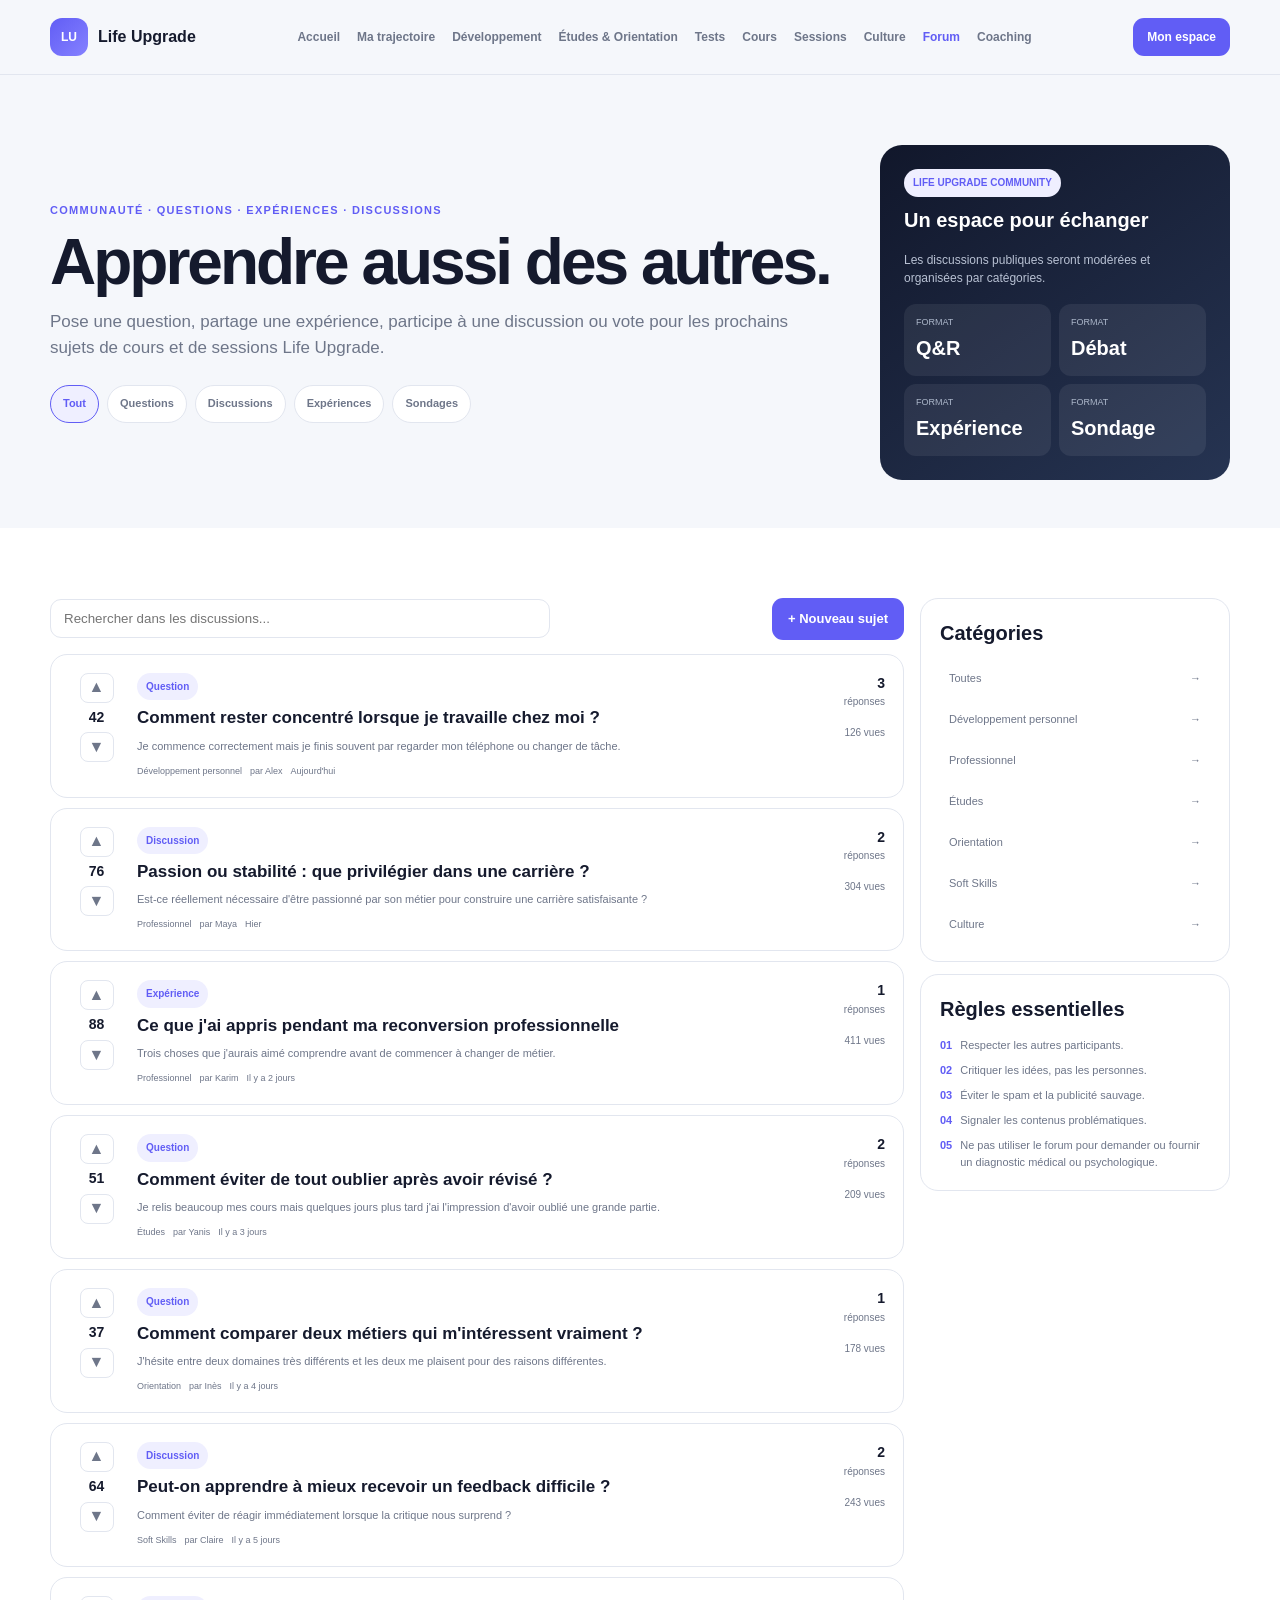
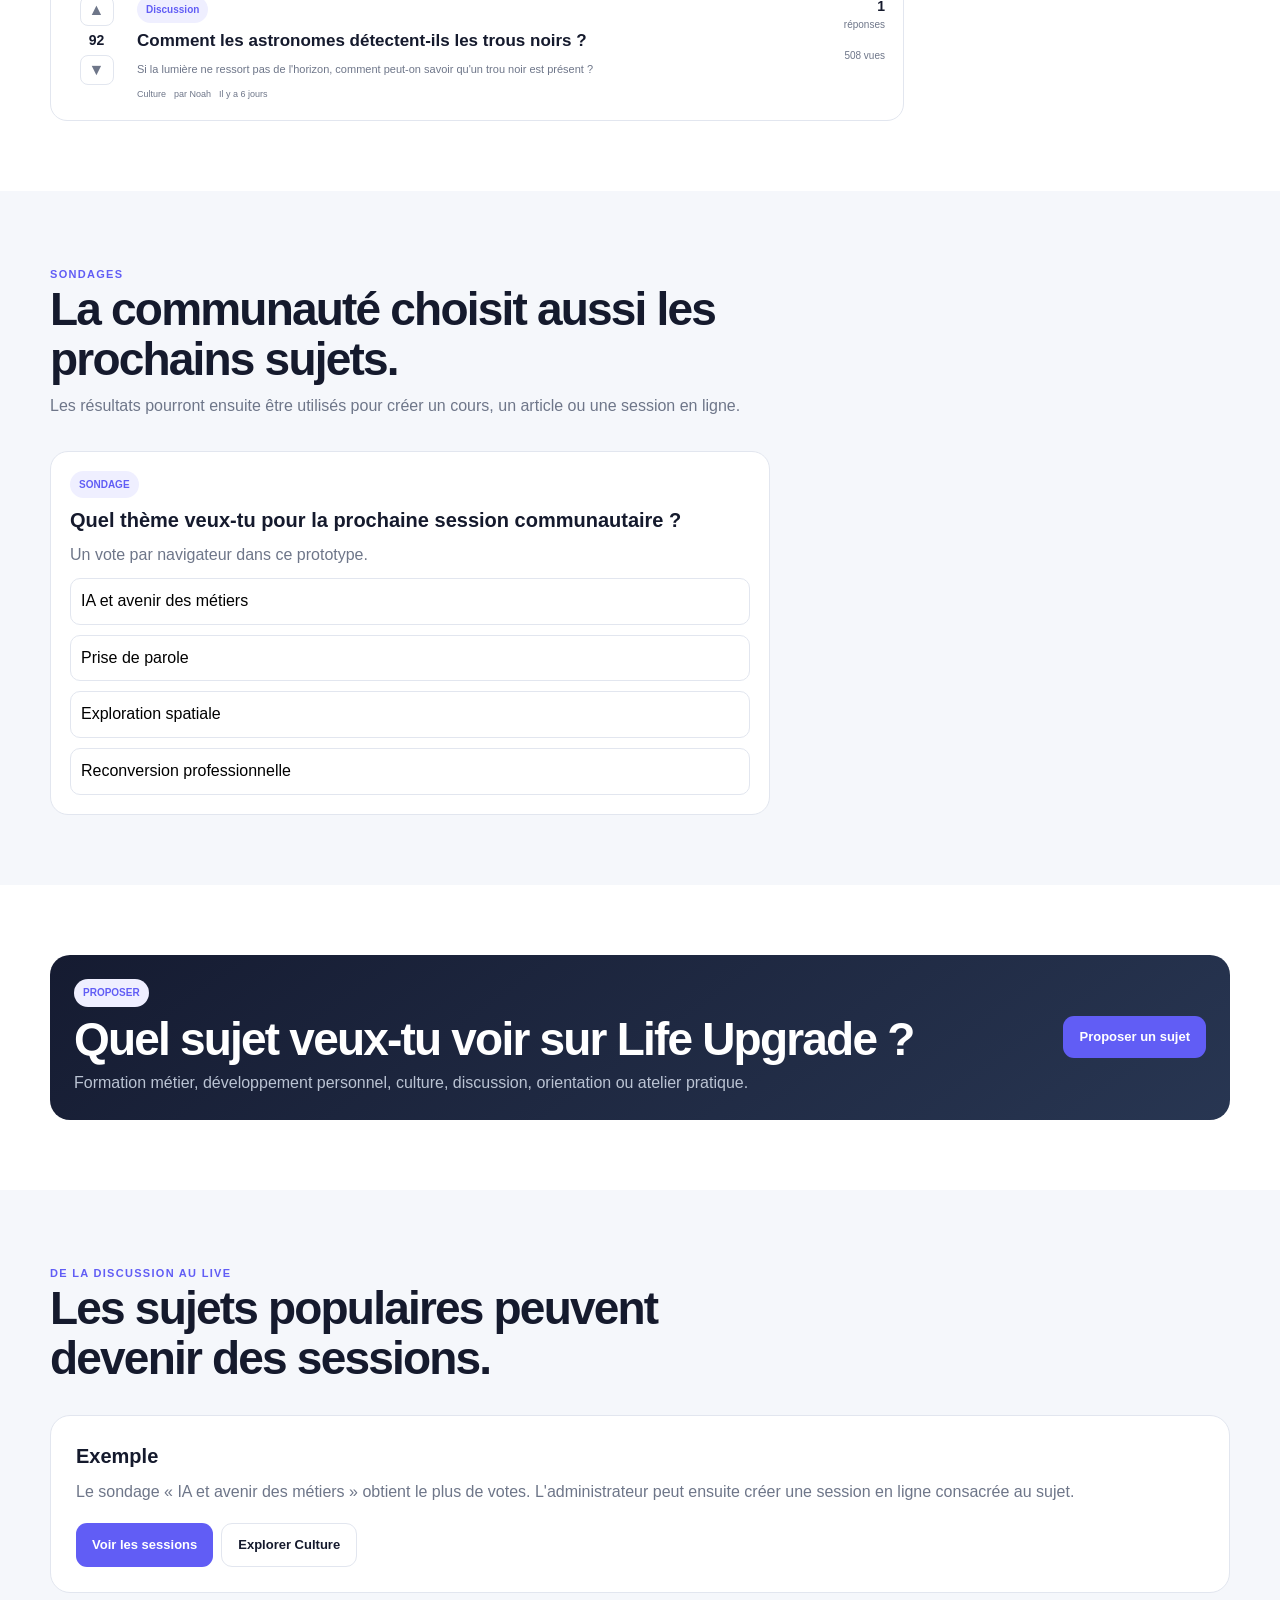
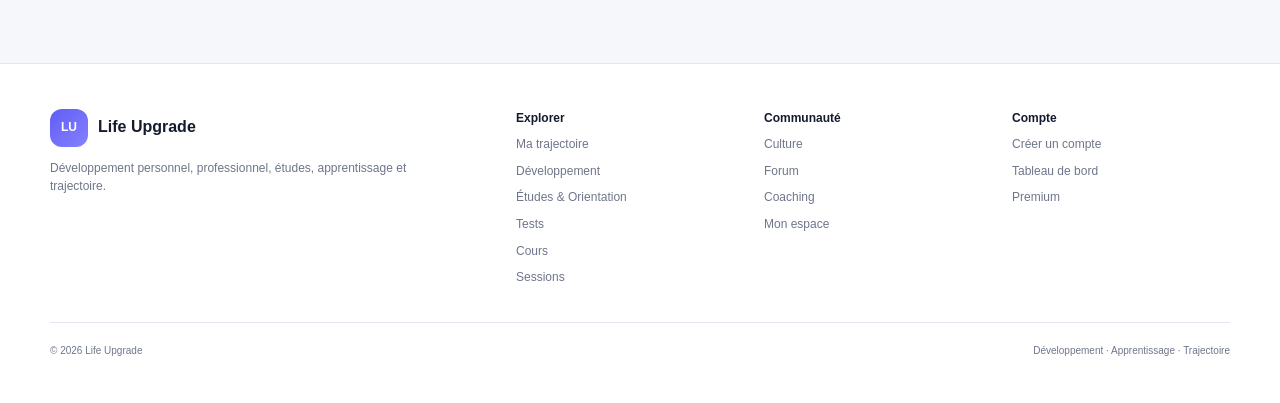
<file: forum.html>
<!DOCTYPE html>
<html lang="fr">

<head>
<meta charset="UTF-8">
<meta name="viewport" content="width=device-width,initial-scale=1">

<title>Forum & Communauté — Life Upgrade</title>

<meta
  name="description"
  content="Forum Life Upgrade : questions-réponses, discussions, expériences, orientation, carrière, développement personnel, culture et sondages."
>

<link rel="stylesheet" href="style.css">

<style>

/* ============================================================
   HERO
============================================================ */

.community-hero{
  padding:70px 0 48px;
}

.community-hero-grid{
  display:grid;
  grid-template-columns:1fr 350px;
  gap:28px;
  align-items:center;
}

.community-hero p{
  max-width:760px;
  margin-top:15px;
  font-size:17px;
}

.community-summary{
  padding:24px;
  border-radius:22px;
  color:white;
  background:linear-gradient(145deg,#11172b,#263452);
}

.community-summary p{
  color:#b8c1d3;
  font-size:12px;
}

.summary-grid{
  display:grid;
  grid-template-columns:1fr 1fr;
  gap:8px;
  margin-top:16px;
}

.summary-box{
  padding:12px;
  border-radius:12px;
  background:rgba(255,255,255,.07);
}

.summary-box span{
  display:block;
  color:#adb8cb;
  font-size:9px;
}

.summary-box strong{
  display:block;
  margin-top:3px;
  font-size:20px;
}


/* ============================================================
   TABS
============================================================ */

.community-section{
  padding:70px 0;
}

.community-section.white{
  background:white;
}

.community-tabs{
  display:flex;
  flex-wrap:wrap;
  gap:8px;
  margin-top:24px;
}

.community-tab{
  padding:9px 12px;
  border:1px solid var(--border);
  border-radius:999px;
  background:white;
  color:var(--muted);
  cursor:pointer;
  font-size:11px;
  font-weight:800;
}

.community-tab:hover,
.community-tab.active{
  color:var(--primary);
  border-color:var(--primary);
  background:var(--soft);
}


/* ============================================================
   LAYOUT
============================================================ */

.forum-layout{
  display:grid;
  grid-template-columns:1fr 310px;
  gap:16px;
}

.forum-main{
  min-width:0;
}

.forum-sidebar{
  display:grid;
  align-self:start;
  gap:12px;
}

.sidebar-box{
  padding:19px;
  border:1px solid var(--border);
  border-radius:18px;
  background:white;
}

.sidebar-box h3{
  margin-bottom:10px;
}

.sidebar-box p{
  font-size:11px;
}

.sidebar-links{
  display:grid;
  gap:6px;
  margin-top:12px;
}

.sidebar-link{
  display:flex;
  justify-content:space-between;
  gap:8px;
  padding:9px;
  border-radius:9px;
  color:var(--muted);
  cursor:pointer;
  font-size:11px;
}

.sidebar-link:hover{
  background:#f4f5fa;
  color:var(--primary);
}


/* ============================================================
   TOOLBAR
============================================================ */

.forum-toolbar{
  display:flex;
  justify-content:space-between;
  align-items:center;
  gap:12px;
  margin-bottom:14px;
}

.forum-search{
  flex:1;
  max-width:500px;
  padding:11px 13px;
  border:1px solid var(--border);
  border-radius:11px;
  background:white;
}

.forum-toolbar button{
  border:0;
  cursor:pointer;
}


/* ============================================================
   TOPICS
============================================================ */

.topic-list{
  display:grid;
  gap:10px;
}

.topic-card{
  display:grid;
  grid-template-columns:55px 1fr auto;
  gap:13px;
  align-items:start;
  padding:18px;
  border:1px solid var(--border);
  border-radius:17px;
  background:white;
  transition:.2s;
}

.topic-card:hover{
  border-color:rgba(97,93,245,.35);
  box-shadow:0 10px 30px rgba(20,28,50,.05);
}

.vote-box{
  text-align:center;
}

.vote-button{
  width:34px;
  height:30px;
  border:1px solid var(--border);
  border-radius:8px;
  background:white;
  cursor:pointer;
  color:var(--muted);
}

.vote-button:hover{
  color:var(--primary);
  border-color:var(--primary);
}

.vote-count{
  display:block;
  margin:4px 0;
  font-size:14px;
  font-weight:900;
}

.topic-title{
  margin-top:5px;
  font-size:17px;
  cursor:pointer;
}

.topic-title:hover{
  color:var(--primary);
}

.topic-excerpt{
  margin-top:6px;
  font-size:11px;
}

.topic-meta{
  display:flex;
  flex-wrap:wrap;
  gap:8px;
  margin-top:10px;
  color:var(--muted);
  font-size:9px;
}

.topic-stats{
  min-width:90px;
  text-align:right;
  color:var(--muted);
  font-size:10px;
}

.topic-stats strong{
  display:block;
  color:var(--text);
  font-size:14px;
}


/* ============================================================
   POLL
============================================================ */

.poll-card{
  padding:19px;
  border:1px solid var(--border);
  border-radius:18px;
  background:white;
}

.poll-card h3{
  margin:7px 0;
}

.poll-option{
  margin-top:10px;
}

.poll-option-button{
  width:100%;
  padding:10px;
  text-align:left;
  border:1px solid var(--border);
  border-radius:10px;
  background:white;
  cursor:pointer;
}

.poll-option-button:hover{
  border-color:var(--primary);
}

.poll-result-top{
  display:flex;
  justify-content:space-between;
  gap:8px;
  margin-bottom:5px;
  font-size:10px;
}

.poll-track{
  height:7px;
  overflow:hidden;
  border-radius:999px;
  background:#e9ebf1;
}

.poll-track i{
  display:block;
  height:100%;
  border-radius:999px;
  background:var(--primary);
}


/* ============================================================
   RULES
============================================================ */

.rules-list{
  display:grid;
  gap:8px;
  margin-top:12px;
}

.rule{
  display:flex;
  gap:8px;
  color:var(--muted);
  font-size:11px;
}

.rule strong{
  color:var(--primary);
}


/* ============================================================
   MODAL
============================================================ */

.forum-overlay{
  position:fixed;
  inset:0;
  z-index:600;
  display:none;
  align-items:center;
  justify-content:center;
  padding:15px;
  background:rgba(7,10,20,.7);
}

.forum-overlay.open{
  display:flex;
}

.forum-modal{
  position:relative;
  width:min(820px,100%);
  max-height:94vh;
  overflow:auto;
  padding:28px;
  border-radius:23px;
  background:white;
  box-shadow:0 35px 100px rgba(0,0,0,.25);
}

.modal-close{
  position:absolute;
  right:14px;
  top:14px;
  width:34px;
  height:34px;
  border:0;
  border-radius:50%;
  background:#eef0f4;
  cursor:pointer;
  font-size:18px;
}

.form-group{
  margin-top:15px;
}

.form-group label{
  display:block;
  margin-bottom:6px;
  font-size:11px;
  font-weight:800;
}

.form-group input,
.form-group select,
.form-group textarea{
  width:100%;
  padding:11px;
  border:1px solid var(--border);
  border-radius:10px;
  background:white;
  font:inherit;
}

.form-group textarea{
  min-height:150px;
  resize:vertical;
}

.form-grid{
  display:grid;
  grid-template-columns:1fr 1fr;
  gap:10px;
}


/* ============================================================
   TOPIC DETAIL
============================================================ */

.topic-detail-head{
  padding-bottom:18px;
  border-bottom:1px solid var(--border);
}

.topic-detail-content{
  margin-top:20px;
  line-height:1.75;
}

.answer-list{
  display:grid;
  gap:10px;
  margin-top:22px;
}

.answer-card{
  padding:16px;
  border:1px solid var(--border);
  border-radius:14px;
  background:#fafbfc;
}

.answer-card.useful{
  border-color:#91d5be;
  background:#f1faf6;
}

.answer-top{
  display:flex;
  justify-content:space-between;
  gap:10px;
  margin-bottom:8px;
  font-size:10px;
  color:var(--muted);
}

.useful-label{
  color:#16815f;
  font-weight:900;
}

.reply-box{
  margin-top:22px;
  padding-top:18px;
  border-top:1px solid var(--border);
}

.reply-box textarea{
  width:100%;
  min-height:100px;
  padding:11px;
  border:1px solid var(--border);
  border-radius:10px;
  resize:vertical;
}


/* ============================================================
   PROPOSE SUBJECT
============================================================ */

.proposal-banner{
  display:grid;
  grid-template-columns:1fr auto;
  gap:18px;
  align-items:center;
  padding:24px;
  border-radius:20px;
  color:white;
  background:linear-gradient(145deg,#151b31,#283652);
}

.proposal-banner p{
  margin-top:7px;
  color:#bac3d3;
}


/* ============================================================
   RESPONSIVE
============================================================ */

@media(max-width:950px){

  .community-hero-grid,
  .forum-layout{
    grid-template-columns:1fr;
  }

  .forum-sidebar{
    grid-template-columns:1fr 1fr;
  }

}

@media(max-width:650px){

  .forum-sidebar,
  .form-grid,
  .proposal-banner{
    grid-template-columns:1fr;
  }

  .forum-toolbar{
    align-items:stretch;
    flex-direction:column;
  }

  .forum-search{
    max-width:none;
  }

  .topic-card{
    grid-template-columns:45px 1fr;
  }

  .topic-stats{
    grid-column:2;
    text-align:left;
  }

}

</style>
</head>


<body>


<!-- ============================================================
     HEADER COMMUN
============================================================ -->

<div id="lifeUpgradeHeader"></div>


<main>


<!-- ============================================================
     HERO
============================================================ -->

<section class="community-hero">

<div class="container community-hero-grid">

  <div>

    <div class="eyebrow">
      COMMUNAUTÉ · QUESTIONS · EXPÉRIENCES · DISCUSSIONS
    </div>

    <h1 style="font-size:clamp(44px,5vw,67px)">
      Apprendre aussi des autres.
    </h1>

    <p>
      Pose une question, partage une expérience,
      participe à une discussion ou vote pour les prochains sujets
      de cours et de sessions Life Upgrade.
    </p>


    <div class="community-tabs">

      <button
        class="community-tab active"
        onclick="changeForumType('all',this)"
      >
        Tout
      </button>

      <button
        class="community-tab"
        onclick="changeForumType('question',this)"
      >
        Questions
      </button>

      <button
        class="community-tab"
        onclick="changeForumType('discussion',this)"
      >
        Discussions
      </button>

      <button
        class="community-tab"
        onclick="changeForumType('experience',this)"
      >
        Expériences
      </button>

      <button
        class="community-tab"
        onclick="scrollToPolls()"
      >
        Sondages
      </button>

    </div>

  </div>


  <div class="community-summary">

    <span class="badge">
      LIFE UPGRADE COMMUNITY
    </span>

    <h3 style="margin-top:8px">
      Un espace pour échanger
    </h3>

    <p>
      Les discussions publiques seront modérées
      et organisées par catégories.
    </p>

    <div class="summary-grid">

      <div class="summary-box">
        <span>FORMAT</span>
        <strong>Q&R</strong>
      </div>

      <div class="summary-box">
        <span>FORMAT</span>
        <strong>Débat</strong>
      </div>

      <div class="summary-box">
        <span>FORMAT</span>
        <strong>Expérience</strong>
      </div>

      <div class="summary-box">
        <span>FORMAT</span>
        <strong>Sondage</strong>
      </div>

    </div>

  </div>

</div>

</section>



<!-- ============================================================
     FORUM
============================================================ -->

<section class="community-section white">

<div class="container forum-layout">


  <!-- MAIN -->

  <div class="forum-main">


    <div class="forum-toolbar">

      <input
        id="forumSearch"
        class="forum-search"
        type="search"
        placeholder="Rechercher dans les discussions..."
        oninput="searchForum()"
      >

      <button
        class="button primary"
        onclick="openCreateTopic()"
      >
        + Nouveau sujet
      </button>

    </div>


    <div
      id="topicList"
      class="topic-list"
    ></div>


  </div>



  <!-- SIDEBAR -->

  <aside class="forum-sidebar">


    <div class="sidebar-box">

      <h3>
        Catégories
      </h3>

      <div class="sidebar-links">

        <div
          class="sidebar-link"
          onclick="filterCategory('all')"
        >
          <span>Toutes</span>
          <strong>→</strong>
        </div>

        <div
          class="sidebar-link"
          onclick="filterCategory('personnel')"
        >
          <span>Développement personnel</span>
          <strong>→</strong>
        </div>

        <div
          class="sidebar-link"
          onclick="filterCategory('professionnel')"
        >
          <span>Professionnel</span>
          <strong>→</strong>
        </div>

        <div
          class="sidebar-link"
          onclick="filterCategory('etudes')"
        >
          <span>Études</span>
          <strong>→</strong>
        </div>

        <div
          class="sidebar-link"
          onclick="filterCategory('orientation')"
        >
          <span>Orientation</span>
          <strong>→</strong>
        </div>

        <div
          class="sidebar-link"
          onclick="filterCategory('softskills')"
        >
          <span>Soft Skills</span>
          <strong>→</strong>
        </div>

        <div
          class="sidebar-link"
          onclick="filterCategory('culture')"
        >
          <span>Culture</span>
          <strong>→</strong>
        </div>

      </div>

    </div>



    <div class="sidebar-box">

      <h3>
        Règles essentielles
      </h3>

      <div class="rules-list">

        <div class="rule">
          <strong>01</strong>
          <span>Respecter les autres participants.</span>
        </div>

        <div class="rule">
          <strong>02</strong>
          <span>Critiquer les idées, pas les personnes.</span>
        </div>

        <div class="rule">
          <strong>03</strong>
          <span>Éviter le spam et la publicité sauvage.</span>
        </div>

        <div class="rule">
          <strong>04</strong>
          <span>Signaler les contenus problématiques.</span>
        </div>

        <div class="rule">
          <strong>05</strong>
          <span>
            Ne pas utiliser le forum pour demander ou fournir
            un diagnostic médical ou psychologique.
          </span>
        </div>

      </div>

    </div>


  </aside>

</div>

</section>



<!-- ============================================================
     SONDAGES
============================================================ -->

<section
  id="polls"
  class="community-section"
>

<div class="container">

  <div class="section-title">

    <span class="eyebrow">
      SONDAGES
    </span>

    <h2>
      La communauté choisit aussi les prochains sujets.
    </h2>

    <p>
      Les résultats pourront ensuite être utilisés
      pour créer un cours, un article ou une session en ligne.
    </p>

  </div>


  <div
    id="pollContainer"
    class="poll-card"
    style="max-width:720px"
  ></div>

</div>

</section>



<!-- ============================================================
     PROPOSITIONS
============================================================ -->

<section class="community-section white">

<div class="container">

  <div class="proposal-banner">

    <div>

      <span class="badge">
        PROPOSER
      </span>

      <h2 style="margin-top:8px;color:white">
        Quel sujet veux-tu voir sur Life Upgrade ?
      </h2>

      <p>
        Formation métier, développement personnel,
        culture, discussion, orientation ou atelier pratique.
      </p>

    </div>


    <button
      class="button primary"
      style="border:0;cursor:pointer"
      onclick="openProposal()"
    >
      Proposer un sujet
    </button>

  </div>

</div>

</section>



<!-- ============================================================
     LIEN SESSIONS
============================================================ -->

<section class="community-section">

<div class="container">

  <div class="section-title">

    <span class="eyebrow">
      DE LA DISCUSSION AU LIVE
    </span>

    <h2>
      Les sujets populaires peuvent devenir des sessions.
    </h2>

  </div>


  <div
    style="
      padding:25px;
      border:1px solid var(--border);
      border-radius:20px;
      background:white
    "
  >

    <h3>
      Exemple
    </h3>

    <p style="margin-top:8px">
      Le sondage « IA et avenir des métiers » obtient le plus de votes.
      L'administrateur peut ensuite créer une session en ligne
      consacrée au sujet.
    </p>

    <div
      style="
        margin-top:18px;
        display:flex;
        flex-wrap:wrap;
        gap:8px
      "
    >

      <a
        class="button primary"
        href="sessions.html"
      >
        Voir les sessions
      </a>

      <a
        class="button secondary"
        href="culture.html"
      >
        Explorer Culture
      </a>

    </div>

  </div>

</div>

</section>


</main>



<!-- ============================================================
     FOOTER COMMUN
============================================================ -->

<div id="lifeUpgradeFooter"></div>



<!-- ============================================================
     MODAL
============================================================ -->

<div
  id="forumOverlay"
  class="forum-overlay"
>

  <div class="forum-modal">

    <button
      class="modal-close"
      onclick="closeForumModal()"
    >
      ×
    </button>

    <div id="forumModalContent"></div>

  </div>

</div>



<!-- ============================================================
     COMMON
============================================================ -->

<script src="common.js"></script>


<script>

/* ============================================================
   DONNÉES DE DÉMONSTRATION
============================================================ */

const defaultTopics = [

{
  id:"focus-home",

  type:"question",

  category:"personnel",

  title:
    "Comment rester concentré lorsque je travaille chez moi ?",

  excerpt:
    "Je commence correctement mais je finis souvent par regarder mon téléphone ou changer de tâche.",

  content:
    "Je travaille régulièrement depuis chez moi. Mon principal problème est que je commence une tâche puis je consulte mon téléphone ou je passe à autre chose. Quelles méthodes concrètes avez-vous testées pour protéger une session de concentration ?",

  author:"Alex",

  date:"Aujourd'hui",

  votes:42,

  replies:3,

  views:126,

  answers:[

    {
      author:"Nora",
      text:
        "Ce qui m'aide le plus est de définir la tâche avant de commencer et de mettre physiquement le téléphone dans une autre pièce pendant 25 minutes.",
      useful:true
    },

    {
      author:"Sam",
      text:
        "J'ai surtout réduit les notifications et je garde un document ouvert pour noter les choses auxquelles je pense sans changer immédiatement de tâche.",
      useful:false
    },

    {
      author:"Lina",
      text:
        "Le Focus Timer m'aide lorsque l'objectif de la session est très précis. Si j'écris simplement « travailler », je me disperse beaucoup plus.",
      useful:false
    }

  ]

},

{
  id:"career-stability",

  type:"discussion",

  category:"professionnel",

  title:
    "Passion ou stabilité : que privilégier dans une carrière ?",

  excerpt:
    "Est-ce réellement nécessaire d'être passionné par son métier pour construire une carrière satisfaisante ?",

  content:
    "On entend souvent qu'il faut absolument trouver sa passion. Je me demande si un travail intéressant, stable et compatible avec une bonne vie personnelle n'est pas parfois un meilleur objectif. Comment voyez-vous cette question ?",

  author:"Maya",

  date:"Hier",

  votes:76,

  replies:2,

  views:304,

  answers:[

    {
      author:"Thomas",
      text:
        "Je préfère raisonner en critères : environnement, autonomie, intérêt, rémunération, apprentissage et équilibre. La passion n'est qu'un critère possible parmi d'autres.",
      useful:false
    },

    {
      author:"Sarah",
      text:
        "Mes priorités ont changé avec le temps. Je trouve utile de ne pas considérer un choix de carrière comme définitif.",
      useful:false
    }

  ]

},

{
  id:"reconversion-story",

  type:"experience",

  category:"professionnel",

  title:
    "Ce que j'ai appris pendant ma reconversion professionnelle",

  excerpt:
    "Trois choses que j'aurais aimé comprendre avant de commencer à changer de métier.",

  content:
    "Ma reconversion m'a appris que comprendre le métier cible avant de suivre une longue formation est essentiel. J'aurais aussi dû identifier plus tôt mes compétences transférables et parler à davantage de personnes du secteur.",

  author:"Karim",

  date:"Il y a 2 jours",

  votes:88,

  replies:1,

  views:411,

  answers:[

    {
      author:"Julie",
      text:
        "Le point sur les compétences transférables est intéressant. On sous-estime souvent ce qu'une expérience précédente peut apporter au nouveau métier.",
      useful:false
    }

  ]

},

{
  id:"study-memory",

  type:"question",

  category:"etudes",

  title:
    "Comment éviter de tout oublier après avoir révisé ?",

  excerpt:
    "Je relis beaucoup mes cours mais quelques jours plus tard j'ai l'impression d'avoir oublié une grande partie.",

  content:
    "Je passe beaucoup de temps à relire mes cours avant les examens mais j'oublie rapidement. Je cherche une méthode plus active et surtout un moyen de savoir si j'ai réellement retenu le contenu.",

  author:"Yanis",

  date:"Il y a 3 jours",

  votes:51,

  replies:2,

  views:209,

  answers:[

    {
      author:"Emma",
      text:
        "Le rappel actif a beaucoup changé ma façon de réviser : fermer le cours puis essayer d'écrire ce que je peux retrouver sans regarder.",
      useful:true
    },

    {
      author:"Lucas",
      text:
        "J'espace aussi les révisions. Revenir plusieurs fois sur le même sujet me semble plus utile qu'une seule très longue session.",
      useful:false
    }

  ]

},

{
  id:"orientation-choice",

  type:"question",

  category:"orientation",

  title:
    "Comment comparer deux métiers qui m'intéressent vraiment ?",

  excerpt:
    "J'hésite entre deux domaines très différents et les deux me plaisent pour des raisons différentes.",

  content:
    "Je suis attiré par deux domaines. Je voudrais éviter de choisir uniquement à partir du salaire ou de l'image du métier. Quels critères utilisez-vous pour comparer deux trajectoires ?", 

  author:"Inès",

  date:"Il y a 4 jours",

  votes:37,

  replies:1,

  views:178,

  answers:[

    {
      author:"Rayan",
      text:
        "Je comparerais le quotidien réel : tâches, environnement, compétences, rythme, contraintes, possibilités d'évolution et études nécessaires.",
      useful:true
    }

  ]

},

{
  id:"emotional-work",

  type:"discussion",

  category:"softskills",

  title:
    "Peut-on apprendre à mieux recevoir un feedback difficile ?",

  excerpt:
    "Comment éviter de réagir immédiatement lorsque la critique nous surprend ?",

  content:
    "Je trouve relativement facile de demander du feedback, mais beaucoup plus difficile de l'entendre lorsqu'il est négatif ou inattendu. Quelles méthodes utilisez-vous pour prendre du recul avant de répondre ?", 

  author:"Claire",

  date:"Il y a 5 jours",

  votes:64,

  replies:2,

  views:243,

  answers:[

    {
      author:"Mehdi",
      text:
        "J'essaie d'abord de vérifier ce que la personne veut dire avec un exemple concret avant de décider si je suis d'accord.",
      useful:false
    },

    {
      author:"Sonia",
      text:
        "Je trouve utile de distinguer ma première réaction émotionnelle du contenu réel du feedback.",
      useful:false
    }

  ]

},

{
  id:"blackholes",

  type:"discussion",

  category:"culture",

  title:
    "Comment les astronomes détectent-ils les trous noirs ?",

  excerpt:
    "Si la lumière ne ressort pas de l'horizon, comment peut-on savoir qu'un trou noir est présent ?",

  content:
    "Après avoir lu l'article Culture sur les trous noirs, je me demande quelles observations permettent concrètement aux astronomes de conclure qu'un objet invisible massif est présent.",

  author:"Noah",

  date:"Il y a 6 jours",

  votes:92,

  replies:1,

  views:508,

  answers:[

    {
      author:"Léa",
      text:
        "On peut notamment étudier le mouvement de matière ou d'étoiles autour de l'objet et le rayonnement produit par de la matière très chaude à proximité.",
      useful:false
    }

  ]

}

];


/* ============================================================
   STORAGE
============================================================ */

const TOPICS_KEY =
  "lifeUpgradeForumTopics";

const VOTES_KEY =
  "lifeUpgradeForumVotes";

const POLL_KEY =
  "lifeUpgradeForumPoll";

const PROPOSALS_KEY =
  "lifeUpgradeTopicProposals";


function getCustomTopics(){

  return lifeUpgradeGetStorage(
    TOPICS_KEY,
    []
  );

}


function getAllTopics(){

  return [
    ...getCustomTopics(),
    ...defaultTopics
  ];

}


function saveCustomTopics(
  topics
){

  lifeUpgradeSetStorage(
    TOPICS_KEY,
    topics
  );

}


/* ============================================================
   STATE
============================================================ */

let currentForumType =
  "all";

let currentCategory =
  "all";

let searchTerm =
  "";


/* ============================================================
   RENDER TOPICS
============================================================ */

function renderTopics(){

  const container =
    document.getElementById(
      "topicList"
    );


  let topics =
    getAllTopics();


  if(
    currentForumType !==
    "all"
  ){

    topics =
      topics.filter(
        topic =>
          topic.type ===
          currentForumType
      );

  }


  if(
    currentCategory !==
    "all"
  ){

    topics =
      topics.filter(
        topic =>
          topic.category ===
          currentCategory
      );

  }


  if(searchTerm){

    const term =
      searchTerm.toLowerCase();


    topics =
      topics.filter(
        topic =>
          (
            topic.title +
            " " +
            topic.excerpt +
            " " +
            topic.content
          )
          .toLowerCase()
          .includes(term)
      );

  }


  if(
    topics.length === 0
  ){

    container.innerHTML = `

      <div
        style="
          padding:35px;
          text-align:center;
          border:1px solid var(--border);
          border-radius:18px;
          color:var(--muted)
        "
      >

        Aucun sujet ne correspond
        à cette recherche.

      </div>

    `;

    return;

  }


  container.innerHTML =
    topics.map(
      topic =>
        topicTemplate(topic)
    ).join("");

}


function topicTemplate(topic){

  const votes =
    getTopicVotes(topic);


  return `

    <article class="topic-card">


      <div class="vote-box">

        <button
          class="vote-button"
          onclick="voteTopic('${topic.id}',1)"
          aria-label="Voter positivement"
        >
          ▲
        </button>

        <span class="vote-count">
          ${votes}
        </span>

        <button
          class="vote-button"
          onclick="voteTopic('${topic.id}',-1)"
          aria-label="Voter négativement"
        >
          ▼
        </button>

      </div>


      <div>

        <span class="badge">
          ${typeLabel(topic.type)}
        </span>

        <h3
          class="topic-title"
          onclick="openTopic('${topic.id}')"
        >
          ${escapeHTML(topic.title)}
        </h3>

        <p class="topic-excerpt">
          ${escapeHTML(topic.excerpt)}
        </p>

        <div class="topic-meta">

          <span>
            ${categoryLabel(topic.category)}
          </span>

          <span>
            par ${escapeHTML(topic.author)}
          </span>

          <span>
            ${escapeHTML(topic.date)}
          </span>

        </div>

      </div>


      <div class="topic-stats">

        <strong>
          ${topic.replies || 0}
        </strong>

        réponses

        <br><br>

        ${topic.views || 0}
        vues

      </div>


    </article>

  `;

}


/* ============================================================
   LABELS
============================================================ */

function typeLabel(type){

  const labels = {

    question:
      "Question",

    discussion:
      "Discussion",

    experience:
      "Expérience"

  };


  return labels[type] || type;

}


function categoryLabel(
  category
){

  const labels = {

    personnel:
      "Développement personnel",

    professionnel:
      "Professionnel",

    etudes:
      "Études",

    orientation:
      "Orientation",

    softskills:
      "Soft Skills",

    culture:
      "Culture"

  };


  return labels[category]
    || category;

}


/* ============================================================
   FILTER
============================================================ */

function changeForumType(
  type,
  button
){

  currentForumType =
    type;


  document
    .querySelectorAll(
      ".community-tab"
    )
    .forEach(
      item =>
        item.classList.remove(
          "active"
        )
    );


  button.classList.add(
    "active"
  );


  renderTopics();

}


function filterCategory(
  category
){

  currentCategory =
    category;

  renderTopics();

}


function searchForum(){

  searchTerm =
    document
      .getElementById(
        "forumSearch"
      )
      .value
      .trim();

  renderTopics();

}


function scrollToPolls(){

  document
    .getElementById(
      "polls"
    )
    .scrollIntoView({
      behavior:"smooth"
    });

}


/* ============================================================
   VOTES
============================================================ */

function getTopicVotes(
  topic
){

  const votes =
    lifeUpgradeGetStorage(
      VOTES_KEY,
      {}
    );


  return (
    topic.votes || 0
  ) + (
    votes[topic.id] || 0
  );

}


function voteTopic(
  id,
  direction
){

  const votes =
    lifeUpgradeGetStorage(
      VOTES_KEY,
      {}
    );


  votes[id] =
    (
      votes[id] || 0
    ) + direction;


  lifeUpgradeSetStorage(
    VOTES_KEY,
    votes
  );


  renderTopics();

}


/* ============================================================
   MODAL
============================================================ */

function openForumModal(){

  document
    .getElementById(
      "forumOverlay"
    )
    .classList.add(
      "open"
    );

}


function closeForumModal(){

  document
    .getElementById(
      "forumOverlay"
    )
    .classList.remove(
      "open"
    );

}


document
  .getElementById(
    "forumOverlay"
  )
  .addEventListener(
    "click",
    function(event){

      if(
        event.target === this
      ){

        closeForumModal();

      }

    }
  );


/* ============================================================
   CREATE TOPIC
============================================================ */

function openCreateTopic(){

  openForumModal();


  document
    .getElementById(
      "forumModalContent"
    )
    .innerHTML = `

      <div class="eyebrow">
        NOUVEAU SUJET
      </div>

      <h2>
        Publier dans la communauté
      </h2>

      <p style="margin-top:8px">
        Dans la version avec comptes,
        il faudra être connecté pour publier.
      </p>


      <div class="form-grid">

        <div class="form-group">

          <label>
            Type
          </label>

          <select id="newTopicType">

            <option value="question">
              Question
            </option>

            <option value="discussion">
              Discussion
            </option>

            <option value="experience">
              Partage d'expérience
            </option>

          </select>

        </div>


        <div class="form-group">

          <label>
            Catégorie
          </label>

          <select id="newTopicCategory">

            <option value="personnel">
              Développement personnel
            </option>

            <option value="professionnel">
              Professionnel
            </option>

            <option value="etudes">
              Études
            </option>

            <option value="orientation">
              Orientation
            </option>

            <option value="softskills">
              Soft Skills
            </option>

            <option value="culture">
              Culture
            </option>

          </select>

        </div>

      </div>


      <div class="form-group">

        <label>
          Titre
        </label>

        <input
          id="newTopicTitle"
          maxlength="140"
          placeholder="Ta question ou ton sujet..."
        >

      </div>


      <div class="form-group">

        <label>
          Message
        </label>

        <textarea
          id="newTopicContent"
          placeholder="Explique le contexte et ce que tu souhaites discuter..."
        ></textarea>

      </div>


      <div class="form-group">

        <label>
          Prénom / pseudo pour ce prototype
        </label>

        <input
          id="newTopicAuthor"
          maxlength="40"
          placeholder="Ex. Alex"
        >

      </div>


      <button
        class="button primary"
        style="
          margin-top:18px;
          border:0;
          cursor:pointer
        "
        onclick="createTopic()"
      >
        Publier
      </button>

    `;

}


function createTopic(){

  const title =
    document
      .getElementById(
        "newTopicTitle"
      )
      .value
      .trim();


  const content =
    document
      .getElementById(
        "newTopicContent"
      )
      .value
      .trim();


  const author =
    document
      .getElementById(
        "newTopicAuthor"
      )
      .value
      .trim()
      || "Membre";


  if(
    title.length < 5 ||
    content.length < 10
  ){

    alert(
      "Ajoute un titre et un message suffisamment détaillés."
    );

    return;

  }


  const topic = {

    id:
      "local-" +
      Date.now(),

    type:
      document
        .getElementById(
          "newTopicType"
        )
        .value,

    category:
      document
        .getElementById(
          "newTopicCategory"
        )
        .value,

    title:title,

    excerpt:
      content.length > 150
      ?
      content.slice(0,150) + "…"
      :
      content,

    content:content,

    author:author,

    date:"À l'instant",

    votes:0,

    replies:0,

    views:0,

    answers:[]

  };


  const topics =
    getCustomTopics();


  topics.unshift(
    topic
  );


  saveCustomTopics(
    topics
  );


  closeForumModal();

  currentForumType =
    "all";

  currentCategory =
    "all";

  searchTerm =
    "";

  document
    .getElementById(
      "forumSearch"
    )
    .value = "";


  renderTopics();

}


/* ============================================================
   OPEN TOPIC
============================================================ */

function findTopic(id){

  return getAllTopics()
    .find(
      topic =>
        topic.id === id
    );

}


function openTopic(id){

  const topic =
    findTopic(id);


  if(!topic){
    return;
  }


  openForumModal();


  document
    .getElementById(
      "forumModalContent"
    )
    .innerHTML = `

      <div class="topic-detail-head">

        <span class="badge">
          ${typeLabel(topic.type)}
        </span>

        <h2 style="margin-top:8px">
          ${escapeHTML(topic.title)}
        </h2>

        <div class="topic-meta">

          <span>
            ${categoryLabel(topic.category)}
          </span>

          <span>
            par ${escapeHTML(topic.author)}
          </span>

          <span>
            ${escapeHTML(topic.date)}
          </span>

        </div>

      </div>


      <div class="topic-detail-content">

        ${escapeHTML(topic.content)}

      </div>


      ${
        topic.type ===
        "question"
        ?
        `
        <div
          style="
            margin-top:18px;
            padding:12px;
            border-radius:11px;
            background:#f4f3ff;
            color:var(--muted);
            font-size:11px
          "
        >

          Sur les questions,
          l'auteur pourra sélectionner
          une réponse comme
          <strong>Réponse utile</strong>.

        </div>
        `
        :
        ""
      }


      <div class="answer-list">

        ${
          (topic.answers || [])
          .map(
            answer => `

              <div
                class="
                  answer-card
                  ${
                    answer.useful
                    ?
                    "useful"
                    :
                    ""
                  }
                "
              >

                <div class="answer-top">

                  <strong>
                    ${escapeHTML(answer.author)}
                  </strong>

                  ${
                    answer.useful
                    ?
                    `
                    <span class="useful-label">
                      ✓ RÉPONSE UTILE
                    </span>
                    `
                    :
                    ""
                  }

                </div>

                <p>
                  ${escapeHTML(answer.text)}
                </p>

              </div>

            `
          )
          .join("")
        }

      </div>


      <div class="reply-box">

        <h3>
          Répondre
        </h3>

        <textarea
          id="replyText"
          placeholder="Ajouter une réponse..."
        ></textarea>

        <button
          class="button primary"
          style="
            margin-top:10px;
            border:0;
            cursor:pointer
          "
          onclick="addLocalReply('${topic.id}')"
        >
          Publier la réponse
        </button>

      </div>


      <div
        style="
          margin-top:18px;
          padding-top:15px;
          border-top:1px solid var(--border)
        "
      >

        <button
          class="button secondary"
          style="
            border:1px solid var(--border);
            cursor:pointer
          "
          onclick="reportTopic('${topic.id}')"
        >
          Signaler
        </button>

      </div>

    `;

}


/* ============================================================
   LOCAL REPLY
============================================================ */

function addLocalReply(
  topicId
){

  const textarea =
    document.getElementById(
      "replyText"
    );


  const text =
    textarea.value.trim();


  if(
    text.length < 3
  ){

    return;

  }


  let customTopics =
    getCustomTopics();


  let custom =
    customTopics.find(
      topic =>
        topic.id === topicId
    );


  /*
    Si le sujet est un sujet de démonstration,
    on crée une copie locale avant d'ajouter
    la réponse.
  */

  if(!custom){

    const original =
      defaultTopics.find(
        topic =>
          topic.id === topicId
      );


    if(!original){
      return;
    }


    custom =
      JSON.parse(
        JSON.stringify(
          original
        )
      );


    /*
      On remplace la version démonstration
      par une version locale avec le même ID.
    */

    customTopics.unshift(
      custom
    );

  }


  custom.answers =
    custom.answers || [];


  custom.answers.push({

    author:"Moi",

    text:text,

    useful:false

  });


  custom.replies =
    custom.answers.length;


  /*
    Éviter plusieurs copies du même sujet
    dans les données locales.
  */

  customTopics =
    customTopics.filter(
      (topic,index,array) =>
        array.findIndex(
          item =>
            item.id === topic.id
        ) === index
    );


  saveCustomTopics(
    customTopics
  );


  /*
    Pour ce prototype, on ferme puis
    réouvre le sujet.
  */

  closeForumModal();

  renderTopics();


  setTimeout(
    () => openTopic(topicId),
    50
  );

}


/* ============================================================
   REPORT
============================================================ */

function reportTopic(id){

  const topic =
    findTopic(id);


  if(!topic){
    return;
  }


  alert(
    "Signalement enregistré localement pour le prototype. Le futur système l'enverra à la file de modération."
  );

}


/* ============================================================
   POLL
============================================================ */

const pollData = {

  question:
    "Quel thème veux-tu pour la prochaine session communautaire ?",

  options:[

    {
      id:"ai",
      label:"IA et avenir des métiers",
      votes:138
    },

    {
      id:"speaking",
      label:"Prise de parole",
      votes:96
    },

    {
      id:"space",
      label:"Exploration spatiale",
      votes:82
    },

    {
      id:"career",
      label:"Reconversion professionnelle",
      votes:71
    }

  ]

};


function renderPoll(){

  const container =
    document.getElementById(
      "pollContainer"
    );


  const vote =
    lifeUpgradeGetStorage(
      POLL_KEY,
      null
    );


  const total =
    pollData.options
      .reduce(
        (
          sum,
          option
        ) =>
          sum +
          option.votes +
          (
            vote === option.id
            ? 1
            : 0
          ),
        0
      );


  if(!vote){

    container.innerHTML = `

      <span class="badge">
        SONDAGE
      </span>

      <h3>
        ${pollData.question}
      </h3>

      <p>
        Un vote par navigateur
        dans ce prototype.
      </p>


      ${pollData.options.map(
        option => `

          <div class="poll-option">

            <button
              class="poll-option-button"
              onclick="votePoll('${option.id}')"
            >
              ${option.label}
            </button>

          </div>

        `
      ).join("")}

    `;

    return;

  }


  container.innerHTML = `

    <span class="badge">
      RÉSULTATS
    </span>

    <h3>
      ${pollData.question}
    </h3>

    <p>
      ${total} votes
    </p>


    ${pollData.options.map(
      option => {

        const votes =
          option.votes +
          (
            vote === option.id
            ? 1
            : 0
          );


        const percentage =
          Math.round(
            (
              votes /
              total
            ) * 100
          );


        return `

          <div class="poll-option">

            <div class="poll-result-top">

              <span>
                ${option.label}
              </span>

              <strong>
                ${percentage} %
              </strong>

            </div>

            <div class="poll-track">

              <i
                style="
                  width:${percentage}%
                "
              ></i>

            </div>

          </div>

        `;

      }
    ).join("")}


    <div
      style="
        margin-top:17px;
        font-size:11px;
        color:var(--muted)
      "
    >

      Ton vote :
      <strong>
        ${
          pollData.options
            .find(
              option =>
                option.id === vote
            )
            ?.label || ""
        }
      </strong>

    </div>

  `;

}


function votePoll(
  optionId
){

  lifeUpgradeSetStorage(
    POLL_KEY,
    optionId
  );

  renderPoll();

}


/* ============================================================
   PROPOSAL
============================================================ */

function openProposal(){

  openForumModal();


  document
    .getElementById(
      "forumModalContent"
    )
    .innerHTML = `

      <div class="eyebrow">
        PROPOSITION
      </div>

      <h2>
        Proposer un sujet
      </h2>

      <p style="margin-top:8px">
        Les propositions pourront alimenter
        les sondages, cours, articles
        et sessions en ligne.
      </p>


      <div class="form-group">

        <label>
          Type de contenu souhaité
        </label>

        <select id="proposalType">

          <option value="session">
            Session en ligne
          </option>

          <option value="course">
            Cours
          </option>

          <option value="culture">
            Article culture
          </option>

          <option value="discussion">
            Discussion communautaire
          </option>

          <option value="job">
            Formation métier
          </option>

        </select>

      </div>


      <div class="form-group">

        <label>
          Sujet
        </label>

        <input
          id="proposalTitle"
          maxlength="140"
          placeholder="Ex. Comprendre la cybersécurité..."
        >

      </div>


      <div class="form-group">

        <label>
          Pourquoi ce sujet ?
        </label>

        <textarea
          id="proposalReason"
          placeholder="Explique ce que tu aimerais apprendre ou discuter..."
        ></textarea>

      </div>


      <button
        class="button primary"
        style="
          margin-top:17px;
          border:0;
          cursor:pointer
        "
        onclick="saveProposal()"
      >
        Envoyer la proposition
      </button>

    `;

}


function saveProposal(){

  const title =
    document
      .getElementById(
        "proposalTitle"
      )
      .value
      .trim();


  const reason =
    document
      .getElementById(
        "proposalReason"
      )
      .value
      .trim();


  if(
    title.length < 4
  ){

    alert(
      "Indique un sujet."
    );

    return;

  }


  const proposals =
    lifeUpgradeGetStorage(
      PROPOSALS_KEY,
      []
    );


  proposals.unshift({

    id:
      Date.now(),

    type:
      document
        .getElementById(
          "proposalType"
        )
        .value,

    title:title,

    reason:reason,

    date:
      new Date()
        .toLocaleString(
          "fr-FR"
        )

  });


  lifeUpgradeSetStorage(
    PROPOSALS_KEY,
    proposals
  );


  document
    .getElementById(
      "forumModalContent"
    )
    .innerHTML = `

      <div
        style="
          text-align:center;
          padding:25px 0
        "
      >

        <div
          style="
            width:70px;
            height:70px;
            display:grid;
            place-items:center;
            margin:auto;
            border-radius:50%;
            background:#e9f7f2;
            color:#16815f;
            font-size:30px;
            font-weight:900
          "
        >
          ✓
        </div>

        <h2 style="margin-top:15px">
          Proposition enregistrée
        </h2>

        <p style="margin-top:8px">
          Dans la version connectée,
          elle apparaîtra dans le back-office
          administrateur.
        </p>

        <button
          class="button primary"
          style="
            margin-top:16px;
            border:0;
            cursor:pointer
          "
          onclick="closeForumModal()"
        >
          Terminer
        </button>

      </div>

    `;

}


/* ============================================================
   INITIALISATION
============================================================ */

document.addEventListener(
  "DOMContentLoaded",
  function(){

    renderTopics();

    renderPoll();

  }
);

</script>


</body>
</html>
</file>
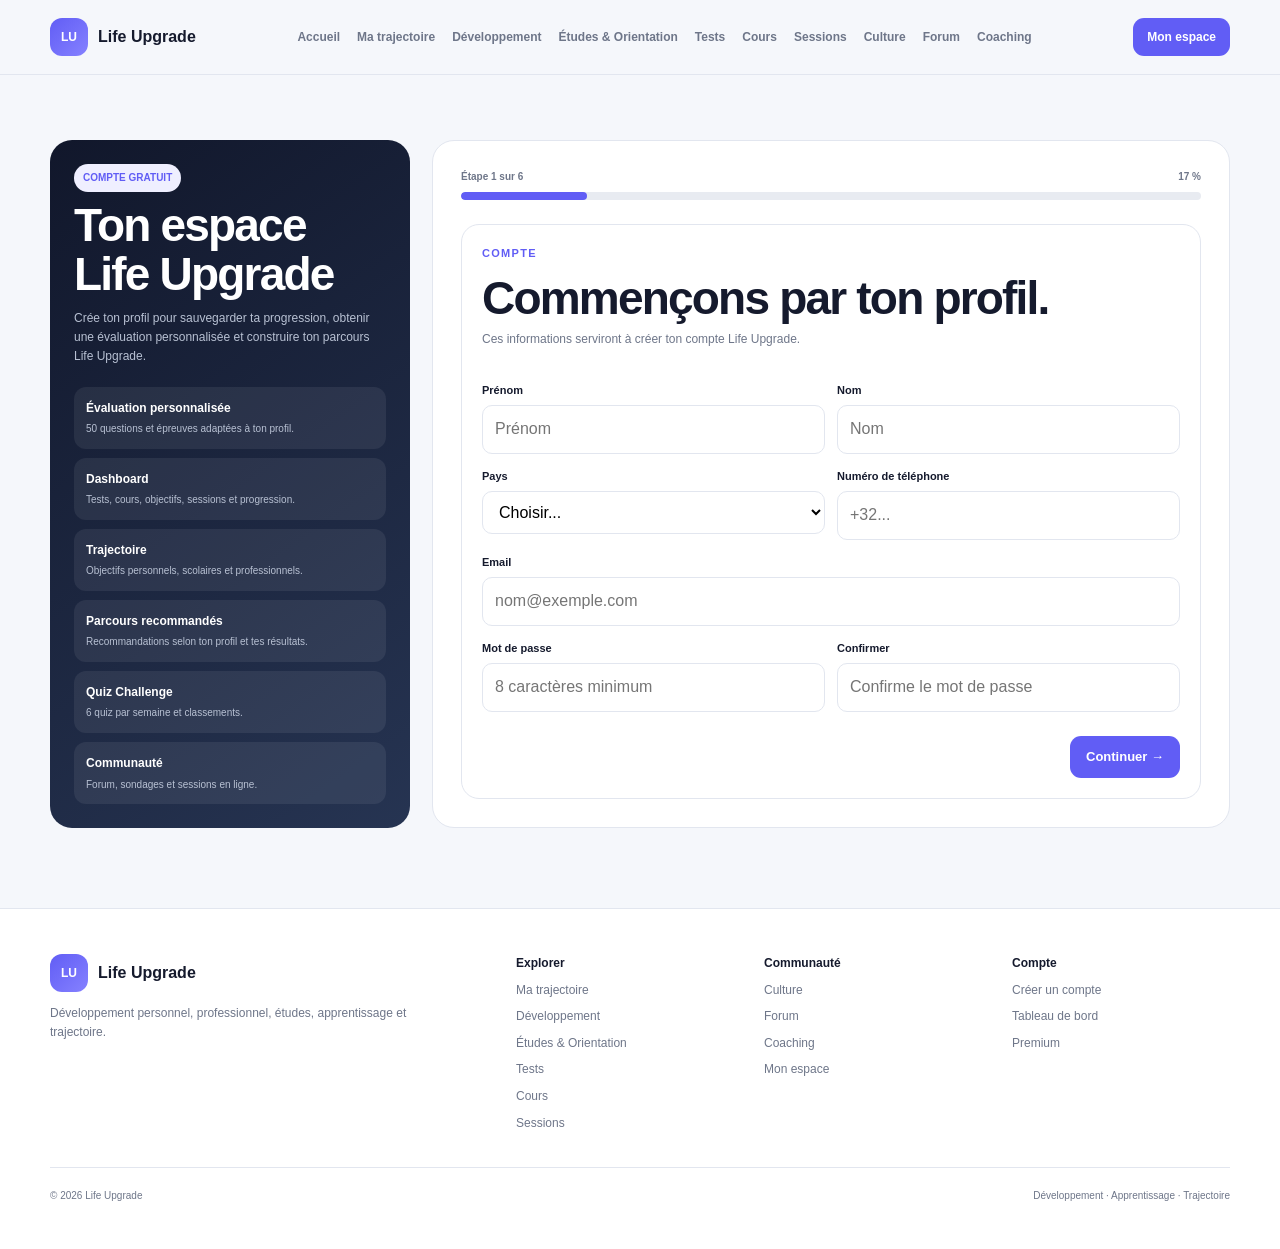
<file: inscription.html>
<!DOCTYPE html>
<html lang="fr">

<head>
<meta charset="UTF-8">
<meta name="viewport" content="width=device-width,initial-scale=1">

<title>Créer mon compte — Life Upgrade</title>

<meta
  name="description"
  content="Crée ton compte Life Upgrade pour obtenir un profil personnalisé, des évaluations de 50 questions, un tableau de bord et un plan de progression."
>

<link rel="stylesheet" href="style.css">

<style>
.signup-page{
  padding:65px 0 80px;
}

.signup-grid{
  display:grid;
  grid-template-columns:360px 1fr;
  gap:22px;
  align-items:start;
}

.signup-intro{
  position:sticky;
  top:90px;
  padding:24px;
  border-radius:22px;
  color:white;
  background:linear-gradient(145deg,#11172b,#263452);
}

.signup-intro p{
  margin-top:10px;
  color:#b8c1d3;
  font-size:12px;
  line-height:1.6;
}

.signup-benefits{
  display:grid;
  gap:9px;
  margin-top:20px;
}

.signup-benefit{
  padding:12px;
  border-radius:12px;
  background:rgba(255,255,255,.07);
}

.signup-benefit strong{
  display:block;
  font-size:12px;
}

.signup-benefit span{
  display:block;
  margin-top:4px;
  color:#b8c1d3;
  font-size:10px;
}

.signup-panel{
  padding:28px;
  border:1px solid var(--border);
  border-radius:22px;
  background:white;
}

.signup-progress{
  margin-bottom:24px;
}

.signup-progress-top{
  display:flex;
  justify-content:space-between;
  gap:10px;
  margin-bottom:7px;
  color:var(--muted);
  font-size:10px;
  font-weight:800;
}

.signup-progress-track{
  height:8px;
  overflow:hidden;
  border-radius:999px;
  background:#e8ebf1;
}

.signup-progress-track i{
  display:block;
  height:100%;
  border-radius:999px;
  background:var(--primary);
  transition:.25s;
}

.step{
  display:none;
}

.step.active{
  display:block;
}

.step h2{
  margin-bottom:7px;
}

.step-intro{
  margin-bottom:20px;
  font-size:12px;
}

.form-grid{
  display:grid;
  grid-template-columns:1fr 1fr;
  gap:12px;
}

.form-group{
  margin-top:14px;
}

.form-group label{
  display:block;
  margin-bottom:6px;
  font-size:11px;
  font-weight:800;
}

.form-group input,
.form-group select,
.form-group textarea{
  width:100%;
  padding:11px 12px;
  border:1px solid var(--border);
  border-radius:10px;
  background:white;
  font:inherit;
}

.form-group textarea{
  min-height:110px;
  resize:vertical;
}

.choice-grid{
  display:grid;
  grid-template-columns:repeat(2,1fr);
  gap:9px;
  margin-top:16px;
}

.choice-card{
  position:relative;
}

.choice-card input{
  position:absolute;
  opacity:0;
  pointer-events:none;
}

.choice-card label{
  display:block;
  min-height:82px;
  padding:14px;
  border:1px solid var(--border);
  border-radius:13px;
  cursor:pointer;
  background:white;
}

.choice-card label:hover{
  border-color:var(--primary);
}

.choice-card input:checked + label{
  border-color:var(--primary);
  background:#f3f2ff;
}

.choice-card strong{
  display:block;
  font-size:12px;
}

.choice-card span{
  display:block;
  margin-top:5px;
  color:var(--muted);
  font-size:10px;
}

.checkbox-grid{
  display:grid;
  grid-template-columns:repeat(2,1fr);
  gap:8px;
  margin-top:14px;
}

.checkbox-item{
  display:flex;
  align-items:flex-start;
  gap:8px;
  padding:10px;
  border:1px solid var(--border);
  border-radius:11px;
  font-size:11px;
  cursor:pointer;
}

.checkbox-item:hover{
  border-color:var(--primary);
}

.checkbox-item input{
  margin-top:2px;
}

.step-actions{
  display:flex;
  justify-content:space-between;
  gap:10px;
  margin-top:24px;
}

.step-actions button{
  border:0;
  cursor:pointer;
}

.profile-preview{
  display:grid;
  gap:10px;
  margin-top:20px;
}

.preview-box{
  padding:15px;
  border:1px solid var(--border);
  border-radius:13px;
  background:#f8f9fc;
}

.preview-box span{
  display:block;
  color:var(--muted);
  font-size:9px;
  font-weight:800;
}

.preview-box strong{
  display:block;
  margin-top:4px;
}

.test-plan{
  display:grid;
  gap:9px;
  margin-top:18px;
}

.test-plan-item{
  display:grid;
  grid-template-columns:1fr 70px;
  gap:10px;
  align-items:center;
  padding:12px;
  border:1px solid var(--border);
  border-radius:12px;
  background:white;
}

.test-plan-item strong{
  display:block;
  font-size:12px;
}

.test-plan-item span{
  display:block;
  margin-top:3px;
  color:var(--muted);
  font-size:10px;
}

.test-count{
  text-align:right;
  color:var(--primary);
  font-size:14px;
  font-weight:900;
}

.final-card{
  padding:22px;
  border-radius:18px;
  background:linear-gradient(145deg,#151b31,#293653);
  color:white;
}

.final-card p{
  margin-top:8px;
  color:#bec6d5;
  font-size:11px;
}

.account-note{
  margin-top:18px;
  padding:14px;
  border-radius:13px;
  background:#f5f4ff;
  color:var(--muted);
  font-size:11px;
  line-height:1.6;
}

.success-screen{
  display:none;
  text-align:center;
  padding:30px 10px;
}

.success-screen.show{
  display:block;
}

.success-icon{
  width:76px;
  height:76px;
  display:grid;
  place-items:center;
  margin:0 auto 16px;
  border-radius:50%;
  background:#e8f7f1;
  color:#16815f;
  font-size:32px;
  font-weight:900;
}

.error-box{
  display:none;
  margin-top:18px;
  padding:13px;
  border-radius:12px;
  background:#fff0f1;
  color:#9b3440;
  font-size:11px;
}

.error-box.show{
  display:block;
}

@media(max-width:950px){
  .signup-grid{
    grid-template-columns:1fr;
  }

  .signup-intro{
    position:static;
  }
}

@media(max-width:650px){
  .form-grid,
  .choice-grid,
  .checkbox-grid{
    grid-template-columns:1fr;
  }

  .signup-panel{
    padding:20px;
  }
}
</style>
</head>

<body>

<div id="lifeUpgradeHeader"></div>

<main class="signup-page">

<div class="container signup-grid">

<aside class="signup-intro">

  <span class="badge">
    COMPTE GRATUIT
  </span>

  <h2 style="margin-top:9px;color:white">
    Ton espace Life Upgrade
  </h2>

  <p>
    Crée ton profil pour sauvegarder ta progression,
    obtenir une évaluation personnalisée et construire
    ton parcours Life Upgrade.
  </p>

  <div class="signup-benefits">

    <div class="signup-benefit">
      <strong>Évaluation personnalisée</strong>
      <span>
        50 questions et épreuves adaptées à ton profil.
      </span>
    </div>

    <div class="signup-benefit">
      <strong>Dashboard</strong>
      <span>
        Tests, cours, objectifs, sessions et progression.
      </span>
    </div>

    <div class="signup-benefit">
      <strong>Trajectoire</strong>
      <span>
        Objectifs personnels, scolaires et professionnels.
      </span>
    </div>

    <div class="signup-benefit">
      <strong>Parcours recommandés</strong>
      <span>
        Recommandations selon ton profil et tes résultats.
      </span>
    </div>

    <div class="signup-benefit">
      <strong>Quiz Challenge</strong>
      <span>
        6 quiz par semaine et classements.
      </span>
    </div>

    <div class="signup-benefit">
      <strong>Communauté</strong>
      <span>
        Forum, sondages et sessions en ligne.
      </span>
    </div>

  </div>

</aside>


<section class="signup-panel">

<div id="signupFormArea">

  <div class="signup-progress">

    <div class="signup-progress-top">

      <span id="stepLabel">
        Étape 1 sur 6
      </span>

      <span id="stepPercent">
        17 %
      </span>

    </div>

    <div class="signup-progress-track">
      <i
        id="signupProgressBar"
        style="width:17%"
      ></i>
    </div>

  </div>


  <!-- ======================================================
       ÉTAPE 1
  ======================================================= -->

  <div
    class="step active"
    data-step="1"
  >

    <div class="eyebrow">
      COMPTE
    </div>

    <h2>
      Commençons par ton profil.
    </h2>

    <p class="step-intro">
      Ces informations serviront à créer ton compte Life Upgrade.
    </p>


    <div class="form-grid">

      <div class="form-group">

        <label for="firstName">
          Prénom
        </label>

        <input
          id="firstName"
          autocomplete="given-name"
          placeholder="Prénom"
        >

      </div>


      <div class="form-group">

        <label for="lastName">
          Nom
        </label>

        <input
          id="lastName"
          autocomplete="family-name"
          placeholder="Nom"
        >

      </div>

    </div>


    <div class="form-grid">

      <div class="form-group">

        <label for="country">
          Pays
        </label>

        <select id="country">

          <option value="">
            Choisir...
          </option>

          <option>France</option>
          <option>Belgique</option>
          <option>Suisse</option>
          <option>Luxembourg</option>
          <option>Maroc</option>
          <option>Algérie</option>
          <option>Tunisie</option>
          <option>Canada</option>
          <option>Sénégal</option>
          <option>Côte d'Ivoire</option>
          <option>Cameroun</option>
          <option>Autre</option>

        </select>

      </div>


      <div class="form-group">

        <label for="phone">
          Numéro de téléphone
        </label>

        <input
          id="phone"
          type="tel"
          autocomplete="tel"
          placeholder="+32..."
        >

      </div>

    </div>


    <div class="form-group">

      <label for="email">
        Email
      </label>

      <input
        id="email"
        type="email"
        autocomplete="email"
        placeholder="nom@exemple.com"
      >

    </div>


    <div class="form-grid">

      <div class="form-group">

        <label for="password">
          Mot de passe
        </label>

        <input
          id="password"
          type="password"
          autocomplete="new-password"
          placeholder="8 caractères minimum"
        >

      </div>


      <div class="form-group">

        <label for="passwordConfirm">
          Confirmer
        </label>

        <input
          id="passwordConfirm"
          type="password"
          autocomplete="new-password"
          placeholder="Confirme le mot de passe"
        >

      </div>

    </div>


    <div class="step-actions">

      <span></span>

      <button
        type="button"
        class="button primary"
        onclick="nextStep()"
      >
        Continuer →
      </button>

    </div>

  </div>


  <!-- ======================================================
       ÉTAPE 2
  ======================================================= -->

  <div
    class="step"
    data-step="2"
  >

    <div class="eyebrow">
      SITUATION
    </div>

    <h2>
      Où en es-tu actuellement ?
    </h2>

    <p class="step-intro">
      Choisis la situation qui correspond le mieux à ton profil.
    </p>


    <div class="choice-grid">

      <div class="choice-card">

        <input
          type="radio"
          name="situation"
          id="situationLycee"
          value="lyceen"
        >

        <label for="situationLycee">

          <strong>
            Lycéen
          </strong>

          <span>
            Orientation, méthodes, mémoire,
            concentration et préparation des études.
          </span>

        </label>

      </div>


      <div class="choice-card">

        <input
          type="radio"
          name="situation"
          id="situationEtudiant"
          value="etudiant"
        >

        <label for="situationEtudiant">

          <strong>
            Étudiant
          </strong>

          <span>
            Études supérieures, examens,
            stages et employabilité.
          </span>

        </label>

      </div>


      <div class="choice-card">

        <input
          type="radio"
          name="situation"
          id="situationSalarie"
          value="salarie"
        >

        <label for="situationSalarie">

          <strong>
            Salarié
          </strong>

          <span>
            Performance, carrière,
            compétences et évolution.
          </span>

        </label>

      </div>


      <div class="choice-card">

        <input
          type="radio"
          name="situation"
          id="situationIndependent"
          value="independant"
        >

        <label for="situationIndependent">

          <strong>
            Indépendant / entrepreneur
          </strong>

          <span>
            Organisation, décisions,
            compétences et développement.
          </span>

        </label>

      </div>


      <div class="choice-card">

        <input
          type="radio"
          name="situation"
          id="situationRecherche"
          value="recherche-emploi"
        >

        <label for="situationRecherche">

          <strong>
            Recherche d'emploi
          </strong>

          <span>
            Employabilité, compétences,
            CV et entretiens.
          </span>

        </label>

      </div>


      <div class="choice-card">

        <input
          type="radio"
          name="situation"
          id="situationReconversion"
          value="reconversion"
        >

        <label for="situationReconversion">

          <strong>
            Reconversion
          </strong>

          <span>
            Orientation et compétences transférables.
          </span>

        </label>

      </div>


      <div class="choice-card">

        <input
          type="radio"
          name="situation"
          id="situationParent"
          value="parent"
        >

        <label for="situationParent">

          <strong>
            Parent
          </strong>

          <span>
            Accompagner un jeune dans son orientation.
          </span>

        </label>

      </div>


      <div class="choice-card">

        <input
          type="radio"
          name="situation"
          id="situationOther"
          value="autre"
        >

        <label for="situationOther">

          <strong>
            Autre
          </strong>

          <span>
            Construire un parcours général.
          </span>

        </label>

      </div>

    </div>


    <div class="step-actions">

      <button
        type="button"
        class="button secondary"
        onclick="previousStep()"
      >
        ← Retour
      </button>

      <button
        type="button"
        class="button primary"
        onclick="nextStep()"
      >
        Continuer →
      </button>

    </div>

  </div>


  <!-- ======================================================
       ÉTAPE 3
  ======================================================= -->

  <div
    class="step"
    data-step="3"
  >

    <div class="eyebrow">
      OBJECTIFS
    </div>

    <h2>
      Qu'aimerais-tu améliorer ?
    </h2>

    <p class="step-intro">
      Tu peux sélectionner plusieurs choix.
    </p>


    <div class="checkbox-grid">

      <label class="checkbox-item">
        <input type="checkbox" value="organisation" data-interest>
        Organisation
      </label>

      <label class="checkbox-item">
        <input type="checkbox" value="gestion-temps" data-interest>
        Gestion du temps
      </label>

      <label class="checkbox-item">
        <input type="checkbox" value="concentration" data-interest>
        Concentration
      </label>

      <label class="checkbox-item">
        <input type="checkbox" value="memoire" data-interest>
        Mémoire
      </label>

      <label class="checkbox-item">
        <input type="checkbox" value="habitudes" data-interest>
        Habitudes & régularité
      </label>

      <label class="checkbox-item">
        <input type="checkbox" value="stress" data-interest>
        Gestion du stress
      </label>

      <label class="checkbox-item">
        <input type="checkbox" value="intelligence-emotionnelle" data-interest>
        Intelligence émotionnelle
      </label>

      <label class="checkbox-item">
        <input type="checkbox" value="communication" data-interest>
        Communication
      </label>

      <label class="checkbox-item">
        <input type="checkbox" value="prise-parole" data-interest>
        Prise de parole
      </label>

      <label class="checkbox-item">
        <input type="checkbox" value="confiance" data-interest>
        Confiance & affirmation
      </label>

      <label class="checkbox-item">
        <input type="checkbox" value="leadership" data-interest>
        Leadership
      </label>

      <label class="checkbox-item">
        <input type="checkbox" value="management" data-interest>
        Management
      </label>

      <label class="checkbox-item">
        <input type="checkbox" value="negociation" data-interest>
        Négociation
      </label>

      <label class="checkbox-item">
        <input type="checkbox" value="gestion-conflit" data-interest>
        Gestion des conflits
      </label>

      <label class="checkbox-item">
        <input type="checkbox" value="decision" data-interest>
        Prise de décision
      </label>

      <label class="checkbox-item">
        <input type="checkbox" value="esprit-critique" data-interest>
        Esprit critique
      </label>

      <label class="checkbox-item">
        <input type="checkbox" value="carriere" data-interest>
        Carrière
      </label>

      <label class="checkbox-item">
        <input type="checkbox" value="reconversion" data-interest>
        Reconversion
      </label>

      <label class="checkbox-item">
        <input type="checkbox" value="orientation" data-interest>
        Orientation
      </label>

      <label class="checkbox-item">
        <input type="checkbox" value="etudes" data-interest>
        Études & examens
      </label>

      <label class="checkbox-item">
        <input type="checkbox" value="employabilite" data-interest>
        Employabilité
      </label>

      <label class="checkbox-item">
        <input type="checkbox" value="culture" data-interest>
        Culture générale
      </label>

      <label class="checkbox-item">
        <input type="checkbox" value="logique" data-interest>
        Logique & casse-têtes
      </label>

      <label class="checkbox-item">
        <input type="checkbox" value="performance" data-interest>
        Performance au travail
      </label>

    </div>


    <div class="step-actions">

      <button
        type="button"
        class="button secondary"
        onclick="previousStep()"
      >
        ← Retour
      </button>

      <button
        type="button"
        class="button primary"
        onclick="nextStep()"
      >
        Continuer →
      </button>

    </div>

  </div>


  <!-- ======================================================
       ÉTAPE 4
  ======================================================= -->

  <div
    class="step"
    data-step="4"
  >

    <div class="eyebrow">
      TRAJECTOIRE
    </div>

    <h2>
      Qu'aimerais-tu obtenir ?
    </h2>

    <p class="step-intro">
      Ces informations aideront Life Upgrade à personnaliser ton parcours.
    </p>


    <div class="form-group">

      <label for="goal90">
        Dans les 3 prochains mois
      </label>

      <textarea
        id="goal90"
        placeholder="Ex. mieux organiser mes journées, améliorer ma concentration, préparer un examen, évoluer au travail..."
      ></textarea>

    </div>


    <div class="form-group">

      <label for="goal365">
        Dans un an
      </label>

      <textarea
        id="goal365"
        placeholder="Ex. obtenir un diplôme, évoluer professionnellement, changer de métier, développer mes compétences..."
      ></textarea>

    </div>


    <div class="form-group">

      <label for="weeklyTime">
        Temps disponible par semaine
      </label>

      <select id="weeklyTime">

        <option value="1">
          Moins de 1 heure
        </option>

        <option value="2">
          1 à 2 heures
        </option>

        <option value="4">
          2 à 4 heures
        </option>

        <option value="6">
          4 à 6 heures
        </option>

        <option value="8">
          Plus de 6 heures
        </option>

      </select>

    </div>


    <div class="step-actions">

      <button
        type="button"
        class="button secondary"
        onclick="previousStep()"
      >
        ← Retour
      </button>

      <button
        type="button"
        class="button primary"
        onclick="nextStep()"
      >
        Construire mon évaluation →
      </button>

    </div>

  </div>


  <!-- ======================================================
       ÉTAPE 5
  ======================================================= -->

  <div
    class="step"
    data-step="5"
  >

    <div class="eyebrow">
      ÉVALUATION PERSONNALISÉE
    </div>

    <h2>
      Ton diagnostic de départ.
    </h2>

    <p class="step-intro">
      Ton compte gratuit comprend une évaluation personnalisée
      de 50 questions et épreuves selon ton profil.
    </p>


    <div
      id="testPlan"
      class="test-plan"
    ></div>


    <div class="account-note">

      <strong>
        L'évaluation pourra combiner :
      </strong>

      QCM, raisonnement, situations,
      études de cas, exercices, décisions,
      mémoire, concentration et questions chronométrées.

    </div>


    <div class="step-actions">

      <button
        type="button"
        class="button secondary"
        onclick="previousStep()"
      >
        ← Modifier mon profil
      </button>

      <button
        type="button"
        class="button primary"
        onclick="nextStep()"
      >
        Continuer →
      </button>

    </div>

  </div>


  <!-- ======================================================
       ÉTAPE 6
  ======================================================= -->

  <div
    class="step"
    data-step="6"
  >

    <div class="eyebrow">
      RÉCAPITULATIF
    </div>

    <h2>
      Ton espace est prêt à être créé.
    </h2>

    <p class="step-intro">
      Vérifie les principales informations avant de créer ton compte.
    </p>


    <div
      id="profilePreview"
      class="profile-preview"
    ></div>


    <div class="final-card">

      <span class="badge">
        COMPTE GRATUIT
      </span>

      <h3 style="margin-top:9px;color:white">
        Inclus gratuitement
      </h3>

      <p>
        Tests publics, évaluation personnalisée de 50 questions,
        dashboard, cours gratuits, exercices, casse-têtes,
        Quiz Challenge, classements, trajectoire,
        sessions et forum.
      </p>

    </div>


    <div class="account-note">

      Ton compte sera enregistré dans la base Life Upgrade.
      Ton mot de passe n'est pas enregistré en clair.

    </div>


    <div
      id="signupError"
      class="error-box"
    ></div>


    <div class="step-actions">

      <button
        type="button"
        class="button secondary"
        onclick="previousStep()"
      >
        ← Retour
      </button>

      <button
        id="createAccountButton"
        type="button"
        class="button primary"
        onclick="createAccount(event)"
      >
        Créer mon espace
      </button>

    </div>

  </div>

</div>


<!-- ==========================================================
     SUCCÈS
=========================================================== -->

<div
  id="signupSuccess"
  class="success-screen"
>

  <div class="success-icon">
    ✓
  </div>

  <h2>
    Ton espace Life Upgrade est créé.
  </h2>

  <p style="margin-top:8px">
    Ton compte a été créé.
    Tu peux maintenant accéder à ton tableau de bord.
  </p>

  <div
    style="
      margin-top:22px;
      display:flex;
      justify-content:center;
      flex-wrap:wrap;
      gap:8px;
    "
  >

    <a
      class="button primary"
      href="dashboard.html"
    >
      Ouvrir mon dashboard
    </a>

    <a
      class="button secondary"
      href="tests.html"
    >
      Commencer les tests
    </a>

  </div>

</div>

</section>

</div>

</main>

<div id="lifeUpgradeFooter"></div>

<script src="common.js"></script>

<script>

const PROFILE_KEY =
  "lifeUpgradeProfile";

const ACCOUNT_KEY =
  "lifeUpgradePrototypeAccount";

const TOTAL_STEPS = 6;

let currentStep = 1;


/* ============================================================
   ÉTAPES
============================================================ */

function showStep(step){

  currentStep =
    Math.max(
      1,
      Math.min(
        TOTAL_STEPS,
        Number(step)
      )
    );


  document
    .querySelectorAll(".step")
    .forEach(
      item => {

        item.classList.toggle(
          "active",
          Number(item.dataset.step) === currentStep
        );

      }
    );


  const percentage =
    Math.round(
      (currentStep / TOTAL_STEPS) * 100
    );


  document
    .getElementById("stepLabel")
    .textContent =
      `Étape ${currentStep} sur ${TOTAL_STEPS}`;


  document
    .getElementById("stepPercent")
    .textContent =
      percentage + " %";


  document
    .getElementById("signupProgressBar")
    .style.width =
      percentage + "%";


  if(currentStep === 5){

    renderPersonalizedTestPlan();

  }


  if(currentStep === 6){

    renderProfilePreview();

  }


  window.scrollTo({
    top:0,
    behavior:"smooth"
  });

}


function nextStep(){

  try{

    if(!validateCurrentStep()){

      return;

    }


    if(currentStep < TOTAL_STEPS){

      showStep(
        currentStep + 1
      );

    }


  }catch(error){

    console.error(error);

    alert(
      "Erreur technique : " +
      error.message
    );

  }

}


function previousStep(){

  if(currentStep > 1){

    showStep(
      currentStep - 1
    );

  }

}


/* ============================================================
   VALIDATION
============================================================ */

function validateCurrentStep(){

  if(currentStep === 1){

    const firstName =
      document
        .getElementById("firstName")
        .value
        .trim();

    const lastName =
      document
        .getElementById("lastName")
        .value
        .trim();

    const country =
      document
        .getElementById("country")
        .value;

    const phone =
      document
        .getElementById("phone")
        .value
        .trim();

    const email =
      document
        .getElementById("email")
        .value
        .trim();

    const password =
      document
        .getElementById("password")
        .value;

    const passwordConfirm =
      document
        .getElementById("passwordConfirm")
        .value;


    if(
      !firstName ||
      !lastName ||
      !country ||
      !phone ||
      !email
    ){

      alert(
        "Complète tous les champs."
      );

      return false;

    }


    if(
      !/^[^\s@]+@[^\s@]+\.[^\s@]+$/
        .test(email)
    ){

      alert(
        "Entre une adresse email valide."
      );

      return false;

    }


    if(password.length < 8){

      alert(
        "Le mot de passe doit contenir au moins 8 caractères."
      );

      return false;

    }


    if(
      password !==
      passwordConfirm
    ){

      alert(
        "Les deux mots de passe ne correspondent pas."
      );

      return false;

    }

  }


  if(currentStep === 2){

    if(!getSituation()){

      alert(
        "Choisis ta situation."
      );

      return false;

    }

  }


  if(currentStep === 3){

    if(
      getInterests().length === 0
    ){

      alert(
        "Choisis au moins un domaine."
      );

      return false;

    }

  }


  return true;

}


/* ============================================================
   DONNÉES
============================================================ */

function getSituation(){

  const selected =
    document.querySelector(
      'input[name="situation"]:checked'
    );


  return selected
    ? selected.value
    : null;

}


function getInterests(){

  return Array
    .from(
      document.querySelectorAll(
        "[data-interest]:checked"
      )
    )
    .map(
      item => item.value
    );

}


function getProfileData(){

  return {

    firstName:
      document
        .getElementById("firstName")
        .value
        .trim(),

    lastName:
      document
        .getElementById("lastName")
        .value
        .trim(),

    country:
      document
        .getElementById("country")
        .value,

    phone:
      document
        .getElementById("phone")
        .value
        .trim(),

    email:
      document
        .getElementById("email")
        .value
        .trim(),

    situation:
      getSituation(),

    interests:
      getInterests(),

    goal90:
      document
        .getElementById("goal90")
        .value
        .trim(),

    goal365:
      document
        .getElementById("goal365")
        .value
        .trim(),

    weeklyTime:
      Number(
        document
          .getElementById("weeklyTime")
          .value
      )

  };

}


/* ============================================================
   TEST PERSONNALISÉ
============================================================ */

function buildPersonalizedAssessment(profile){

  let domains = [];


  if(
    profile.situation === "lyceen" ||
    profile.situation === "etudiant"
  ){

    domains = [

      {
        key:"organisation",
        label:"Organisation & méthodes",
        description:
          "Planification, méthodes de travail et préparation."
      },

      {
        key:"concentration",
        label:"Concentration",
        description:
          "Attention, distractions et maintien du focus."
      },

      {
        key:"memoire",
        label:"Mémoire & apprentissage",
        description:
          "Mémorisation, rappel et apprentissage."
      },

      {
        key:"gestion-temps",
        label:"Gestion du temps",
        description:
          "Priorités, échéances et organisation."
      },

      {
        key:"orientation",
        label:"Orientation & objectifs",
        description:
          "Intérêts, choix et prochaines étapes."
      }

    ];

  }

  else if(
    profile.situation === "salarie" ||
    profile.situation === "independant"
  ){

    domains = [

      {
        key:"organisation",
        label:"Organisation professionnelle",
        description:
          "Priorités et gestion de la charge de travail."
      },

      {
        key:"communication",
        label:"Communication",
        description:
          "Écoute, expression et feedback."
      },

      {
        key:"intelligence-emotionnelle",
        label:"Intelligence émotionnelle",
        description:
          "Réactions, empathie et relations."
      },

      {
        key:"decision",
        label:"Décision & problèmes",
        description:
          "Analyse, choix et résolution de problèmes."
      },

      {
        key:"carriere",
        label:"Carrière & compétences",
        description:
          "Compétences, objectifs et évolution."
      }

    ];

  }

  else if(
    profile.situation === "reconversion" ||
    profile.situation === "recherche-emploi"
  ){

    domains = [

      {
        key:"carriere",
        label:"Projet professionnel",
        description:
          "Direction et objectifs professionnels."
      },

      {
        key:"reconversion",
        label:"Compétences transférables",
        description:
          "Compétences réutilisables dans un nouveau contexte."
      },

      {
        key:"orientation",
        label:"Orientation",
        description:
          "Préférences, intérêts et environnements."
      },

      {
        key:"communication",
        label:"Communication & employabilité",
        description:
          "Présentation, entretiens et relations."
      },

      {
        key:"adaptabilite",
        label:"Adaptabilité",
        description:
          "Apprentissage et gestion du changement."
      }

    ];

  }

  else{

    domains = [

      {
        key:"organisation",
        label:"Organisation",
        description:"Structure et priorités."
      },

      {
        key:"concentration",
        label:"Concentration",
        description:"Attention et distractions."
      },

      {
        key:"intelligence-emotionnelle",
        label:"Intelligence émotionnelle",
        description:"Émotions et relations."
      },

      {
        key:"communication",
        label:"Communication",
        description:"Écoute et expression."
      },

      {
        key:"objectifs",
        label:"Objectifs & progression",
        description:"Direction et progression."
      }

    ];

  }


  domains.sort(
    (a,b) => {

      const aSelected =
        profile.interests.includes(a.key)
          ? 1
          : 0;

      const bSelected =
        profile.interests.includes(b.key)
          ? 1
          : 0;

      return bSelected - aSelected;

    }
  );


  return domains.map(
    item => ({
      ...item,
      questions:10
    })
  );

}


function renderPersonalizedTestPlan(){

  const profile =
    getProfileData();

  const plan =
    buildPersonalizedAssessment(
      profile
    );


  document
    .getElementById("testPlan")
    .innerHTML =

      plan
        .map(
          item => `

            <div class="test-plan-item">

              <div>

                <strong>
                  ${escapeSafe(item.label)}
                </strong>

                <span>
                  ${escapeSafe(item.description)}
                </span>

              </div>

              <div class="test-count">
                10 Q
              </div>

            </div>

          `
        )
        .join("")

      +

      `

        <div
          class="test-plan-item"
          style="
            border-color:#c9c6ff;
            background:#f6f5ff;
          "
        >

          <div>

            <strong>
              TOTAL
            </strong>

            <span>
              Évaluation personnalisée
            </span>

          </div>

          <div class="test-count">
            50 Q
          </div>

        </div>

      `;

}


/* ============================================================
   RÉCAPITULATIF
============================================================ */

function renderProfilePreview(){

  const profile =
    getProfileData();


  const labels = {

    lyceen:"Lycéen",
    etudiant:"Étudiant",
    salarie:"Salarié",
    independant:"Indépendant / entrepreneur",
    "recherche-emploi":"Recherche d'emploi",
    reconversion:"Reconversion",
    parent:"Parent",
    autre:"Autre"

  };


  document
    .getElementById("profilePreview")
    .innerHTML = `

      <div class="preview-box">

        <span>
          PROFIL
        </span>

        <strong>
          ${escapeSafe(profile.firstName)}
          ${escapeSafe(profile.lastName)}
        </strong>

      </div>


      <div class="preview-box">

        <span>
          SITUATION
        </span>

        <strong>
          ${
            escapeSafe(
              labels[profile.situation]
              ||
              profile.situation
              ||
              "Non renseignée"
            )
          }
        </strong>

      </div>


      <div class="preview-box">

        <span>
          DOMAINES
        </span>

        <strong>
          ${profile.interests.length}
          sélectionné(s)
        </strong>

      </div>


      <div class="preview-box">

        <span>
          TEMPS DISPONIBLE
        </span>

        <strong>
          Environ ${profile.weeklyTime} h/semaine
        </strong>

      </div>


      <div class="preview-box">

        <span>
          ÉVALUATION PERSONNALISÉE
        </span>

        <strong>
          50 questions / épreuves
        </strong>

      </div>

    `;

}


/* ============================================================
   CRÉER LE COMPTE
============================================================ */

async function createAccount(event){

  event.preventDefault();


  const button =
    document.getElementById(
      "createAccountButton"
    );

  const errorBox =
    document.getElementById(
      "signupError"
    );


  button.disabled = true;

  button.textContent =
    "Création du compte...";


  errorBox.classList.remove(
    "show"
  );

  errorBox.textContent = "";


  try{

    const profile =
      getProfileData();


    const password =
      document
        .getElementById("password")
        .value;


    const response =
      await fetch(
        "/api/auth/register",
        {

          method:"POST",

          headers:{
            "Content-Type":
              "application/json"
          },

          credentials:
            "same-origin",

          body:
            JSON.stringify({

              firstName:
                profile.firstName,

              lastName:
                profile.lastName,

              country:
                profile.country,

              phone:
                profile.phone,

              email:
                profile.email,

              password:
                password,

              situation:
                profile.situation,

              interests:
                profile.interests,

              goal90:
                profile.goal90,

              goal365:
                profile.goal365,

              weeklyTime:
                profile.weeklyTime

            })

        }
      );


    let data;


    try{

      data =
        await response.json();

    }catch(error){

      throw new Error(
        "Le serveur Life Upgrade n'a pas renvoyé une réponse valide."
      );

    }


    if(
      !response.ok ||
      !data.ok
    ){

      throw new Error(
        data.message ||
        "Impossible de créer le compte."
      );

    }


    /*
      D1 est désormais la source officielle.
      Copie locale temporaire pour compatibilité
      avec le dashboard actuel.
    */

    safeSetStorage(
      PROFILE_KEY,
      profile
    );


    safeSetStorage(
      ACCOUNT_KEY,
      {

        id:
          data.user.id,

        roles:
          data.user.roles || ["MEMBER"],

        subscription:
          data.user.subscription || "FREE",

        source:
          "D1",

        profile:
          profile,

        assessmentPlan:
          data.assessment
            ?.configuration
            ?.domains
            ?.map(
              item => ({
                key:item.domain,
                label:prettyDomain(item.domain),
                description:
                  "Évaluation personnalisée Life Upgrade.",
                questions:item.questions
              })
            )
            || []

      }
    );


    document
      .getElementById("signupFormArea")
      .style.display =
        "none";


    document
      .getElementById("signupSuccess")
      .classList.add(
        "show"
      );


    window.scrollTo({
      top:0,
      behavior:"smooth"
    });


  }catch(error){

    console.error(
      "Inscription :",
      error
    );


    errorBox.textContent =
      error.message ||
      "Une erreur est survenue.";

    errorBox.classList.add(
      "show"
    );


    button.disabled = false;

    button.textContent =
      "Créer mon espace";

  }

}


/* ============================================================
   HELPERS
============================================================ */

function prettyDomain(key){

  const labels = {

    organisation:"Organisation",
    concentration:"Concentration",
    memoire:"Mémoire & apprentissage",
    "gestion-temps":"Gestion du temps",
    orientation:"Orientation",
    communication:"Communication",
    "intelligence-emotionnelle":"Intelligence émotionnelle",
    decision:"Prise de décision",
    carriere:"Carrière & compétences",
    reconversion:"Compétences transférables",
    adaptabilite:"Adaptabilité",
    objectifs:"Objectifs & progression",
    culture:"Culture"

  };


  return labels[key] || key;

}


function safeSetStorage(
  key,
  value
){

  if(
    typeof lifeUpgradeSetStorage ===
    "function"
  ){

    lifeUpgradeSetStorage(
      key,
      value
    );

    return;

  }


  try{

    localStorage.setItem(
      key,
      JSON.stringify(value)
    );

  }catch(error){

    console.warn(error);

  }

}


function safeGetStorage(
  key,
  fallback
){

  if(
    typeof lifeUpgradeGetStorage ===
    "function"
  ){

    return lifeUpgradeGetStorage(
      key,
      fallback
    );

  }


  try{

    const value =
      localStorage.getItem(key);


    return value
      ? JSON.parse(value)
      : fallback;


  }catch(error){

    return fallback;

  }

}


function escapeSafe(value){

  const text =
    String(value ?? "");


  if(
    typeof escapeHTML ===
    "function"
  ){

    return escapeHTML(text);

  }


  return text
    .replaceAll("&","&amp;")
    .replaceAll("<","&lt;")
    .replaceAll(">","&gt;")
    .replaceAll('"',"&quot;")
    .replaceAll("'","&#039;");

}


/* ============================================================
   PROFIL EXISTANT
============================================================ */

function loadExistingProfile(){

  const profile =
    safeGetStorage(
      PROFILE_KEY,
      null
    );


  if(!profile){

    return;

  }


  const mappings = {

    firstName:"firstName",
    lastName:"lastName",
    country:"country",
    phone:"phone",
    email:"email",
    goal90:"goal90",
    goal365:"goal365"

  };


  Object
    .entries(mappings)
    .forEach(
      ([key,id]) => {

        const element =
          document.getElementById(id);


        if(
          element &&
          profile[key] !== undefined
        ){

          element.value =
            profile[key] || "";

        }

      }
    );


  if(
    profile.weeklyTime !==
    undefined
  ){

    document
      .getElementById("weeklyTime")
      .value =
        String(profile.weeklyTime);

  }


  if(profile.situation){

    const radio =
      document.querySelector(
        `input[name="situation"][value="${profile.situation}"]`
      );


    if(radio){

      radio.checked = true;

    }

  }


  (
    profile.interests ||
    []
  )
    .forEach(
      interest => {

        const checkbox =
          document.querySelector(
            `[data-interest][value="${interest}"]`
          );


        if(checkbox){

          checkbox.checked = true;

        }

      }
    );

}


/* ============================================================
   INIT
============================================================ */

document.addEventListener(
  "DOMContentLoaded",
  function(){

    loadExistingProfile();

    showStep(1);

  }
);

</script>

</body>
</html>
</file>
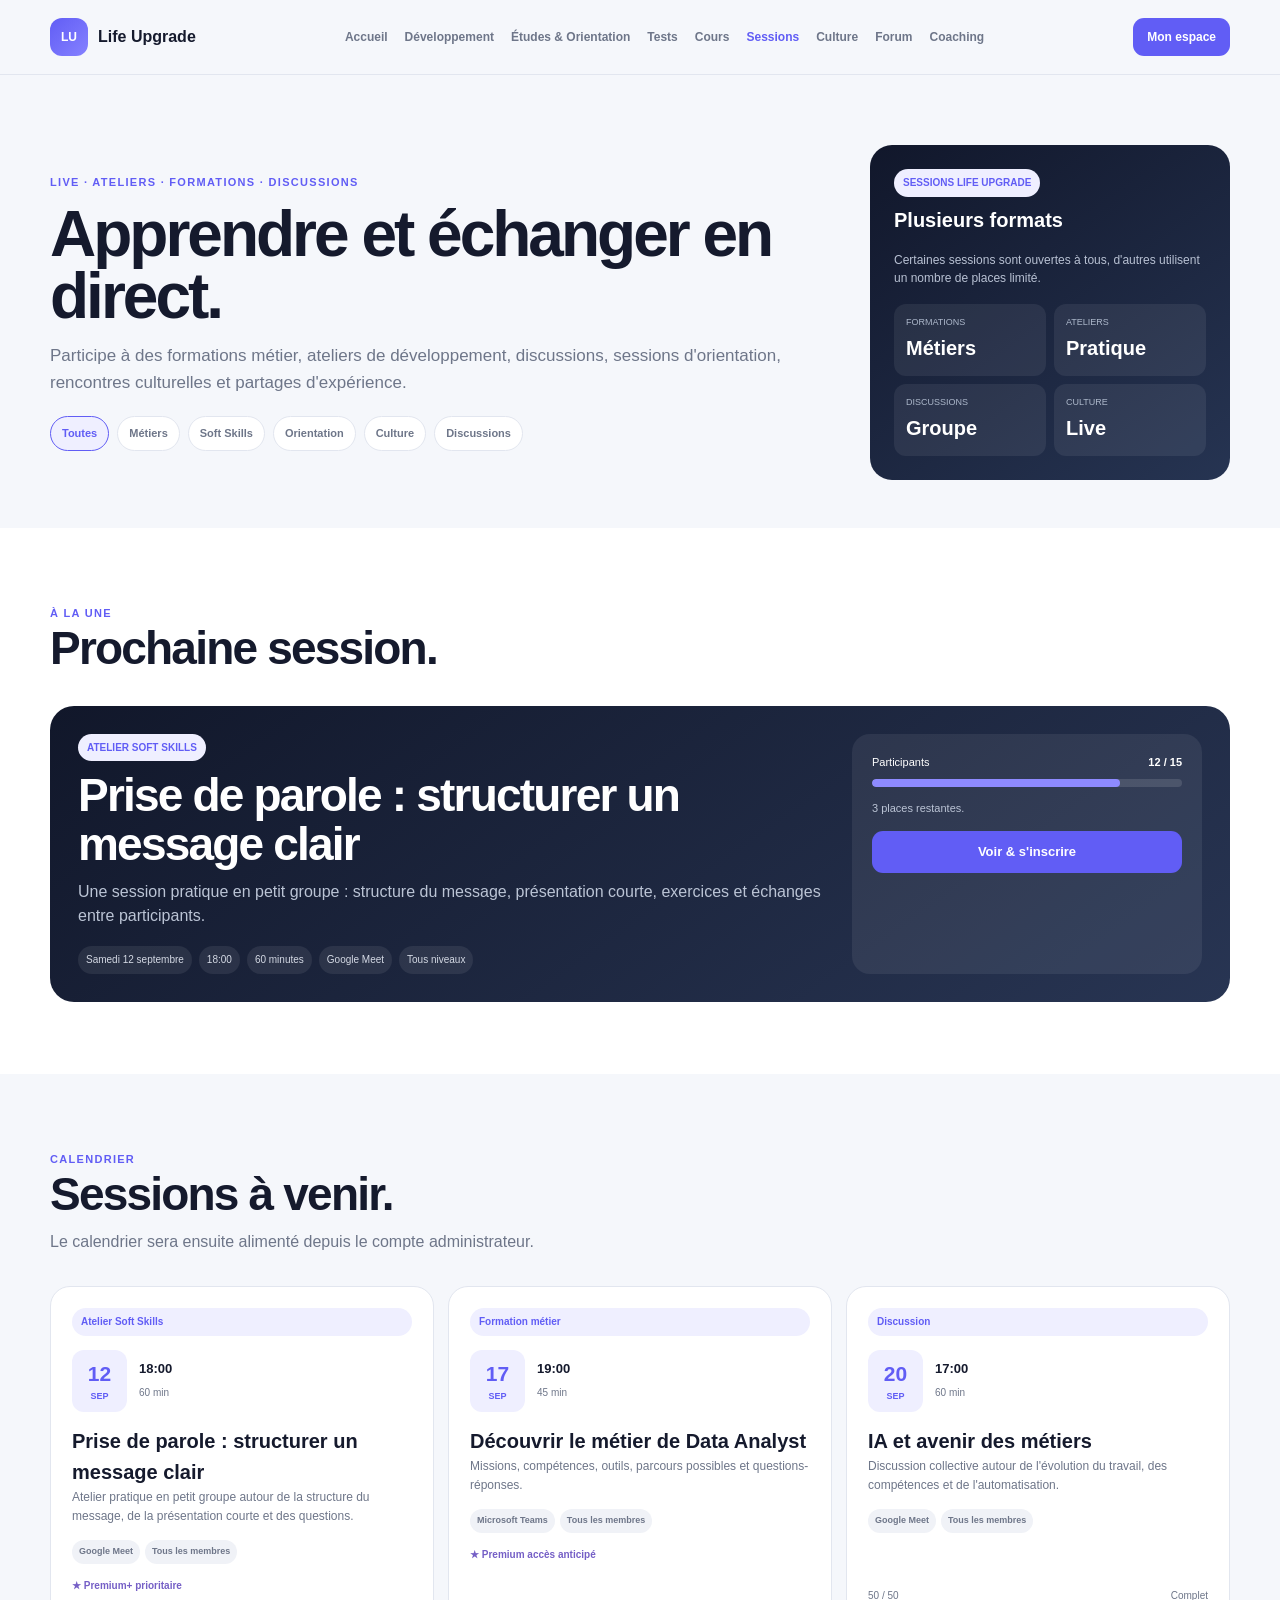
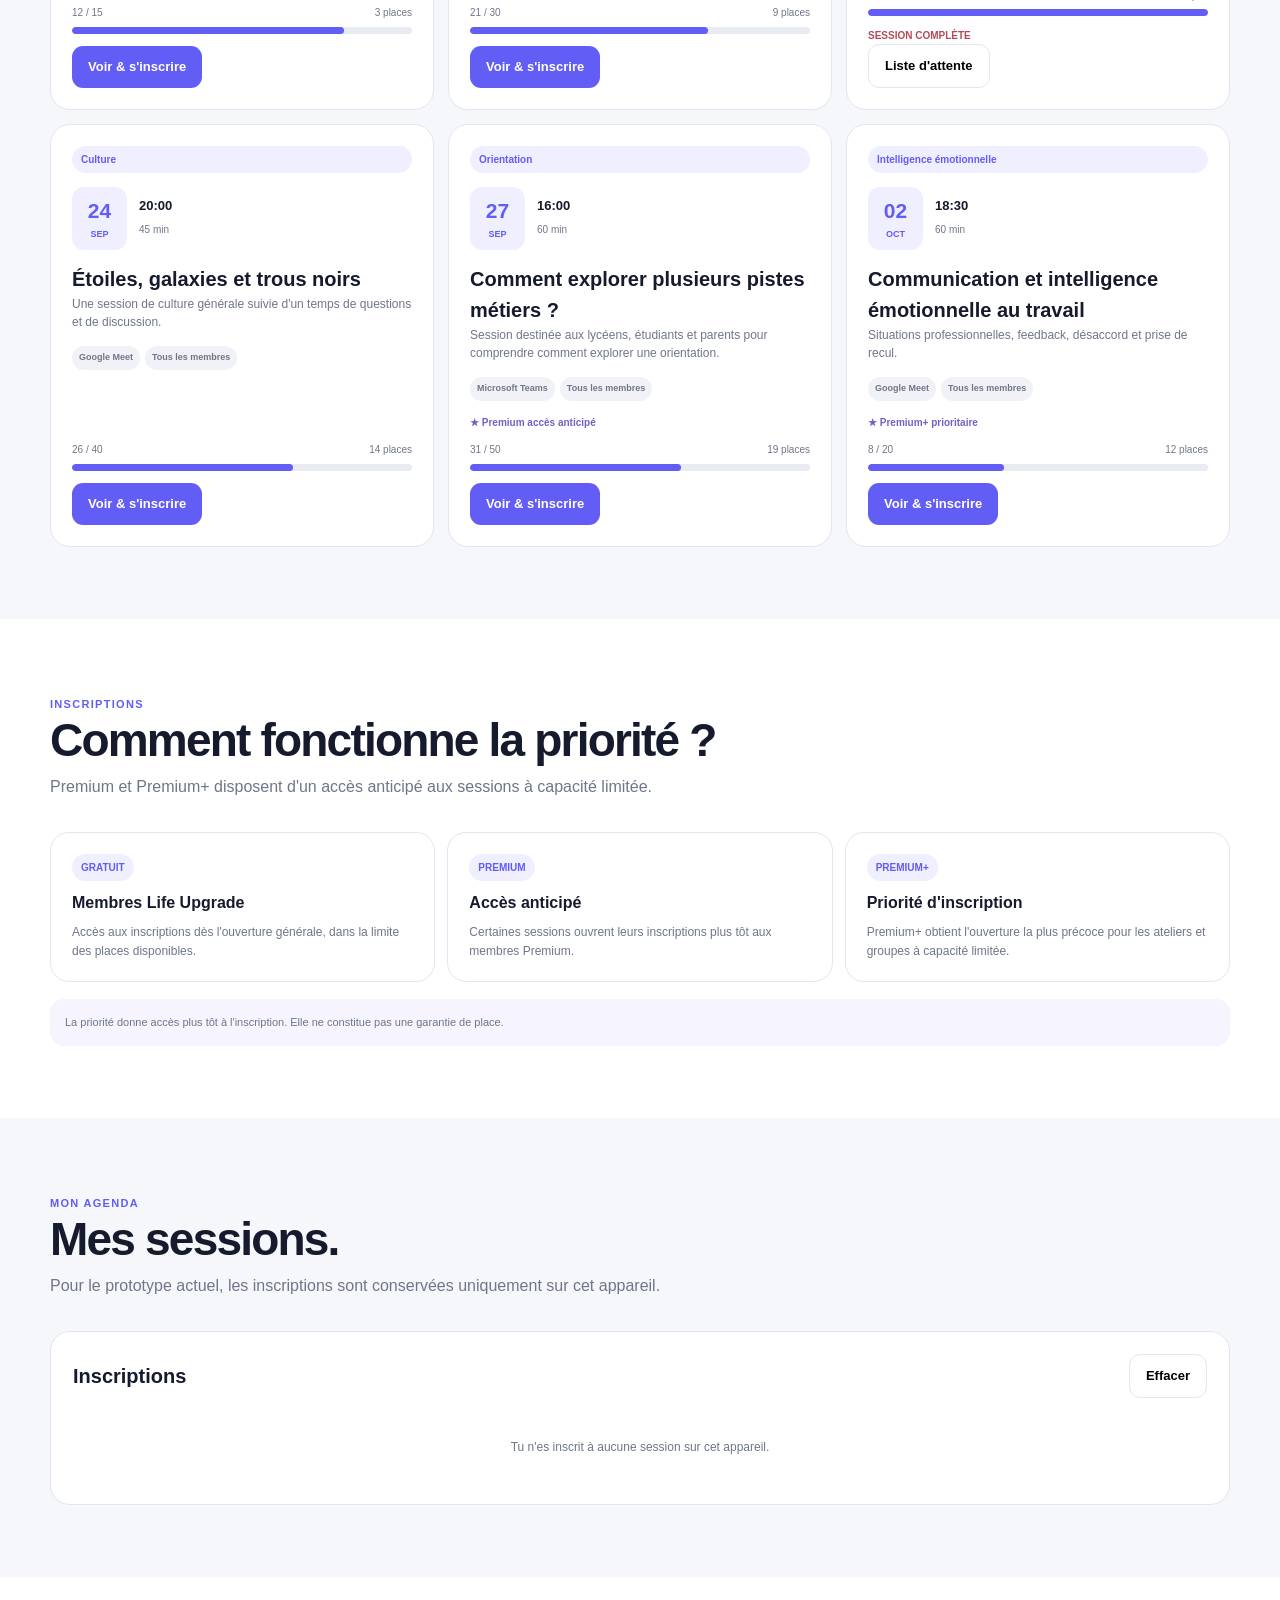
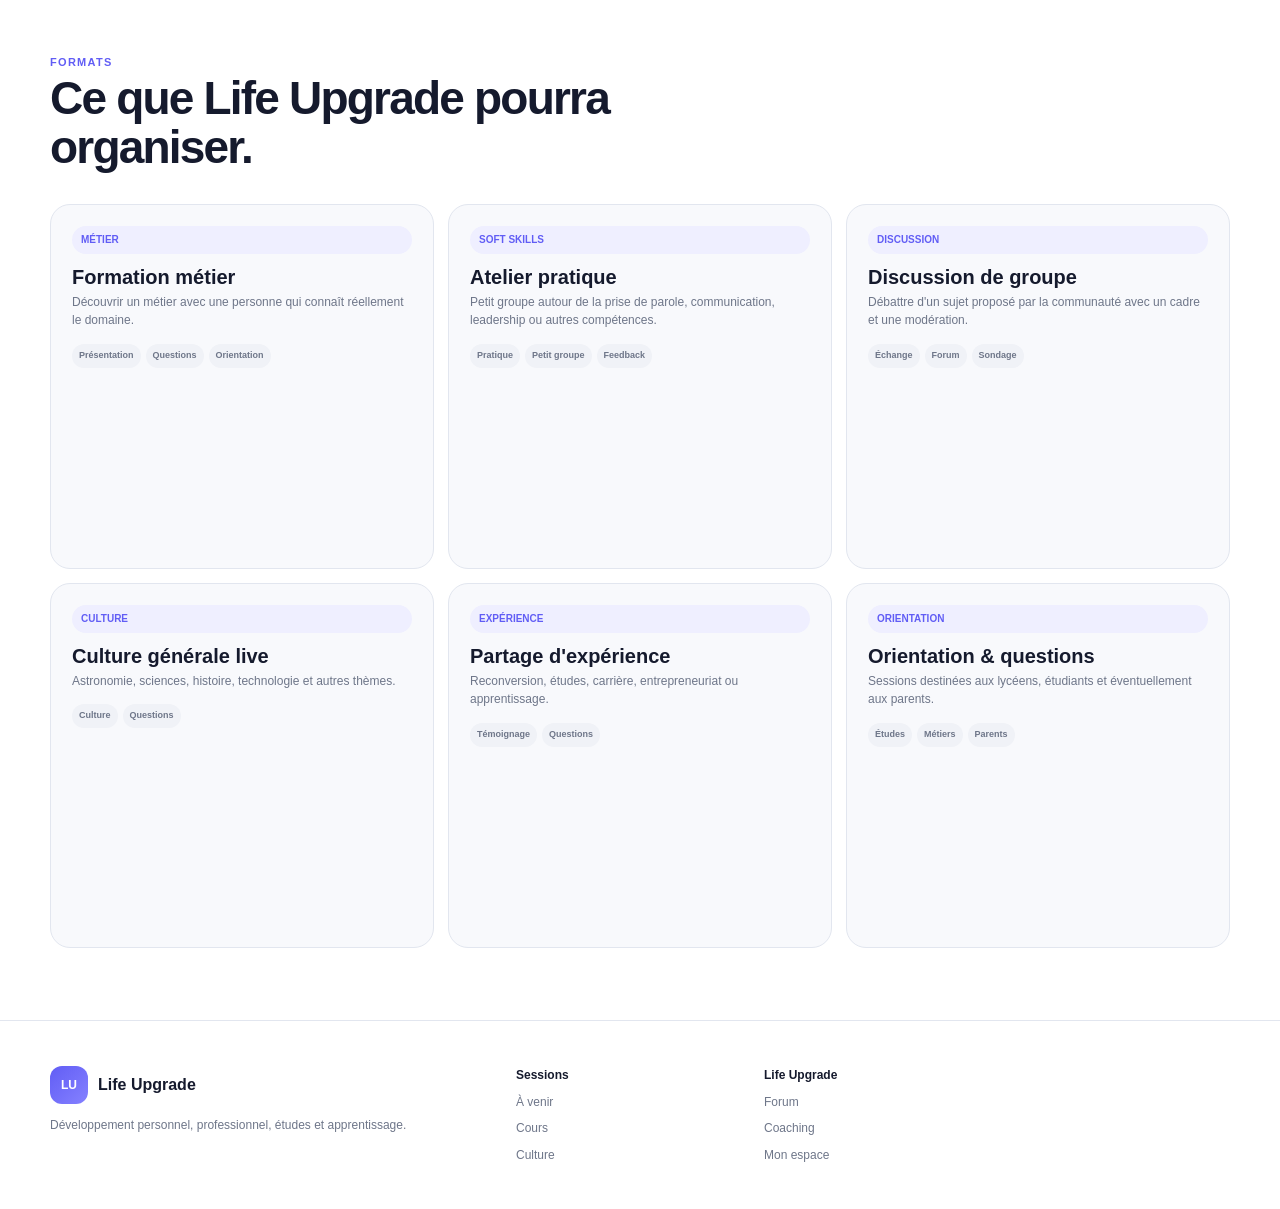
<file: sessions.html>
<!DOCTYPE html>
<html lang="fr">

<head>
<meta charset="UTF-8">
<meta name="viewport" content="width=device-width,initial-scale=1">

<title>Sessions en ligne — Life Upgrade</title>

<meta
  name="description"
  content="Sessions en ligne Life Upgrade : formations métier, ateliers soft skills, orientation, culture, discussions et partage d'expérience."
>

<link rel="stylesheet" href="style.css">

<style>

/* =========================================================
   PAGE
========================================================= */

.page-hero{
  padding:70px 0 48px;
}

.page-hero-grid{
  display:grid;
  grid-template-columns:1fr 360px;
  gap:28px;
  align-items:center;
}

.page-hero p{
  max-width:760px;
  margin-top:15px;
  font-size:17px;
}

.hero-card{
  padding:24px;
  border-radius:22px;
  color:white;
  background:linear-gradient(145deg,#11172b,#263452);
}

.hero-card p{
  color:#b8c1d3;
  font-size:12px;
}

.hero-card-grid{
  display:grid;
  grid-template-columns:1fr 1fr;
  gap:8px;
  margin-top:16px;
}

.hero-stat{
  padding:12px;
  border-radius:12px;
  background:rgba(255,255,255,.07);
}

.hero-stat span{
  display:block;
  color:#adb8cb;
  font-size:9px;
}

.hero-stat strong{
  display:block;
  margin-top:3px;
  font-size:20px;
}


/* =========================================================
   FILTERS
========================================================= */

.session-section{
  padding:72px 0;
}

.session-section.white{
  background:white;
}

.filters{
  display:flex;
  flex-wrap:wrap;
  gap:8px;
  margin-top:20px;
}

.filter-button{
  padding:8px 11px;
  border-radius:999px;
  border:1px solid var(--border);
  background:white;
  color:var(--muted);
  cursor:pointer;
  font-size:11px;
  font-weight:800;
}

.filter-button:hover,
.filter-button.active{
  border-color:var(--primary);
  background:var(--soft);
  color:var(--primary);
}


/* =========================================================
   FEATURED
========================================================= */

.featured-session{
  display:grid;
  grid-template-columns:1fr 350px;
  gap:20px;
  padding:28px;
  border-radius:24px;
  color:white;
  background:linear-gradient(145deg,#11172a,#283553);
}

.featured-session p{
  margin-top:10px;
  color:#bbc4d5;
}

.featured-meta{
  display:flex;
  flex-wrap:wrap;
  gap:7px;
  margin-top:17px;
}

.featured-meta span{
  padding:6px 8px;
  border-radius:999px;
  background:rgba(255,255,255,.08);
  color:#d4d9e4;
  font-size:10px;
}

.featured-side{
  padding:20px;
  border-radius:18px;
  background:rgba(255,255,255,.07);
}

.capacity-line{
  display:flex;
  justify-content:space-between;
  gap:10px;
  font-size:11px;
}

.capacity-bar{
  height:8px;
  margin:8px 0 13px;
  overflow:hidden;
  border-radius:999px;
  background:rgba(255,255,255,.12);
}

.capacity-bar i{
  display:block;
  height:100%;
  border-radius:999px;
  background:#8e8aff;
}


/* =========================================================
   CARDS
========================================================= */

.sessions-grid{
  display:grid;
  grid-template-columns:repeat(3,1fr);
  gap:14px;
}

.session-card{
  display:flex;
  flex-direction:column;
  min-height:365px;
  padding:21px;
  border-radius:20px;
  border:1px solid var(--border);
  background:white;
  transition:.2s;
}

.white .session-card{
  background:#f8f9fc;
}

.session-card:hover{
  transform:translateY(-2px);
  box-shadow:var(--shadow);
}

.session-date{
  display:flex;
  align-items:center;
  gap:12px;
  margin:14px 0;
}

.date-box{
  width:55px;
  min-width:55px;
  padding:8px;
  border-radius:12px;
  text-align:center;
  background:var(--soft);
  color:var(--primary);
}

.date-box strong{
  display:block;
  font-size:21px;
}

.date-box span{
  display:block;
  font-size:9px;
  font-weight:900;
}

.session-time strong{
  display:block;
  font-size:13px;
}

.session-time span{
  color:var(--muted);
  font-size:10px;
}

.session-card p{
  font-size:12px;
}

.session-meta{
  display:flex;
  flex-wrap:wrap;
  gap:5px;
  margin:14px 0;
}

.session-meta span{
  padding:5px 7px;
  border-radius:999px;
  background:#f0f2f7;
  color:var(--muted);
  font-size:9px;
  font-weight:800;
}

.card-capacity{
  margin-top:auto;
  padding-top:12px;
}

.card-capacity-top{
  display:flex;
  justify-content:space-between;
  gap:8px;
  color:var(--muted);
  font-size:10px;
}

.card-capacity-bar{
  height:7px;
  margin:6px 0 12px;
  overflow:hidden;
  border-radius:999px;
  background:#e8ebf1;
}

.card-capacity-bar i{
  display:block;
  height:100%;
  border-radius:999px;
  background:var(--primary);
}

.session-actions{
  display:flex;
  gap:7px;
}

.session-actions button{
  border:0;
  cursor:pointer;
}

.full-badge{
  color:#b34b56;
  font-size:10px;
  font-weight:900;
}

.priority-badge{
  color:#755fc6;
  font-size:10px;
  font-weight:900;
}


/* =========================================================
   PRIORITY
========================================================= */

.priority-grid{
  display:grid;
  grid-template-columns:repeat(3,1fr);
  gap:12px;
}

.priority-card{
  padding:21px;
  border:1px solid var(--border);
  border-radius:19px;
  background:white;
}

.priority-card strong{
  display:block;
  margin-bottom:7px;
}

.priority-card p{
  font-size:12px;
}


/* =========================================================
   MY SESSIONS
========================================================= */

.my-sessions{
  padding:22px;
  border:1px solid var(--border);
  border-radius:20px;
  background:white;
}

.my-session-list{
  display:grid;
  gap:8px;
  margin-top:15px;
}

.my-session-row{
  display:grid;
  grid-template-columns:1fr 140px 110px;
  gap:12px;
  align-items:center;
  padding:12px;
  border-radius:12px;
  background:#f6f7fa;
}

.my-session-row p{
  font-size:10px;
}

.status-confirmed{
  color:#16815f;
  font-size:10px;
  font-weight:900;
}

.status-waiting{
  color:#b17b24;
  font-size:10px;
  font-weight:900;
}

.empty-state{
  padding:25px;
  text-align:center;
  color:var(--muted);
  font-size:12px;
}


/* =========================================================
   MODAL
========================================================= */

.session-overlay{
  position:fixed;
  inset:0;
  z-index:600;
  display:none;
  align-items:center;
  justify-content:center;
  padding:15px;
  background:rgba(8,11,20,.7);
}

.session-overlay.open{
  display:flex;
}

.session-modal{
  position:relative;
  width:min(720px,100%);
  max-height:94vh;
  overflow:auto;
  padding:28px;
  border-radius:23px;
  background:white;
  box-shadow:0 35px 100px rgba(0,0,0,.25);
}

.modal-close{
  position:absolute;
  right:14px;
  top:14px;
  width:34px;
  height:34px;
  border:0;
  border-radius:50%;
  background:#eef0f4;
  cursor:pointer;
  font-size:18px;
}

.modal-info{
  display:grid;
  grid-template-columns:1fr 1fr;
  gap:9px;
  margin:20px 0;
}

.modal-info-box{
  padding:12px;
  border-radius:12px;
  background:#f4f5f8;
}

.modal-info-box span{
  display:block;
  color:var(--muted);
  font-size:9px;
}

.modal-info-box strong{
  display:block;
  margin-top:3px;
  font-size:13px;
}

.modal-notice{
  margin-top:16px;
  padding:14px;
  border-radius:13px;
  background:#f4f3ff;
  color:var(--muted);
  font-size:11px;
}

.registration-success{
  padding:25px 0;
  text-align:center;
}

.success-icon{
  width:70px;
  height:70px;
  display:grid;
  place-items:center;
  margin:0 auto 15px;
  border-radius:50%;
  background:#e8f7f1;
  color:#158361;
  font-size:30px;
  font-weight:900;
}


/* =========================================================
   RESPONSIVE
========================================================= */

@media(max-width:950px){

  .page-hero-grid,
  .featured-session,
  .sessions-grid,
  .priority-grid{
    grid-template-columns:1fr 1fr;
  }

}

@media(max-width:650px){

  .page-hero-grid,
  .featured-session,
  .sessions-grid,
  .priority-grid,
  .modal-info{
    grid-template-columns:1fr;
  }

  .my-session-row{
    grid-template-columns:1fr;
  }

}

</style>
</head>


<body>


<!-- =========================================================
     NAVIGATION
========================================================= -->

<header class="header">

<div class="container nav">

  <a class="logo" href="index.html">
    <span class="logo-icon">LU</span>
    <span>Life Upgrade</span>
  </a>

  <nav class="menu">

    <a href="index.html">
      Accueil
    </a>

    <a href="developpement.html">
      Développement
    </a>

    <a href="etudes.html">
      Études & Orientation
    </a>

    <a href="tests.html">
      Tests
    </a>

    <a href="cours.html">
      Cours
    </a>

    <a
      class="active"
      href="sessions.html"
    >
      Sessions
    </a>

    <a href="culture.html">
      Culture
    </a>

    <a href="forum.html">
      Forum
    </a>

    <a href="coaching.html">
      Coaching
    </a>

  </nav>

  <a
    class="account-button"
    href="dashboard.html"
  >
    Mon espace
  </a>

</div>

</header>



<main>


<!-- =========================================================
     HERO
========================================================= -->

<section class="page-hero">

<div class="container page-hero-grid">

  <div>

    <div class="eyebrow">
      LIVE · ATELIERS · FORMATIONS · DISCUSSIONS
    </div>

    <h1 style="font-size:clamp(44px,5vw,67px)">
      Apprendre et échanger en direct.
    </h1>

    <p>
      Participe à des formations métier, ateliers de développement,
      discussions, sessions d'orientation, rencontres culturelles
      et partages d'expérience.
    </p>

    <div class="filters">

      <button
        class="filter-button active"
        onclick="filterSessions('all',this)"
      >
        Toutes
      </button>

      <button
        class="filter-button"
        onclick="filterSessions('metier',this)"
      >
        Métiers
      </button>

      <button
        class="filter-button"
        onclick="filterSessions('softskills',this)"
      >
        Soft Skills
      </button>

      <button
        class="filter-button"
        onclick="filterSessions('orientation',this)"
      >
        Orientation
      </button>

      <button
        class="filter-button"
        onclick="filterSessions('culture',this)"
      >
        Culture
      </button>

      <button
        class="filter-button"
        onclick="filterSessions('discussion',this)"
      >
        Discussions
      </button>

    </div>

  </div>


  <div class="hero-card">

    <span class="badge">
      SESSIONS LIFE UPGRADE
    </span>

    <h3 style="margin-top:8px">
      Plusieurs formats
    </h3>

    <p>
      Certaines sessions sont ouvertes à tous,
      d'autres utilisent un nombre de places limité.
    </p>

    <div class="hero-card-grid">

      <div class="hero-stat">
        <span>FORMATIONS</span>
        <strong>Métiers</strong>
      </div>

      <div class="hero-stat">
        <span>ATELIERS</span>
        <strong>Pratique</strong>
      </div>

      <div class="hero-stat">
        <span>DISCUSSIONS</span>
        <strong>Groupe</strong>
      </div>

      <div class="hero-stat">
        <span>CULTURE</span>
        <strong>Live</strong>
      </div>

    </div>

  </div>

</div>

</section>



<!-- =========================================================
     SESSION A LA UNE
========================================================= -->

<section class="session-section white">

<div class="container">

  <div class="section-title">

    <span class="eyebrow">
      À LA UNE
    </span>

    <h2>
      Prochaine session.
    </h2>

  </div>


  <div class="featured-session">

    <div>

      <span class="badge">
        ATELIER SOFT SKILLS
      </span>

      <h2 style="margin-top:10px;color:white">
        Prise de parole :
        structurer un message clair
      </h2>

      <p>
        Une session pratique en petit groupe :
        structure du message, présentation courte,
        exercices et échanges entre participants.
      </p>

      <div class="featured-meta">

        <span>
          Samedi 12 septembre
        </span>

        <span>
          18:00
        </span>

        <span>
          60 minutes
        </span>

        <span>
          Google Meet
        </span>

        <span>
          Tous niveaux
        </span>

      </div>

    </div>


    <div class="featured-side">

      <div class="capacity-line">

        <span>
          Participants
        </span>

        <strong>
          12 / 15
        </strong>

      </div>

      <div class="capacity-bar">
        <i style="width:80%"></i>
      </div>

      <p style="font-size:11px">
        3 places restantes.
      </p>

      <button
        class="button primary"
        style="
          width:100%;
          margin-top:14px;
          border:0;
          cursor:pointer
        "
        onclick="openSession('speaking')"
      >
        Voir & s'inscrire
      </button>

    </div>

  </div>

</div>

</section>



<!-- =========================================================
     SESSIONS A VENIR
========================================================= -->

<section class="session-section">

<div class="container">

  <div class="section-title">

    <span class="eyebrow">
      CALENDRIER
    </span>

    <h2>
      Sessions à venir.
    </h2>

    <p>
      Le calendrier sera ensuite alimenté depuis
      le compte administrateur.
    </p>

  </div>


  <div
    id="sessionsGrid"
    class="sessions-grid"
  ></div>

</div>

</section>



<!-- =========================================================
     PRIORITES
========================================================= -->

<section class="session-section white">

<div class="container">

  <div class="section-title">

    <span class="eyebrow">
      INSCRIPTIONS
    </span>

    <h2>
      Comment fonctionne la priorité ?
    </h2>

    <p>
      Premium et Premium+ disposent d'un accès anticipé
      aux sessions à capacité limitée.
    </p>

  </div>


  <div class="priority-grid">

    <div class="priority-card">

      <span class="badge">
        GRATUIT
      </span>

      <strong style="margin-top:10px">
        Membres Life Upgrade
      </strong>

      <p>
        Accès aux inscriptions dès l'ouverture générale,
        dans la limite des places disponibles.
      </p>

    </div>


    <div class="priority-card">

      <span class="badge">
        PREMIUM
      </span>

      <strong style="margin-top:10px">
        Accès anticipé
      </strong>

      <p>
        Certaines sessions ouvrent leurs inscriptions
        plus tôt aux membres Premium.
      </p>

    </div>


    <div class="priority-card">

      <span class="badge">
        PREMIUM+
      </span>

      <strong style="margin-top:10px">
        Priorité d'inscription
      </strong>

      <p>
        Premium+ obtient l'ouverture la plus précoce
        pour les ateliers et groupes à capacité limitée.
      </p>

    </div>

  </div>


  <div
    style="
      margin-top:17px;
      padding:15px;
      border-radius:14px;
      background:#f5f4ff;
      color:var(--muted);
      font-size:11px
    "
  >
    La priorité donne accès plus tôt à l'inscription.
    Elle ne constitue pas une garantie de place.
  </div>

</div>

</section>



<!-- =========================================================
     MES SESSIONS
========================================================= -->

<section class="session-section">

<div class="container">

  <div class="section-title">

    <span class="eyebrow">
      MON AGENDA
    </span>

    <h2>
      Mes sessions.
    </h2>

    <p>
      Pour le prototype actuel, les inscriptions sont
      conservées uniquement sur cet appareil.
    </p>

  </div>


  <div class="my-sessions">

    <div
      style="
        display:flex;
        justify-content:space-between;
        gap:15px;
        align-items:center
      "
    >

      <h3>
        Inscriptions
      </h3>

      <button
        class="button secondary"
        style="
          border:1px solid var(--border);
          cursor:pointer
        "
        onclick="clearRegistrations()"
      >
        Effacer
      </button>

    </div>


    <div
      id="mySessionList"
      class="my-session-list"
    ></div>

  </div>

</div>

</section>



<!-- =========================================================
     TYPES DE SESSIONS
========================================================= -->

<section class="session-section white">

<div class="container">

  <div class="section-title">

    <span class="eyebrow">
      FORMATS
    </span>

    <h2>
      Ce que Life Upgrade pourra organiser.
    </h2>

  </div>


  <div class="sessions-grid">


    <article class="session-card">

      <span class="badge">
        MÉTIER
      </span>

      <h3 style="margin-top:8px">
        Formation métier
      </h3>

      <p>
        Découvrir un métier avec une personne
        qui connaît réellement le domaine.
      </p>

      <div class="session-meta">
        <span>Présentation</span>
        <span>Questions</span>
        <span>Orientation</span>
      </div>

    </article>


    <article class="session-card">

      <span class="badge">
        SOFT SKILLS
      </span>

      <h3 style="margin-top:8px">
        Atelier pratique
      </h3>

      <p>
        Petit groupe autour de la prise de parole,
        communication, leadership ou autres compétences.
      </p>

      <div class="session-meta">
        <span>Pratique</span>
        <span>Petit groupe</span>
        <span>Feedback</span>
      </div>

    </article>


    <article class="session-card">

      <span class="badge">
        DISCUSSION
      </span>

      <h3 style="margin-top:8px">
        Discussion de groupe
      </h3>

      <p>
        Débattre d'un sujet proposé par la communauté
        avec un cadre et une modération.
      </p>

      <div class="session-meta">
        <span>Échange</span>
        <span>Forum</span>
        <span>Sondage</span>
      </div>

    </article>


    <article class="session-card">

      <span class="badge">
        CULTURE
      </span>

      <h3 style="margin-top:8px">
        Culture générale live
      </h3>

      <p>
        Astronomie, sciences, histoire,
        technologie et autres thèmes.
      </p>

      <div class="session-meta">
        <span>Culture</span>
        <span>Questions</span>
      </div>

    </article>


    <article class="session-card">

      <span class="badge">
        EXPÉRIENCE
      </span>

      <h3 style="margin-top:8px">
        Partage d'expérience
      </h3>

      <p>
        Reconversion, études, carrière,
        entrepreneuriat ou apprentissage.
      </p>

      <div class="session-meta">
        <span>Témoignage</span>
        <span>Questions</span>
      </div>

    </article>


    <article class="session-card">

      <span class="badge">
        ORIENTATION
      </span>

      <h3 style="margin-top:8px">
        Orientation & questions
      </h3>

      <p>
        Sessions destinées aux lycéens,
        étudiants et éventuellement aux parents.
      </p>

      <div class="session-meta">
        <span>Études</span>
        <span>Métiers</span>
        <span>Parents</span>
      </div>

    </article>


  </div>

</div>

</section>

</main>



<!-- =========================================================
     FOOTER
========================================================= -->

<footer>

<div class="container footer-grid">

  <div>

    <a
      class="logo"
      href="index.html"
    >
      <span class="logo-icon">
        LU
      </span>

      <span>
        Life Upgrade
      </span>
    </a>

    <p>
      Développement personnel,
      professionnel, études et apprentissage.
    </p>

  </div>


  <div>

    <strong>
      Sessions
    </strong>

    <a href="#">
      À venir
    </a>

    <a href="cours.html">
      Cours
    </a>

    <a href="culture.html">
      Culture
    </a>

  </div>


  <div>

    <strong>
      Life Upgrade
    </strong>

    <a href="forum.html">
      Forum
    </a>

    <a href="coaching.html">
      Coaching
    </a>

    <a href="dashboard.html">
      Mon espace
    </a>

  </div>

</div>

</footer>



<!-- =========================================================
     SESSION MODAL
========================================================= -->

<div
  id="sessionOverlay"
  class="session-overlay"
>

  <div class="session-modal">

    <button
      class="modal-close"
      onclick="closeSession()"
    >
      ×
    </button>

    <div id="sessionModalContent"></div>

  </div>

</div>



<script>

/* =========================================================
   DATA
========================================================= */

const sessionData = [

{
  id:"speaking",

  category:"softskills",

  type:"Atelier Soft Skills",

  title:"Prise de parole : structurer un message clair",

  description:
    "Atelier pratique en petit groupe autour de la structure du message, de la présentation courte et des questions.",

  day:"12",

  month:"SEP",

  dateText:"Samedi 12 septembre",

  time:"18:00",

  duration:"60 min",

  platform:"Google Meet",

  host:"Équipe Life Upgrade",

  capacity:15,

  registered:12,

  access:"Tous les membres",

  priority:"Premium+ prioritaire",

  status:"open"
},

{
  id:"data",

  category:"metier",

  type:"Formation métier",

  title:"Découvrir le métier de Data Analyst",

  description:
    "Missions, compétences, outils, parcours possibles et questions-réponses.",

  day:"17",

  month:"SEP",

  dateText:"Jeudi 17 septembre",

  time:"19:00",

  duration:"45 min",

  platform:"Microsoft Teams",

  host:"Invité Life Upgrade",

  capacity:30,

  registered:21,

  access:"Tous les membres",

  priority:"Premium accès anticipé",

  status:"open"
},

{
  id:"aiwork",

  category:"discussion",

  type:"Discussion",

  title:"IA et avenir des métiers",

  description:
    "Discussion collective autour de l'évolution du travail, des compétences et de l'automatisation.",

  day:"20",

  month:"SEP",

  dateText:"Dimanche 20 septembre",

  time:"17:00",

  duration:"60 min",

  platform:"Google Meet",

  host:"Life Upgrade",

  capacity:50,

  registered:50,

  access:"Tous les membres",

  priority:"",

  status:"full"
},

{
  id:"astronomy",

  category:"culture",

  type:"Culture",

  title:"Étoiles, galaxies et trous noirs",

  description:
    "Une session de culture générale suivie d'un temps de questions et de discussion.",

  day:"24",

  month:"SEP",

  dateText:"Jeudi 24 septembre",

  time:"20:00",

  duration:"45 min",

  platform:"Google Meet",

  host:"Life Upgrade Culture",

  capacity:40,

  registered:26,

  access:"Tous les membres",

  priority:"",

  status:"open"
},

{
  id:"orientation",

  category:"orientation",

  type:"Orientation",

  title:"Comment explorer plusieurs pistes métiers ?",

  description:
    "Session destinée aux lycéens, étudiants et parents pour comprendre comment explorer une orientation.",

  day:"27",

  month:"SEP",

  dateText:"Dimanche 27 septembre",

  time:"16:00",

  duration:"60 min",

  platform:"Microsoft Teams",

  host:"Life Upgrade Orientation",

  capacity:50,

  registered:31,

  access:"Tous les membres",

  priority:"Premium accès anticipé",

  status:"open"
},

{
  id:"emotional",

  category:"softskills",

  type:"Intelligence émotionnelle",

  title:"Communication et intelligence émotionnelle au travail",

  description:
    "Situations professionnelles, feedback, désaccord et prise de recul.",

  day:"02",

  month:"OCT",

  dateText:"Vendredi 2 octobre",

  time:"18:30",

  duration:"60 min",

  platform:"Google Meet",

  host:"Life Upgrade",

  capacity:20,

  registered:8,

  access:"Tous les membres",

  priority:"Premium+ prioritaire",

  status:"open"
}

];


/* =========================================================
   RENDER
========================================================= */

function renderSessions(filter="all"){

  const grid =
    document.getElementById(
      "sessionsGrid"
    );

  const sessions =
    filter === "all"
    ?
    sessionData
    :
    sessionData.filter(
      session =>
        session.category === filter
    );


  grid.innerHTML =
    sessions.map(
      session =>
        sessionCard(session)
    ).join("");

}


function sessionCard(session){

  const percentage =
    Math.min(
      100,
      Math.round(
        (
          session.registered /
          session.capacity
        ) * 100
      )
    );


  const remaining =
    Math.max(
      0,
      session.capacity -
      session.registered
    );


  return `

    <article
      class="session-card"
      data-category="${session.category}"
    >

      <span class="badge">
        ${session.type}
      </span>


      <div class="session-date">

        <div class="date-box">

          <strong>
            ${session.day}
          </strong>

          <span>
            ${session.month}
          </span>

        </div>


        <div class="session-time">

          <strong>
            ${session.time}
          </strong>

          <span>
            ${session.duration}
          </span>

        </div>

      </div>


      <h3>
        ${session.title}
      </h3>


      <p>
        ${session.description}
      </p>


      <div class="session-meta">

        <span>
          ${session.platform}
        </span>

        <span>
          ${session.access}
        </span>

      </div>


      ${
        session.priority
        ?
        `
        <div class="priority-badge">
          ★ ${session.priority}
        </div>
        `
        :
        ""
      }


      <div class="card-capacity">

        <div class="card-capacity-top">

          <span>
            ${session.registered}
            / ${session.capacity}
          </span>

          <span>
            ${
              remaining > 0
              ?
              remaining + " places"
              :
              "Complet"
            }
          </span>

        </div>


        <div class="card-capacity-bar">

          <i style="width:${percentage}%"></i>

        </div>


        ${
          session.status === "full"
          ?
          `
          <div class="full-badge">
            SESSION COMPLÈTE
          </div>
          `
          :
          ""
        }


        <div class="session-actions">

          <button
            class="button ${
              session.status === "full"
              ?
              "secondary"
              :
              "primary"
            }"
            onclick="openSession('${session.id}')"
          >
            ${
              session.status === "full"
              ?
              "Liste d'attente"
              :
              "Voir & s'inscrire"
            }
          </button>

        </div>

      </div>

    </article>

  `;

}


/* =========================================================
   FILTERS
========================================================= */

function filterSessions(
  filter,
  button
){

  document
    .querySelectorAll(
      ".filter-button"
    )
    .forEach(
      item =>
        item.classList.remove(
          "active"
        )
    );


  button.classList.add(
    "active"
  );


  renderSessions(filter);

}


/* =========================================================
   MODAL
========================================================= */

function openSession(id){

  const session =
    sessionData.find(
      item => item.id === id
    );


  if(!session){
    return;
  }


  const registrations =
    getRegistrations();


  const existing =
    registrations.find(
      item =>
        item.sessionId === id
    );


  document
    .getElementById(
      "sessionOverlay"
    )
    .classList.add(
      "open"
    );


  renderSessionModal(
    session,
    existing
  );

}


function closeSession(){

  document
    .getElementById(
      "sessionOverlay"
    )
    .classList.remove(
      "open"
    );

}


document
  .getElementById(
    "sessionOverlay"
  )
  .addEventListener(
    "click",
    function(event){

      if(
        event.target === this
      ){

        closeSession();

      }

    }
  );


function renderSessionModal(
  session,
  existing
){

  const remaining =
    Math.max(
      0,
      session.capacity -
      session.registered
    );


  document
    .getElementById(
      "sessionModalContent"
    )
    .innerHTML = `

      <div class="eyebrow">
        ${session.type}
      </div>


      <h2>
        ${session.title}
      </h2>


      <p style="margin-top:10px">
        ${session.description}
      </p>


      <div class="modal-info">


        <div class="modal-info-box">

          <span>
            DATE
          </span>

          <strong>
            ${session.dateText}
          </strong>

        </div>


        <div class="modal-info-box">

          <span>
            HEURE
          </span>

          <strong>
            ${session.time}
          </strong>

        </div>


        <div class="modal-info-box">

          <span>
            DURÉE
          </span>

          <strong>
            ${session.duration}
          </strong>

        </div>


        <div class="modal-info-box">

          <span>
            PLATEFORME
          </span>

          <strong>
            ${session.platform}
          </strong>

        </div>


        <div class="modal-info-box">

          <span>
            ANIMATEUR
          </span>

          <strong>
            ${session.host}
          </strong>

        </div>


        <div class="modal-info-box">

          <span>
            PLACES
          </span>

          <strong>
            ${session.registered}
            / ${session.capacity}
          </strong>

        </div>


      </div>


      ${
        session.priority
        ?
        `
        <div class="modal-notice">

          <strong>
            Priorité :
          </strong>

          ${session.priority}.

          La priorité correspond à une ouverture
          anticipée des inscriptions et ne garantit
          pas une place.

        </div>
        `
        :
        ""
      }


      ${
        existing
        ?
        `

        <div class="registration-success">

          <div class="success-icon">
            ✓
          </div>

          <h3>
            ${
              existing.status === "confirmed"
              ?
              "Tu es inscrit"
              :
              "Tu es sur la liste d'attente"
            }
          </h3>

          <p style="margin-top:8px">

            ${
              existing.status === "confirmed"
              ?
              "Cette session apparaît maintenant dans ton agenda local."
              :
              "Une place pourra t'être proposée si un participant se désiste."
            }

          </p>

          <button
            class="button secondary"
            style="
              margin-top:15px;
              border:1px solid var(--border);
              cursor:pointer
            "
            onclick="cancelRegistration('${session.id}')"
          >
            Annuler mon inscription
          </button>

        </div>

        `
        :
        `

        <div style="margin-top:20px">

          <h3>
            ${
              session.status === "full"
              ?
              "Rejoindre la liste d'attente"
              :
              "Réserver ma place"
            }
          </h3>


          <p style="margin-top:7px">

            ${
              session.status === "full"
              ?
              "La session est complète. Tu peux rejoindre la liste d'attente."
              :
              remaining +
              " place(s) actuellement disponible(s)."
            }

          </p>


          <button
            class="button primary"
            style="
              margin-top:15px;
              border:0;
              cursor:pointer
            "
            onclick="registerSession('${session.id}')"
          >

            ${
              session.status === "full"
              ?
              "Rejoindre la liste d'attente"
              :
              "Confirmer mon inscription"
            }

          </button>

        </div>

        `
      }


      <div class="modal-notice">

        <strong>
          Prototype actuel :
        </strong>

        l'inscription est enregistrée
        uniquement dans ce navigateur.

        Lorsque les comptes et Cloudflare D1
        seront activés, elle sera associée
        au véritable compte utilisateur.

      </div>

    `;

}


/* =========================================================
   LOCAL REGISTRATION
========================================================= */

const REGISTRATION_KEY =
  "lifeUpgradeSessionRegistrations";


function getRegistrations(){

  try{

    return JSON.parse(
      localStorage.getItem(
        REGISTRATION_KEY
      )
    ) || [];

  }catch(error){

    return [];

  }

}


function saveRegistrations(
  registrations
){

  localStorage.setItem(

    REGISTRATION_KEY,

    JSON.stringify(
      registrations
    )

  );


  renderMySessions();

}


function registerSession(id){

  const session =
    sessionData.find(
      item =>
        item.id === id
    );


  if(!session){
    return;
  }


  let registrations =
    getRegistrations();


  const alreadyRegistered =
    registrations.some(
      item =>
        item.sessionId === id
    );


  if(alreadyRegistered){
    return;
  }


  const status =
    session.status === "full"
    ?
    "waiting"
    :
    "confirmed";


  registrations.push({

    sessionId:id,

    status:status,

    registeredAt:
      new Date()
      .toLocaleString(
        "fr-FR"
      )

  });


  saveRegistrations(
    registrations
  );


  renderSessionModal(
    session,
    {
      sessionId:id,
      status:status
    }
  );

}


function cancelRegistration(id){

  let registrations =
    getRegistrations();


  registrations =
    registrations.filter(
      item =>
        item.sessionId !== id
    );


  saveRegistrations(
    registrations
  );


  const session =
    sessionData.find(
      item =>
        item.id === id
    );


  renderSessionModal(
    session,
    null
  );

}


/* =========================================================
   MY SESSIONS
========================================================= */

function renderMySessions(){

  const container =
    document.getElementById(
      "mySessionList"
    );


  const registrations =
    getRegistrations();


  if(
    registrations.length === 0
  ){

    container.innerHTML = `

      <div class="empty-state">

        Tu n'es inscrit à aucune session
        sur cet appareil.

      </div>

    `;

    return;

  }


  container.innerHTML =
    registrations.map(
      registration => {

        const session =
          sessionData.find(
            item =>
              item.id ===
              registration.sessionId
          );


        if(!session){
          return "";
        }


        return `

          <div class="my-session-row">

            <div>

              <strong>
                ${session.title}
              </strong>

              <p>
                ${session.dateText}
                · ${session.time}
                · ${session.platform}
              </p>

            </div>


            <div
              class="${
                registration.status ===
                "confirmed"
                ?
                "status-confirmed"
                :
                "status-waiting"
              }"
            >

              ${
                registration.status ===
                "confirmed"
                ?
                "✓ CONFIRMÉ"
                :
                "LISTE D'ATTENTE"
              }

            </div>


            <button
              class="button secondary"
              style="
                border:1px solid var(--border);
                cursor:pointer
              "
              onclick="openSession('${session.id}')"
            >
              Voir
            </button>

          </div>

        `;

      }
    ).join("");

}


function clearRegistrations(){

  if(
    !confirm(
      "Effacer toutes les inscriptions locales ?"
    )
  ){
    return;
  }


  localStorage.removeItem(
    REGISTRATION_KEY
  );


  renderMySessions();

}


/* =========================================================
   INITIALISATION
========================================================= */

renderSessions();

renderMySessions();

</script>

</body>
</html>
</file>
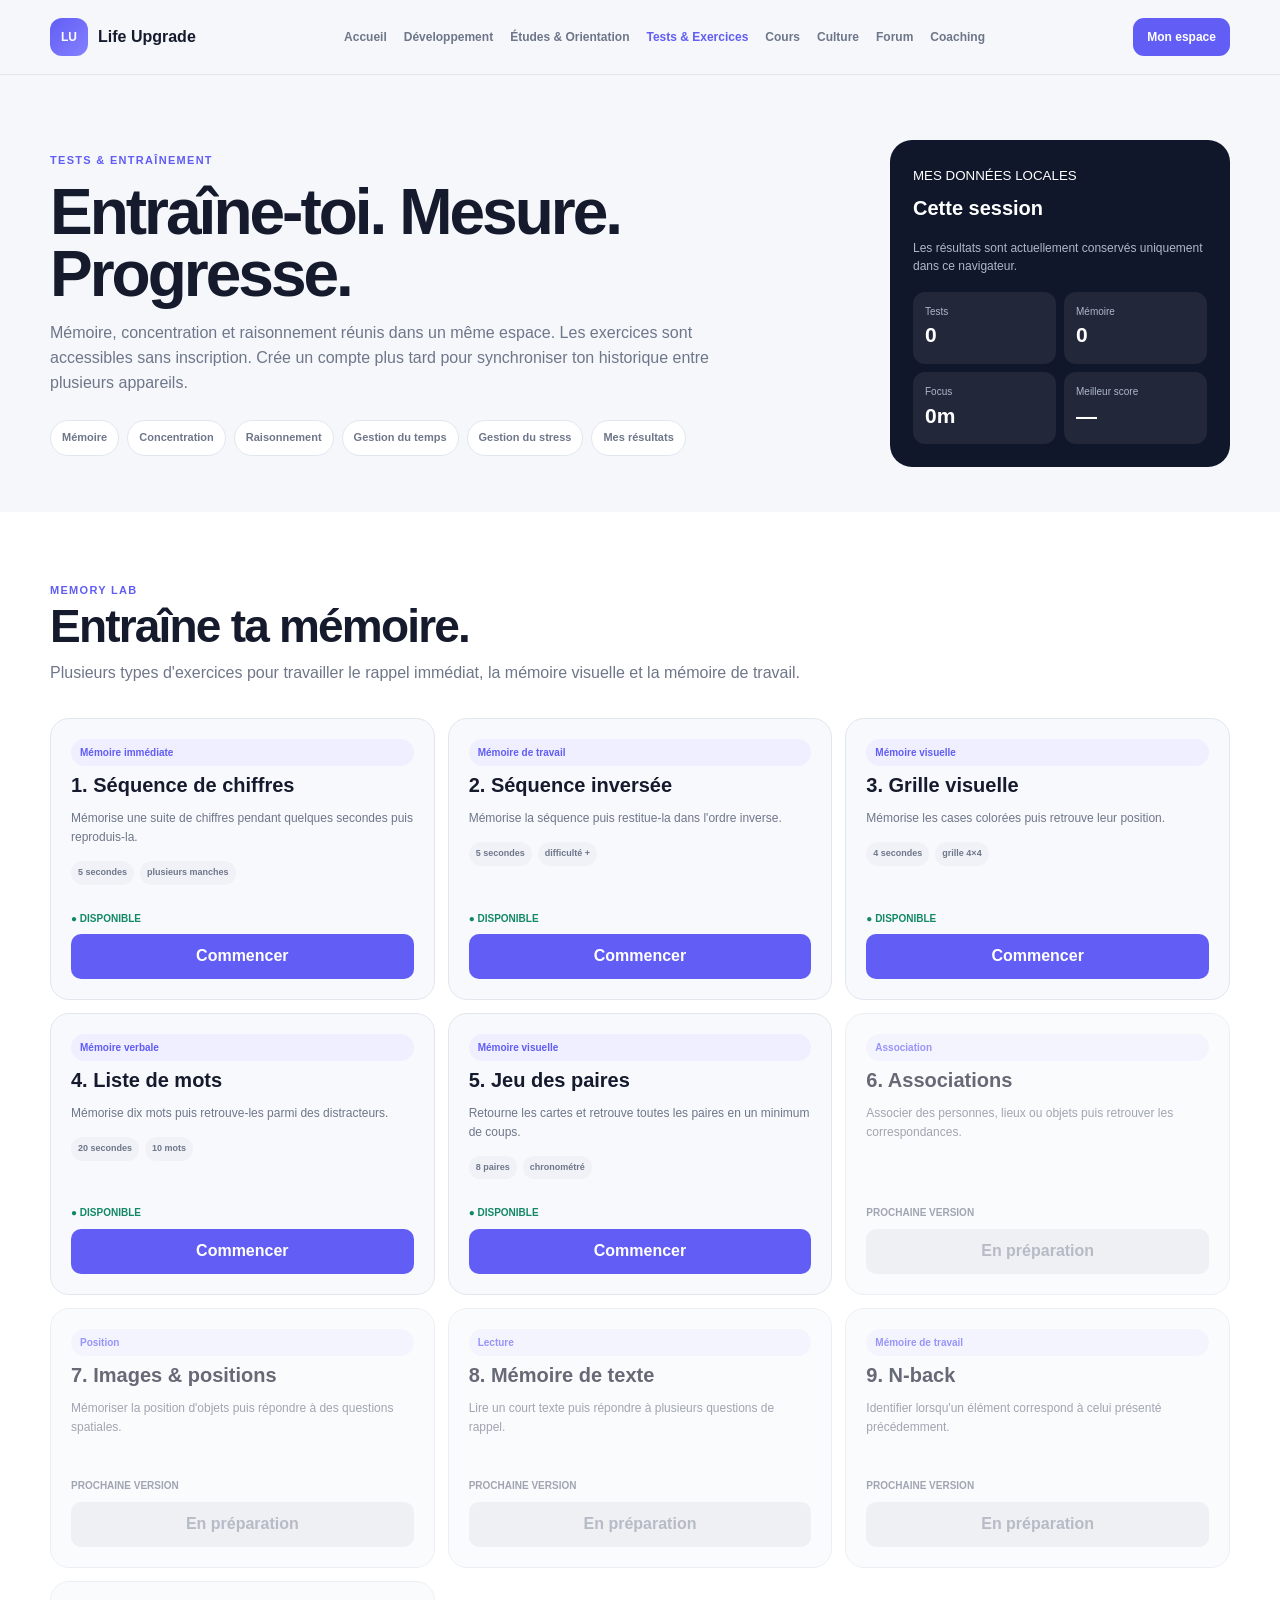
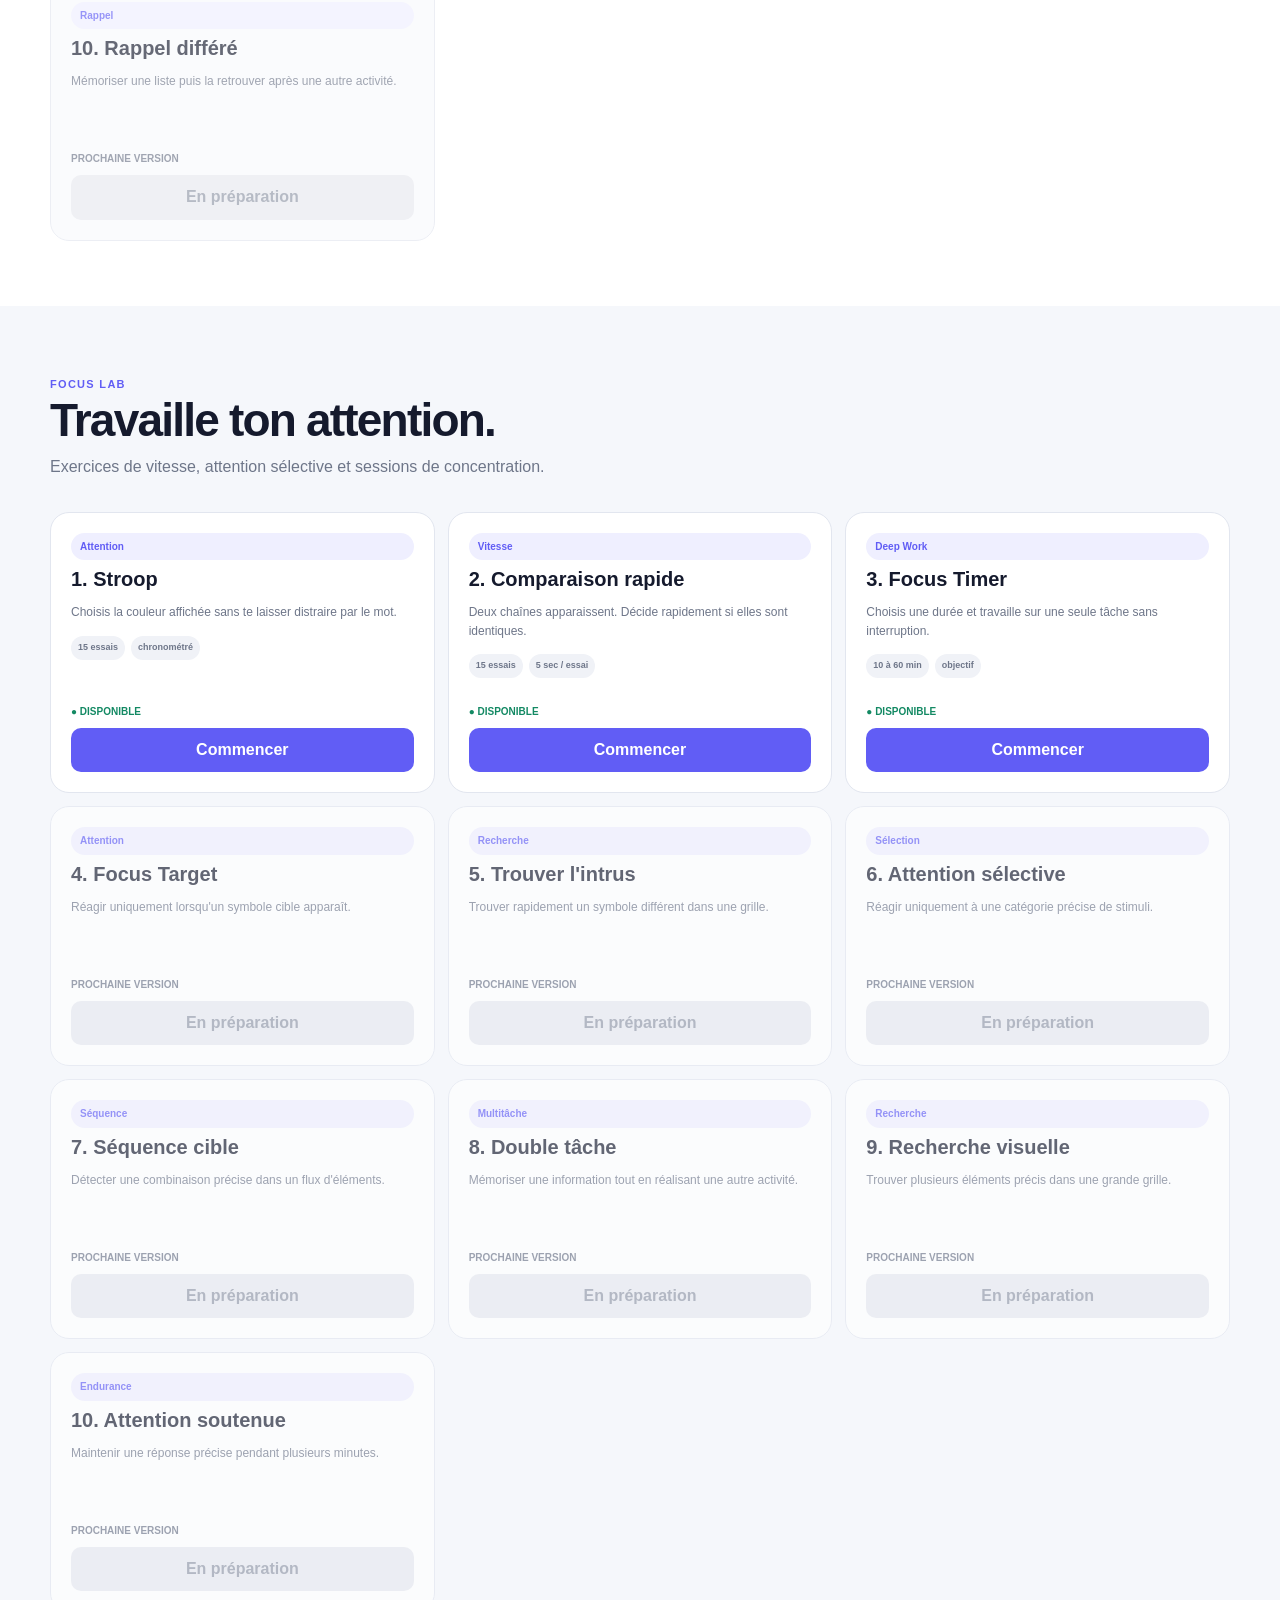
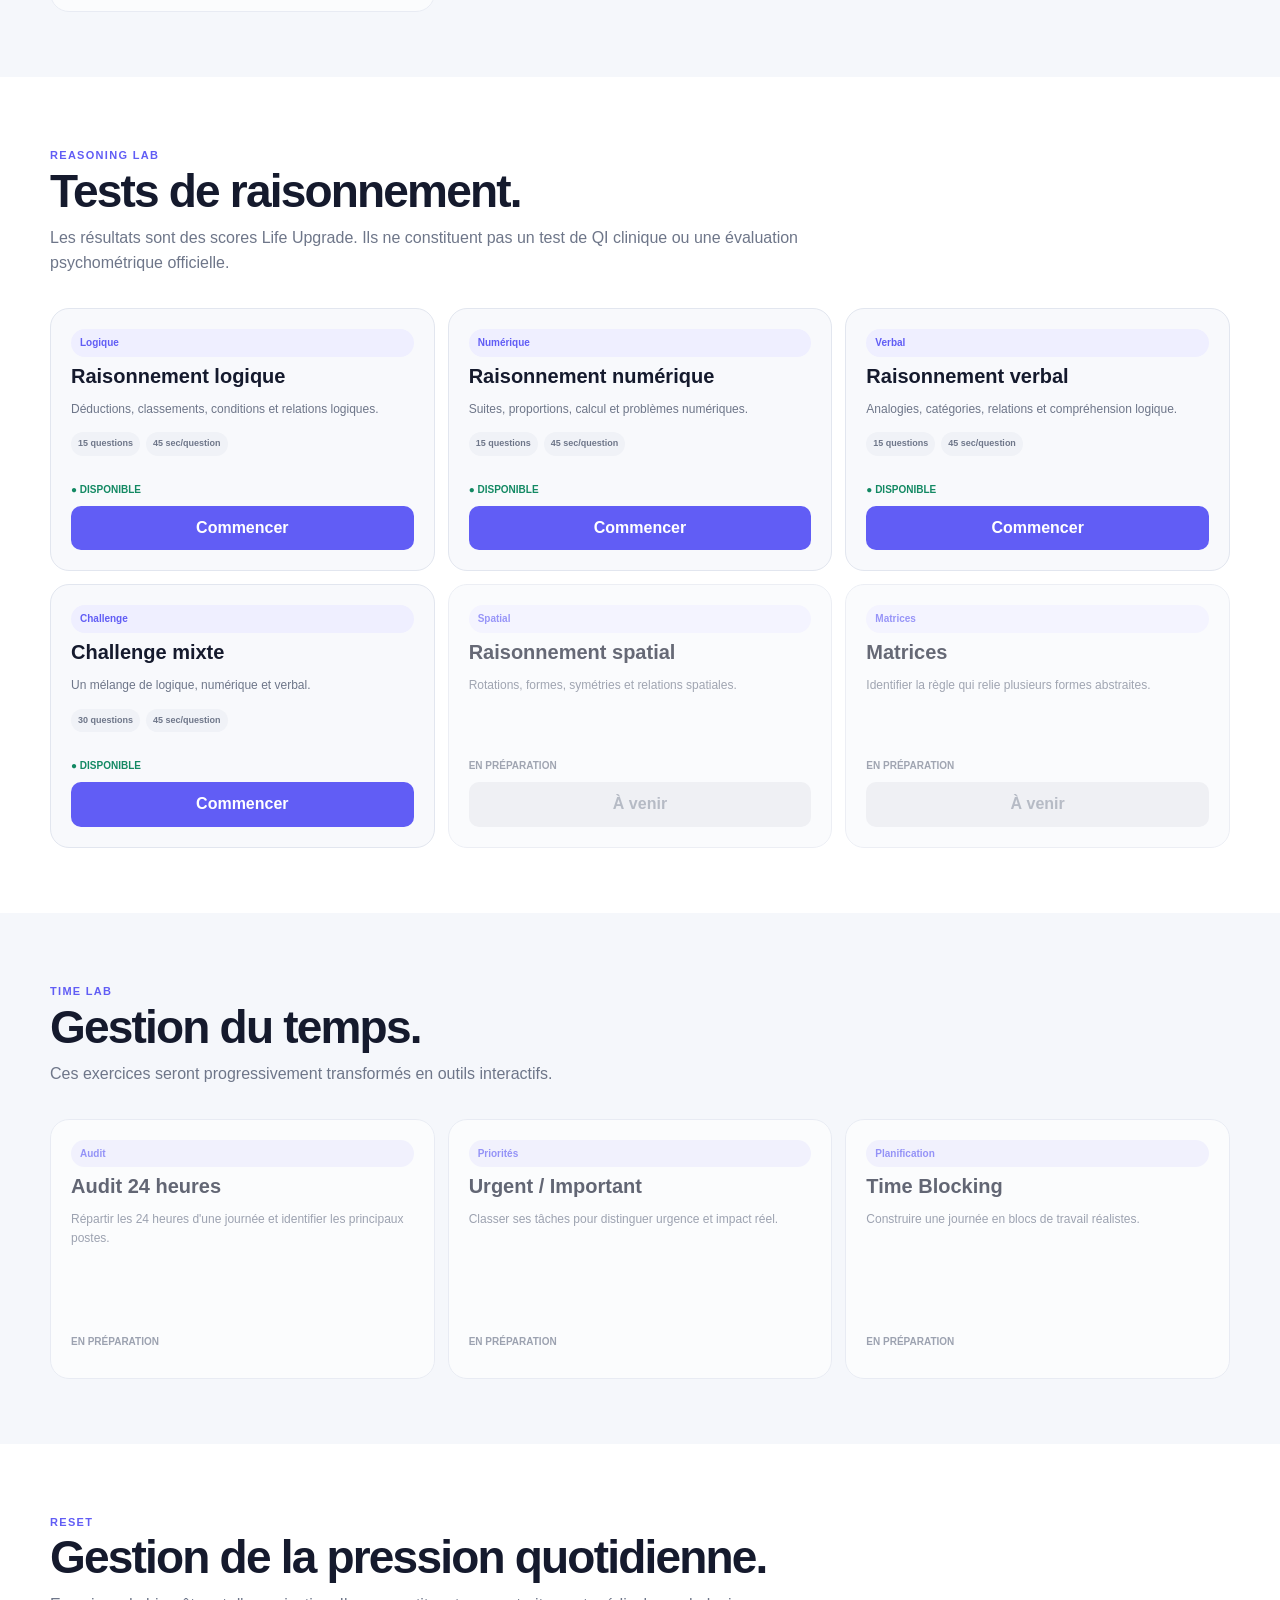
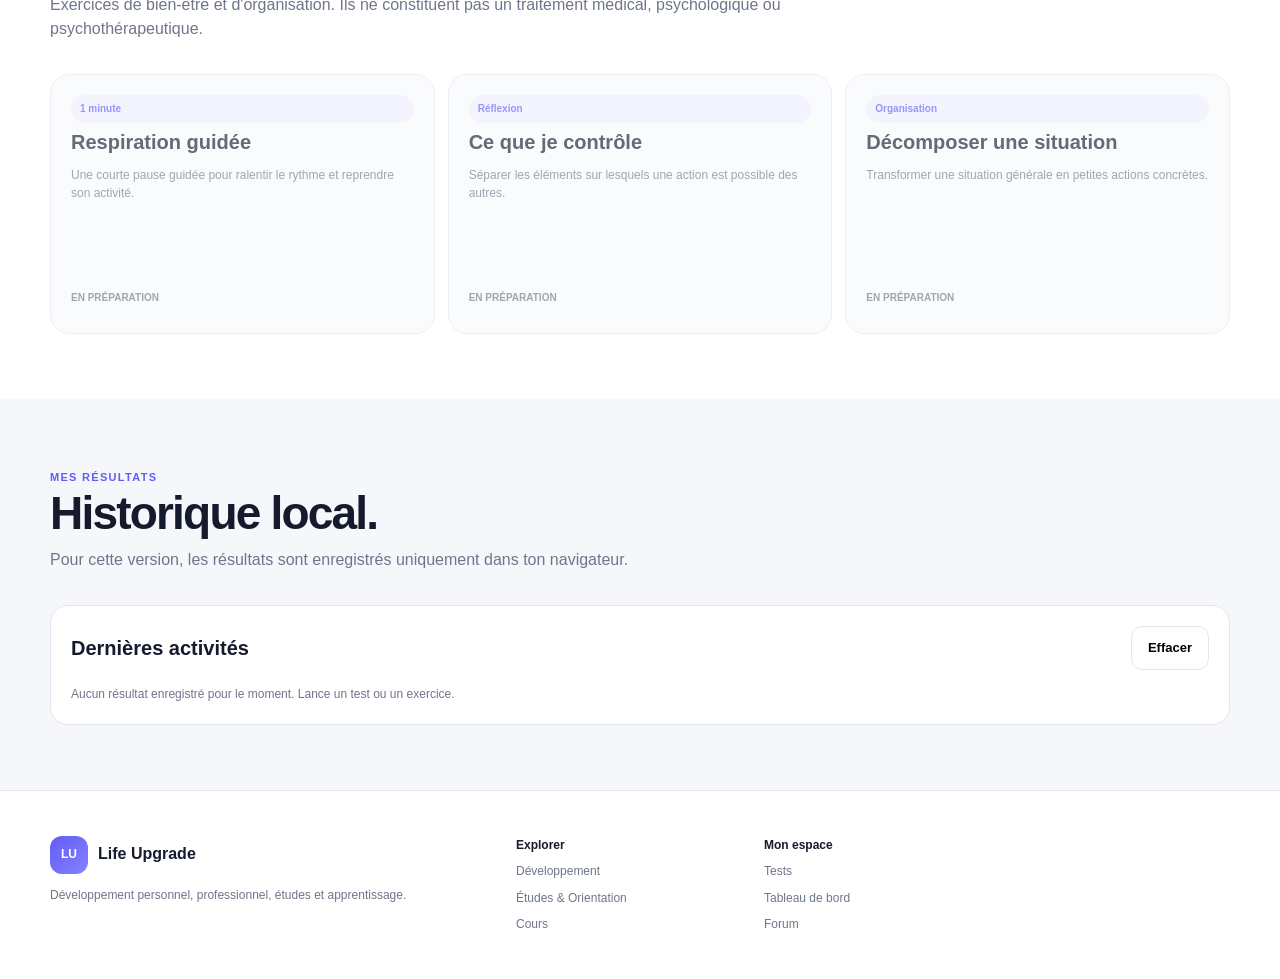
<file: tests.html>
<!DOCTYPE html>
<html lang="fr">

<head>
  <meta charset="UTF-8">
  <meta name="viewport" content="width=device-width, initial-scale=1">

  <title>Tests & Exercices — Life Upgrade</title>

  <meta
    name="description"
    content="Tests et exercices Life Upgrade : mémoire, concentration, raisonnement, logique et entraînement."
  >

  <link rel="stylesheet" href="style.css">

  <style>
    .page-hero{
      padding:65px 0 45px;
    }

    .page-hero-grid{
      display:grid;
      grid-template-columns:1fr 340px;
      gap:25px;
      align-items:center;
    }

    .page-hero p{
      max-width:720px;
      margin-top:15px;
      font-size:16px;
    }

    .lab-summary{
      background:#11172a;
      color:white;
      border-radius:22px;
      padding:23px;
    }

    .lab-summary p{
      color:#aeb7ca;
      font-size:12px;
    }

    .summary-grid{
      display:grid;
      grid-template-columns:1fr 1fr;
      gap:8px;
      margin-top:16px;
    }

    .summary-item{
      padding:12px;
      background:rgba(255,255,255,.07);
      border-radius:12px;
    }

    .summary-item span{
      display:block;
      color:#aeb7ca;
      font-size:10px;
    }

    .summary-item strong{
      font-size:21px;
    }

    .category-nav{
      display:flex;
      gap:8px;
      flex-wrap:wrap;
      margin-top:25px;
    }

    .category-nav a{
      padding:8px 11px;
      border-radius:999px;
      background:white;
      border:1px solid var(--border);
      color:var(--muted);
      font-size:11px;
      font-weight:800;
    }

    .category-nav a:hover{
      color:var(--primary);
      border-color:var(--primary);
    }

    .lab-section{
      padding:65px 0;
    }

    .lab-section.white{
      background:white;
    }

    .exercise-grid{
      display:grid;
      grid-template-columns:repeat(3,1fr);
      gap:13px;
    }

    .exercise-card{
      display:flex;
      flex-direction:column;
      min-height:260px;
      padding:20px;
      background:white;
      border:1px solid var(--border);
      border-radius:19px;
      transition:.2s;
    }

    .white .exercise-card{
      background:#f8f9fc;
    }

    .exercise-card:hover{
      transform:translateY(-2px);
      box-shadow:var(--shadow);
    }

    .exercise-card.disabled{
      opacity:.65;
    }

    .exercise-card h3{
      margin-top:4px;
    }

    .exercise-card p{
      margin-top:8px;
      font-size:12px;
    }

    .exercise-meta{
      display:flex;
      gap:6px;
      flex-wrap:wrap;
      margin:14px 0;
    }

    .exercise-meta span{
      padding:5px 7px;
      border-radius:999px;
      background:#f0f2f7;
      color:var(--muted);
      font-size:9px;
      font-weight:800;
    }

    .exercise-bottom{
      margin-top:auto;
      padding-top:12px;
    }

    .available{
      color:#138963;
      font-size:10px;
      font-weight:900;
      margin-bottom:8px;
    }

    .coming{
      color:var(--muted);
      font-size:10px;
      font-weight:900;
      margin-bottom:8px;
    }

    .lab-button{
      width:100%;
      border:0;
      border-radius:10px;
      padding:10px 12px;
      font-weight:800;
      background:var(--primary);
      color:white;
    }

    .lab-button.secondary{
      background:white;
      color:var(--text);
      border:1px solid var(--border);
    }

    .lab-button:disabled{
      cursor:not-allowed;
      background:#e7e9ef;
      color:#9097a7;
    }

    .result-history{
      margin-top:25px;
      background:white;
      border:1px solid var(--border);
      border-radius:18px;
      padding:20px;
    }

    .history-list{
      margin-top:15px;
      display:grid;
      gap:8px;
    }

    .history-row{
      display:grid;
      grid-template-columns:1fr 110px 110px;
      gap:10px;
      align-items:center;
      padding:10px 0;
      border-bottom:1px solid var(--border);
      font-size:11px;
    }

    .history-row:last-child{
      border-bottom:0;
    }

    .history-empty{
      color:var(--muted);
      font-size:12px;
    }

    /* MODAL EXERCICE */

    .test-overlay{
      position:fixed;
      inset:0;
      z-index:500;
      display:none;
      align-items:center;
      justify-content:center;
      padding:15px;
      background:rgba(7,10,20,.68);
    }

    .test-overlay.open{
      display:flex;
    }

    .test-window{
      position:relative;
      width:min(860px,100%);
      max-height:94vh;
      overflow:auto;
      padding:28px;
      background:white;
      border-radius:24px;
      box-shadow:0 35px 100px rgba(0,0,0,.25);
    }

    .test-close{
      position:absolute;
      right:14px;
      top:14px;
      width:34px;
      height:34px;
      border:0;
      border-radius:50%;
      background:#eef0f4;
      font-size:18px;
    }

    .test-top{
      display:flex;
      align-items:center;
      justify-content:space-between;
      gap:15px;
      margin:18px 0;
    }

    .test-progress{
      flex:1;
      height:8px;
      background:#e9edf4;
      border-radius:999px;
      overflow:hidden;
    }

    .test-progress i{
      display:block;
      height:100%;
      width:0;
      background:var(--primary);
      border-radius:999px;
      transition:.2s;
    }

    .timer-box{
      min-width:90px;
      text-align:center;
      padding:9px;
      border-radius:10px;
      background:#11172a;
      color:white;
      font-weight:900;
      font-variant-numeric:tabular-nums;
    }

    .timer-box.warning{
      background:#d9952d;
    }

    .timer-box.danger{
      background:#c8505d;
    }

    .question-number{
      color:var(--muted);
      font-size:11px;
      font-weight:800;
    }

    .question-title{
      margin:18px 0;
      font-size:23px;
      font-weight:900;
      line-height:1.25;
    }

    .answers{
      display:grid;
      grid-template-columns:1fr 1fr;
      gap:9px;
    }

    .answer-button{
      padding:14px;
      text-align:left;
      background:white;
      border:1px solid var(--border);
      border-radius:12px;
      font-weight:700;
    }

    .answer-button:hover{
      border-color:var(--primary);
      background:#f6f5ff;
    }

    .test-note{
      margin-top:14px;
      font-size:10px;
      color:var(--muted);
    }

    .result-screen{
      text-align:center;
      padding:15px 0;
    }

    .result-score{
      margin:16px 0 3px;
      font-size:62px;
      font-weight:900;
      color:var(--primary);
    }

    .result-label{
      color:var(--muted);
      font-size:12px;
    }

    .result-grid{
      display:grid;
      grid-template-columns:repeat(4,1fr);
      gap:8px;
      margin:24px 0;
    }

    .result-stat{
      padding:14px;
      background:#f2f4f8;
      border-radius:13px;
    }

    .result-stat span{
      display:block;
      color:var(--muted);
      font-size:9px;
    }

    .result-stat strong{
      font-size:19px;
    }

    .result-actions{
      display:flex;
      justify-content:center;
      gap:8px;
      flex-wrap:wrap;
      margin-top:20px;
    }

    /* MEMORY */

    .memory-stage{
      min-height:230px;
      display:grid;
      place-items:center;
      margin:20px 0;
      padding:25px;
      border-radius:18px;
      background:#f5f6fb;
      text-align:center;
    }

    .memory-sequence{
      font-size:40px;
      font-weight:900;
      letter-spacing:10px;
    }

    .memory-input{
      width:min(350px,100%);
      padding:13px;
      text-align:center;
      border:1px solid var(--border);
      border-radius:11px;
      font-size:25px;
    }

    .memory-grid{
      display:grid;
      grid-template-columns:repeat(4,58px);
      gap:7px;
    }

    .memory-cell{
      width:58px;
      height:58px;
      border:1px solid var(--border);
      border-radius:9px;
      background:white;
    }

    .memory-cell.active{
      background:var(--primary);
    }

    .memory-cell.selected{
      background:var(--green);
    }

    .word-grid{
      display:grid;
      grid-template-columns:repeat(2,1fr);
      gap:8px;
      width:100%;
    }

    .word-item{
      padding:10px;
      background:white;
      border:1px solid var(--border);
      border-radius:10px;
      font-weight:800;
    }

    .word-choice{
      padding:10px;
      background:white;
      border:1px solid var(--border);
      border-radius:10px;
    }

    .word-choice.selected{
      border-color:var(--primary);
      background:#f2f1ff;
    }

    /* PAIRS */

    .pairs-grid{
      display:grid;
      grid-template-columns:repeat(4,70px);
      gap:8px;
      justify-content:center;
    }

    .pair-card{
      width:70px;
      height:70px;
      border:0;
      border-radius:11px;
      background:#171d31;
      color:white;
      font-size:25px;
      font-weight:900;
    }

    .pair-card.revealed,
    .pair-card.matched{
      background:#efefff;
      color:var(--primary);
    }

    .pair-card.matched{
      outline:2px solid var(--green);
    }

    /* STROOP */

    .stroop-word{
      font-size:54px;
      font-weight:900;
      margin:25px 0;
    }

    .stroop-buttons{
      display:grid;
      grid-template-columns:repeat(2,1fr);
      gap:8px;
    }

    /* FOCUS */

    .focus-clock{
      margin:25px 0;
      font-size:68px;
      font-weight:900;
      color:var(--primary);
      font-variant-numeric:tabular-nums;
    }

    .focus-options{
      display:grid;
      grid-template-columns:repeat(4,1fr);
      gap:8px;
      margin-top:20px;
    }

    @media(max-width:900px){
      .page-hero-grid,
      .exercise-grid{
        grid-template-columns:1fr 1fr;
      }

      .result-grid{
        grid-template-columns:1fr 1fr;
      }
    }

    @media(max-width:650px){
      .page-hero-grid,
      .exercise-grid,
      .answers,
      .focus-options{
        grid-template-columns:1fr;
      }

      .history-row{
        grid-template-columns:1fr;
      }

      .pairs-grid{
        grid-template-columns:repeat(4,55px);
      }

      .pair-card{
        width:55px;
        height:55px;
      }
    }
  </style>
</head>

<body>

<header class="header">
  <div class="container nav">

    <a class="logo" href="index.html">
      <span class="logo-icon">LU</span>
      <span>Life Upgrade</span>
    </a>

    <nav class="menu">
      <a href="index.html">Accueil</a>
      <a href="developpement.html">Développement</a>
      <a href="etudes.html">Études & Orientation</a>
      <a class="active" href="tests.html">Tests & Exercices</a>
      <a href="cours.html">Cours</a>
      <a href="culture.html">Culture</a>
      <a href="forum.html">Forum</a>
      <a href="coaching.html">Coaching</a>
    </nav>

    <a class="account-button" href="dashboard.html">
      Mon espace
    </a>

  </div>
</header>


<main>

<section class="page-hero">

  <div class="container page-hero-grid">

    <div>
      <div class="eyebrow">
        TESTS & ENTRAÎNEMENT
      </div>

      <h1 style="font-size:clamp(42px,5vw,65px)">
        Entraîne-toi.
        Mesure.
        Progresse.
      </h1>

      <p>
        Mémoire, concentration et raisonnement réunis dans un même espace.
        Les exercices sont accessibles sans inscription. Crée un compte plus tard
        pour synchroniser ton historique entre plusieurs appareils.
      </p>

      <div class="category-nav">
        <a href="#memoire">Mémoire</a>
        <a href="#concentration">Concentration</a>
        <a href="#raisonnement">Raisonnement</a>
        <a href="#temps">Gestion du temps</a>
        <a href="#stress">Gestion du stress</a>
        <a href="#resultats">Mes résultats</a>
      </div>
    </div>

    <div class="lab-summary">

      <small>MES DONNÉES LOCALES</small>

      <h3 style="margin-top:5px">
        Cette session
      </h3>

      <p>
        Les résultats sont actuellement conservés uniquement dans ce navigateur.
      </p>

      <div class="summary-grid">

        <div class="summary-item">
          <span>Tests</span>
          <strong id="summaryTests">0</strong>
        </div>

        <div class="summary-item">
          <span>Mémoire</span>
          <strong id="summaryMemory">0</strong>
        </div>

        <div class="summary-item">
          <span>Focus</span>
          <strong id="summaryFocus">0m</strong>
        </div>

        <div class="summary-item">
          <span>Meilleur score</span>
          <strong id="summaryBest">—</strong>
        </div>

      </div>

    </div>

  </div>

</section>


<!-- ======================================================
     MÉMOIRE
====================================================== -->

<section id="memoire" class="lab-section white">

  <div class="container">

    <div class="section-title">
      <span class="eyebrow">MEMORY LAB</span>
      <h2>Entraîne ta mémoire.</h2>
      <p>
        Plusieurs types d'exercices pour travailler le rappel immédiat,
        la mémoire visuelle et la mémoire de travail.
      </p>
    </div>

    <div class="exercise-grid">

      <article class="exercise-card">
        <span class="badge">Mémoire immédiate</span>
        <h3>1. Séquence de chiffres</h3>
        <p>
          Mémorise une suite de chiffres pendant quelques secondes puis reproduis-la.
        </p>
        <div class="exercise-meta">
          <span>5 secondes</span>
          <span>plusieurs manches</span>
        </div>
        <div class="exercise-bottom">
          <div class="available">● DISPONIBLE</div>
          <button class="lab-button" onclick="startDigitMemory(false)">
            Commencer
          </button>
        </div>
      </article>

      <article class="exercise-card">
        <span class="badge">Mémoire de travail</span>
        <h3>2. Séquence inversée</h3>
        <p>
          Mémorise la séquence puis restitue-la dans l'ordre inverse.
        </p>
        <div class="exercise-meta">
          <span>5 secondes</span>
          <span>difficulté +</span>
        </div>
        <div class="exercise-bottom">
          <div class="available">● DISPONIBLE</div>
          <button class="lab-button" onclick="startDigitMemory(true)">
            Commencer
          </button>
        </div>
      </article>

      <article class="exercise-card">
        <span class="badge">Mémoire visuelle</span>
        <h3>3. Grille visuelle</h3>
        <p>
          Mémorise les cases colorées puis retrouve leur position.
        </p>
        <div class="exercise-meta">
          <span>4 secondes</span>
          <span>grille 4×4</span>
        </div>
        <div class="exercise-bottom">
          <div class="available">● DISPONIBLE</div>
          <button class="lab-button" onclick="startGridMemory()">
            Commencer
          </button>
        </div>
      </article>

      <article class="exercise-card">
        <span class="badge">Mémoire verbale</span>
        <h3>4. Liste de mots</h3>
        <p>
          Mémorise dix mots puis retrouve-les parmi des distracteurs.
        </p>
        <div class="exercise-meta">
          <span>20 secondes</span>
          <span>10 mots</span>
        </div>
        <div class="exercise-bottom">
          <div class="available">● DISPONIBLE</div>
          <button class="lab-button" onclick="startWordMemory()">
            Commencer
          </button>
        </div>
      </article>

      <article class="exercise-card">
        <span class="badge">Mémoire visuelle</span>
        <h3>5. Jeu des paires</h3>
        <p>
          Retourne les cartes et retrouve toutes les paires en un minimum de coups.
        </p>
        <div class="exercise-meta">
          <span>8 paires</span>
          <span>chronométré</span>
        </div>
        <div class="exercise-bottom">
          <div class="available">● DISPONIBLE</div>
          <button class="lab-button" onclick="startPairs()">
            Commencer
          </button>
        </div>
      </article>

      <article class="exercise-card disabled">
        <span class="badge">Association</span>
        <h3>6. Associations</h3>
        <p>
          Associer des personnes, lieux ou objets puis retrouver les correspondances.
        </p>
        <div class="exercise-bottom">
          <div class="coming">PROCHAINE VERSION</div>
          <button class="lab-button" disabled>En préparation</button>
        </div>
      </article>

      <article class="exercise-card disabled">
        <span class="badge">Position</span>
        <h3>7. Images & positions</h3>
        <p>
          Mémoriser la position d'objets puis répondre à des questions spatiales.
        </p>
        <div class="exercise-bottom">
          <div class="coming">PROCHAINE VERSION</div>
          <button class="lab-button" disabled>En préparation</button>
        </div>
      </article>

      <article class="exercise-card disabled">
        <span class="badge">Lecture</span>
        <h3>8. Mémoire de texte</h3>
        <p>
          Lire un court texte puis répondre à plusieurs questions de rappel.
        </p>
        <div class="exercise-bottom">
          <div class="coming">PROCHAINE VERSION</div>
          <button class="lab-button" disabled>En préparation</button>
        </div>
      </article>

      <article class="exercise-card disabled">
        <span class="badge">Mémoire de travail</span>
        <h3>9. N-back</h3>
        <p>
          Identifier lorsqu'un élément correspond à celui présenté précédemment.
        </p>
        <div class="exercise-bottom">
          <div class="coming">PROCHAINE VERSION</div>
          <button class="lab-button" disabled>En préparation</button>
        </div>
      </article>

      <article class="exercise-card disabled">
        <span class="badge">Rappel</span>
        <h3>10. Rappel différé</h3>
        <p>
          Mémoriser une liste puis la retrouver après une autre activité.
        </p>
        <div class="exercise-bottom">
          <div class="coming">PROCHAINE VERSION</div>
          <button class="lab-button" disabled>En préparation</button>
        </div>
      </article>

    </div>

  </div>

</section>


<!-- ======================================================
     CONCENTRATION
====================================================== -->

<section id="concentration" class="lab-section">

  <div class="container">

    <div class="section-title">
      <span class="eyebrow">FOCUS LAB</span>
      <h2>Travaille ton attention.</h2>
      <p>
        Exercices de vitesse, attention sélective et sessions de concentration.
      </p>
    </div>

    <div class="exercise-grid">

      <article class="exercise-card">
        <span class="badge">Attention</span>
        <h3>1. Stroop</h3>
        <p>
          Choisis la couleur affichée sans te laisser distraire par le mot.
        </p>
        <div class="exercise-meta">
          <span>15 essais</span>
          <span>chronométré</span>
        </div>
        <div class="exercise-bottom">
          <div class="available">● DISPONIBLE</div>
          <button class="lab-button" onclick="startStroop()">
            Commencer
          </button>
        </div>
      </article>

      <article class="exercise-card">
        <span class="badge">Vitesse</span>
        <h3>2. Comparaison rapide</h3>
        <p>
          Deux chaînes apparaissent. Décide rapidement si elles sont identiques.
        </p>
        <div class="exercise-meta">
          <span>15 essais</span>
          <span>5 sec / essai</span>
        </div>
        <div class="exercise-bottom">
          <div class="available">● DISPONIBLE</div>
          <button class="lab-button" onclick="startComparison()">
            Commencer
          </button>
        </div>
      </article>

      <article class="exercise-card">
        <span class="badge">Deep Work</span>
        <h3>3. Focus Timer</h3>
        <p>
          Choisis une durée et travaille sur une seule tâche sans interruption.
        </p>
        <div class="exercise-meta">
          <span>10 à 60 min</span>
          <span>objectif</span>
        </div>
        <div class="exercise-bottom">
          <div class="available">● DISPONIBLE</div>
          <button class="lab-button" onclick="openFocusTimer()">
            Commencer
          </button>
        </div>
      </article>

      <article class="exercise-card disabled">
        <span class="badge">Attention</span>
        <h3>4. Focus Target</h3>
        <p>Réagir uniquement lorsqu'un symbole cible apparaît.</p>
        <div class="exercise-bottom">
          <div class="coming">PROCHAINE VERSION</div>
          <button class="lab-button" disabled>En préparation</button>
        </div>
      </article>

      <article class="exercise-card disabled">
        <span class="badge">Recherche</span>
        <h3>5. Trouver l'intrus</h3>
        <p>Trouver rapidement un symbole différent dans une grille.</p>
        <div class="exercise-bottom">
          <div class="coming">PROCHAINE VERSION</div>
          <button class="lab-button" disabled>En préparation</button>
        </div>
      </article>

      <article class="exercise-card disabled">
        <span class="badge">Sélection</span>
        <h3>6. Attention sélective</h3>
        <p>Réagir uniquement à une catégorie précise de stimuli.</p>
        <div class="exercise-bottom">
          <div class="coming">PROCHAINE VERSION</div>
          <button class="lab-button" disabled>En préparation</button>
        </div>
      </article>

      <article class="exercise-card disabled">
        <span class="badge">Séquence</span>
        <h3>7. Séquence cible</h3>
        <p>Détecter une combinaison précise dans un flux d'éléments.</p>
        <div class="exercise-bottom">
          <div class="coming">PROCHAINE VERSION</div>
          <button class="lab-button" disabled>En préparation</button>
        </div>
      </article>

      <article class="exercise-card disabled">
        <span class="badge">Multitâche</span>
        <h3>8. Double tâche</h3>
        <p>Mémoriser une information tout en réalisant une autre activité.</p>
        <div class="exercise-bottom">
          <div class="coming">PROCHAINE VERSION</div>
          <button class="lab-button" disabled>En préparation</button>
        </div>
      </article>

      <article class="exercise-card disabled">
        <span class="badge">Recherche</span>
        <h3>9. Recherche visuelle</h3>
        <p>Trouver plusieurs éléments précis dans une grande grille.</p>
        <div class="exercise-bottom">
          <div class="coming">PROCHAINE VERSION</div>
          <button class="lab-button" disabled>En préparation</button>
        </div>
      </article>

      <article class="exercise-card disabled">
        <span class="badge">Endurance</span>
        <h3>10. Attention soutenue</h3>
        <p>Maintenir une réponse précise pendant plusieurs minutes.</p>
        <div class="exercise-bottom">
          <div class="coming">PROCHAINE VERSION</div>
          <button class="lab-button" disabled>En préparation</button>
        </div>
      </article>

    </div>

  </div>

</section>


<!-- ======================================================
     RAISONNEMENT
====================================================== -->

<section id="raisonnement" class="lab-section white">

  <div class="container">

    <div class="section-title">
      <span class="eyebrow">REASONING LAB</span>
      <h2>Tests de raisonnement.</h2>
      <p>
        Les résultats sont des scores Life Upgrade. Ils ne constituent pas un test
        de QI clinique ou une évaluation psychométrique officielle.
      </p>
    </div>

    <div class="exercise-grid">

      <article class="exercise-card">
        <span class="badge">Logique</span>
        <h3>Raisonnement logique</h3>
        <p>Déductions, classements, conditions et relations logiques.</p>
        <div class="exercise-meta">
          <span>15 questions</span>
          <span>45 sec/question</span>
        </div>
        <div class="exercise-bottom">
          <div class="available">● DISPONIBLE</div>
          <button class="lab-button" onclick="startReasoningTest('logic')">
            Commencer
          </button>
        </div>
      </article>

      <article class="exercise-card">
        <span class="badge">Numérique</span>
        <h3>Raisonnement numérique</h3>
        <p>Suites, proportions, calcul et problèmes numériques.</p>
        <div class="exercise-meta">
          <span>15 questions</span>
          <span>45 sec/question</span>
        </div>
        <div class="exercise-bottom">
          <div class="available">● DISPONIBLE</div>
          <button class="lab-button" onclick="startReasoningTest('numeric')">
            Commencer
          </button>
        </div>
      </article>

      <article class="exercise-card">
        <span class="badge">Verbal</span>
        <h3>Raisonnement verbal</h3>
        <p>Analogies, catégories, relations et compréhension logique.</p>
        <div class="exercise-meta">
          <span>15 questions</span>
          <span>45 sec/question</span>
        </div>
        <div class="exercise-bottom">
          <div class="available">● DISPONIBLE</div>
          <button class="lab-button" onclick="startReasoningTest('verbal')">
            Commencer
          </button>
        </div>
      </article>

      <article class="exercise-card">
        <span class="badge">Challenge</span>
        <h3>Challenge mixte</h3>
        <p>Un mélange de logique, numérique et verbal.</p>
        <div class="exercise-meta">
          <span>30 questions</span>
          <span>45 sec/question</span>
        </div>
        <div class="exercise-bottom">
          <div class="available">● DISPONIBLE</div>
          <button class="lab-button" onclick="startReasoningTest('mixed')">
            Commencer
          </button>
        </div>
      </article>

      <article class="exercise-card disabled">
        <span class="badge">Spatial</span>
        <h3>Raisonnement spatial</h3>
        <p>Rotations, formes, symétries et relations spatiales.</p>
        <div class="exercise-bottom">
          <div class="coming">EN PRÉPARATION</div>
          <button class="lab-button" disabled>À venir</button>
        </div>
      </article>

      <article class="exercise-card disabled">
        <span class="badge">Matrices</span>
        <h3>Matrices</h3>
        <p>Identifier la règle qui relie plusieurs formes abstraites.</p>
        <div class="exercise-bottom">
          <div class="coming">EN PRÉPARATION</div>
          <button class="lab-button" disabled>À venir</button>
        </div>
      </article>

    </div>

  </div>

</section>


<!-- ======================================================
     TEMPS
====================================================== -->

<section id="temps" class="lab-section">

  <div class="container">

    <div class="section-title">
      <span class="eyebrow">TIME LAB</span>
      <h2>Gestion du temps.</h2>
      <p>
        Ces exercices seront progressivement transformés en outils interactifs.
      </p>
    </div>

    <div class="exercise-grid">

      <article class="exercise-card disabled">
        <span class="badge">Audit</span>
        <h3>Audit 24 heures</h3>
        <p>Répartir les 24 heures d'une journée et identifier les principaux postes.</p>
        <div class="exercise-bottom"><div class="coming">EN PRÉPARATION</div></div>
      </article>

      <article class="exercise-card disabled">
        <span class="badge">Priorités</span>
        <h3>Urgent / Important</h3>
        <p>Classer ses tâches pour distinguer urgence et impact réel.</p>
        <div class="exercise-bottom"><div class="coming">EN PRÉPARATION</div></div>
      </article>

      <article class="exercise-card disabled">
        <span class="badge">Planification</span>
        <h3>Time Blocking</h3>
        <p>Construire une journée en blocs de travail réalistes.</p>
        <div class="exercise-bottom"><div class="coming">EN PRÉPARATION</div></div>
      </article>

    </div>

  </div>

</section>


<!-- ======================================================
     STRESS
====================================================== -->

<section id="stress" class="lab-section white">

  <div class="container">

    <div class="section-title">
      <span class="eyebrow">RESET</span>
      <h2>Gestion de la pression quotidienne.</h2>
      <p>
        Exercices de bien-être et d'organisation. Ils ne constituent pas un traitement
        médical, psychologique ou psychothérapeutique.
      </p>
    </div>

    <div class="exercise-grid">

      <article class="exercise-card disabled">
        <span class="badge">1 minute</span>
        <h3>Respiration guidée</h3>
        <p>Une courte pause guidée pour ralentir le rythme et reprendre son activité.</p>
        <div class="exercise-bottom"><div class="coming">EN PRÉPARATION</div></div>
      </article>

      <article class="exercise-card disabled">
        <span class="badge">Réflexion</span>
        <h3>Ce que je contrôle</h3>
        <p>Séparer les éléments sur lesquels une action est possible des autres.</p>
        <div class="exercise-bottom"><div class="coming">EN PRÉPARATION</div></div>
      </article>

      <article class="exercise-card disabled">
        <span class="badge">Organisation</span>
        <h3>Décomposer une situation</h3>
        <p>Transformer une situation générale en petites actions concrètes.</p>
        <div class="exercise-bottom"><div class="coming">EN PRÉPARATION</div></div>
      </article>

    </div>

  </div>

</section>


<!-- ======================================================
     HISTORIQUE
====================================================== -->

<section id="resultats" class="lab-section">

  <div class="container">

    <div class="section-title">
      <span class="eyebrow">MES RÉSULTATS</span>
      <h2>Historique local.</h2>
      <p>
        Pour cette version, les résultats sont enregistrés uniquement dans ton navigateur.
      </p>
    </div>

    <div class="result-history">

      <div style="display:flex;justify-content:space-between;gap:15px;align-items:center">
        <h3>Dernières activités</h3>

        <button
          class="button secondary"
          onclick="clearHistory()"
          style="border:1px solid var(--border);cursor:pointer"
        >
          Effacer
        </button>
      </div>

      <div id="historyList" class="history-list"></div>

    </div>

  </div>

</section>

</main>


<footer>

  <div class="container footer-grid">

    <div>
      <a class="logo" href="index.html">
        <span class="logo-icon">LU</span>
        <span>Life Upgrade</span>
      </a>

      <p>
        Développement personnel, professionnel, études et apprentissage.
      </p>
    </div>

    <div>
      <strong>Explorer</strong>
      <a href="developpement.html">Développement</a>
      <a href="etudes.html">Études & Orientation</a>
      <a href="cours.html">Cours</a>
    </div>

    <div>
      <strong>Mon espace</strong>
      <a href="tests.html">Tests</a>
      <a href="dashboard.html">Tableau de bord</a>
      <a href="forum.html">Forum</a>
    </div>

  </div>

</footer>


<!-- ======================================================
     FENÊTRE EXERCICES
====================================================== -->

<div id="testOverlay" class="test-overlay">

  <div class="test-window">

    <button
      class="test-close"
      onclick="closeTestWindow()"
      aria-label="Fermer"
    >
      ×
    </button>

    <div id="testWindowContent"></div>

  </div>

</div>


<script src="tests.js"></script>

</body>
</html>
</file>
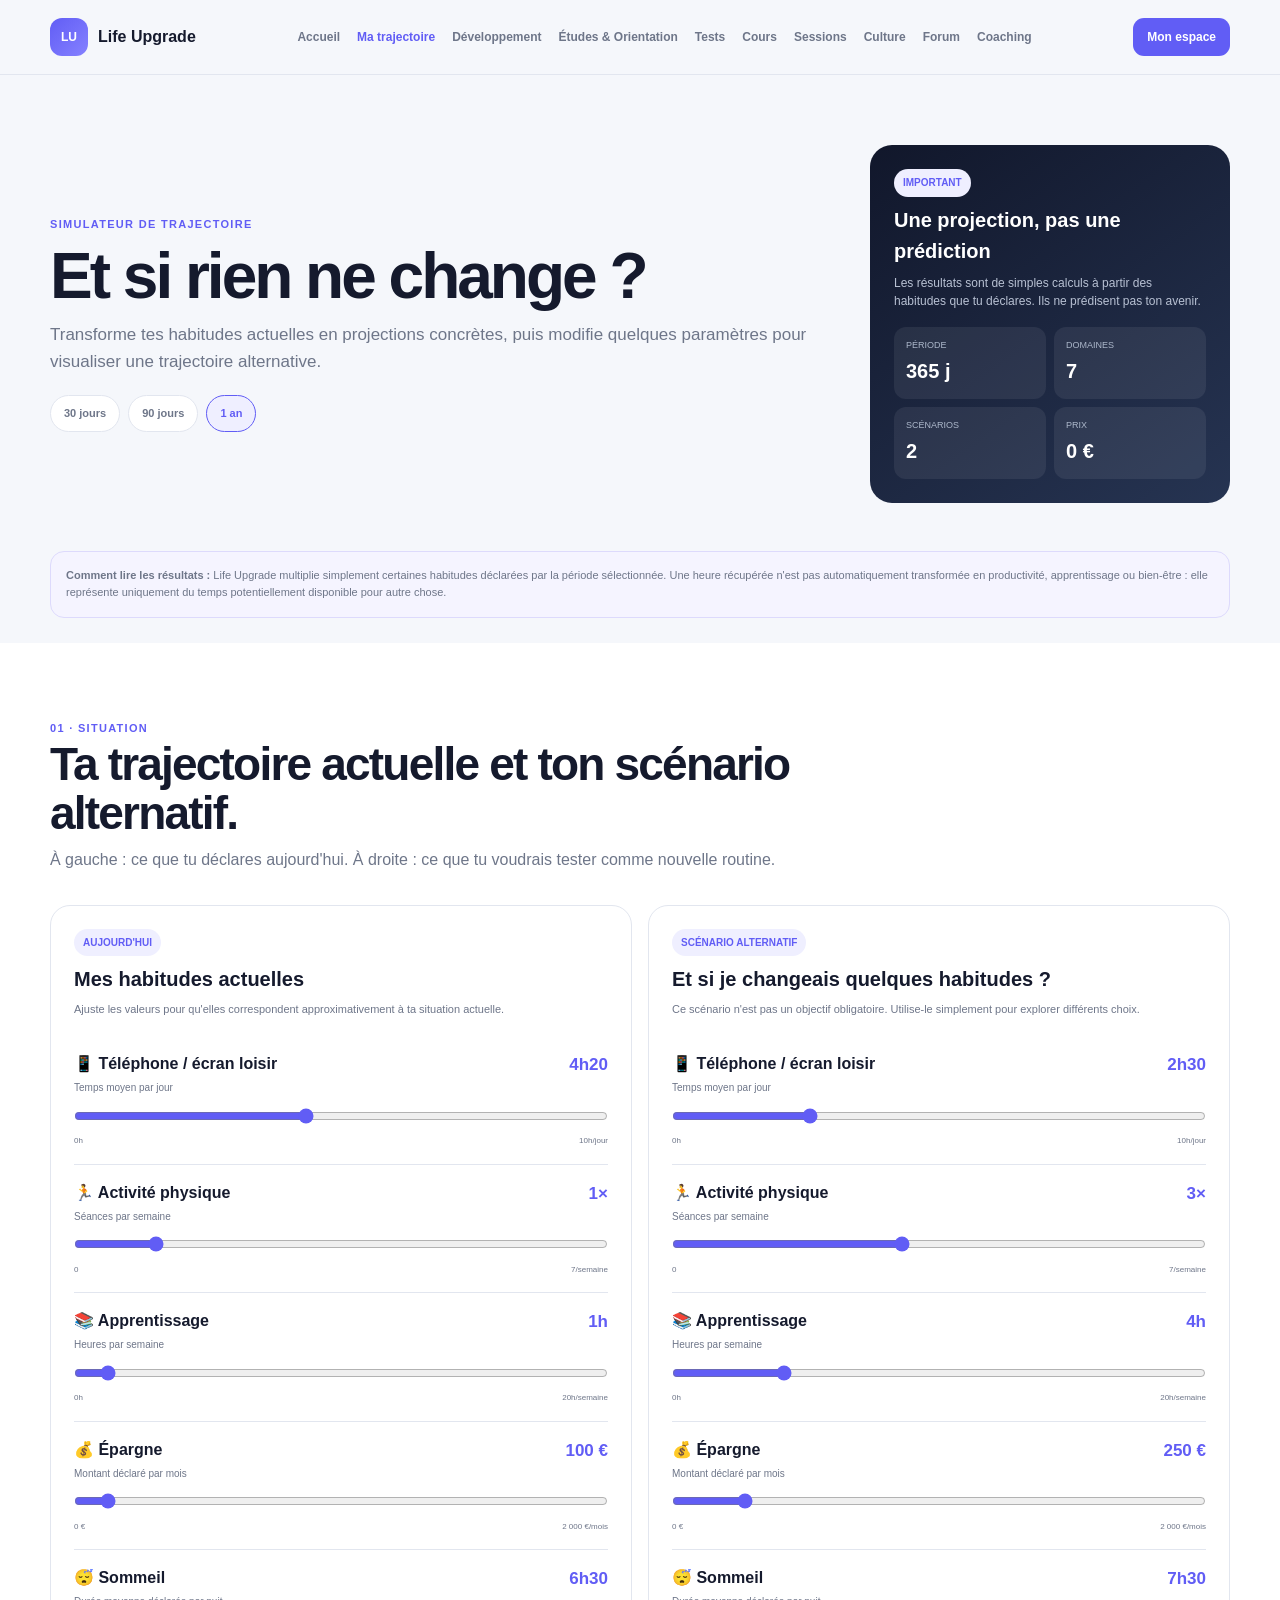
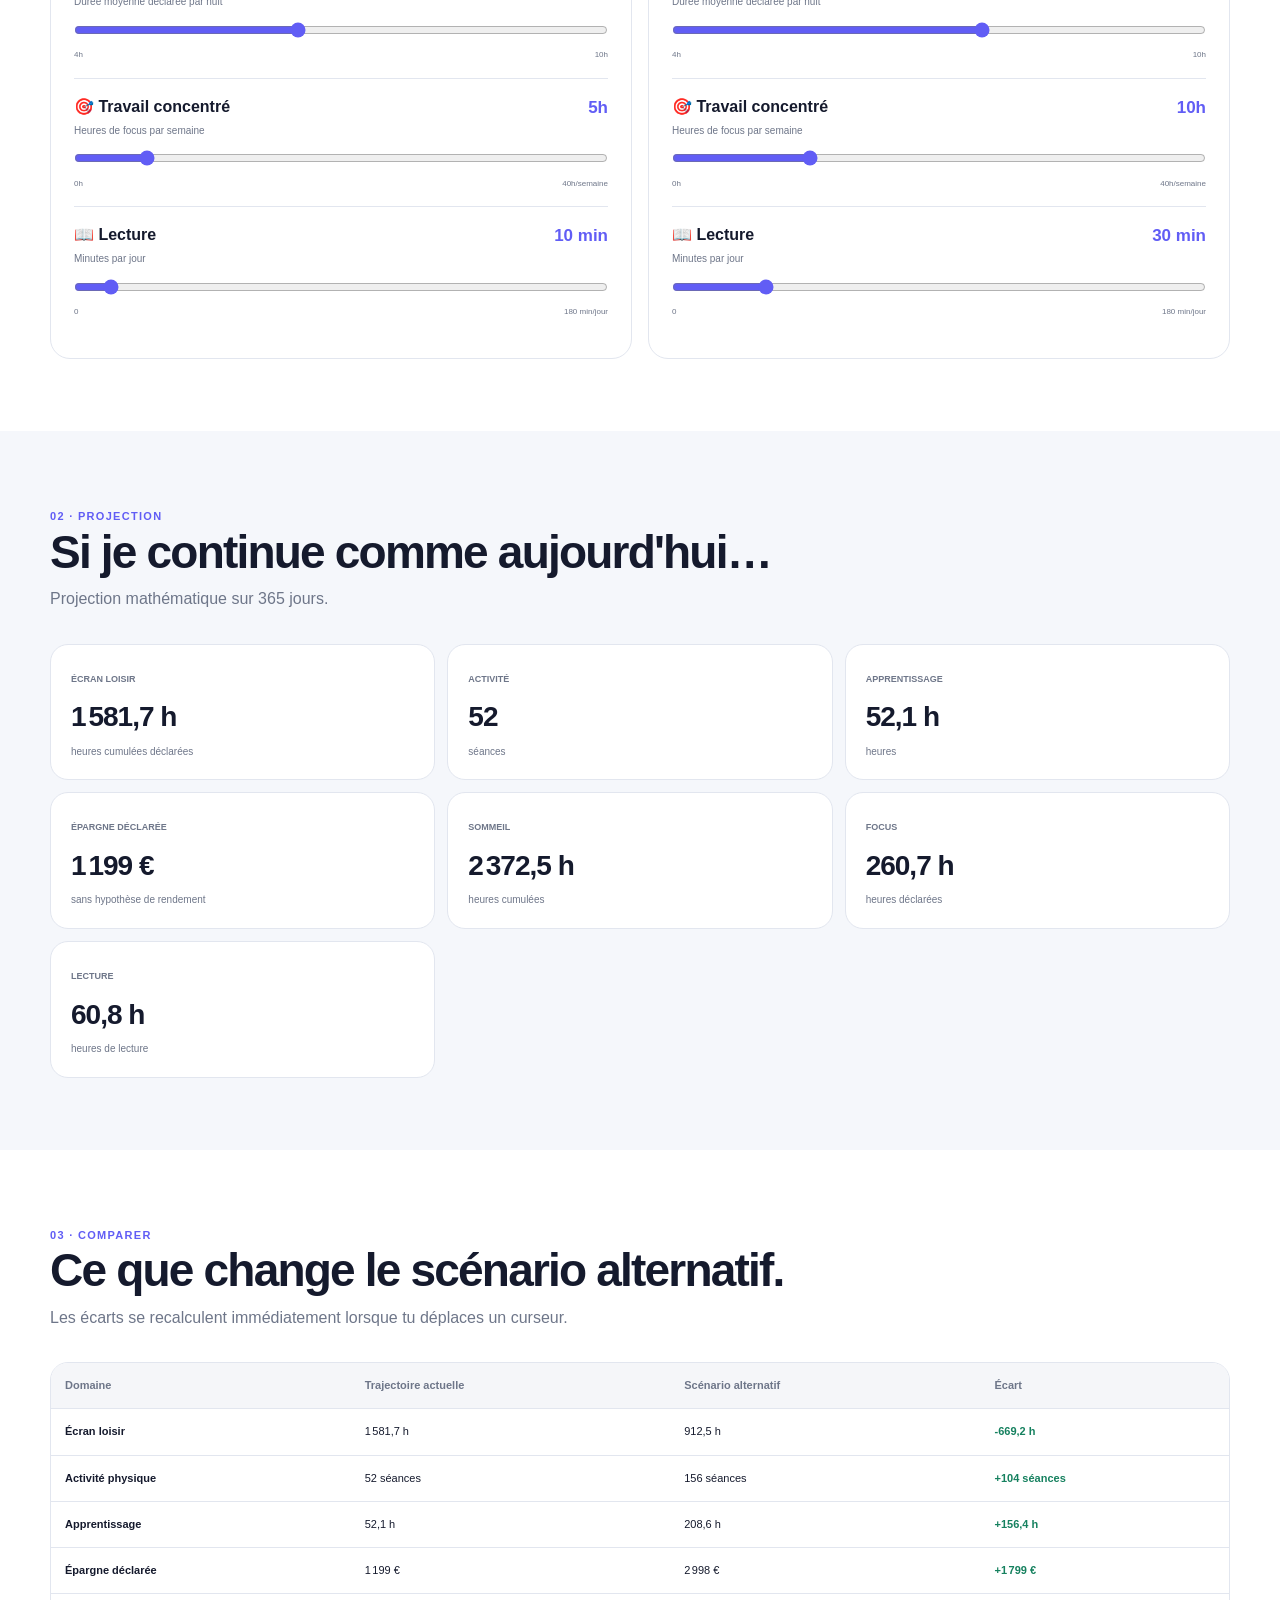
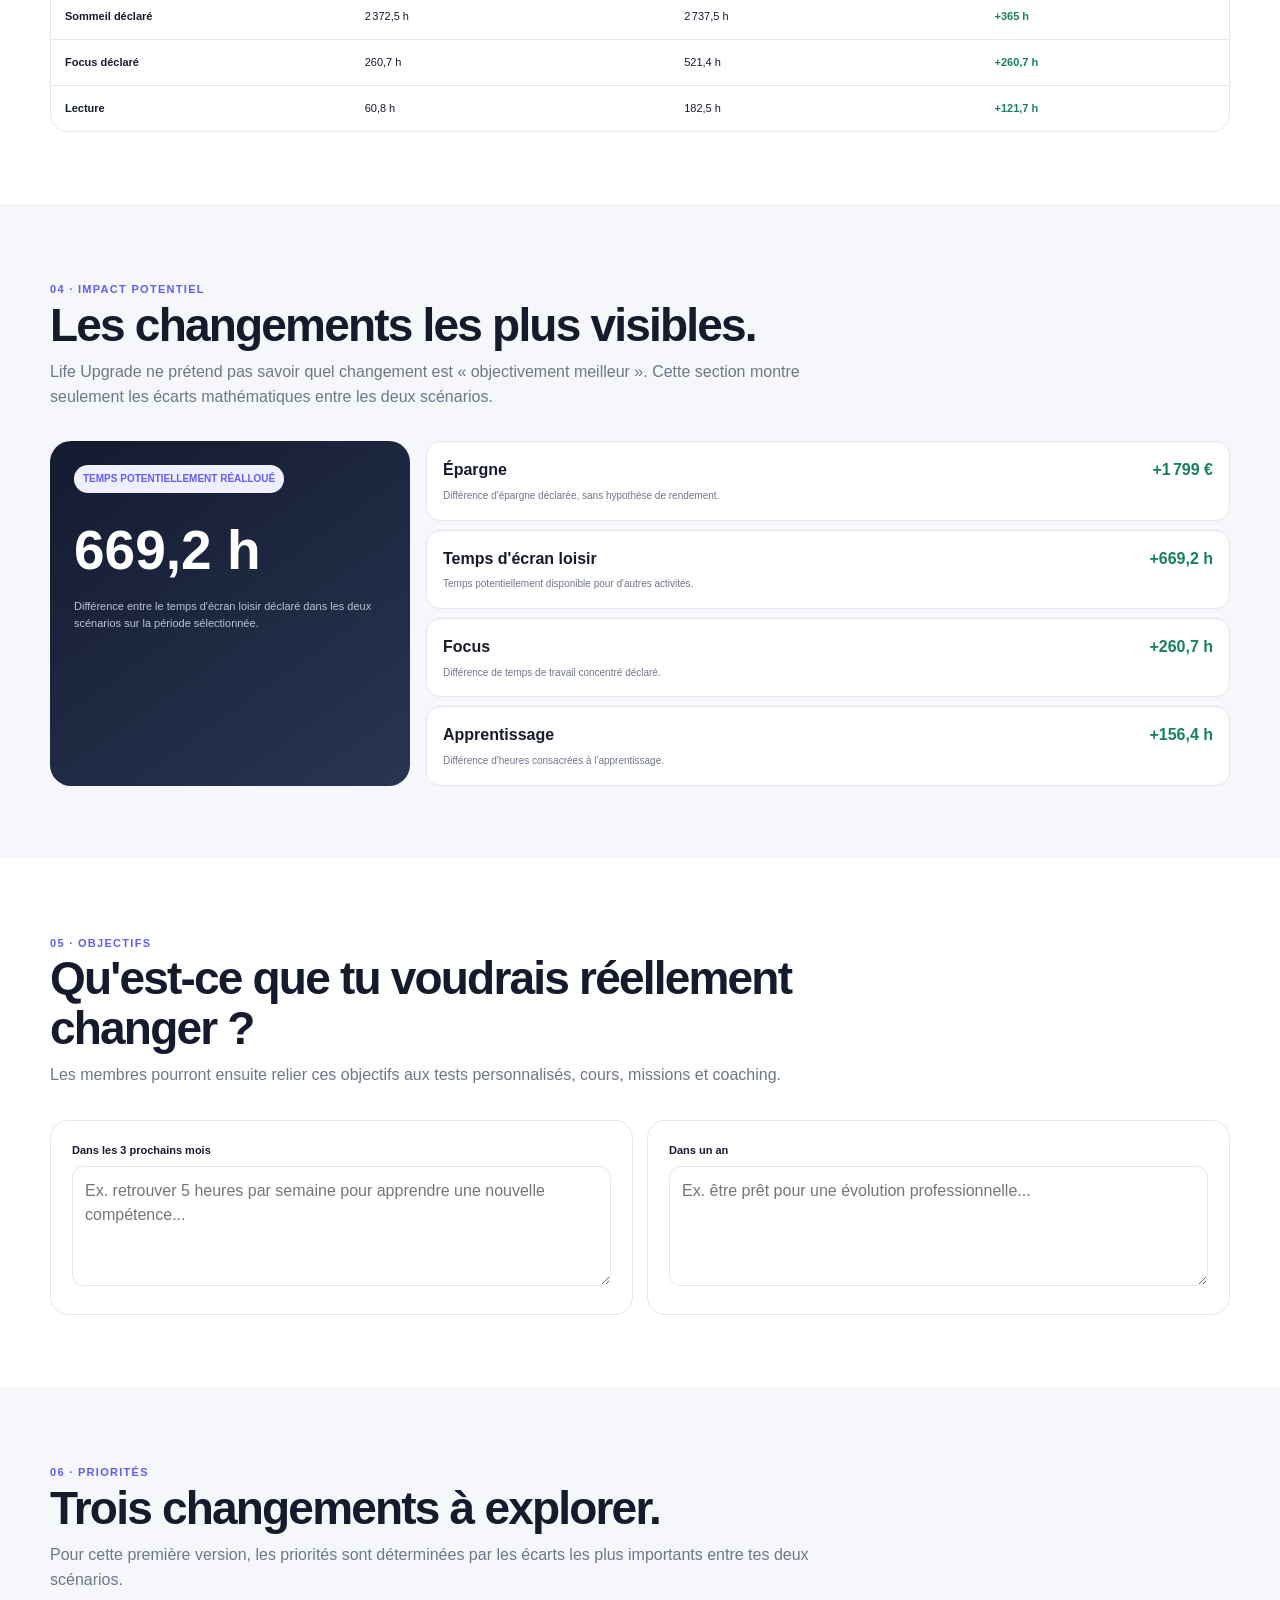
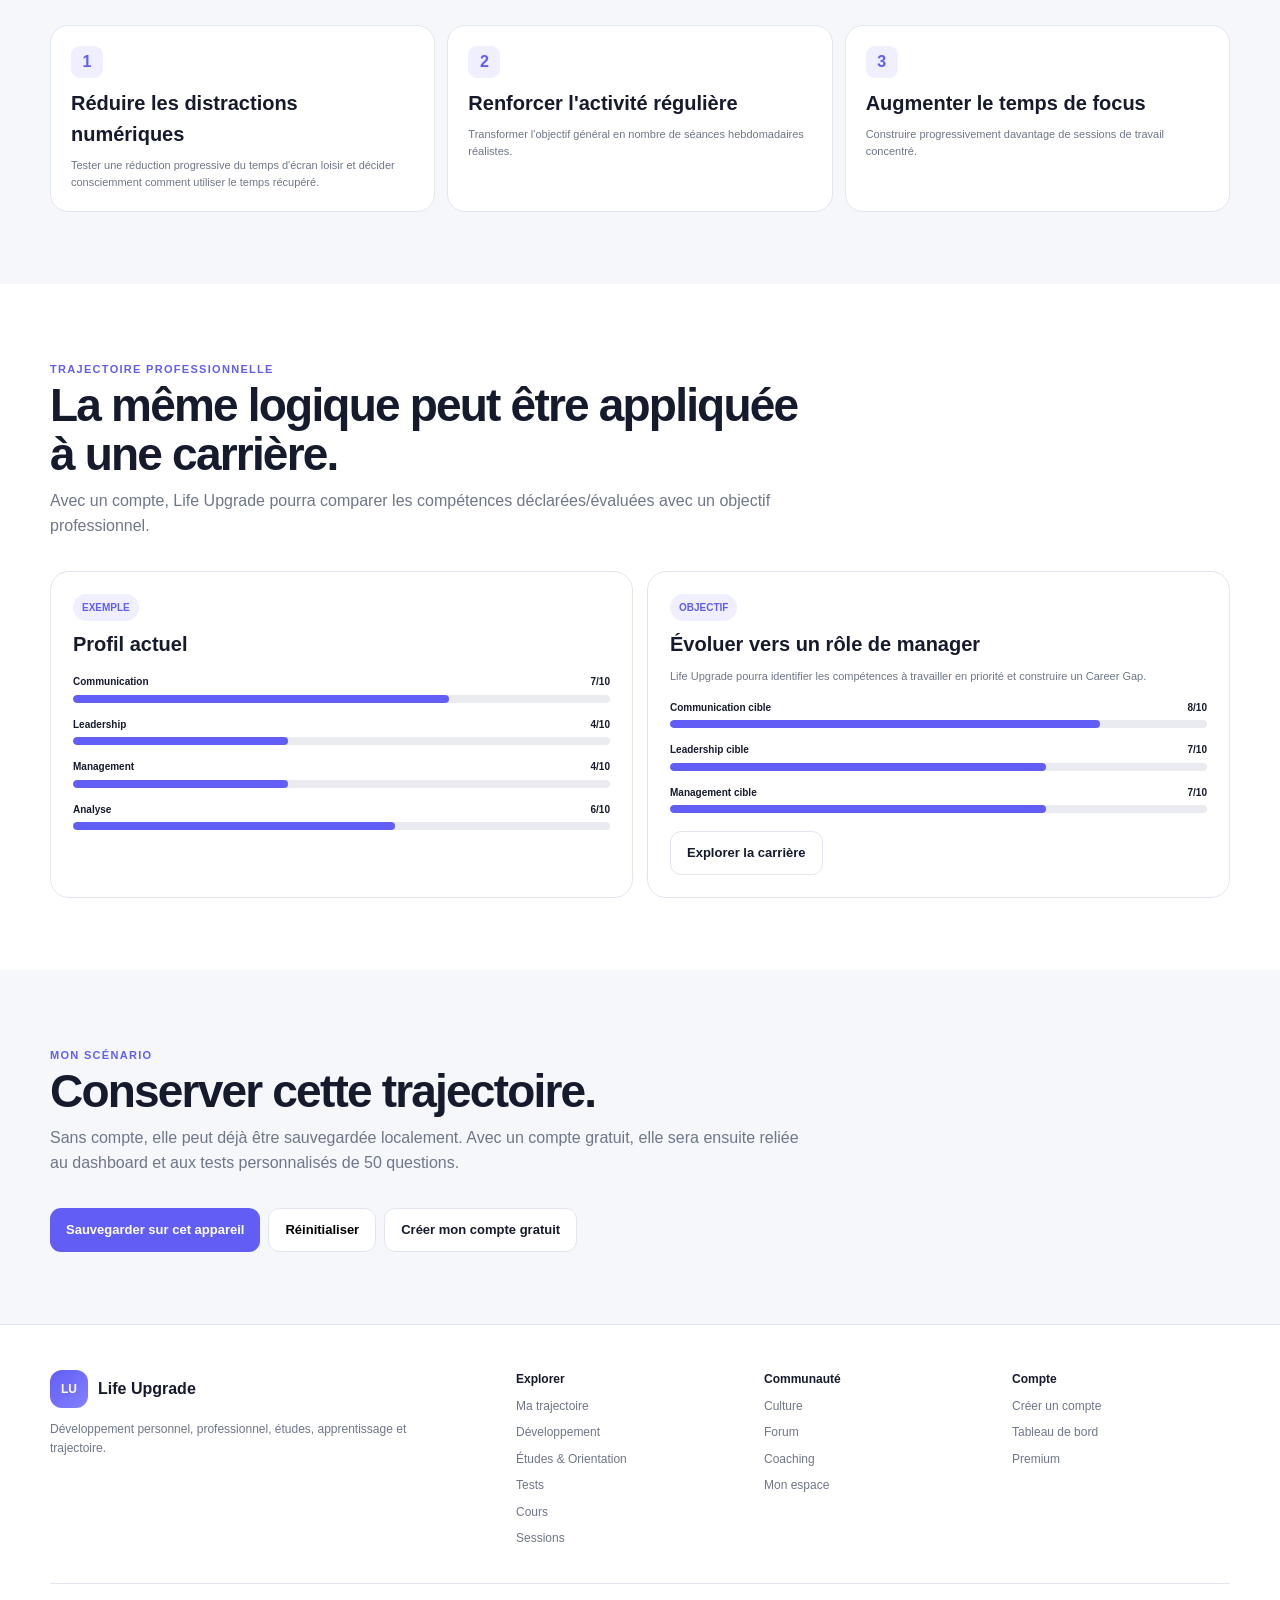
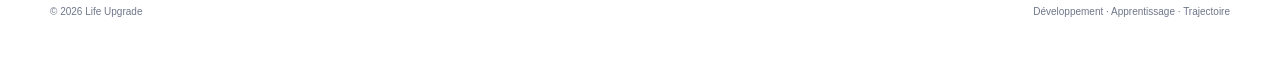
<file: trajectoire.html>
<!DOCTYPE html>
<html lang="fr">

<head>
<meta charset="UTF-8">
<meta name="viewport" content="width=device-width,initial-scale=1">

<title>Simulateur de trajectoire — Life Upgrade</title>

<meta
  name="description"
  content="Simule ta trajectoire personnelle et professionnelle à partir de tes habitudes, puis compare l'impact de changements simples."
>

<link rel="stylesheet" href="style.css">

<style>

/* ============================================================
   HERO
============================================================ */

.trajectory-hero{
  padding:70px 0 48px;
}

.trajectory-hero-grid{
  display:grid;
  grid-template-columns:1fr 360px;
  gap:28px;
  align-items:center;
}

.trajectory-hero p{
  max-width:760px;
  margin-top:15px;
  font-size:17px;
}

.trajectory-summary{
  padding:24px;
  border-radius:22px;
  color:white;
  background:linear-gradient(145deg,#11172b,#263452);
}

.trajectory-summary p{
  margin-top:7px;
  color:#b8c1d3;
  font-size:12px;
}

.summary-grid{
  display:grid;
  grid-template-columns:1fr 1fr;
  gap:8px;
  margin-top:16px;
}

.summary-box{
  padding:12px;
  border-radius:12px;
  background:rgba(255,255,255,.07);
}

.summary-box span{
  display:block;
  color:#adb8cb;
  font-size:9px;
}

.summary-box strong{
  display:block;
  margin-top:3px;
  font-size:20px;
}


/* ============================================================
   GENERAL
============================================================ */

.trajectory-section{
  padding:72px 0;
}

.trajectory-section.white{
  background:white;
}

.notice{
  padding:15px;
  border:1px solid #dddafc;
  border-radius:14px;
  background:#f5f4ff;
  color:var(--muted);
  font-size:11px;
  line-height:1.6;
}


/* ============================================================
   PERIOD
============================================================ */

.period-selector{
  display:flex;
  flex-wrap:wrap;
  gap:8px;
  margin-top:20px;
}

.period-button{
  padding:9px 13px;
  border:1px solid var(--border);
  border-radius:999px;
  background:white;
  color:var(--muted);
  cursor:pointer;
  font-size:11px;
  font-weight:800;
}

.period-button:hover,
.period-button.active{
  border-color:var(--primary);
  background:var(--soft);
  color:var(--primary);
}


/* ============================================================
   INPUT GRID
============================================================ */

.trajectory-layout{
  display:grid;
  grid-template-columns:1fr 1fr;
  gap:16px;
}

.trajectory-panel{
  padding:23px;
  border:1px solid var(--border);
  border-radius:20px;
  background:white;
}

.trajectory-panel h3{
  margin-bottom:6px;
}

.panel-intro{
  margin-bottom:18px;
  font-size:11px;
}


/* ============================================================
   CONTROLS
============================================================ */

.metric-control{
  padding:16px 0;
  border-bottom:1px solid var(--border);
}

.metric-control:last-child{
  border-bottom:0;
}

.metric-head{
  display:flex;
  justify-content:space-between;
  gap:12px;
  align-items:flex-start;
}

.metric-name{
  font-weight:900;
}

.metric-description{
  margin-top:3px;
  color:var(--muted);
  font-size:10px;
}

.metric-value{
  min-width:95px;
  text-align:right;
  color:var(--primary);
  font-size:17px;
  font-weight:900;
}

.metric-range{
  width:100%;
  margin-top:12px;
  accent-color:var(--primary);
}

.range-labels{
  display:flex;
  justify-content:space-between;
  margin-top:4px;
  color:var(--muted);
  font-size:8px;
}


/* ============================================================
   PROJECTION
============================================================ */

.projection-grid{
  display:grid;
  grid-template-columns:repeat(3,1fr);
  gap:12px;
  margin-top:22px;
}

.projection-card{
  padding:20px;
  border:1px solid var(--border);
  border-radius:18px;
  background:white;
}

.projection-card.highlight{
  border-color:#c8c5ff;
  background:#f7f6ff;
}

.projection-card span{
  color:var(--muted);
  font-size:9px;
  font-weight:800;
}

.projection-card strong{
  display:block;
  margin-top:6px;
  font-size:28px;
  letter-spacing:-1px;
}

.projection-card p{
  margin-top:5px;
  font-size:10px;
}


/* ============================================================
   COMPARE
============================================================ */

.compare-wrap{
  margin-top:25px;
  overflow-x:auto;
  border:1px solid var(--border);
  border-radius:18px;
  background:white;
}

.compare-table{
  width:100%;
  min-width:720px;
  border-collapse:collapse;
}

.compare-table th,
.compare-table td{
  padding:14px;
  border-bottom:1px solid var(--border);
  text-align:left;
  font-size:11px;
}

.compare-table th{
  color:var(--muted);
  background:#f5f6f9;
}

.compare-table tr:last-child td{
  border-bottom:0;
}

.compare-positive{
  color:#16815f;
  font-weight:900;
}

.compare-neutral{
  color:var(--muted);
}


/* ============================================================
   IMPACT
============================================================ */

.impact-layout{
  display:grid;
  grid-template-columns:360px 1fr;
  gap:16px;
  margin-top:20px;
}

.impact-score{
  padding:24px;
  border-radius:21px;
  color:white;
  background:linear-gradient(145deg,#141a30,#283652);
}

.impact-score p{
  color:#bbc4d5;
  font-size:11px;
}

.impact-number{
  margin:15px 0 5px;
  font-size:55px;
  font-weight:900;
}

.impact-list{
  display:grid;
  gap:9px;
}

.impact-item{
  padding:16px;
  border:1px solid var(--border);
  border-radius:14px;
  background:white;
}

.impact-item-top{
  display:flex;
  justify-content:space-between;
  gap:12px;
}

.impact-item p{
  margin-top:5px;
  font-size:10px;
}


/* ============================================================
   OBJECTIVES
============================================================ */

.objective-grid{
  display:grid;
  grid-template-columns:1fr 1fr;
  gap:14px;
}

.objective-card{
  padding:21px;
  border:1px solid var(--border);
  border-radius:18px;
  background:white;
}

.objective-card label{
  display:block;
  margin-bottom:7px;
  font-size:11px;
  font-weight:900;
}

.objective-card textarea{
  width:100%;
  min-height:120px;
  padding:12px;
  border:1px solid var(--border);
  border-radius:11px;
  resize:vertical;
  font:inherit;
}


/* ============================================================
   PRIORITIES
============================================================ */

.priority-list{
  display:grid;
  grid-template-columns:repeat(3,1fr);
  gap:12px;
  margin-top:20px;
}

.priority-card{
  padding:20px;
  border:1px solid var(--border);
  border-radius:18px;
  background:white;
}

.priority-number{
  width:32px;
  height:32px;
  display:grid;
  place-items:center;
  margin-bottom:10px;
  border-radius:9px;
  background:var(--soft);
  color:var(--primary);
  font-weight:900;
}

.priority-card p{
  margin-top:7px;
  font-size:11px;
}


/* ============================================================
   PROFESSIONAL
============================================================ */

.career-grid{
  display:grid;
  grid-template-columns:repeat(2,1fr);
  gap:14px;
}

.career-card{
  padding:22px;
  border:1px solid var(--border);
  border-radius:19px;
  background:white;
}

.career-card p{
  margin-top:8px;
  font-size:11px;
}

.skill-row{
  margin-top:14px;
}

.skill-head{
  display:flex;
  justify-content:space-between;
  gap:10px;
  margin-bottom:5px;
  font-size:10px;
  font-weight:800;
}

.skill-track{
  height:8px;
  overflow:hidden;
  border-radius:999px;
  background:#e9ebf1;
}

.skill-track i{
  display:block;
  height:100%;
  border-radius:999px;
  background:var(--primary);
}


/* ============================================================
   ACTIONS
============================================================ */

.save-zone{
  display:flex;
  flex-wrap:wrap;
  gap:8px;
  margin-top:22px;
}

.save-zone button{
  border:0;
  cursor:pointer;
}

.saved-message{
  display:none;
  margin-top:12px;
  color:#16815f;
  font-size:11px;
  font-weight:900;
}

.saved-message.show{
  display:block;
}


/* ============================================================
   RESPONSIVE
============================================================ */

@media(max-width:950px){

  .trajectory-hero-grid,
  .trajectory-layout,
  .impact-layout,
  .career-grid{
    grid-template-columns:1fr;
  }

  .projection-grid,
  .priority-list{
    grid-template-columns:1fr 1fr;
  }

}

@media(max-width:650px){

  .projection-grid,
  .priority-list,
  .objective-grid{
    grid-template-columns:1fr;
  }

}

</style>
</head>


<body>

<div id="lifeUpgradeHeader"></div>


<main>


<!-- ============================================================
     HERO
============================================================ -->

<section class="trajectory-hero">

<div class="container trajectory-hero-grid">

  <div>

    <div class="eyebrow">
      SIMULATEUR DE TRAJECTOIRE
    </div>

    <h1 style="font-size:clamp(44px,5vw,67px)">
      Et si rien ne change ?
    </h1>

    <p>
      Transforme tes habitudes actuelles en projections concrètes,
      puis modifie quelques paramètres pour visualiser
      une trajectoire alternative.
    </p>

    <div class="period-selector">

      <button
        class="period-button"
        data-days="30"
        onclick="setPeriod(30,this)"
      >
        30 jours
      </button>

      <button
        class="period-button"
        data-days="90"
        onclick="setPeriod(90,this)"
      >
        90 jours
      </button>

      <button
        class="period-button active"
        data-days="365"
        onclick="setPeriod(365,this)"
      >
        1 an
      </button>

    </div>

  </div>


  <div class="trajectory-summary">

    <span class="badge">
      IMPORTANT
    </span>

    <h3 style="margin-top:8px">
      Une projection, pas une prédiction
    </h3>

    <p>
      Les résultats sont de simples calculs
      à partir des habitudes que tu déclares.
      Ils ne prédisent pas ton avenir.
    </p>

    <div class="summary-grid">

      <div class="summary-box">
        <span>PÉRIODE</span>
        <strong id="heroPeriod">365 j</strong>
      </div>

      <div class="summary-box">
        <span>DOMAINES</span>
        <strong>7</strong>
      </div>

      <div class="summary-box">
        <span>SCÉNARIOS</span>
        <strong>2</strong>
      </div>

      <div class="summary-box">
        <span>PRIX</span>
        <strong>0 €</strong>
      </div>

    </div>

  </div>

</div>

</section>



<!-- ============================================================
     NOTICE
============================================================ -->

<section style="padding-bottom:25px">

<div class="container">

  <div class="notice">

    <strong>
      Comment lire les résultats :
    </strong>

    Life Upgrade multiplie simplement certaines habitudes déclarées
    par la période sélectionnée. Une heure récupérée n'est pas automatiquement
    transformée en productivité, apprentissage ou bien-être :
    elle représente uniquement du temps potentiellement disponible pour autre chose.

  </div>

</div>

</section>



<!-- ============================================================
     SIMULATOR
============================================================ -->

<section class="trajectory-section white">

<div class="container">

  <div class="section-title">

    <span class="eyebrow">
      01 · SITUATION
    </span>

    <h2>
      Ta trajectoire actuelle et ton scénario alternatif.
    </h2>

    <p>
      À gauche : ce que tu déclares aujourd'hui.
      À droite : ce que tu voudrais tester comme nouvelle routine.
    </p>

  </div>


  <div class="trajectory-layout">


    <!-- CURRENT -->

    <div class="trajectory-panel">

      <span class="badge">
        AUJOURD'HUI
      </span>

      <h3 style="margin-top:8px">
        Mes habitudes actuelles
      </h3>

      <p class="panel-intro">
        Ajuste les valeurs pour qu'elles correspondent approximativement
        à ta situation actuelle.
      </p>


      <!-- PHONE -->

      <div class="metric-control">

        <div class="metric-head">

          <div>
            <div class="metric-name">
              📱 Téléphone / écran loisir
            </div>

            <div class="metric-description">
              Temps moyen par jour
            </div>
          </div>

          <div
            id="currentPhoneValue"
            class="metric-value"
          >
            4h20
          </div>

        </div>

        <input
          id="currentPhone"
          class="metric-range"
          type="range"
          min="0"
          max="600"
          step="10"
          value="260"
          oninput="updateTrajectory()"
        >

        <div class="range-labels">
          <span>0h</span>
          <span>10h/jour</span>
        </div>

      </div>


      <!-- SPORT -->

      <div class="metric-control">

        <div class="metric-head">

          <div>
            <div class="metric-name">
              🏃 Activité physique
            </div>

            <div class="metric-description">
              Séances par semaine
            </div>
          </div>

          <div
            id="currentSportValue"
            class="metric-value"
          >
            1×
          </div>

        </div>

        <input
          id="currentSport"
          class="metric-range"
          type="range"
          min="0"
          max="7"
          step="1"
          value="1"
          oninput="updateTrajectory()"
        >

        <div class="range-labels">
          <span>0</span>
          <span>7/semaine</span>
        </div>

      </div>


      <!-- LEARNING -->

      <div class="metric-control">

        <div class="metric-head">

          <div>
            <div class="metric-name">
              📚 Apprentissage
            </div>

            <div class="metric-description">
              Heures par semaine
            </div>
          </div>

          <div
            id="currentLearningValue"
            class="metric-value"
          >
            1h
          </div>

        </div>

        <input
          id="currentLearning"
          class="metric-range"
          type="range"
          min="0"
          max="20"
          step=".5"
          value="1"
          oninput="updateTrajectory()"
        >

        <div class="range-labels">
          <span>0h</span>
          <span>20h/semaine</span>
        </div>

      </div>


      <!-- SAVING -->

      <div class="metric-control">

        <div class="metric-head">

          <div>
            <div class="metric-name">
              💰 Épargne
            </div>

            <div class="metric-description">
              Montant déclaré par mois
            </div>
          </div>

          <div
            id="currentSavingValue"
            class="metric-value"
          >
            100 €
          </div>

        </div>

        <input
          id="currentSaving"
          class="metric-range"
          type="range"
          min="0"
          max="2000"
          step="25"
          value="100"
          oninput="updateTrajectory()"
        >

        <div class="range-labels">
          <span>0 €</span>
          <span>2 000 €/mois</span>
        </div>

      </div>


      <!-- SLEEP -->

      <div class="metric-control">

        <div class="metric-head">

          <div>
            <div class="metric-name">
              😴 Sommeil
            </div>

            <div class="metric-description">
              Durée moyenne déclarée par nuit
            </div>
          </div>

          <div
            id="currentSleepValue"
            class="metric-value"
          >
            6h30
          </div>

        </div>

        <input
          id="currentSleep"
          class="metric-range"
          type="range"
          min="240"
          max="600"
          step="15"
          value="390"
          oninput="updateTrajectory()"
        >

        <div class="range-labels">
          <span>4h</span>
          <span>10h</span>
        </div>

      </div>


      <!-- FOCUS -->

      <div class="metric-control">

        <div class="metric-head">

          <div>
            <div class="metric-name">
              🎯 Travail concentré
            </div>

            <div class="metric-description">
              Heures de focus par semaine
            </div>
          </div>

          <div
            id="currentFocusValue"
            class="metric-value"
          >
            5h
          </div>

        </div>

        <input
          id="currentFocus"
          class="metric-range"
          type="range"
          min="0"
          max="40"
          step=".5"
          value="5"
          oninput="updateTrajectory()"
        >

        <div class="range-labels">
          <span>0h</span>
          <span>40h/semaine</span>
        </div>

      </div>


      <!-- READING -->

      <div class="metric-control">

        <div class="metric-head">

          <div>
            <div class="metric-name">
              📖 Lecture
            </div>

            <div class="metric-description">
              Minutes par jour
            </div>
          </div>

          <div
            id="currentReadingValue"
            class="metric-value"
          >
            10 min
          </div>

        </div>

        <input
          id="currentReading"
          class="metric-range"
          type="range"
          min="0"
          max="180"
          step="5"
          value="10"
          oninput="updateTrajectory()"
        >

        <div class="range-labels">
          <span>0</span>
          <span>180 min/jour</span>
        </div>

      </div>

    </div>



    <!-- TARGET -->

    <div class="trajectory-panel">

      <span class="badge">
        SCÉNARIO ALTERNATIF
      </span>

      <h3 style="margin-top:8px">
        Et si je changeais quelques habitudes ?
      </h3>

      <p class="panel-intro">
        Ce scénario n'est pas un objectif obligatoire.
        Utilise-le simplement pour explorer différents choix.
      </p>


      <!-- PHONE -->

      <div class="metric-control">

        <div class="metric-head">

          <div>
            <div class="metric-name">
              📱 Téléphone / écran loisir
            </div>

            <div class="metric-description">
              Temps moyen par jour
            </div>
          </div>

          <div
            id="targetPhoneValue"
            class="metric-value"
          >
            2h30
          </div>

        </div>

        <input
          id="targetPhone"
          class="metric-range"
          type="range"
          min="0"
          max="600"
          step="10"
          value="150"
          oninput="updateTrajectory()"
        >

        <div class="range-labels">
          <span>0h</span>
          <span>10h/jour</span>
        </div>

      </div>


      <!-- SPORT -->

      <div class="metric-control">

        <div class="metric-head">

          <div>
            <div class="metric-name">
              🏃 Activité physique
            </div>

            <div class="metric-description">
              Séances par semaine
            </div>
          </div>

          <div
            id="targetSportValue"
            class="metric-value"
          >
            3×
          </div>

        </div>

        <input
          id="targetSport"
          class="metric-range"
          type="range"
          min="0"
          max="7"
          step="1"
          value="3"
          oninput="updateTrajectory()"
        >

        <div class="range-labels">
          <span>0</span>
          <span>7/semaine</span>
        </div>

      </div>


      <!-- LEARNING -->

      <div class="metric-control">

        <div class="metric-head">

          <div>
            <div class="metric-name">
              📚 Apprentissage
            </div>

            <div class="metric-description">
              Heures par semaine
            </div>
          </div>

          <div
            id="targetLearningValue"
            class="metric-value"
          >
            4h
          </div>

        </div>

        <input
          id="targetLearning"
          class="metric-range"
          type="range"
          min="0"
          max="20"
          step=".5"
          value="4"
          oninput="updateTrajectory()"
        >

        <div class="range-labels">
          <span>0h</span>
          <span>20h/semaine</span>
        </div>

      </div>


      <!-- SAVING -->

      <div class="metric-control">

        <div class="metric-head">

          <div>
            <div class="metric-name">
              💰 Épargne
            </div>

            <div class="metric-description">
              Montant déclaré par mois
            </div>
          </div>

          <div
            id="targetSavingValue"
            class="metric-value"
          >
            250 €
          </div>

        </div>

        <input
          id="targetSaving"
          class="metric-range"
          type="range"
          min="0"
          max="2000"
          step="25"
          value="250"
          oninput="updateTrajectory()"
        >

        <div class="range-labels">
          <span>0 €</span>
          <span>2 000 €/mois</span>
        </div>

      </div>


      <!-- SLEEP -->

      <div class="metric-control">

        <div class="metric-head">

          <div>
            <div class="metric-name">
              😴 Sommeil
            </div>

            <div class="metric-description">
              Durée moyenne déclarée par nuit
            </div>
          </div>

          <div
            id="targetSleepValue"
            class="metric-value"
          >
            7h30
          </div>

        </div>

        <input
          id="targetSleep"
          class="metric-range"
          type="range"
          min="240"
          max="600"
          step="15"
          value="450"
          oninput="updateTrajectory()"
        >

        <div class="range-labels">
          <span>4h</span>
          <span>10h</span>
        </div>

      </div>


      <!-- FOCUS -->

      <div class="metric-control">

        <div class="metric-head">

          <div>
            <div class="metric-name">
              🎯 Travail concentré
            </div>

            <div class="metric-description">
              Heures de focus par semaine
            </div>
          </div>

          <div
            id="targetFocusValue"
            class="metric-value"
          >
            10h
          </div>

        </div>

        <input
          id="targetFocus"
          class="metric-range"
          type="range"
          min="0"
          max="40"
          step=".5"
          value="10"
          oninput="updateTrajectory()"
        >

        <div class="range-labels">
          <span>0h</span>
          <span>40h/semaine</span>
        </div>

      </div>


      <!-- READING -->

      <div class="metric-control">

        <div class="metric-head">

          <div>
            <div class="metric-name">
              📖 Lecture
            </div>

            <div class="metric-description">
              Minutes par jour
            </div>
          </div>

          <div
            id="targetReadingValue"
            class="metric-value"
          >
            30 min
          </div>

        </div>

        <input
          id="targetReading"
          class="metric-range"
          type="range"
          min="0"
          max="180"
          step="5"
          value="30"
          oninput="updateTrajectory()"
        >

        <div class="range-labels">
          <span>0</span>
          <span>180 min/jour</span>
        </div>

      </div>

    </div>

  </div>

</div>

</section>



<!-- ============================================================
     CURRENT PROJECTION
============================================================ -->

<section class="trajectory-section">

<div class="container">

  <div class="section-title">

    <span class="eyebrow">
      02 · PROJECTION
    </span>

    <h2>
      Si je continue comme aujourd'hui…
    </h2>

    <p id="projectionPeriodText">
      Projection mathématique sur 365 jours.
    </p>

  </div>


  <div class="projection-grid">

    <div class="projection-card">

      <span>
        ÉCRAN LOISIR
      </span>

      <strong id="projectionPhone">
        —
      </strong>

      <p>
        heures cumulées déclarées
      </p>

    </div>


    <div class="projection-card">

      <span>
        ACTIVITÉ
      </span>

      <strong id="projectionSport">
        —
      </strong>

      <p>
        séances
      </p>

    </div>


    <div class="projection-card">

      <span>
        APPRENTISSAGE
      </span>

      <strong id="projectionLearning">
        —
      </strong>

      <p>
        heures
      </p>

    </div>


    <div class="projection-card">

      <span>
        ÉPARGNE DÉCLARÉE
      </span>

      <strong id="projectionSaving">
        —
      </strong>

      <p>
        sans hypothèse de rendement
      </p>

    </div>


    <div class="projection-card">

      <span>
        SOMMEIL
      </span>

      <strong id="projectionSleep">
        —
      </strong>

      <p>
        heures cumulées
      </p>

    </div>


    <div class="projection-card">

      <span>
        FOCUS
      </span>

      <strong id="projectionFocus">
        —
      </strong>

      <p>
        heures déclarées
      </p>

    </div>


    <div class="projection-card">

      <span>
        LECTURE
      </span>

      <strong id="projectionReading">
        —
      </strong>

      <p>
        heures de lecture
      </p>

    </div>

  </div>

</div>

</section>



<!-- ============================================================
     COMPARISON
============================================================ -->

<section class="trajectory-section white">

<div class="container">

  <div class="section-title">

    <span class="eyebrow">
      03 · COMPARER
    </span>

    <h2>
      Ce que change le scénario alternatif.
    </h2>

    <p>
      Les écarts se recalculent immédiatement
      lorsque tu déplaces un curseur.
    </p>

  </div>


  <div class="compare-wrap">

    <table class="compare-table">

      <thead>

        <tr>

          <th>
            Domaine
          </th>

          <th>
            Trajectoire actuelle
          </th>

          <th>
            Scénario alternatif
          </th>

          <th>
            Écart
          </th>

        </tr>

      </thead>

      <tbody id="comparisonBody"></tbody>

    </table>

  </div>

</div>

</section>



<!-- ============================================================
     IMPACT
============================================================ -->

<section class="trajectory-section">

<div class="container">

  <div class="section-title">

    <span class="eyebrow">
      04 · IMPACT POTENTIEL
    </span>

    <h2>
      Les changements les plus visibles.
    </h2>

    <p>
      Life Upgrade ne prétend pas savoir quel changement est
      « objectivement meilleur ». Cette section montre seulement
      les écarts mathématiques entre les deux scénarios.
    </p>

  </div>


  <div class="impact-layout">


    <div class="impact-score">

      <span class="badge">
        TEMPS POTENTIELLEMENT RÉALLOUÉ
      </span>

      <div
        id="recoveredTime"
        class="impact-number"
      >
        0h
      </div>

      <p>
        Différence entre le temps d'écran loisir déclaré
        dans les deux scénarios sur la période sélectionnée.
      </p>

    </div>


    <div
      id="impactList"
      class="impact-list"
    ></div>

  </div>

</div>

</section>



<!-- ============================================================
     OBJECTIVES
============================================================ -->

<section class="trajectory-section white">

<div class="container">

  <div class="section-title">

    <span class="eyebrow">
      05 · OBJECTIFS
    </span>

    <h2>
      Qu'est-ce que tu voudrais réellement changer ?
    </h2>

    <p>
      Les membres pourront ensuite relier ces objectifs
      aux tests personnalisés, cours, missions et coaching.
    </p>

  </div>


  <div class="objective-grid">


    <div class="objective-card">

      <label for="objective90">
        Dans les 3 prochains mois
      </label>

      <textarea
        id="objective90"
        placeholder="Ex. retrouver 5 heures par semaine pour apprendre une nouvelle compétence..."
      ></textarea>

    </div>


    <div class="objective-card">

      <label for="objective365">
        Dans un an
      </label>

      <textarea
        id="objective365"
        placeholder="Ex. être prêt pour une évolution professionnelle..."
      ></textarea>

    </div>

  </div>

</div>

</section>



<!-- ============================================================
     PRIORITIES
============================================================ -->

<section class="trajectory-section">

<div class="container">

  <div class="section-title">

    <span class="eyebrow">
      06 · PRIORITÉS
    </span>

    <h2>
      Trois changements à explorer.
    </h2>

    <p>
      Pour cette première version, les priorités sont déterminées
      par les écarts les plus importants entre tes deux scénarios.
    </p>

  </div>


  <div
    id="priorityList"
    class="priority-list"
  ></div>

</div>

</section>



<!-- ============================================================
     CAREER TRAJECTORY
============================================================ -->

<section class="trajectory-section white">

<div class="container">

  <div class="section-title">

    <span class="eyebrow">
      TRAJECTOIRE PROFESSIONNELLE
    </span>

    <h2>
      La même logique peut être appliquée à une carrière.
    </h2>

    <p>
      Avec un compte, Life Upgrade pourra comparer les compétences
      déclarées/évaluées avec un objectif professionnel.
    </p>

  </div>


  <div class="career-grid">


    <div class="career-card">

      <span class="badge">
        EXEMPLE
      </span>

      <h3 style="margin-top:8px">
        Profil actuel
      </h3>

      <div class="skill-row">

        <div class="skill-head">
          <span>Communication</span>
          <strong>7/10</strong>
        </div>

        <div class="skill-track">
          <i style="width:70%"></i>
        </div>

      </div>


      <div class="skill-row">

        <div class="skill-head">
          <span>Leadership</span>
          <strong>4/10</strong>
        </div>

        <div class="skill-track">
          <i style="width:40%"></i>
        </div>

      </div>


      <div class="skill-row">

        <div class="skill-head">
          <span>Management</span>
          <strong>4/10</strong>
        </div>

        <div class="skill-track">
          <i style="width:40%"></i>
        </div>

      </div>


      <div class="skill-row">

        <div class="skill-head">
          <span>Analyse</span>
          <strong>6/10</strong>
        </div>

        <div class="skill-track">
          <i style="width:60%"></i>
        </div>

      </div>

    </div>



    <div class="career-card">

      <span class="badge">
        OBJECTIF
      </span>

      <h3 style="margin-top:8px">
        Évoluer vers un rôle de manager
      </h3>

      <p>
        Life Upgrade pourra identifier les compétences
        à travailler en priorité et construire un Career Gap.
      </p>


      <div class="skill-row">

        <div class="skill-head">
          <span>Communication cible</span>
          <strong>8/10</strong>
        </div>

        <div class="skill-track">
          <i style="width:80%"></i>
        </div>

      </div>


      <div class="skill-row">

        <div class="skill-head">
          <span>Leadership cible</span>
          <strong>7/10</strong>
        </div>

        <div class="skill-track">
          <i style="width:70%"></i>
        </div>

      </div>


      <div class="skill-row">

        <div class="skill-head">
          <span>Management cible</span>
          <strong>7/10</strong>
        </div>

        <div class="skill-track">
          <i style="width:70%"></i>
        </div>

      </div>


      <div style="margin-top:18px">

        <a
          class="button secondary"
          href="developpement.html#carriere"
        >
          Explorer la carrière
        </a>

      </div>

    </div>

  </div>

</div>

</section>



<!-- ============================================================
     SAVE
============================================================ -->

<section class="trajectory-section">

<div class="container">

  <div class="section-title">

    <span class="eyebrow">
      MON SCÉNARIO
    </span>

    <h2>
      Conserver cette trajectoire.
    </h2>

    <p>
      Sans compte, elle peut déjà être sauvegardée localement.
      Avec un compte gratuit, elle sera ensuite reliée
      au dashboard et aux tests personnalisés de 50 questions.
    </p>

  </div>


  <div class="save-zone">

    <button
      class="button primary"
      onclick="saveTrajectory()"
    >
      Sauvegarder sur cet appareil
    </button>

    <button
      class="button secondary"
      onclick="resetTrajectory()"
      style="border:1px solid var(--border)"
    >
      Réinitialiser
    </button>

    <a
      class="button secondary"
      href="inscription.html"
    >
      Créer mon compte gratuit
    </a>

  </div>


  <div
    id="savedMessage"
    class="saved-message"
  >
    ✓ Trajectoire sauvegardée localement.
  </div>

</div>

</section>


</main>


<div id="lifeUpgradeFooter"></div>


<script src="common.js"></script>


<script>

/* ============================================================
   STATE
============================================================ */

const TRAJECTORY_KEY =
  "lifeUpgradeTrajectory";

let trajectoryDays =
  365;


/* ============================================================
   HELPERS
============================================================ */

function numberValue(id){

  return Number(
    document
      .getElementById(id)
      .value
  );

}


function hoursFromMinutes(
  minutes
){

  const hours =
    Math.floor(
      minutes / 60
    );

  const remaining =
    minutes % 60;


  if(
    remaining === 0
  ){

    return hours + "h";

  }


  return (
    hours +
    "h" +
    String(remaining)
      .padStart(2,"0")
  );

}


function cleanNumber(value){

  return Math.round(
    value * 10
  ) / 10;

}


function formatHours(
  value
){

  return (
    new Intl.NumberFormat(
      "fr-FR",
      {
        maximumFractionDigits:1
      }
    ).format(
      cleanNumber(value)
    )
    + " h"
  );

}


function formatMoney(
  value
){

  return (
    new Intl.NumberFormat(
      "fr-FR",
      {
        maximumFractionDigits:0
      }
    ).format(
      Math.round(value)
    )
    + " €"
  );

}


function weeksInPeriod(){

  return trajectoryDays / 7;

}


function monthsInPeriod(){

  return trajectoryDays / 30.4375;

}


/* ============================================================
   READ VALUES
============================================================ */

function getTrajectoryValues(
  prefix
){

  return {

    phone:
      numberValue(
        prefix + "Phone"
      ),

    sport:
      numberValue(
        prefix + "Sport"
      ),

    learning:
      numberValue(
        prefix + "Learning"
      ),

    saving:
      numberValue(
        prefix + "Saving"
      ),

    sleep:
      numberValue(
        prefix + "Sleep"
      ),

    focus:
      numberValue(
        prefix + "Focus"
      ),

    reading:
      numberValue(
        prefix + "Reading"
      )

  };

}


/* ============================================================
   CALCULATE
============================================================ */

function calculateProjection(
  values
){

  return {

    phoneHours:
      (
        values.phone /
        60
      ) *
      trajectoryDays,

    sportSessions:
      values.sport *
      weeksInPeriod(),

    learningHours:
      values.learning *
      weeksInPeriod(),

    saving:
      values.saving *
      monthsInPeriod(),

    sleepHours:
      (
        values.sleep /
        60
      ) *
      trajectoryDays,

    focusHours:
      values.focus *
      weeksInPeriod(),

    readingHours:
      (
        values.reading /
        60
      ) *
      trajectoryDays

  };

}


/* ============================================================
   PERIOD
============================================================ */

function setPeriod(
  days,
  button
){

  trajectoryDays =
    days;


  document
    .querySelectorAll(
      ".period-button"
    )
    .forEach(
      item =>
        item.classList.remove(
          "active"
        )
    );


  button.classList.add(
    "active"
  );


  updateTrajectory();

}


/* ============================================================
   MAIN UPDATE
============================================================ */

function updateTrajectory(){

  updateDisplayedInputs();


  const current =
    getTrajectoryValues(
      "current"
    );


  const target =
    getTrajectoryValues(
      "target"
    );


  const currentProjection =
    calculateProjection(
      current
    );


  const targetProjection =
    calculateProjection(
      target
    );


  renderCurrentProjection(
    currentProjection
  );


  renderComparison(
    currentProjection,
    targetProjection
  );


  renderImpact(
    currentProjection,
    targetProjection
  );


  renderPriorities(
    currentProjection,
    targetProjection
  );


  document
    .getElementById(
      "heroPeriod"
    )
    .textContent =
      trajectoryDays + " j";


  document
    .getElementById(
      "projectionPeriodText"
    )
    .textContent =
      "Projection mathématique sur " +
      trajectoryDays +
      " jours.";

}


/* ============================================================
   INPUT LABELS
============================================================ */

function updateDisplayedInputs(){

  document
    .getElementById(
      "currentPhoneValue"
    )
    .textContent =
      hoursFromMinutes(
        numberValue(
          "currentPhone"
        )
      );


  document
    .getElementById(
      "targetPhoneValue"
    )
    .textContent =
      hoursFromMinutes(
        numberValue(
          "targetPhone"
        )
      );


  document
    .getElementById(
      "currentSportValue"
    )
    .textContent =
      numberValue(
        "currentSport"
      ) + "×";


  document
    .getElementById(
      "targetSportValue"
    )
    .textContent =
      numberValue(
        "targetSport"
      ) + "×";


  document
    .getElementById(
      "currentLearningValue"
    )
    .textContent =
      numberValue(
        "currentLearning"
      ) + "h";


  document
    .getElementById(
      "targetLearningValue"
    )
    .textContent =
      numberValue(
        "targetLearning"
      ) + "h";


  document
    .getElementById(
      "currentSavingValue"
    )
    .textContent =
      formatMoney(
        numberValue(
          "currentSaving"
        )
      );


  document
    .getElementById(
      "targetSavingValue"
    )
    .textContent =
      formatMoney(
        numberValue(
          "targetSaving"
        )
      );


  document
    .getElementById(
      "currentSleepValue"
    )
    .textContent =
      hoursFromMinutes(
        numberValue(
          "currentSleep"
        )
      );


  document
    .getElementById(
      "targetSleepValue"
    )
    .textContent =
      hoursFromMinutes(
        numberValue(
          "targetSleep"
        )
      );


  document
    .getElementById(
      "currentFocusValue"
    )
    .textContent =
      numberValue(
        "currentFocus"
      ) + "h";


  document
    .getElementById(
      "targetFocusValue"
    )
    .textContent =
      numberValue(
        "targetFocus"
      ) + "h";


  document
    .getElementById(
      "currentReadingValue"
    )
    .textContent =
      numberValue(
        "currentReading"
      ) + " min";


  document
    .getElementById(
      "targetReadingValue"
    )
    .textContent =
      numberValue(
        "targetReading"
      ) + " min";

}


/* ============================================================
   CURRENT PROJECTION
============================================================ */

function renderCurrentProjection(
  projection
){

  document
    .getElementById(
      "projectionPhone"
    )
    .textContent =
      formatHours(
        projection.phoneHours
      );


  document
    .getElementById(
      "projectionSport"
    )
    .textContent =
      Math.round(
        projection.sportSessions
      );


  document
    .getElementById(
      "projectionLearning"
    )
    .textContent =
      formatHours(
        projection.learningHours
      );


  document
    .getElementById(
      "projectionSaving"
    )
    .textContent =
      formatMoney(
        projection.saving
      );


  document
    .getElementById(
      "projectionSleep"
    )
    .textContent =
      formatHours(
        projection.sleepHours
      );


  document
    .getElementById(
      "projectionFocus"
    )
    .textContent =
      formatHours(
        projection.focusHours
      );


  document
    .getElementById(
      "projectionReading"
    )
    .textContent =
      formatHours(
        projection.readingHours
      );

}


/* ============================================================
   COMPARISON
============================================================ */

function renderComparison(
  current,
  target
){

  const rows = [

    {
      label:"Écran loisir",
      current:current.phoneHours,
      target:target.phoneHours,
      type:"hours",
      inverse:true
    },

    {
      label:"Activité physique",
      current:current.sportSessions,
      target:target.sportSessions,
      type:"sessions"
    },

    {
      label:"Apprentissage",
      current:current.learningHours,
      target:target.learningHours,
      type:"hours"
    },

    {
      label:"Épargne déclarée",
      current:current.saving,
      target:target.saving,
      type:"money"
    },

    {
      label:"Sommeil déclaré",
      current:current.sleepHours,
      target:target.sleepHours,
      type:"hours"
    },

    {
      label:"Focus déclaré",
      current:current.focusHours,
      target:target.focusHours,
      type:"hours"
    },

    {
      label:"Lecture",
      current:current.readingHours,
      target:target.readingHours,
      type:"hours"
    }

  ];


  document
    .getElementById(
      "comparisonBody"
    )
    .innerHTML =
      rows.map(
        row => {

          const difference =
            row.target -
            row.current;


          return `

            <tr>

              <td>
                <strong>
                  ${row.label}
                </strong>
              </td>

              <td>
                ${formatMetric(
                  row.current,
                  row.type
                )}
              </td>

              <td>
                ${formatMetric(
                  row.target,
                  row.type
                )}
              </td>

              <td
                class="${
                  difference !== 0
                  ?
                  "compare-positive"
                  :
                  "compare-neutral"
                }"
              >

                ${formatDifference(
                  difference,
                  row.type
                )}

              </td>

            </tr>

          `;

        }
      ).join("");

}


/* ============================================================
   FORMAT METRICS
============================================================ */

function formatMetric(
  value,
  type
){

  if(
    type === "money"
  ){

    return formatMoney(
      value
    );

  }


  if(
    type === "sessions"
  ){

    return (
      Math.round(value) +
      " séances"
    );

  }


  return formatHours(
    value
  );

}


function formatDifference(
  value,
  type
){

  const sign =
    value > 0
    ?
    "+"
    :
    "";


  if(
    type === "money"
  ){

    return (
      sign +
      formatMoney(
        value
      )
    );

  }


  if(
    type === "sessions"
  ){

    return (
      sign +
      Math.round(value) +
      " séances"
    );

  }


  return (
    sign +
    formatHours(
      value
    )
  );

}


/* ============================================================
   IMPACT
============================================================ */

function renderImpact(
  current,
  target
){

  const recovered =
    Math.max(
      0,
      current.phoneHours -
      target.phoneHours
    );


  document
    .getElementById(
      "recoveredTime"
    )
    .textContent =
      formatHours(
        recovered
      );


  const impacts = [

    {
      title:"Temps d'écran loisir",
      difference:
        current.phoneHours -
        target.phoneHours,
      unit:"hours",
      description:
        "Temps potentiellement disponible pour d'autres activités."
    },

    {
      title:"Apprentissage",
      difference:
        target.learningHours -
        current.learningHours,
      unit:"hours",
      description:
        "Différence d'heures consacrées à l'apprentissage."
    },

    {
      title:"Focus",
      difference:
        target.focusHours -
        current.focusHours,
      unit:"hours",
      description:
        "Différence de temps de travail concentré déclaré."
    },

    {
      title:"Activité physique",
      difference:
        target.sportSessions -
        current.sportSessions,
      unit:"sessions",
      description:
        "Différence du nombre de séances prévues."
    },

    {
      title:"Épargne",
      difference:
        target.saving -
        current.saving,
      unit:"money",
      description:
        "Différence d'épargne déclarée, sans hypothèse de rendement."
    }

  ];


  impacts.sort(
    (
      a,
      b
    ) =>
      Math.abs(
        b.difference
      ) -
      Math.abs(
        a.difference
      )
  );


  document
    .getElementById(
      "impactList"
    )
    .innerHTML =
      impacts
      .slice(0,4)
      .map(
        impact => `

          <div class="impact-item">

            <div class="impact-item-top">

              <strong>
                ${impact.title}
              </strong>

              <strong class="compare-positive">
                ${formatDifference(
                  impact.difference,
                  impact.unit
                )}
              </strong>

            </div>

            <p>
              ${impact.description}
            </p>

          </div>

        `
      )
      .join("");

}


/* ============================================================
   PRIORITIES
============================================================ */

function renderPriorities(
  current,
  target
){

  const candidates = [

    {
      title:
        "Réduire les distractions numériques",

      score:
        Math.abs(
          current.phoneHours -
          target.phoneHours
        ),

      description:
        "Tester une réduction progressive du temps d'écran loisir et décider consciemment comment utiliser le temps récupéré."
    },

    {
      title:
        "Développer l'apprentissage",

      score:
        Math.abs(
          target.learningHours -
          current.learningHours
        ),

      description:
        "Réserver des créneaux réguliers à une compétence ou un sujet important."
    },

    {
      title:
        "Augmenter le temps de focus",

      score:
        Math.abs(
          target.focusHours -
          current.focusHours
        ),

      description:
        "Construire progressivement davantage de sessions de travail concentré."
    },

    {
      title:
        "Renforcer l'activité régulière",

      score:
        Math.abs(
          target.sportSessions -
          current.sportSessions
        ) * 5,

      description:
        "Transformer l'objectif général en nombre de séances hebdomadaires réalistes."
    },

    {
      title:
        "Développer une routine de lecture",

      score:
        Math.abs(
          target.readingHours -
          current.readingHours
        ),

      description:
        "Créer un créneau de lecture suffisamment simple pour être répété."
    },

    {
      title:
        "Faire évoluer l'épargne déclarée",

      score:
        Math.abs(
          target.saving -
          current.saving
        ) / 10,

      description:
        "Comparer l'objectif d'épargne avec le budget réellement disponible."
    }

  ];


  candidates.sort(
    (
      a,
      b
    ) =>
      b.score -
      a.score
  );


  document
    .getElementById(
      "priorityList"
    )
    .innerHTML =
      candidates
      .slice(0,3)
      .map(
        (
          priority,
          index
        ) => `

          <article class="priority-card">

            <div class="priority-number">
              ${index + 1}
            </div>

            <h3>
              ${priority.title}
            </h3>

            <p>
              ${priority.description}
            </p>

          </article>

        `
      )
      .join("");

}


/* ============================================================
   SAVE
============================================================ */

function saveTrajectory(){

  const data = {

    period:
      trajectoryDays,

    current:
      getTrajectoryValues(
        "current"
      ),

    target:
      getTrajectoryValues(
        "target"
      ),

    objective90:
      document
        .getElementById(
          "objective90"
        )
        .value,

    objective365:
      document
        .getElementById(
          "objective365"
        )
        .value,

    savedAt:
      new Date()
        .toISOString()

  };


  lifeUpgradeSetStorage(
    TRAJECTORY_KEY,
    data
  );


  const message =
    document.getElementById(
      "savedMessage"
    );


  message.classList.add(
    "show"
  );


  setTimeout(
    () =>
      message
        .classList
        .remove(
          "show"
        ),
    3000
  );

}


/* ============================================================
   LOAD
============================================================ */

function loadTrajectory(){

  const data =
    lifeUpgradeGetStorage(
      TRAJECTORY_KEY,
      null
    );


  if(!data){
    return;
  }


  trajectoryDays =
    data.period || 365;


  const fields = [
    "Phone",
    "Sport",
    "Learning",
    "Saving",
    "Sleep",
    "Focus",
    "Reading"
  ];


  fields.forEach(
    field => {

      const key =
        field.charAt(0)
        .toLowerCase() +
        field.slice(1);


      if(
        data.current &&
        data.current[key] !== undefined
      ){

        document
          .getElementById(
            "current" + field
          )
          .value =
            data.current[key];

      }


      if(
        data.target &&
        data.target[key] !== undefined
      ){

        document
          .getElementById(
            "target" + field
          )
          .value =
            data.target[key];

      }

    }
  );


  document
    .getElementById(
      "objective90"
    )
    .value =
      data.objective90 || "";


  document
    .getElementById(
      "objective365"
    )
    .value =
      data.objective365 || "";


  document
    .querySelectorAll(
      ".period-button"
    )
    .forEach(
      button => {

        button
          .classList
          .toggle(
            "active",
            Number(
              button.dataset.days
            ) ===
            trajectoryDays
          );

      }
    );

}


/* ============================================================
   RESET
============================================================ */

function resetTrajectory(){

  if(
    !confirm(
      "Réinitialiser le simulateur et supprimer la trajectoire sauvegardée sur cet appareil ?"
    )
  ){

    return;

  }


  localStorage.removeItem(
    TRAJECTORY_KEY
  );


  location.reload();

}


/* ============================================================
   INIT
============================================================ */

document.addEventListener(
  "DOMContentLoaded",
  function(){

    loadTrajectory();

    updateTrajectory();

  }
);

</script>


</body>
</html>
</file>
<file: style.css>
:root{
  --bg:#f5f7fb;
  --surface:#ffffff;
  --text:#151a2d;
  --muted:#6e7689;
  --border:#e2e6ef;
  --primary:#615df5;
  --primary-dark:#4c48db;
  --soft:#efefff;
  --green:#17ad82;
  --dark:#11172a;
  --radius:21px;
  --max:1180px;
  --shadow:0 18px 50px rgba(20,28,50,.07);
}

*{
  box-sizing:border-box;
  margin:0;
  padding:0;
}

html{
  scroll-behavior:smooth;
}

body{
  font-family:Inter,Arial,sans-serif;
  background:var(--bg);
  color:var(--text);
  line-height:1.55;
}

a{
  color:inherit;
  text-decoration:none;
}

button{
  font:inherit;
}

.container{
  width:min(calc(100% - 30px),var(--max));
  margin:auto;
}

.header{
  position:sticky;
  top:0;
  z-index:100;
  background:rgba(245,247,251,.94);
  backdrop-filter:blur(16px);
  border-bottom:1px solid var(--border);
}

.nav{
  min-height:74px;
  display:flex;
  align-items:center;
  justify-content:space-between;
  gap:20px;
}

.logo{
  display:flex;
  align-items:center;
  gap:10px;
  font-weight:900;
  white-space:nowrap;
}

.logo-icon{
  width:38px;
  height:38px;
  display:grid;
  place-items:center;
  border-radius:12px;
  color:#fff;
  background:linear-gradient(135deg,var(--primary),#8581ff);
  font-size:12px;
}

.menu{
  display:flex;
  gap:17px;
  color:var(--muted);
  font-size:12px;
  font-weight:700;
}

.menu a:hover,
.menu a.active{
  color:var(--primary);
}

.account-button{
  padding:10px 14px;
  border-radius:11px;
  background:var(--primary);
  color:white;
  font-size:12px;
  font-weight:800;
}

.hero{
  padding:85px 0 75px;
}

.hero-grid{
  display:grid;
  grid-template-columns:1.08fr .92fr;
  gap:52px;
  align-items:center;
}

.eyebrow{
  color:var(--primary);
  font-size:11px;
  font-weight:900;
  letter-spacing:1.3px;
  text-transform:uppercase;
  margin-bottom:12px;
}

h1{
  font-size:clamp(44px,6vw,74px);
  line-height:.98;
  letter-spacing:-3px;
}

h2{
  font-size:clamp(30px,4vw,46px);
  line-height:1.07;
  letter-spacing:-1.8px;
}

h3{
  font-size:20px;
}

p{
  color:var(--muted);
}

.hero-text{
  max-width:670px;
  margin:22px 0;
  font-size:18px;
}

.hero-buttons{
  display:flex;
  gap:10px;
  flex-wrap:wrap;
}

.button{
  display:inline-flex;
  justify-content:center;
  align-items:center;
  padding:11px 16px;
  border-radius:11px;
  font-weight:800;
  font-size:13px;
}

.button.primary{
  color:#fff;
  background:var(--primary);
}

.button.primary:hover{
  background:var(--primary-dark);
}

.button.secondary{
  background:#fff;
  border:1px solid var(--border);
}

.button.full{
  width:100%;
}

.trust{
  display:flex;
  gap:16px;
  flex-wrap:wrap;
  margin-top:18px;
  color:var(--muted);
  font-size:11px;
}

.trajectory-card{
  padding:27px;
  color:#fff;
  border-radius:27px;
  background:linear-gradient(145deg,#10162a,#202b47);
  box-shadow:0 28px 70px rgba(12,18,35,.2);
}

.trajectory-head{
  display:flex;
  justify-content:space-between;
}

.trajectory-head small{
  display:block;
  color:#aeb7ca;
  font-size:10px;
}

.trajectory-head strong{
  display:block;
  margin-top:4px;
}

.badge{
  display:inline-block;
  padding:6px 9px;
  border-radius:999px;
  background:var(--soft);
  color:var(--primary);
  font-size:10px;
  font-weight:900;
}

.trajectory-score{
  margin-top:20px;
  font-size:58px;
  font-weight:900;
}

.trajectory-score span{
  font-size:15px;
  color:#aeb7ca;
}

.trajectory-chart{
  height:110px;
}

.trajectory-chart svg{
  width:100%;
  height:100%;
}

.trajectory-stats{
  display:grid;
  grid-template-columns:1fr 1fr;
  gap:9px;
}

.trajectory-stats div{
  padding:13px;
  border-radius:14px;
  background:rgba(255,255,255,.07);
}

.trajectory-stats span{
  display:block;
  color:#aeb7ca;
  font-size:10px;
}

.section{
  padding:78px 0;
}

.white{
  background:#fff;
}

.section-title{
  max-width:760px;
  margin-bottom:32px;
}

.section-title p{
  margin-top:10px;
}

.choice-grid{
  display:grid;
  grid-template-columns:repeat(4,1fr);
  gap:14px;
}

.choice-card{
  padding:22px;
  border:1px solid var(--border);
  border-radius:20px;
  background:#fff;
  transition:.2s;
}

.choice-card:hover{
  transform:translateY(-3px);
  border-color:rgba(97,93,245,.4);
  box-shadow:var(--shadow);
}

.choice-icon{
  width:44px;
  height:44px;
  display:grid;
  place-items:center;
  margin-bottom:16px;
  border-radius:13px;
  background:var(--soft);
  color:var(--primary);
  font-size:20px;
  font-weight:900;
}

.choice-card p{
  margin:8px 0 15px;
  font-size:13px;
}

.choice-card span{
  color:var(--primary);
  font-size:12px;
  font-weight:800;
}

.feature-layout{
  display:grid;
  grid-template-columns:1fr 330px;
  gap:15px;
}

.feature-main{
  padding:28px;
  border-radius:22px;
  color:white;
  background:linear-gradient(145deg,#151b32,#273251);
}

.feature-main p{
  max-width:620px;
  margin:10px 0 17px;
  color:#b7c0d1;
}

.feature-info{
  display:flex;
  gap:10px;
  flex-wrap:wrap;
  margin-bottom:20px;
  color:#b7c0d1;
  font-size:11px;
}

.feature-side{
  display:grid;
  gap:10px;
}

.mini-stat{
  padding:18px;
  background:#fff;
  border:1px solid var(--border);
  border-radius:17px;
}

.mini-stat span{
  display:block;
  color:var(--muted);
  font-size:11px;
}

.mini-stat strong{
  display:block;
  margin-top:3px;
  font-size:26px;
}

.course-grid{
  display:grid;
  grid-template-columns:repeat(3,1fr);
  gap:14px;
}

.course-card{
  padding:22px;
  border:1px solid var(--border);
  border-radius:20px;
  background:#fff;
}

.course-card h3{
  margin-top:5px;
}

.course-card p{
  margin:9px 0 17px;
  font-size:13px;
}

.course-meta{
  display:flex;
  justify-content:space-between;
  margin-bottom:17px;
  color:var(--muted);
  font-size:11px;
}

.test-preview-grid{
  display:grid;
  grid-template-columns:repeat(4,1fr);
  gap:12px;
}

.test-preview{
  display:flex;
  flex-direction:column;
  gap:5px;
  padding:19px;
  background:#fff;
  border:1px solid var(--border);
  border-radius:17px;
}

.test-preview span{
  color:var(--muted);
  font-size:12px;
}

.test-preview small{
  color:var(--primary);
  font-weight:800;
}

.test-preview.highlight{
  color:white;
  background:var(--primary);
  border-color:var(--primary);
}

.test-preview.highlight span,
.test-preview.highlight small{
  color:#e3e1ff;
}

.steps{
  display:grid;
  grid-template-columns:repeat(4,1fr);
  gap:12px;
  margin-bottom:20px;
}

.step{
  padding:20px;
  border:1px solid var(--border);
  border-radius:18px;
}

.step>span{
  color:var(--primary);
  font-size:12px;
  font-weight:900;
}

.step h3{
  margin:8px 0;
}

.step p{
  font-size:12px;
}

.community-grid{
  display:grid;
  grid-template-columns:1.3fr .7fr;
  gap:14px;
}

.community-main,
.poll{
  padding:22px;
  background:#fff;
  border:1px solid var(--border);
  border-radius:20px;
}

.forum-row{
  display:flex;
  justify-content:space-between;
  gap:15px;
  padding:14px 0;
  border-bottom:1px solid var(--border);
}

.forum-row h3{
  margin-top:6px;
  font-size:15px;
}

.forum-row p{
  margin-top:4px;
  font-size:11px;
}

.forum-row>strong{
  color:var(--muted);
  font-size:11px;
  white-space:nowrap;
}

.community-main .button{
  margin-top:18px;
}

.poll h3{
  margin:8px 0 15px;
}

.poll-item{
  display:flex;
  justify-content:space-between;
  padding:11px 0;
  border-bottom:1px solid var(--border);
  font-size:12px;
}

.poll .button{
  margin-top:18px;
}

.coaching{
  padding:80px 0;
  color:#fff;
  background:linear-gradient(145deg,#101628,#202b46);
}

.coaching-grid{
  display:grid;
  grid-template-columns:1.1fr .9fr;
  gap:22px;
  align-items:center;
}

.coaching p{
  margin-top:14px;
  color:#b3bdd0;
}

.light-eyebrow{
  color:#a7a3ff;
}

.coach-steps{
  display:grid;
  grid-template-columns:repeat(3,1fr);
  gap:9px;
  margin-top:22px;
}

.coach-steps div{
  padding:14px;
  border-radius:14px;
  background:rgba(255,255,255,.06);
}

.coach-steps strong{
  display:block;
  font-size:13px;
}

.coach-steps span{
  display:block;
  margin-top:4px;
  color:#aeb9cc;
  font-size:10px;
}

.premium-card{
  padding:24px;
  border-radius:21px;
  background:#fff;
  color:var(--text);
}

.price{
  margin:8px 0;
  font-size:44px;
  font-weight:900;
}

.price span{
  font-size:14px;
  color:var(--muted);
}

.premium-card ul{
  margin:15px 0;
  list-style:none;
  color:var(--muted);
  font-size:12px;
}

.premium-card li{
  margin-bottom:7px;
}

.premium-card li:before{
  content:"✓";
  margin-right:7px;
  color:var(--green);
  font-weight:900;
}

.premium-card small{
  display:block;
  margin-top:12px;
  color:var(--muted);
}

footer{
  padding:45px 0;
  border-top:1px solid var(--border);
  background:#fff;
}

.footer-grid{
  display:grid;
  grid-template-columns:2fr 1fr 1fr;
  gap:30px;
}

.footer-grid p{
  max-width:400px;
  margin-top:12px;
  font-size:12px;
}

.footer-grid>div:not(:first-child){
  display:flex;
  flex-direction:column;
  gap:8px;
  font-size:12px;
  color:var(--muted);
}

.footer-grid strong{
  color:var(--text);
}

@media(max-width:1050px){
  .menu{
    display:none;
  }

  .hero-grid,
  .feature-layout,
  .community-grid,
  .coaching-grid{
    grid-template-columns:1fr;
  }

  .choice-grid,
  .test-preview-grid,
  .steps{
    grid-template-columns:repeat(2,1fr);
  }
}

@media(max-width:700px){
  .choice-grid,
  .course-grid,
  .test-preview-grid,
  .steps,
  .coach-steps,
  .footer-grid{
    grid-template-columns:1fr;
  }

  h1{
    font-size:44px;
  }

  .hero{
    padding-top:50px;
  }

  .account-button{
    font-size:11px;
    padding:9px;
  }
}
/* ============================================================
   LIFE UPGRADE — SHARED NAVIGATION
============================================================ */

.header-actions{
  display:flex;
  align-items:center;
  gap:8px;
}

.mobile-menu-button{
  display:none;
  width:40px;
  height:40px;
  place-items:center;
  border:1px solid var(--border);
  border-radius:10px;
  background:white;
  color:var(--text);
  cursor:pointer;
  font-size:20px;
  font-weight:800;
}

.mobile-navigation{
  display:none;
  border-top:1px solid var(--border);
  background:white;
}

.mobile-navigation .container{
  padding-top:10px;
  padding-bottom:15px;
}

.mobile-navigation a{
  display:block;
  padding:11px 8px;
  border-bottom:1px solid #f0f2f6;
  color:var(--muted);
  font-size:13px;
  font-weight:700;
}

.mobile-navigation a.active{
  color:var(--primary);
}

.mobile-navigation .mobile-account-link{
  margin-top:8px;
  border:0;
  border-radius:10px;
  background:var(--primary);
  color:white;
  text-align:center;
}

.footer-grid{
  grid-template-columns:2fr 1fr 1fr 1fr;
}

.footer-bottom{
  display:flex;
  justify-content:space-between;
  gap:15px;
  margin-top:35px;
  padding-top:20px;
  border-top:1px solid var(--border);
  color:var(--muted);
  font-size:10px;
}

@media(max-width:1050px){

  .mobile-menu-button{
    display:grid;
  }

  .mobile-navigation.open{
    display:block;
  }

  .header .account-button{
    display:inline-flex;
  }

}

@media(max-width:700px){

  .header .account-button{
    display:none;
  }

  .footer-grid{
    grid-template-columns:1fr 1fr;
  }

  .footer-bottom{
    flex-direction:column;
  }

}

@media(max-width:500px){

  .footer-grid{
    grid-template-columns:1fr;
  }

}
</file>
